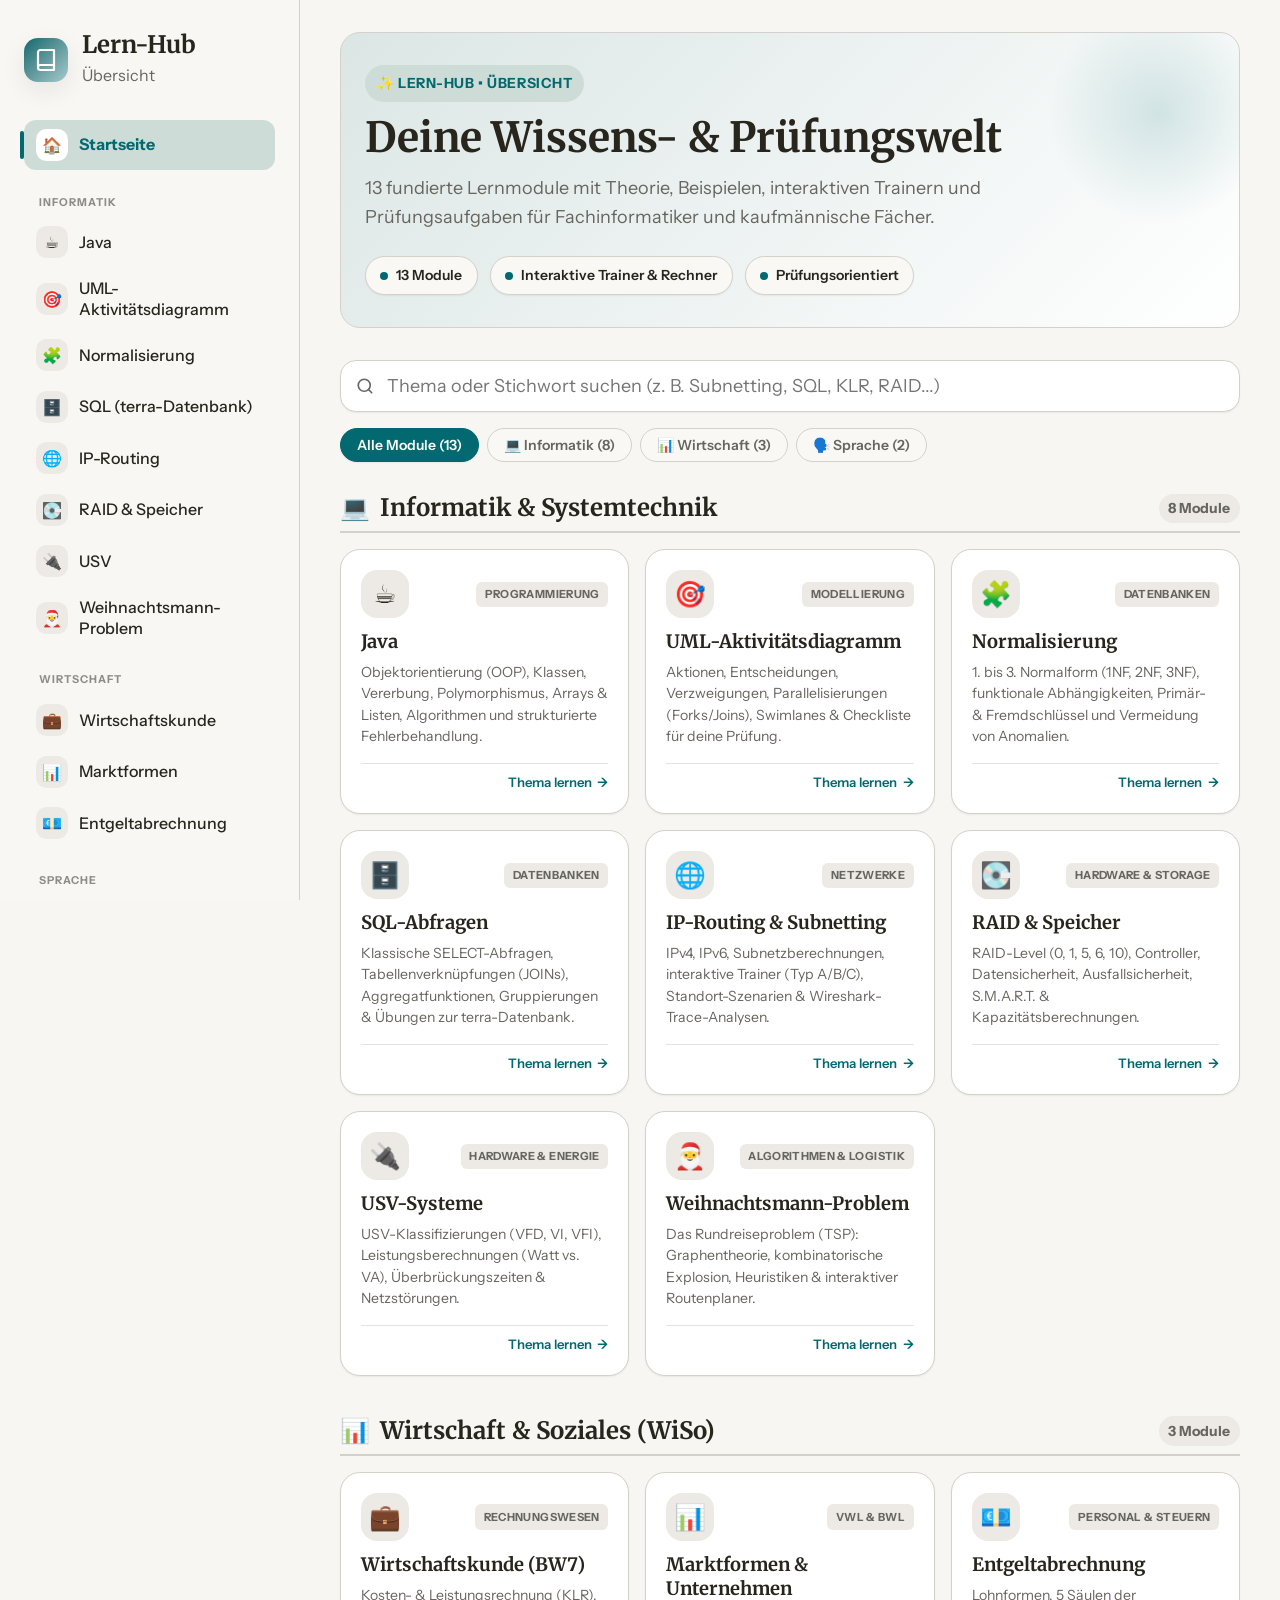
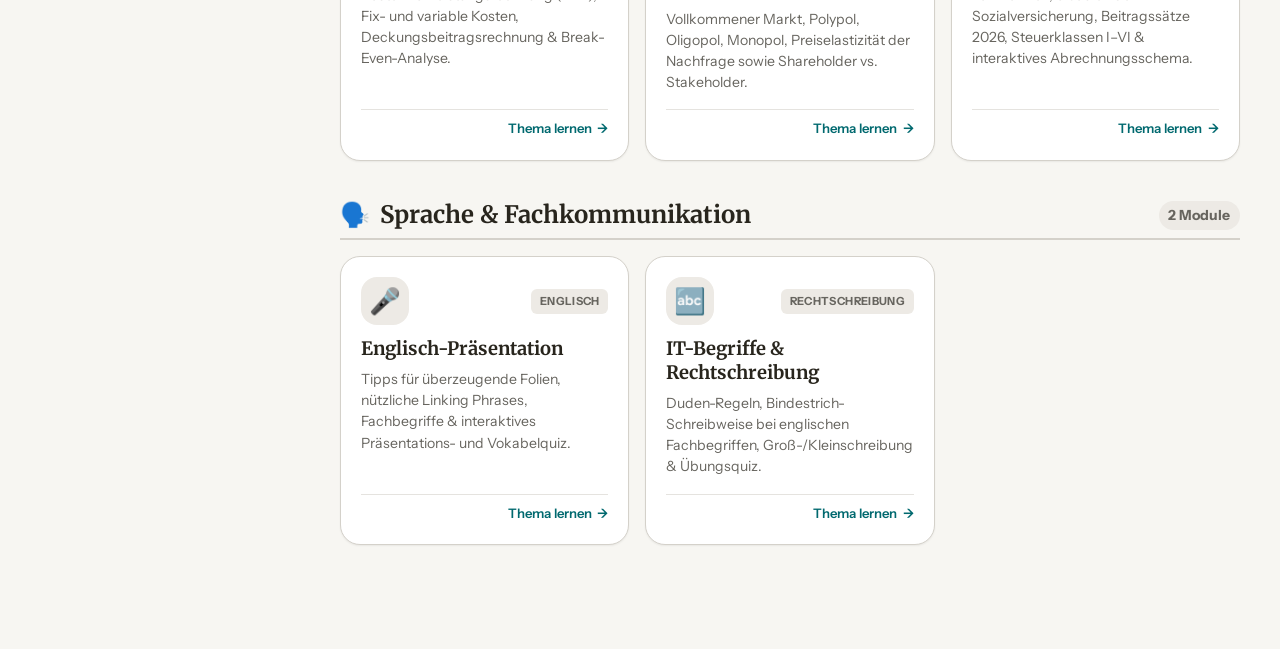
<file: index.html>
<!DOCTYPE html>
<html lang="de" data-theme="light">

<head>
    <meta charset="UTF-8">
    <meta name="viewport" content="width=device-width, initial-scale=1.0">
    <title>Lern-Hub • Übersicht aller Module</title>
    <link rel="preconnect" href="https://fonts.googleapis.com">
    <link rel="preconnect" href="https://fonts.gstatic.com" crossorigin>
    <link
        href="https://fonts.googleapis.com/css2?family=Instrument+Sans:wght@400;500;600;700&family=Merriweather:wght@700&display=swap"
        rel="stylesheet">
    <link rel="stylesheet" href="styles.css">
    <link rel="stylesheet" href="nav.css?v=2">
    <link rel="stylesheet" href="index.css">
</head>

<body>
    <div class="shell">
        <aside class="sidebar" aria-label="Seitennavigation">
            <div class="sidebar-header">
                <div class="brand">
                    <div class="logo" aria-hidden="true">
                        <svg viewBox="0 0 24 24" fill="none" stroke="currentColor" stroke-width="2.2"
                            stroke-linecap="round" stroke-linejoin="round">
                            <path d="M4 19.5v-15A2.5 2.5 0 0 1 6.5 2H20v20H6.5a2.5 2.5 0 0 1 0-5H20"></path>
                        </svg>
                    </div>
                    <div>
                        <h1>Lern-Hub</h1>
                        <p>Übersicht</p>
                    </div>
                </div>
                <button class="mobile-menu-btn" id="mobile-menu-btn" aria-label="Menü öffnen" aria-expanded="false" type="button">
                    <svg width="24" height="24" viewBox="0 0 24 24" fill="none" stroke="currentColor" stroke-width="2"
                        stroke-linecap="round" stroke-linejoin="round">
                        <line x1="3" y1="12" x2="21" y2="12"></line>
                        <line x1="3" y1="6" x2="21" y2="6"></line>
                        <line x1="3" y1="18" x2="21" y2="18"></line>
                    </svg>
                </button>
            </div>

            <!-- Wird dynamisch durch nav.js befüllt; statischer Fallback bleibt erhalten -->
            <nav class="nav" id="sidebar-nav">
                <a href="index.html" class="nav-active" aria-current="page">🏠 Startseite</a>
                <a href="java.html">☕ Java</a>
                <a href="uml.html">🎯 UML-Aktivitätsdiagramm</a>
                <a href="Normalisierung.html">🧩 Normalisierung</a>
                <a href="sql.html">🗄️ SQL</a>
                <a href="IP_Routing.html">🌐 IP-Routing</a>
                <a href="raid.html">💽 RAID &amp; Speicher</a>
                <a href="usv.html">🔌 USV</a>
                <a href="weihnachtsroute.html">🎅 Weihnachtsmann-Problem</a>
                <a href="wirtschaft.html">💼 Wirtschaftskunde</a>
                <a href="Marktformen.html">📊 Marktformen</a>
                <a href="entgeltabrechnung.html">💶 Entgeltabrechnung</a>
                <a href="englisch.html">🎤 Englisch Präsentation</a>
                <a href="it-begriffe.html">🔤 IT-Begriffe</a>
            </nav>

            <button class="theme-toggle" type="button">
                <span aria-hidden="true">◐</span><span>Hell/Dunkel</span>
            </button>
        </aside>

        <main class="content">
            <!-- Hero Header -->
            <header class="index-hero">
                <div class="eyebrow">✨ Lern-Hub • Übersicht</div>
                <h1>Deine Wissens- &amp; Prüfungswelt</h1>
                <p>13 fundierte Lernmodule mit Theorie, Beispielen, interaktiven Trainern und Prüfungsaufgaben für Fachinformatiker und kaufmännische Fächer.</p>
                <div class="hero-stats">
                    <span class="stat-pill"><span class="dot"></span> 13 Module</span>
                    <span class="stat-pill"><span class="dot"></span> Interaktive Trainer &amp; Rechner</span>
                    <span class="stat-pill"><span class="dot"></span> Prüfungsorientiert</span>
                </div>
            </header>

            <!-- Such- und Filterleiste -->
            <section class="filter-toolbar" aria-label="Module filtern">
                <div class="search-box">
                    <span class="search-icon" aria-hidden="true">
                        <svg width="18" height="18" viewBox="0 0 24 24" fill="none" stroke="currentColor" stroke-width="2.2" stroke-linecap="round" stroke-linejoin="round">
                            <circle cx="11" cy="11" r="8"></circle>
                            <line x1="21" y1="21" x2="16.65" y2="16.65"></line>
                        </svg>
                    </span>
                    <input type="search" id="module-search" class="search-input" placeholder="Thema oder Stichwort suchen (z. B. Subnetting, SQL, KLR, RAID...)" aria-label="Module durchsuchen">
                </div>

                <div class="filter-chips" role="group" aria-label="Nach Fachbereich filtern">
                    <button type="button" class="filter-chip active" data-filter="all">Alle Module (13)</button>
                    <button type="button" class="filter-chip" data-filter="informatik">💻 Informatik (8)</button>
                    <button type="button" class="filter-chip" data-filter="wirtschaft">📊 Wirtschaft (3)</button>
                    <button type="button" class="filter-chip" data-filter="sprache">🗣️ Sprache (2)</button>
                </div>
            </section>

            <!-- Kategorie 1: Informatik -->
            <section class="category-section" data-category="informatik" aria-labelledby="cat-informatik">
                <div class="category-header">
                    <h2 class="category-title" id="cat-informatik">
                        <span>💻</span> Informatik &amp; Systemtechnik
                    </h2>
                    <span class="category-count">8 Module</span>
                </div>

                <div class="module-grid">
                    <a href="java.html" class="module-card" data-category="informatik" data-tags="java oop programmierung objektorientierung algorithmen methoden">
                        <div class="module-card-header">
                            <div class="module-icon-wrap" aria-hidden="true">☕</div>
                            <span class="module-tag">Programmierung</span>
                        </div>
                        <h3>Java</h3>
                        <p>Objektorientierung (OOP), Klassen, Vererbung, Polymorphismus, Arrays &amp; Listen, Algorithmen und strukturierte Fehlerbehandlung.</p>
                        <div class="module-card-footer">
                            <span>Thema lernen</span>
                            <span class="arrow" aria-hidden="true">→</span>
                        </div>
                    </a>

                    <a href="uml.html" class="module-card" data-category="informatik" data-tags="uml aktivitätsdiagramm aktivitaetsdiagramm diagramm modellierung schule pruefung">
                        <div class="module-card-header">
                            <div class="module-icon-wrap" aria-hidden="true">🎯</div>
                            <span class="module-tag">Modellierung</span>
                        </div>
                        <h3>UML-Aktivitätsdiagramm</h3>
                        <p>Aktionen, Entscheidungen, Verzweigungen, Parallelisierungen (Forks/Joins), Swimlanes &amp; Checkliste für deine Prüfung.</p>
                        <div class="module-card-footer">
                            <span>Thema lernen</span>
                            <span class="arrow" aria-hidden="true">→</span>
                        </div>
                    </a>

                    <a href="Normalisierung.html" class="module-card" data-category="informatik" data-tags="normalisierung datenbanken 1nf 2nf 3nf schluessel sql redundanz anomalien">
                        <div class="module-card-header">
                            <div class="module-icon-wrap" aria-hidden="true">🧩</div>
                            <span class="module-tag">Datenbanken</span>
                        </div>
                        <h3>Normalisierung</h3>
                        <p>1. bis 3. Normalform (1NF, 2NF, 3NF), funktionale Abhängigkeiten, Primär- &amp; Fremdschlüssel und Vermeidung von Anomalien.</p>
                        <div class="module-card-footer">
                            <span>Thema lernen</span>
                            <span class="arrow" aria-hidden="true">→</span>
                        </div>
                    </a>

                    <a href="sql.html" class="module-card" data-category="informatik" data-tags="sql abfragen select join where group by order by terra datenbank">
                        <div class="module-card-header">
                            <div class="module-icon-wrap" aria-hidden="true">🗄️</div>
                            <span class="module-tag">Datenbanken</span>
                        </div>
                        <h3>SQL-Abfragen</h3>
                        <p>Klassische SELECT-Abfragen, Tabellenverknüpfungen (JOINs), Aggregatfunktionen, Gruppierungen &amp; Übungen zur terra-Datenbank.</p>
                        <div class="module-card-footer">
                            <span>Thema lernen</span>
                            <span class="arrow" aria-hidden="true">→</span>
                        </div>
                    </a>

                    <a href="IP_Routing.html" class="module-card" data-category="informatik" data-tags="ip routing ipv4 ipv6 subnetting maske prefix wireshark netzwerk trace">
                        <div class="module-card-header">
                            <div class="module-icon-wrap" aria-hidden="true">🌐</div>
                            <span class="module-tag">Netzwerke</span>
                        </div>
                        <h3>IP-Routing &amp; Subnetting</h3>
                        <p>IPv4, IPv6, Subnetzberechnungen, interaktive Trainer (Typ A/B/C), Standort-Szenarien &amp; Wireshark-Trace-Analysen.</p>
                        <div class="module-card-footer">
                            <span>Thema lernen</span>
                            <span class="arrow" aria-hidden="true">→</span>
                        </div>
                    </a>

                    <a href="raid.html" class="module-card" data-category="informatik" data-tags="raid speicher festplatten parity spiegelung striping smart controller">
                        <div class="module-card-header">
                            <div class="module-icon-wrap" aria-hidden="true">💽</div>
                            <span class="module-tag">Hardware &amp; Storage</span>
                        </div>
                        <h3>RAID &amp; Speicher</h3>
                        <p>RAID-Level (0, 1, 5, 6, 10), Controller, Datensicherheit, Ausfallsicherheit, S.M.A.R.T. &amp; Kapazitätsberechnungen.</p>
                        <div class="module-card-footer">
                            <span>Thema lernen</span>
                            <span class="arrow" aria-hidden="true">→</span>
                        </div>
                    </a>

                    <a href="usv.html" class="module-card" data-category="informatik" data-tags="usv strom va watt scheinleistung wirkleistung vfd vi vfi netzstoerung akku">
                        <div class="module-card-header">
                            <div class="module-icon-wrap" aria-hidden="true">🔌</div>
                            <span class="module-tag">Hardware &amp; Energie</span>
                        </div>
                        <h3>USV-Systeme</h3>
                        <p>USV-Klassifizierungen (VFD, VI, VFI), Leistungsberechnungen (Watt vs. VA), Überbrückungszeiten &amp; Netzstörungen.</p>
                        <div class="module-card-footer">
                            <span>Thema lernen</span>
                            <span class="arrow" aria-hidden="true">→</span>
                        </div>
                    </a>

                    <a href="weihnachtsroute.html" class="module-card" data-category="informatik" data-tags="weihnachtsmann tsp travelling salesperson problem optimierung graphen logistik">
                        <div class="module-card-header">
                            <div class="module-icon-wrap" aria-hidden="true">🎅</div>
                            <span class="module-tag">Algorithmen &amp; Logistik</span>
                        </div>
                        <h3>Weihnachtsmann-Problem</h3>
                        <p>Das Rundreiseproblem (TSP): Graphentheorie, kombinatorische Explosion, Heuristiken &amp; interaktiver Routenplaner.</p>
                        <div class="module-card-footer">
                            <span>Thema lernen</span>
                            <span class="arrow" aria-hidden="true">→</span>
                        </div>
                    </a>
                </div>
            </section>

            <!-- Kategorie 2: Wirtschaft -->
            <section class="category-section" data-category="wirtschaft" aria-labelledby="cat-wirtschaft">
                <div class="category-header">
                    <h2 class="category-title" id="cat-wirtschaft">
                        <span>📊</span> Wirtschaft &amp; Soziales (WiSo)
                    </h2>
                    <span class="category-count">3 Module</span>
                </div>

                <div class="module-grid">
                    <a href="wirtschaft.html" class="module-card" data-category="wirtschaft" data-tags="wirtschaft klr kosten leistungsrechnung fixkosten variable break even deckungsbeitrag bw7">
                        <div class="module-card-header">
                            <div class="module-icon-wrap" aria-hidden="true">💼</div>
                            <span class="module-tag">Rechnungswesen</span>
                        </div>
                        <h3>Wirtschaftskunde (BW7)</h3>
                        <p>Kosten- &amp; Leistungsrechnung (KLR), Fix- und variable Kosten, Deckungsbeitragsrechnung &amp; Break-Even-Analyse.</p>
                        <div class="module-card-footer">
                            <span>Thema lernen</span>
                            <span class="arrow" aria-hidden="true">→</span>
                        </div>
                    </a>

                    <a href="Marktformen.html" class="module-card" data-category="wirtschaft" data-tags="marktformen polypol monopol oligopol preisbildung elastizitaet stakeholder shareholder">
                        <div class="module-card-header">
                            <div class="module-icon-wrap" aria-hidden="true">📊</div>
                            <span class="module-tag">VWL &amp; BWL</span>
                        </div>
                        <h3>Marktformen &amp; Unternehmen</h3>
                        <p>Vollkommener Markt, Polypol, Oligopol, Monopol, Preiselastizität der Nachfrage sowie Shareholder vs. Stakeholder.</p>
                        <div class="module-card-footer">
                            <span>Thema lernen</span>
                            <span class="arrow" aria-hidden="true">→</span>
                        </div>
                    </a>

                    <a href="entgeltabrechnung.html" class="module-card" data-category="wirtschaft" data-tags="entgelt entgeltabrechnung lohn gehalt lohnformen sozialversicherung steuerklassen bbmg">
                        <div class="module-card-header">
                            <div class="module-icon-wrap" aria-hidden="true">💶</div>
                            <span class="module-tag">Personal &amp; Steuern</span>
                        </div>
                        <h3>Entgeltabrechnung</h3>
                        <p>Lohnformen, 5 Säulen der Sozialversicherung, Beitragssätze 2026, Steuerklassen I–VI &amp; interaktives Abrechnungsschema.</p>
                        <div class="module-card-footer">
                            <span>Thema lernen</span>
                            <span class="arrow" aria-hidden="true">→</span>
                        </div>
                    </a>
                </div>
            </section>

            <!-- Kategorie 3: Sprache -->
            <section class="category-section" data-category="sprache" aria-labelledby="cat-sprache">
                <div class="category-header">
                    <h2 class="category-title" id="cat-sprache">
                        <span>🗣️</span> Sprache &amp; Fachkommunikation
                    </h2>
                    <span class="category-count">2 Module</span>
                </div>

                <div class="module-grid">
                    <a href="englisch.html" class="module-card" data-category="sprache" data-tags="englisch praesentation presentation linking phrases vokabeln tipps fachvokabular">
                        <div class="module-card-header">
                            <div class="module-icon-wrap" aria-hidden="true">🎤</div>
                            <span class="module-tag">Englisch</span>
                        </div>
                        <h3>Englisch-Präsentation</h3>
                        <p>Tipps für überzeugende Folien, nützliche Linking Phrases, Fachbegriffe &amp; interaktives Präsentations- und Vokabelquiz.</p>
                        <div class="module-card-footer">
                            <span>Thema lernen</span>
                            <span class="arrow" aria-hidden="true">→</span>
                        </div>
                    </a>

                    <a href="it-begriffe.html" class="module-card" data-category="sprache" data-tags="it begriffe rechtschreibung duden bindestrich anglizismen zusammensetzungen">
                        <div class="module-card-header">
                            <div class="module-icon-wrap" aria-hidden="true">🔤</div>
                            <span class="module-tag">Rechtschreibung</span>
                        </div>
                        <h3>IT-Begriffe &amp; Rechtschreibung</h3>
                        <p>Duden-Regeln, Bindestrich-Schreibweise bei englischen Fachbegriffen, Groß-/Kleinschreibung &amp; Übungsquiz.</p>
                        <div class="module-card-footer">
                            <span>Thema lernen</span>
                            <span class="arrow" aria-hidden="true">→</span>
                        </div>
                    </a>
                </div>
            </section>

            <!-- Zustand wenn keine Suche trefft -->
            <div id="no-results" class="no-results" aria-live="polite">
                <div class="emoji" aria-hidden="true">🔍</div>
                <h3>Keine passenden Lernmodule gefunden</h3>
                <p>Versuche es mit einem anderen Begriff wie „Subnetting“, „SQL“, „KLR“ oder wähle einen anderen Fachbereich.</p>
            </div>
        </main>
    </div>

    <!-- Client-seitiger interaktiver Filter & Suche -->
    <script>
        (function() {
            var searchInput = document.getElementById('module-search');
            var filterChips = document.querySelectorAll('.filter-chip');
            var sections = document.querySelectorAll('.category-section');
            var cards = document.querySelectorAll('.module-card');
            var noResults = document.getElementById('no-results');
            var currentFilter = 'all';

            function filterModules() {
                var query = (searchInput.value || '').trim().toLowerCase();
                var visibleTotal = 0;

                sections.forEach(function(section) {
                    var sectionCategory = section.getAttribute('data-category');
                    var categoryMatchesFilter = (currentFilter === 'all' || currentFilter === sectionCategory);
                    var visibleInSection = 0;

                    var sectionCards = section.querySelectorAll('.module-card');
                    sectionCards.forEach(function(card) {
                        var title = (card.querySelector('h3').textContent || '').toLowerCase();
                        var text = (card.querySelector('p').textContent || '').toLowerCase();
                        var tags = (card.getAttribute('data-tags') || '').toLowerCase();

                        var matchesQuery = !query || 
                            title.indexOf(query) !== -1 || 
                            text.indexOf(query) !== -1 || 
                            tags.indexOf(query) !== -1;

                        if (categoryMatchesFilter && matchesQuery) {
                            card.style.display = '';
                            visibleInSection++;
                            visibleTotal++;
                        } else {
                            card.style.display = 'none';
                        }
                    });

                    // Aktualisiere Sektions-Zähler
                    var countBadge = section.querySelector('.category-count');
                    if (countBadge) {
                        countBadge.textContent = visibleInSection + (visibleInSection === 1 ? ' Modul' : ' Module');
                    }

                    // Blende Sektion aus, falls keine Karten sichtbar
                    if (visibleInSection > 0) {
                        section.classList.remove('hidden');
                    } else {
                        section.classList.add('hidden');
                    }
                });

                if (noResults) {
                    if (visibleTotal === 0) {
                        noResults.classList.add('visible');
                    } else {
                        noResults.classList.remove('visible');
                    }
                }
            }

            if (searchInput) {
                searchInput.addEventListener('input', filterModules);
            }

            filterChips.forEach(function(chip) {
                chip.addEventListener('click', function() {
                    filterChips.forEach(function(c) { c.classList.remove('active'); });
                    chip.classList.add('active');
                    currentFilter = chip.getAttribute('data-filter') || 'all';
                    filterModules();
                });
            });
        })();
    </script>

    <script src="nav.js"></script>
    <script src="script.js"></script>
</body>

</html>
</file>
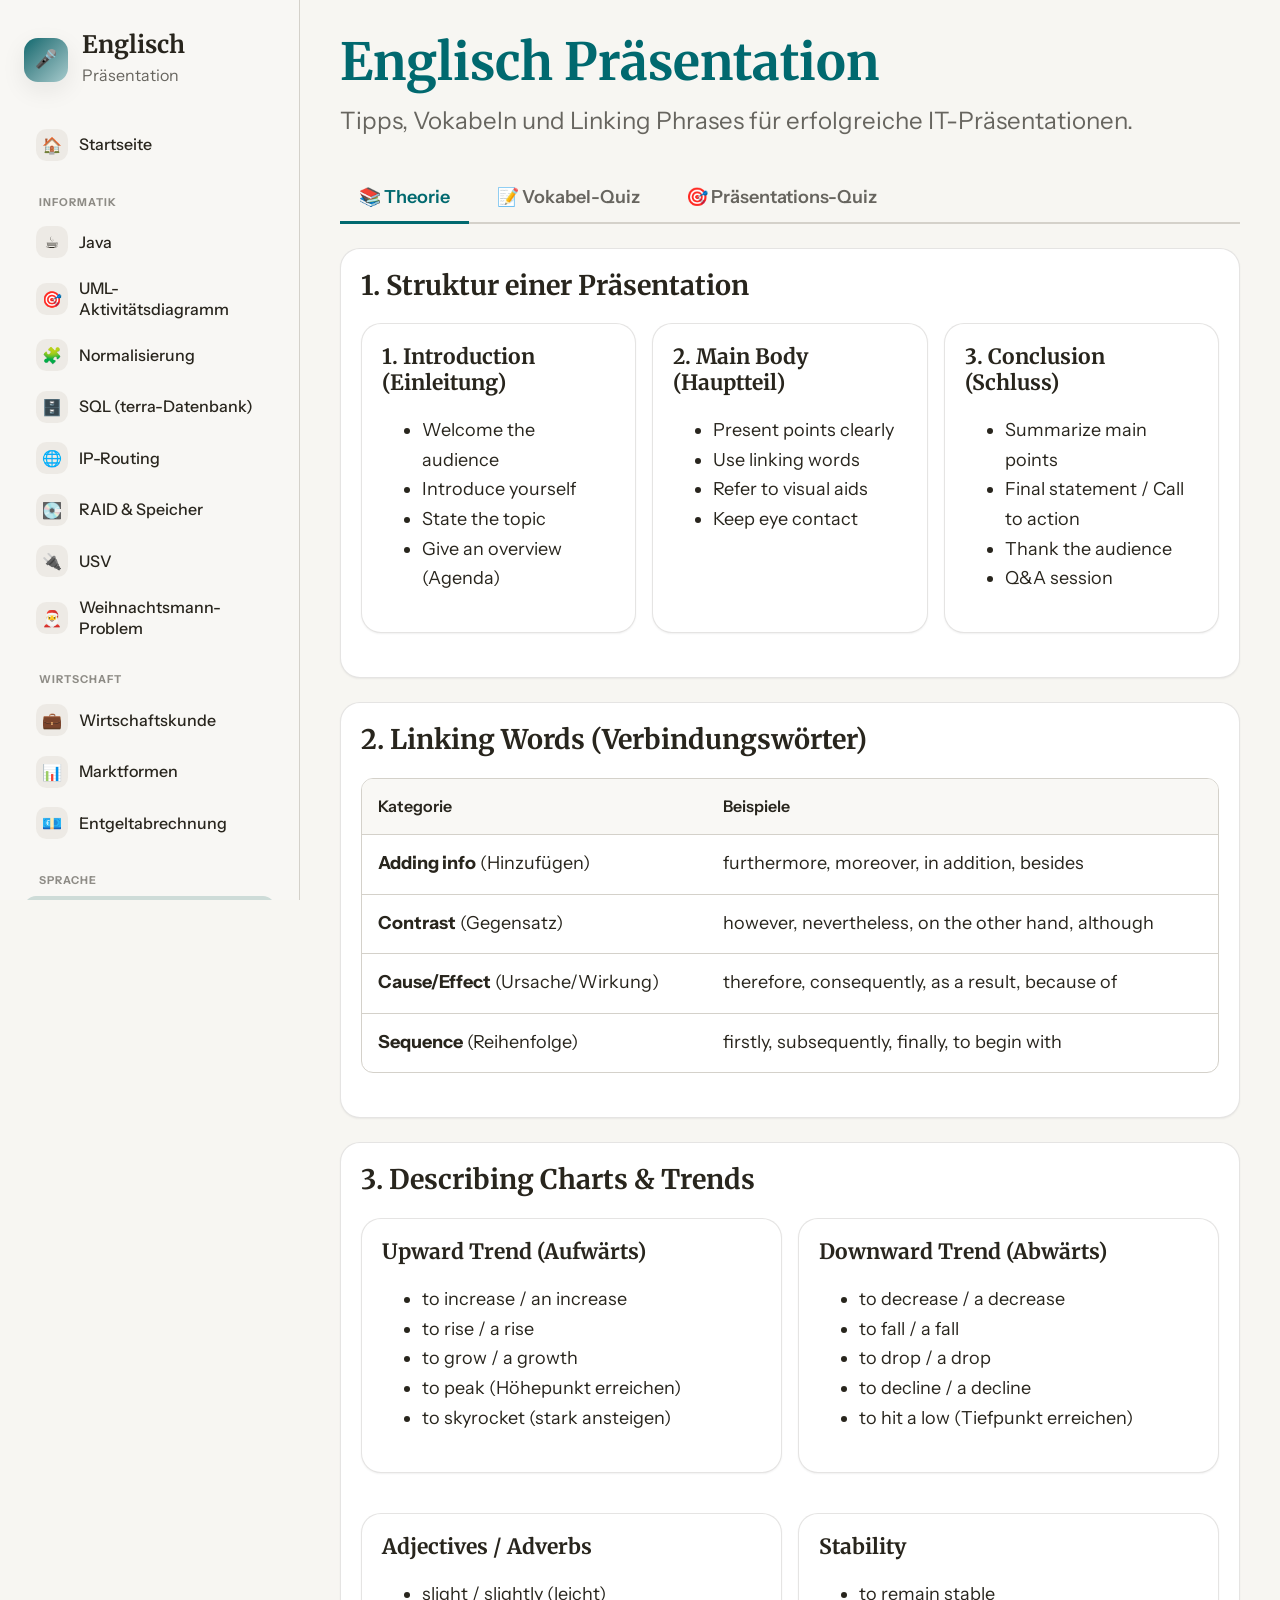
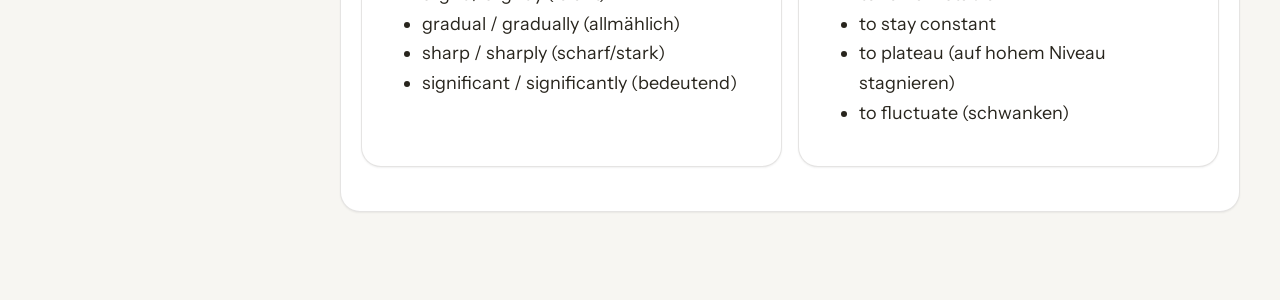
<file: englisch.html>
<!DOCTYPE html>
<html lang="de" data-theme="light">
<head>
    <meta charset="UTF-8">
    <meta name="viewport" content="width=device-width, initial-scale=1.0">
    <title>Englisch Präsentation & Vokabeln</title>
    <link rel="preconnect" href="https://fonts.googleapis.com">
    <link rel="preconnect" href="https://fonts.gstatic.com" crossorigin>
    <link href="https://fonts.googleapis.com/css2?family=Instrument+Sans:wght@400;500;600;700&family=Merriweather:wght@700&display=swap" rel="stylesheet">
    <link rel="stylesheet" href="styles.css">
    <link rel="stylesheet" href="nav.css?v=2">
</head>
<body>
    <div class="shell">
        <aside class="sidebar" aria-label="Seitennavigation">
            <div class="sidebar-header">
                <div class="brand">
                    <a href="index.html" style="text-decoration: none; color: inherit; display: flex; align-items: center; gap: .9rem;">
                        <div class="logo" aria-hidden="true">🎤</div>
                        <div>
                            <h1>Englisch</h1>
                            <p>Präsentation</p>
                        </div>
                    </a>
                </div>
                <button class="mobile-menu-btn" id="mobile-menu-btn" aria-label="Menü öffnen" aria-expanded="false">
                    <svg width="24" height="24" viewBox="0 0 24 24" fill="none" stroke="currentColor" stroke-width="2" stroke-linecap="round" stroke-linejoin="round"><line x1="3" y1="12" x2="21" y2="12"></line><line x1="3" y1="6" x2="21" y2="6"></line><line x1="3" y1="18" x2="21" y2="18"></line></svg>
                </button>
            </div>
            
            <nav class="nav" id="sidebar-nav">
                <a href="index.html" style="margin-bottom: 10px; border-bottom: 1px solid var(--color-border); padding-bottom: 10px;">← Zurück zur Übersicht</a>
                <a href="#theorie" onclick="document.querySelector('[data-tab=\'theorie\']').click();">📚 Theorie & Tipps</a>
                <a href="#vokabeln" onclick="document.querySelector('[data-tab=\'vokabeln\']').click();">📝 Vokabel-Quiz</a>
                <a href="#pres-quiz" onclick="document.querySelector('[data-tab=\'pres-quiz\']').click();">🎯 Präsentations-Quiz</a>
            </nav>
            
            <button class="theme-toggle">
                <span aria-hidden="true">◐</span><span>Hell/Dunkel</span>
            </button>
        </aside>

        <main class="content tabs-container">
            <h1 class="page-title">Englisch Präsentation</h1>
            <p class="page-subtitle">Tipps, Vokabeln und Linking Phrases für erfolgreiche IT-Präsentationen.</p>
            
            <!-- Tabs Navigation -->
            <div class="tabs-nav">
                <button class="tab-btn active" data-tab="theorie">📚 Theorie</button>
                <button class="tab-btn" data-tab="vokabeln">📝 Vokabel-Quiz</button>
                <button class="tab-btn" data-tab="pres-quiz">🎯 Präsentations-Quiz</button>
            </div>

            <!-- Tab 1: Theorie -->
            <div id="theorie" class="tab-pane active">
                <section class="card">
                    <h2>1. Struktur einer Präsentation</h2>
                    <div class="grid-3">
                        <div class="panel">
                            <h3>1. Introduction (Einleitung)</h3>
                            <ul>
                                <li>Welcome the audience</li>
                                <li>Introduce yourself</li>
                                <li>State the topic</li>
                                <li>Give an overview (Agenda)</li>
                            </ul>
                        </div>
                        <div class="panel">
                            <h3>2. Main Body (Hauptteil)</h3>
                            <ul>
                                <li>Present points clearly</li>
                                <li>Use linking words</li>
                                <li>Refer to visual aids</li>
                                <li>Keep eye contact</li>
                            </ul>
                        </div>
                        <div class="panel">
                            <h3>3. Conclusion (Schluss)</h3>
                            <ul>
                                <li>Summarize main points</li>
                                <li>Final statement / Call to action</li>
                                <li>Thank the audience</li>
                                <li>Q&A session</li>
                            </ul>
                        </div>
                    </div>
                </section>

                <section class="card">
                    <h2>2. Linking Words (Verbindungswörter)</h2>
                    <div class="table-wrap">
                        <table>
                            <tr>
                                <th>Kategorie</th>
                                <th>Beispiele</th>
                            </tr>
                            <tr>
                                <td><strong>Adding info</strong> (Hinzufügen)</td>
                                <td>furthermore, moreover, in addition, besides</td>
                            </tr>
                            <tr>
                                <td><strong>Contrast</strong> (Gegensatz)</td>
                                <td>however, nevertheless, on the other hand, although</td>
                            </tr>
                            <tr>
                                <td><strong>Cause/Effect</strong> (Ursache/Wirkung)</td>
                                <td>therefore, consequently, as a result, because of</td>
                            </tr>
                            <tr>
                                <td><strong>Sequence</strong> (Reihenfolge)</td>
                                <td>firstly, subsequently, finally, to begin with</td>
                            </tr>
                        </table>
                    </div>
                </section>

                <section class="card">
                    <h2>3. Describing Charts & Trends</h2>
                    <div class="grid-2">
                        <div class="panel">
                            <h3>Upward Trend (Aufwärts)</h3>
                            <ul>
                                <li>to increase / an increase</li>
                                <li>to rise / a rise</li>
                                <li>to grow / a growth</li>
                                <li>to peak (Höhepunkt erreichen)</li>
                                <li>to skyrocket (stark ansteigen)</li>
                            </ul>
                        </div>
                        <div class="panel">
                            <h3>Downward Trend (Abwärts)</h3>
                            <ul>
                                <li>to decrease / a decrease</li>
                                <li>to fall / a fall</li>
                                <li>to drop / a drop</li>
                                <li>to decline / a decline</li>
                                <li>to hit a low (Tiefpunkt erreichen)</li>
                            </ul>
                        </div>
                        <div class="panel">
                            <h3>Adjectives / Adverbs</h3>
                            <ul>
                                <li>slight / slightly (leicht)</li>
                                <li>gradual / gradually (allmählich)</li>
                                <li>sharp / sharply (scharf/stark)</li>
                                <li>significant / significantly (bedeutend)</li>
                            </ul>
                        </div>
                        <div class="panel">
                            <h3>Stability</h3>
                            <ul>
                                <li>to remain stable</li>
                                <li>to stay constant</li>
                                <li>to plateau (auf hohem Niveau stagnieren)</li>
                                <li>to fluctuate (schwanken)</li>
                            </ul>
                        </div>
                    </div>
                </section>
            </div>

            <!-- Tab 2: Vokabel-Quiz -->
            <div id="vokabeln" class="tab-pane">
                <div class="card" id="modeSelector">
                    <h2>Wähle deinen Quiz-Modus</h2>
                    <div style="display: flex; gap: 1rem; margin-top: 1rem;">
                        <button class="btn-primary" onclick="startQuiz('multiple-choice')">Multiple Choice (Leicht)</button>
                        <button class="btn-secondary" onclick="startQuiz('translate')">Freie Eingabe (Schwer)</button>
                    </div>
                </div>

                <div class="card" id="quizContent" style="display: none;">
                    <div style="display: flex; justify-content: space-between; align-items: center; margin-bottom: 1rem;">
                        <span class="eyebrow" id="questionCounter">Frage 1/20</span>
                        <div style="width: 200px; height: 8px; background: var(--color-surface); border-radius: 4px; overflow: hidden;">
                            <div id="progressBar" style="width: 0%; height: 100%; background: var(--color-primary); transition: width 0.3s;"></div>
                        </div>
                    </div>

                    <h3 id="questionText" style="margin-bottom: 1.5rem;"></h3>
                    
                    <div id="optionsContainer" style="display: flex; flex-direction: column; gap: 0.5rem;"></div>
                    
                    <input type="text" id="answerInput" style="display: none; width: 100%; padding: 0.8rem; border-radius: var(--radius-md); border: 1px solid var(--color-border); font-size: 1rem; font-family: var(--font-body); margin-bottom: 1rem;">
                    
                    <div id="resultMessage" class="callout" style="display: none; margin: 1rem 0;"></div>
                    
                    <button class="btn-primary" id="nextBtn" style="margin-top: 1rem; display: none;" onclick="nextQuestion()">Nächste Frage</button>
                </div>

                <div class="card" id="quizSummary" style="display: none; text-align: center;">
                    <h2>Quiz Beendet!</h2>
                    <div style="font-size: 3rem; color: var(--color-primary); margin: 1rem 0;" id="scorePercentage">100%</div>
                    <p id="scoreDisplay" style="font-size: 1.2rem; color: var(--color-text-muted);">20/20 richtig</p>
                    <button class="btn-primary" onclick="resetQuiz()" style="margin-top: 1rem;">Nochmal spielen</button>
                </div>
            </div>

            <!-- Tab 3: Präsentations-Quiz -->
            <div id="pres-quiz" class="tab-pane">
                <div class="card" id="presQuizContent">
                    <div style="display: flex; justify-content: space-between; align-items: center; margin-bottom: 1rem;">
                        <span class="eyebrow" id="presQuestionNumber">Frage 1/15</span>
                        <div style="width: 200px; height: 8px; background: var(--color-surface); border-radius: 4px; overflow: hidden;">
                            <div id="presProgressFill" style="width: 0%; height: 100%; background: var(--color-primary); transition: width 0.3s;"></div>
                        </div>
                    </div>

                    <h3 id="presQuestionText" style="margin-bottom: 1.5rem;"></h3>
                    
                    <div id="presOptionsContainer" style="display: flex; flex-direction: column; gap: 0.5rem;"></div>
                    
                    <div id="presFeedback" class="callout" style="display: none; margin: 1rem 0;"></div>
                    
                    <button class="btn-primary" id="presSubmitBtn" style="margin-top: 1rem;" onclick="submitPresAnswer()">Antwort überprüfen</button>
                </div>

                <div class="card" id="presSummary" style="display: none; text-align: center;">
                    <h2>Quiz Beendet!</h2>
                    <div style="font-size: 3rem; color: var(--color-primary); margin: 1rem 0;" id="presScoreCircle">100%</div>
                    <p id="presScoreMessage" style="font-size: 1.2rem; color: var(--color-text-muted);"></p>
                    <button class="btn-primary" onclick="resetPresQuiz()" style="margin-top: 1rem;">Nochmal spielen</button>
                </div>
            </div>

        </main>
    </div>

    <script src="nav.js"></script>
    <script src="script.js"></script>
    <script>
        // Vocabulary Quiz Logic
        const allVocab = [
            { en: "to increase", de: "steigen / zunehmen" },
            { en: "to decrease", de: "sinken / abnehmen" },
            { en: "to remain stable", de: "stabil bleiben" },
            { en: "to fluctuate", de: "schwanken" },
            { en: "to peak", de: "den Höhepunkt erreichen" },
            { en: "to hit a low", de: "den Tiefpunkt erreichen" },
            { en: "significant", de: "bedeutend / signifikant" },
            { en: "slight", de: "leicht / geringfügig" },
            { en: "sharp", de: "scharf / steil" },
            { en: "gradual", de: "allmählich" },
            { en: "furthermore", de: "außerdem / des Weiteren" },
            { en: "however", de: "jedoch" },
            { en: "therefore", de: "deshalb / daher" },
            { en: "consequently", de: "infolgedessen / folglich" },
            { en: "to summarize", de: "zusammenfassen" },
            { en: "agenda", de: "Tagesordnung / Programm" },
            { en: "chart", de: "Diagramm" },
            { en: "bar chart", de: "Säulendiagramm" },
            { en: "pie chart", de: "Kreisdiagramm" },
            { en: "line graph", de: "Liniendiagramm" }
        ];

        let currentMode = '';
        let quizQuestions = [];
        let currentQuestionIndex = 0;
        let score = 0;
        let answered = false;

        function startQuiz(mode) {
            currentMode = mode;
            document.getElementById('modeSelector').style.display = 'none';
            document.getElementById('quizContent').style.display = 'block';
            
            // Randomize questions
            quizQuestions = [...allVocab].sort(() => Math.random() - 0.5).slice(0, 10); // Take 10 questions
            currentQuestionIndex = 0;
            score = 0;
            
            loadQuestion();
        }

        function loadQuestion() {
            if (currentQuestionIndex >= quizQuestions.length) {
                endQuiz();
                return;
            }

            answered = false;
            const question = quizQuestions[currentQuestionIndex];
            
            document.getElementById('questionCounter').textContent = `Frage ${currentQuestionIndex + 1} / ${quizQuestions.length}`;
            document.getElementById('progressBar').style.width = `${(currentQuestionIndex / quizQuestions.length) * 100}%`;
            
            document.getElementById('resultMessage').style.display = 'none';
            document.getElementById('nextBtn').style.display = 'none';
            
            if (currentMode === 'multiple-choice') {
                loadMultipleChoice(question);
            } else {
                loadTranslateMode(question);
            }
        }

        function loadMultipleChoice(question) {
            document.getElementById('questionText').textContent = `Was bedeutet "${question.en}"?`;
            document.getElementById('answerInput').style.display = 'none';
            
            const optionsContainer = document.getElementById('optionsContainer');
            optionsContainer.innerHTML = '';
            
            // Generate options
            let options = [question.de];
            let otherOptions = allVocab.filter(v => v.en !== question.en).map(v => v.de);
            otherOptions.sort(() => Math.random() - 0.5);
            options.push(otherOptions[0], otherOptions[1], otherOptions[2]);
            options.sort(() => Math.random() - 0.5);
            
            options.forEach(opt => {
                const btn = document.createElement('div');
                btn.className = 'quiz-option';
                btn.textContent = opt;
                btn.onclick = () => checkAnswer(opt, question.de, btn);
                optionsContainer.appendChild(btn);
            });
        }

        function loadTranslateMode(question) {
            document.getElementById('questionText').textContent = `Übersetze ins Englische: "${question.de}"`;
            document.getElementById('optionsContainer').innerHTML = '';
            
            const input = document.getElementById('answerInput');
            input.style.display = 'block';
            input.value = '';
            input.placeholder = 'Tippe die englische Übersetzung ein...';
            input.onkeypress = (e) => {
                if (e.key === 'Enter') {
                    checkAnswer(input.value, question.en, null);
                }
            };
            input.focus();
        }

        function checkAnswer(selected, correct, element) {
            if (answered) return;
            answered = true;
            
            const isCorrect = selected.toLowerCase().trim() === correct.toLowerCase().trim();
            const resultMsg = document.getElementById('resultMessage');
            resultMsg.style.display = 'block';
            
            if (isCorrect) {
                score++;
                resultMsg.className = 'callout success';
                resultMsg.innerHTML = '<strong>✓ Richtig!</strong> Gut gemacht!';
                if(element) element.classList.add('correct');
            } else {
                resultMsg.className = 'callout warning';
                resultMsg.innerHTML = `<strong>✗ Falsch!</strong> Die richtige Antwort ist: ${correct}`;
                if(element) element.classList.add('incorrect');
            }
            
            document.getElementById('nextBtn').style.display = 'inline-flex';
        }

        function nextQuestion() {
            currentQuestionIndex++;
            loadQuestion();
        }

        function endQuiz() {
            document.getElementById('quizContent').style.display = 'none';
            document.getElementById('quizSummary').style.display = 'block';
            
            const percentage = Math.round((score / quizQuestions.length) * 100);
            document.getElementById('scorePercentage').textContent = `${percentage}%`;
            document.getElementById('scoreDisplay').textContent = `${score}/${quizQuestions.length} richtig`;
        }

        function resetQuiz() {
            document.getElementById('quizSummary').style.display = 'none';
            document.getElementById('modeSelector').style.display = 'block';
        }

        // Presentations Quiz Logic
        const presentationsQuestions = [
            {
                question: "What is the MINIMUM font size for normal text on a PowerPoint slide?",
                options: ["20pt", "30pt", "44pt", "50pt"],
                correct: 1,
                explanation: "The minimum font size for normal body text is 30pt to ensure readability for the audience."
            },
            {
                question: "How should you write a decimal number in English presentations?",
                options: ["3,25 (with comma)", "3.25 (with point)", "3-25 (with dash)", "Both A and B are correct"],
                correct: 1,
                explanation: "In English, use a POINT (3.25), not a comma. Commas are for thousands (5,000,000)."
            },
            {
                question: "Which linking phrase would you use to INTRODUCE your presentation?",
                options: ["To conclude...", "Furthermore...", "I'd like to begin by...", "On the other hand..."],
                correct: 2,
                explanation: "'I'd like to begin by...' is an introductory phrase. 'To conclude' ends a presentation."
            },
            {
                question: "Which verb describes a SHARP INCREASE in a diagram?",
                options: ["remained stable", "declined slightly", "rocketed / skyrocketed", "plateaued"],
                correct: 2,
                explanation: "'Rocketed' or 'skyrocketed' describes a sharp, sudden increase."
            },
            {
                question: "What does 'plateau' mean when describing a diagram?",
                options: ["Sharp increase", "Remains flat/stable", "Sudden drop", "Fluctuates wildly"],
                correct: 1,
                explanation: "'Plateau' = flat, no change. Numbers stay the same. Example: 'Sales plateaued at 50,000 units.'"
            }
        ];

        let presCurrentQuestion = 0;
        let presScore = 0;
        let presAnswered = false;
        let presSelectedAnswer = null;

        function loadPresQuestion() {
            if (presCurrentQuestion >= presentationsQuestions.length) {
                showPresSummary();
                return;
            }

            const question = presentationsQuestions[presCurrentQuestion];
            presAnswered = false;
            presSelectedAnswer = null;

            document.getElementById('presQuestionNumber').textContent = `Frage ${presCurrentQuestion + 1}/${presentationsQuestions.length}`;
            document.getElementById('presQuestionText').textContent = question.question;
            document.getElementById('presFeedback').style.display = 'none';
            document.getElementById('presSubmitBtn').textContent = 'Antwort überprüfen';

            const optionsContainer = document.getElementById('presOptionsContainer');
            optionsContainer.innerHTML = '';

            question.options.forEach((option, index) => {
                const optionDiv = document.createElement('div');
                optionDiv.className = 'quiz-option';
                optionDiv.textContent = option;
                optionDiv.onclick = () => {
                    if(presAnswered) return;
                    presSelectedAnswer = index;
                    document.querySelectorAll('#presOptionsContainer .quiz-option').forEach(opt => opt.classList.remove('selected'));
                    optionDiv.classList.add('selected');
                };
                optionsContainer.appendChild(optionDiv);
            });

            const progress = ((presCurrentQuestion) / presentationsQuestions.length) * 100;
            document.getElementById('presProgressFill').style.width = progress + '%';
        }

        function submitPresAnswer() {
            if (presAnswered) {
                presCurrentQuestion++;
                loadPresQuestion();
                return;
            }

            if (presSelectedAnswer === null) {
                alert('Bitte wähle eine Antwort aus!');
                return;
            }

            presAnswered = true;
            const question = presentationsQuestions[presCurrentQuestion];
            const isCorrect = presSelectedAnswer === question.correct;
            const feedbackBox = document.getElementById('presFeedback');
            feedbackBox.style.display = 'block';

            // mark correct and incorrect in UI
            const options = document.querySelectorAll('#presOptionsContainer .quiz-option');
            options[presSelectedAnswer].classList.add(isCorrect ? 'correct' : 'incorrect');
            if(!isCorrect) options[question.correct].classList.add('correct');

            if (isCorrect) {
                presScore++;
                feedbackBox.className = 'callout success';
                feedbackBox.innerHTML = `<strong>✓ Richtig!</strong> ${question.explanation}`;
            } else {
                feedbackBox.className = 'callout warning';
                feedbackBox.innerHTML = `<strong>✗ Falsch!</strong> ${question.explanation}`;
            }

            document.getElementById('presSubmitBtn').textContent = presCurrentQuestion === presentationsQuestions.length - 1 ? 'Ergebnisse anzeigen' : 'Nächste Frage';
        }

        function showPresSummary() {
            document.getElementById('presQuizContent').style.display = 'none';
            document.getElementById('presSummary').style.display = 'block';

            const percentage = Math.round((presScore / presentationsQuestions.length) * 100);
            document.getElementById('presScoreCircle').textContent = percentage + '%';

            let message = '';
            if (percentage === 100) message = 'Perfekt! Du bist ein Präsentations-Experte! 🌟';
            else if (percentage >= 80) message = 'Großartig! Du weißt Bescheid! 💪';
            else message = 'Weiter lernen! Wiederhole das Material. 📖';

            document.getElementById('presScoreMessage').textContent = `Du hast ${presScore} von ${presentationsQuestions.length} Fragen richtig beantwortet. ${message}`;
        }

        function resetPresQuiz() {
            presCurrentQuestion = 0;
            presScore = 0;
            document.getElementById('presQuizContent').style.display = 'block';
            document.getElementById('presSummary').style.display = 'none';
            loadPresQuestion();
        }

        // Init Pres Quiz
        loadPresQuestion();

    </script>
</body>
</html>
</file>
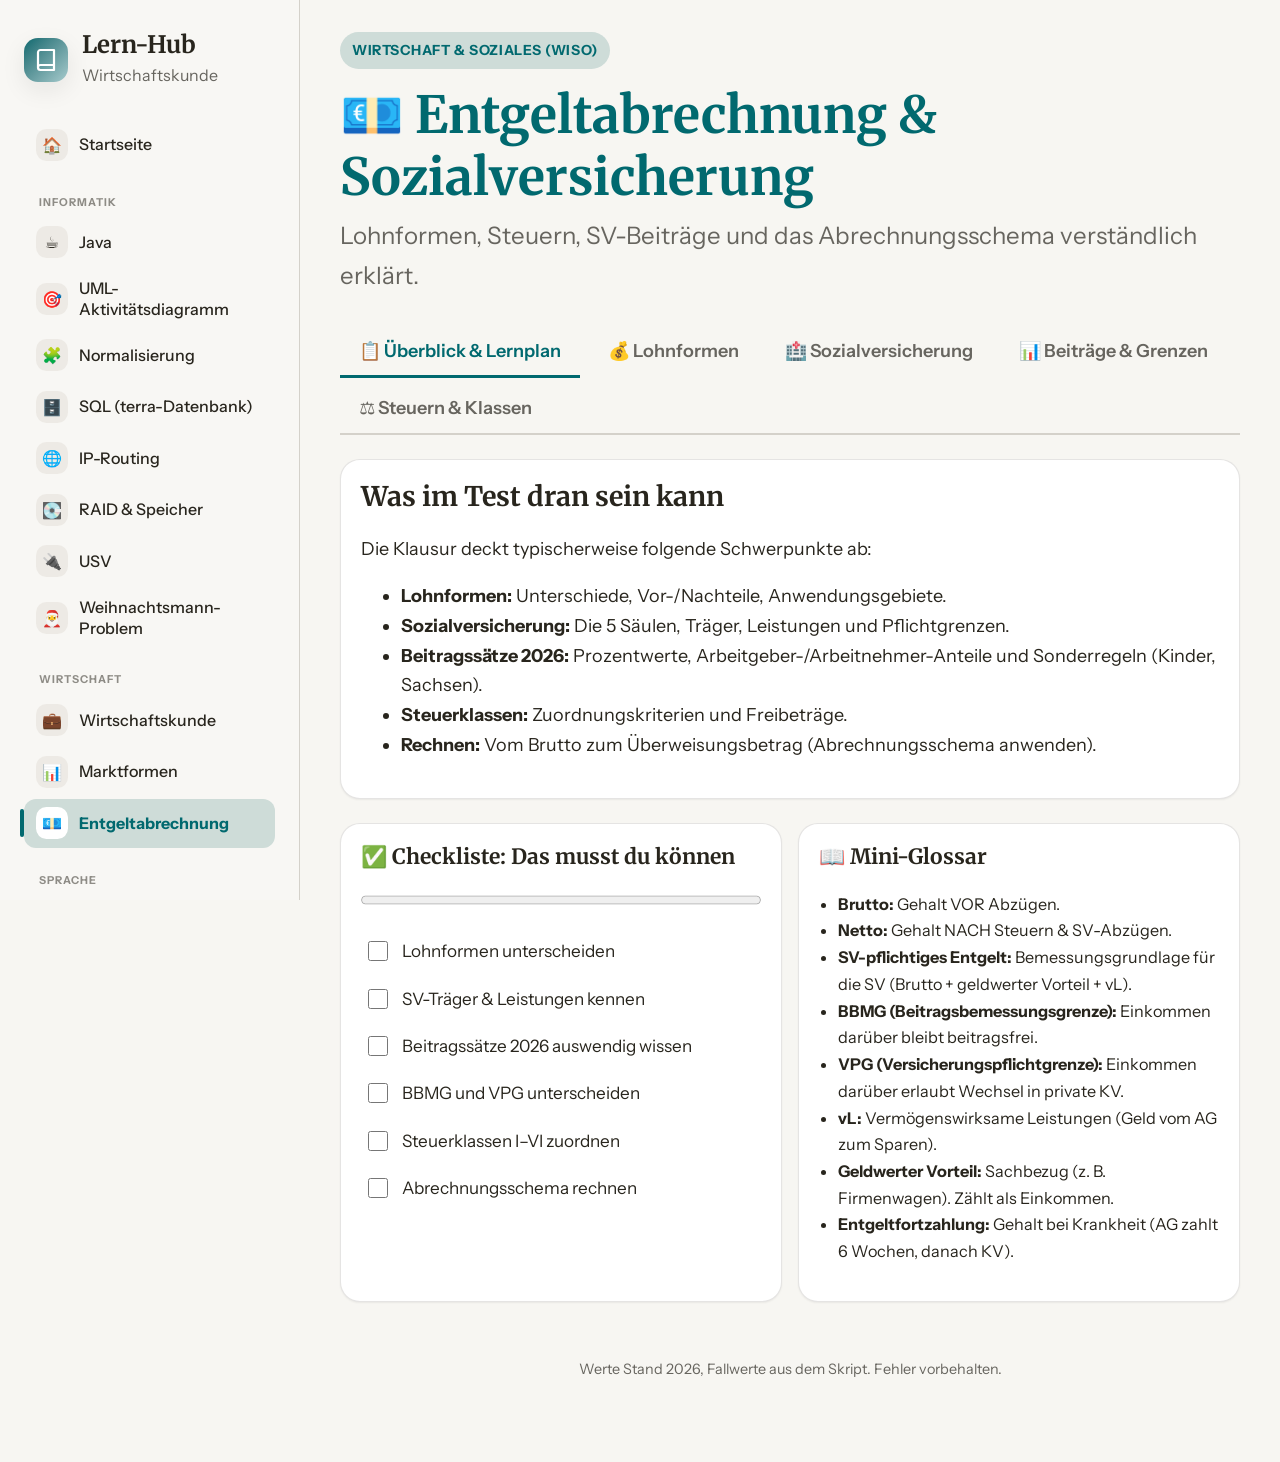
<file: entgeltabrechnung.html>
<!DOCTYPE html>
<html lang="de" data-theme="light">
<head>
    <meta charset="UTF-8">
    <meta name="viewport" content="width=device-width, initial-scale=1.0">
    <title>Entgeltabrechnung - Lern-Hub</title>
    <link rel="preconnect" href="https://fonts.googleapis.com">
    <link rel="preconnect" href="https://fonts.gstatic.com" crossorigin>
    <link href="https://fonts.googleapis.com/css2?family=Instrument+Sans:wght@400;500;600;700&family=Merriweather:wght@700&display=swap" rel="stylesheet">
    <link rel="stylesheet" href="styles.css">
    <link rel="stylesheet" href="nav.css?v=2">
    <link rel="stylesheet" href="entgelt.css">
</head>
<body>
    <div class="shell">
        <aside class="sidebar" aria-label="Seitennavigation">
            <div class="sidebar-header">
                <div class="brand">
                    <div class="logo" aria-hidden="true">
                        <svg viewBox="0 0 24 24" fill="none" stroke="currentColor" stroke-width="2.2" stroke-linecap="round" stroke-linejoin="round">
                            <path d="M4 19.5v-15A2.5 2.5 0 0 1 6.5 2H20v20H6.5a2.5 2.5 0 0 1 0-5H20"></path>
                        </svg>
                    </div>
                    <div>
                        <h1>Lern-Hub</h1>
                        <p>Wirtschaftskunde</p>
                    </div>
                </div>
                <button type="button" class="mobile-menu-btn" id="mobile-menu-btn" aria-label="Menü öffnen" aria-expanded="false">
                    <svg width="24" height="24" viewBox="0 0 24 24" fill="none" stroke="currentColor" stroke-width="2" stroke-linecap="round" stroke-linejoin="round"><line x1="3" y1="12" x2="21" y2="12"></line><line x1="3" y1="6" x2="21" y2="6"></line><line x1="3" y1="18" x2="21" y2="18"></line></svg>
                </button>
            </div>
            
            <nav class="nav" id="sidebar-nav">
                <a href="index.html">🏠 Home</a>
                <a href="wirtschaft.html">💼 Wirtschaftskunde</a>
                <a href="Marktformen.html">📊 Marktformen &amp; Unternehmen</a>
                <a href="entgeltabrechnung.html" style="background: var(--color-primary-highlight); font-weight: bold; color: var(--color-primary);" aria-current="page">💶 Entgeltabrechnung</a>
            </nav>
            
            <button type="button" class="theme-toggle">
                <span aria-hidden="true">◐</span><span>Hell/Dunkel</span>
            </button>
        </aside>

        <main class="content">
            <div class="eyebrow">Wirtschaft &amp; Soziales (WiSo)</div>
            <h1 class="page-title">💶 Entgeltabrechnung &amp; Sozialversicherung</h1>
            <p class="page-subtitle">Lohnformen, Steuern, SV-Beiträge und das Abrechnungsschema verständlich erklärt.</p>

            <div class="tabs-container">
                <div class="tabs-nav" role="tablist" aria-label="Lernthemen">
                    <button type="button" class="tab-btn active" role="tab" aria-selected="true" aria-controls="tab-ueberblick" id="btn-ueberblick" tabindex="0">📋 Überblick &amp; Lernplan</button>
                    <button type="button" class="tab-btn" role="tab" aria-selected="false" aria-controls="tab-lohnformen" id="btn-lohnformen" tabindex="-1">💰 Lohnformen</button>
                    <button type="button" class="tab-btn" role="tab" aria-selected="false" aria-controls="tab-sv" id="btn-sv" tabindex="-1">🏥 Sozialversicherung</button>
                    <button type="button" class="tab-btn" role="tab" aria-selected="false" aria-controls="tab-beitraege" id="btn-beitraege" tabindex="-1">📊 Beiträge &amp; Grenzen</button>
                    <button type="button" class="tab-btn" role="tab" aria-selected="false" aria-controls="tab-steuern" id="btn-steuern" tabindex="-1">⚖️ Steuern &amp; Klassen</button>
                </div>

                <!-- TAB 1: ÜBERBLICK & LERNPLAN -->
                <div id="tab-ueberblick" class="tab-pane active" role="tabpanel" aria-labelledby="btn-ueberblick">
                    <div class="panel">
                        <h2>Was im Test dran sein kann</h2>
                        <p>Die Klausur deckt typischerweise folgende Schwerpunkte ab:</p>
                        <ul>
                            <li><strong>Lohnformen:</strong> Unterschiede, Vor-/Nachteile, Anwendungsgebiete.</li>
                            <li><strong>Sozialversicherung:</strong> Die 5 Säulen, Träger, Leistungen und Pflichtgrenzen.</li>
                            <li><strong>Beitragssätze 2026:</strong> Prozentwerte, Arbeitgeber-/Arbeitnehmer-Anteile und Sonderregeln (Kinder, Sachsen).</li>
                            <li><strong>Steuerklassen:</strong> Zuordnungskriterien und Freibeträge.</li>
                            <li><strong>Rechnen:</strong> Vom Brutto zum Überweisungsbetrag (Abrechnungsschema anwenden).</li>
                        </ul>
                    </div>

                    <div class="grid-2">
                        <div class="card">
                            <h3>✅ Checkliste: Das musst du können</h3>
                            <progress id="learning-progress" value="0" max="100" style="width: 100%; margin-bottom: 1rem;"></progress>
                            <div class="checklist">
                                <label><input type="checkbox" class="progress-check"> Lohnformen unterscheiden</label>
                                <label><input type="checkbox" class="progress-check"> SV-Träger &amp; Leistungen kennen</label>
                                <label><input type="checkbox" class="progress-check"> Beitragssätze 2026 auswendig wissen</label>
                                <label><input type="checkbox" class="progress-check"> BBMG und VPG unterscheiden</label>
                                <label><input type="checkbox" class="progress-check"> Steuerklassen I–VI zuordnen</label>
                                <label><input type="checkbox" class="progress-check"> Abrechnungsschema rechnen</label>
                            </div>
                        </div>
                        <div class="card">
                            <h3>📖 Mini-Glossar</h3>
                            <ul style="font-size: 0.9em; padding-left: 1.2rem;">
                                <li><strong>Brutto:</strong> Gehalt VOR Abzügen.</li>
                                <li><strong>Netto:</strong> Gehalt NACH Steuern &amp; SV-Abzügen.</li>
                                <li><strong>SV-pflichtiges Entgelt:</strong> Bemessungsgrundlage für die SV (Brutto + geldwerter Vorteil + vL).</li>
                                <li><strong>BBMG (Beitragsbemessungsgrenze):</strong> Einkommen darüber bleibt beitragsfrei.</li>
                                <li><strong>VPG (Versicherungspflichtgrenze):</strong> Einkommen darüber erlaubt Wechsel in private KV.</li>
                                <li><strong>vL:</strong> Vermögenswirksame Leistungen (Geld vom AG zum Sparen).</li>
                                <li><strong>Geldwerter Vorteil:</strong> Sachbezug (z. B. Firmenwagen). Zählt als Einkommen.</li>
                                <li><strong>Entgeltfortzahlung:</strong> Gehalt bei Krankheit (AG zahlt 6 Wochen, danach KV).</li>
                            </ul>
                        </div>
                    </div>
                </div>

                <!-- TAB 2: LOHNFORMEN -->
                <div id="tab-lohnformen" class="tab-pane" role="tabpanel" aria-labelledby="btn-lohnformen" hidden>
                    <div class="panel">
                        <h2>Lohnformen im Vergleich</h2>
                        <div class="table-wrap">
                            <table class="responsive-table">
                                <thead>
                                    <tr>
                                        <th>Lohnform</th>
                                        <th>Berechnung</th>
                                        <th>Leistungsanreiz</th>
                                        <th>Kontrolle</th>
                                        <th>Geeignet für</th>
                                    </tr>
                                </thead>
                                <tbody>
                                    <tr>
                                        <td data-label="Lohnform"><strong>Zeitlohn</strong></td>
                                        <td data-label="Berechnung">Lohnsatz × Arbeitszeit</td>
                                        <td data-label="Leistungsanreiz">Gering</td>
                                        <td data-label="Kontrolle">Arbeitskontrollen nötig</td>
                                        <td data-label="Geeignet für">Kreative, gefährliche Arbeiten, hohe Qualitätsanforderungen</td>
                                    </tr>
                                    <tr>
                                        <td data-label="Lohnform"><strong>Akkordlohn</strong></td>
                                        <td data-label="Berechnung">Leistungsmenge (Geld-/Zeitakkord)</td>
                                        <td data-label="Leistungsanreiz">Sehr hoch</td>
                                        <td data-label="Kontrolle">Qualitätskontrollen nötig</td>
                                        <td data-label="Geeignet für">Gleichförmige, messbare Routinearbeiten</td>
                                    </tr>
                                    <tr>
                                        <td data-label="Lohnform"><strong>Prämienlohn</strong></td>
                                        <td data-label="Berechnung">Grundlohn + Prämie (Menge, Qualität, Ersparnis, Nutzung)</td>
                                        <td data-label="Leistungsanreiz">Hoch</td>
                                        <td data-label="Kontrolle">Teils-Teils</td>
                                        <td data-label="Geeignet für">Wenn Qualität UND Leistung gesteigert werden sollen</td>
                                    </tr>
                                    <tr>
                                        <td data-label="Lohnform"><strong>Beteiligungslohn</strong></td>
                                        <td data-label="Berechnung">Normalvergütung + Anteil am Gewinn/Erfolg</td>
                                        <td data-label="Leistungsanreiz">Mittel (langfristig)</td>
                                        <td data-label="Kontrolle">Gering</td>
                                        <td data-label="Geeignet für">Führungskräfte, starke Mitarbeiterbindung</td>
                                    </tr>
                                </tbody>
                            </table>
                        </div>
                    </div>

                    <div class="grid-2">
                        <div class="card">
                            <h3>Zeitlohn vs. Akkordlohn</h3>
                            <p><strong>Zeitlohn:</strong><br>
                            ➕ Weniger Stress/Druck<br>
                            ➕ Lohnabrechnung ist einfach<br>
                            ➕ Höhere Qualität der Arbeit<br>
                            ➖ Geringer Leistungsanreiz<br>
                            ➖ Arbeitskontrollen nötig<br>
                            ➖ Lohnkosten schwer kalkulierbar</p>
                            
                            <p><strong>Akkordlohn:</strong><br>
                            ➕ Hoher Leistungsanreiz<br>
                            ➕ Leistungsgerechte Bezahlung<br>
                            ➕ Lohnkosten exakt kalkulierbar<br>
                            ➖ Hoher Stress (Gesundheitsrisiko)<br>
                            ➖ Qualitätsverlust möglich<br>
                            ➖ Qualitätskontrollen zwingend nötig</p>
                        </div>
                        <div class="card">
                            <h3>Beteiligungslohn</h3>
                            <p><strong>Vorteile für Arbeitgeber:</strong><br>
                            - Mitarbeiter denken unternehmerisch (Kostenbewusstsein).<br>
                            - Höhere Motivation und Identifikation.<br>
                            - Geringere Fluktuation (Mitarbeiterbindung).</p>
                            
                            <p><strong>Vorteile für Arbeitnehmer:</strong><br>
                            - Mehreinkommen bei wirtschaftlichem Erfolg.<br>
                            - Einblick in die Unternehmensentwicklung.<br>
                            - Mehr Lohngerechtigkeit empfunden.</p>
                            
                            <div class="callout" style="margin-top: 1rem;">
                                <strong>💡 Merkhilfe</strong><br>
                                Zeitlohn = Bezahlung nach Anwesenheit.<br>
                                Akkordlohn = Bezahlung nach Stückzahl.<br>
                                Prämienlohn = Bezahlung nach Zielerreichung.<br>
                                Beteiligungslohn = Bezahlung nach Unternehmenserfolg.
                            </div>
                        </div>
                    </div>
                </div>

                <!-- TAB 3: SOZIALVERSICHERUNG -->
                <div id="tab-sv" class="tab-pane" role="tabpanel" aria-labelledby="btn-sv" hidden>
                    <div class="panel">
                        <div class="eyebrow">Merkregel "Wer ist zuständig?"</div>
                        <p><strong>Arbeits- und Wegeunfall</strong> ➔ Unfallversicherung.<br>
                        <strong>Freizeitunfall und Krankheit</strong> ➔ Krankenversicherung.<br>
                        <strong>Jobverlust und Insolvenz</strong> ➔ Arbeitsförderung.<br>
                        <strong>Alter, Erwerbsminderung und Tod</strong> ➔ Rentenversicherung.<br>
                        <strong>Pflegebedürftigkeit</strong> ➔ Pflegeversicherung.</p>
                    </div>

                    <div class="grid-2">
                        <div class="card sv-card">
                            <h3>Krankenversicherung (KV)</h3>
                            <ul>
                                <li><strong>(T) Träger:</strong> Krankenkassen (AOK, TK, Barmer...).</li>
                                <li><strong>(V) Pflicht für:</strong> AN bis zur Pflichtgrenze, Azubis, Rentner, ALG-I, Studierende.</li>
                                <li><strong>(L) Leistungen:</strong> Krankenbehandlung, Krankengeld (ab 7. Woche, 70% Brutto/max 90% Netto), Vorsorge (z. B. Krebsvorsorge ab best. Alter), Mutterschaft.</li>
                            </ul>
                        </div>
                        <div class="card sv-card">
                            <h3>Pflegeversicherung (PV)</h3>
                            <ul>
                                <li><strong>(T) Träger:</strong> Pflegekassen (bei den Krankenkassen).</li>
                                <li><strong>(V) Pflicht für:</strong> Alle in der GKV Versicherten (Pflege folgt Kranken).</li>
                                <li><strong>(L) Leistungen:</strong> Pflegegeld, Pflegesachleistungen, Pflegegrade 1–5, Heim-/Tagespflege.</li>
                            </ul>
                        </div>
                        <div class="card sv-card">
                            <h3>Rentenversicherung (RV)</h3>
                            <ul>
                                <li><strong>(T) Träger:</strong> Deutsche Rentenversicherung.</li>
                                <li><strong>(V) Pflicht für:</strong> Arbeitnehmer und Azubis.</li>
                                <li><strong>(L) Leistungen:</strong> Altersrente (Grenze stufenweise auf 67 Jahre bis 2029), Erwerbsminderungsrente, Hinterbliebenenrente, Rehabilitation (Reha).</li>
                            </ul>
                        </div>
                        <div class="card sv-card">
                            <h3>Arbeitslosenversicherung (AV)</h3>
                            <ul>
                                <li><strong>(T) Träger:</strong> Bundesagentur für Arbeit.</li>
                                <li><strong>(V) Pflicht für:</strong> Arbeitnehmer und Azubis.</li>
                                <li><strong>(L) Leistungen:</strong> Arbeitslosengeld I (60%, mit Kind 67% vom pauschalierten Netto), Insolvenzgeld, Kurzarbeitergeld, Vermittlung, Weiterbildung.</li>
                            </ul>
                        </div>
                        <div class="card sv-card" style="border-left: 4px solid var(--color-warning);">
                            <h3>Unfallversicherung (UV)</h3>
                            <ul>
                                <li><strong>(T) Träger:</strong> Berufsgenossenschaften und Unfallkassen.</li>
                                <li><strong>(V) Pflicht für:</strong> Beschäftigte, Azubis, Schüler, Studierende, Kita-Kinder. <em>Beitrag zahlt NUR der AG!</em></li>
                                <li><strong>(L) Leistungen:</strong> Heilbehandlung, Verletztengeld, Unfallrente (ab 20% Minderung der Erwerbsfähigkeit), Reha, Hinterbliebenenrente. <strong>Auch Wegeunfälle!</strong></li>
                            </ul>
                        </div>
                    </div>
                </div>

                <!-- TAB 4: BEITRÄGE & GRENZEN 2026 -->
                <div id="tab-beitraege" class="tab-pane" role="tabpanel" aria-labelledby="btn-beitraege" hidden>
                    <div class="panel">
                        <div style="display: flex; justify-content: space-between; flex-wrap: wrap; gap: 1rem; margin-bottom: 1rem; align-items: center;">
                            <h2>Beiträge &amp; Grenzen (Stand 2026)</h2>
                            <button type="button" id="btn-self-fill" class="btn-primary" aria-pressed="false">Tabelle selbst ausfüllen</button>
                        </div>
                        
                        <div class="table-wrap">
                            <table class="responsive-table data-table" id="sv-table">
                                <thead>
                                    <tr>
                                        <th>Abgabe / Steuer</th>
                                        <th>Arbeitnehmer trägt</th>
                                        <th>Arbeitgeber trägt</th>
                                        <th>Gesamt</th>
                                        <th>Beitragsbemessungsgrenze (BBMG)</th>
                                    </tr>
                                </thead>
                                <tbody>
                                    <!-- Steuern -->
                                    <tr>
                                        <td data-label="Abgabe"><strong>Lohnsteuer</strong></td>
                                        <td data-label="AN"><span class="val">Höhe nach Steuerklasse</span><input class="fill-input" type="text" data-answer="Höhe nach Steuerklasse"></td>
                                        <td data-label="AG"><span class="val">-</span><input class="fill-input" type="text" data-answer="-"></td>
                                        <td data-label="Gesamt"><span class="val">-</span><input class="fill-input" type="text" data-answer="-"></td>
                                        <td data-label="BBMG"><span class="val">-</span><input class="fill-input" type="text" data-answer="-"></td>
                                    </tr>
                                    <tr>
                                        <td data-label="Abgabe"><strong>Soli</strong></td>
                                        <td data-label="AN"><span class="val">5,5 % (oft 0,00 €)</span><input class="fill-input" type="text" data-answer="5,5"></td>
                                        <td data-label="AG"><span class="val">-</span><input class="fill-input" type="text" data-answer="-"></td>
                                        <td data-label="Gesamt"><span class="val">-</span><input class="fill-input" type="text" data-answer="-"></td>
                                        <td data-label="BBMG"><span class="val">Grenze: 20.350 € LSt/Jahr</span><input class="fill-input" type="text" data-answer="20350"></td>
                                    </tr>
                                    <tr>
                                        <td data-label="Abgabe"><strong>Kirchensteuer</strong></td>
                                        <td data-label="AN"><span class="val">9 % (BY/BW 8 %)</span><input class="fill-input" type="text" data-answer="9"></td>
                                        <td data-label="AG"><span class="val">-</span><input class="fill-input" type="text" data-answer="-"></td>
                                        <td data-label="Gesamt"><span class="val">-</span><input class="fill-input" type="text" data-answer="-"></td>
                                        <td data-label="BBMG"><span class="val">-</span><input class="fill-input" type="text" data-answer="-"></td>
                                    </tr>
                                    <!-- SV -->
                                    <tr>
                                        <td data-label="Abgabe"><strong>Krankenversicherung</strong></td>
                                        <td data-label="AN"><span class="val">7,3 % + halber Zusatzbeitrag</span><input class="fill-input" type="text" data-answer="7,3"></td>
                                        <td data-label="AG"><span class="val">7,3 % + halber Zusatzbeitrag</span><input class="fill-input" type="text" data-answer="7,3"></td>
                                        <td data-label="Gesamt"><span class="val">14,6 % + Zusatzbeitrag</span><input class="fill-input" type="text" data-answer="14,6"></td>
                                        <td data-label="BBMG"><span class="val">5.812,50 € / Monat</span><input class="fill-input" type="text" data-answer="5812,50"></td>
                                    </tr>
                                    <tr>
                                        <td data-label="Abgabe"><strong>Pflegeversicherung</strong> (Standard)</td>
                                        <td data-label="AN"><span class="val">1,8 %</span><input class="fill-input" type="text" data-answer="1,8"></td>
                                        <td data-label="AG"><span class="val">1,8 %</span><input class="fill-input" type="text" data-answer="1,8"></td>
                                        <td data-label="Gesamt"><span class="val">3,6 %</span><input class="fill-input" type="text" data-answer="3,6"></td>
                                        <td data-label="BBMG"><span class="val">5.812,50 € / Monat</span><input class="fill-input" type="text" data-answer="5812,50"></td>
                                    </tr>
                                    <tr>
                                        <td data-label="Abgabe"><strong>PV</strong> (Kinderlos ab 23)</td>
                                        <td data-label="AN"><span class="val">2,4 % (1,8 + 0,6)</span><input class="fill-input" type="text" data-answer="2,4"></td>
                                        <td data-label="AG"><span class="val">1,8 %</span><input class="fill-input" type="text" data-answer="1,8"></td>
                                        <td data-label="Gesamt"><span class="val">4,2 %</span><input class="fill-input" type="text" data-answer="4,2"></td>
                                        <td data-label="BBMG"><span class="val">5.812,50 € / Monat</span><input class="fill-input" type="text" data-answer="5812,50"></td>
                                    </tr>
                                    <tr>
                                        <td data-label="Abgabe"><strong>Rentenversicherung</strong></td>
                                        <td data-label="AN"><span class="val">9,3 %</span><input class="fill-input" type="text" data-answer="9,3"></td>
                                        <td data-label="AG"><span class="val">9,3 %</span><input class="fill-input" type="text" data-answer="9,3"></td>
                                        <td data-label="Gesamt"><span class="val">18,6 %</span><input class="fill-input" type="text" data-answer="18,6"></td>
                                        <td data-label="BBMG"><span class="val">8.450,00 € / Monat</span><input class="fill-input" type="text" data-answer="8450"></td>
                                    </tr>
                                    <tr>
                                        <td data-label="Abgabe"><strong>Arbeitslosenversicherung</strong></td>
                                        <td data-label="AN"><span class="val">1,3 %</span><input class="fill-input" type="text" data-answer="1,3"></td>
                                        <td data-label="AG"><span class="val">1,3 %</span><input class="fill-input" type="text" data-answer="1,3"></td>
                                        <td data-label="Gesamt"><span class="val">2,6 %</span><input class="fill-input" type="text" data-answer="2,6"></td>
                                        <td data-label="BBMG"><span class="val">8.450,00 € / Monat</span><input class="fill-input" type="text" data-answer="8450"></td>
                                    </tr>
                                    <tr>
                                        <td data-label="Abgabe"><strong>Unfallversicherung</strong></td>
                                        <td data-label="AN"><span class="val">0 %</span><input class="fill-input" type="text" data-answer="0"></td>
                                        <td data-label="AG"><span class="val">100 % (Gefahrklasse)</span><input class="fill-input" type="text" data-answer="100"></td>
                                        <td data-label="Gesamt"><span class="val">Voll vom AG</span><input class="fill-input" type="text" data-answer="-"></td>
                                        <td data-label="BBMG"><span class="val">-</span><input class="fill-input" type="text" data-answer="-"></td>
                                    </tr>
                                </tbody>
                            </table>
                            <div id="table-feedback" aria-live="polite" class="feedback-msg"></div>
                            
                            <p style="font-size: 0.85em; margin-top: 1rem; color: var(--color-text-muted);">
                                <strong>Besonderheit Abschlag PV:</strong> Ab 2 Kindern (unter 25 J.) sinkt der AN-Anteil um 0,25 % je weiteres Kind (AG bleibt bei 1,8 %).<br>
                                <strong>Besonderheit Sachsen PV:</strong> AN zahlt 2,3 %, AG zahlt 1,3 % (Kinderlos AN: 2,9 %)*<br>
                                <em>*Anmerkung: Exakte Berechnung Sachsen mit mehreren Kindern bitte prüfen, Grundverteilung ist korrekt.</em>
                            </p>
                        </div>
                    </div>

                    <div class="grid-2">
                        <div class="callout warning">
                            <strong>Typische Verwechslungen!</strong>
                            <ul>
                                <li>KV und RV haben <strong>NICHT</strong> dieselbe Grenze!</li>
                                <li>BBMG ist <strong>NICHT</strong> gleich VPG!</li>
                                <li>Zusatzbeitrag KV wird <strong>hälftig</strong> geteilt (nicht nur AN).</li>
                                <li>Unfallversicherung zahlt <strong>NUR</strong> der Arbeitgeber.</li>
                            </ul>
                        </div>
                        <div class="card">
                            <h3>BBMG vs. Pflichtgrenze</h3>
                            <p><strong>Beitragsbemessungsgrenze (BBMG):</strong> Einkommen, das über dieser Grenze liegt, bleibt beitragsfrei. Man zahlt max. für die BBMG Beiträge.</p>
                            <p><strong>Versicherungspflichtgrenze (VPG):</strong> (6.450 € im Jahr 2026). Wer darüber verdient, darf sich privat krankenversichern und verlässt die gesetzliche Pflicht.</p>
                        </div>
                    </div>

                    <div class="card" style="margin-top: 1rem;">
                        <h3>Zeitsprung: 2025 vs. 2026 (Nicht verwechseln!)</h3>
                        <p><strong>Grenzen 2025:</strong> KV/PV 5.512,50 € | RV/AV 8.050,00 € | VPG 6.150,00 €<br>
                        <strong>Grenzen 2026:</strong> KV/PV 5.812,50 € | RV/AV 8.450,00 € | VPG 6.450,00 €</p>
                    </div>
                </div>

                <!-- TAB 5: STEUERN & KLASSEN -->
                <div id="tab-steuern" class="tab-pane" role="tabpanel" aria-labelledby="btn-steuern" hidden>
                    <div class="panel">
                        <h2>Lohnsteuerklassen I bis VI</h2>
                        <div class="table-wrap">
                            <table class="responsive-table">
                                <thead>
                                    <tr>
                                        <th>Klasse</th>
                                        <th>Kriterien / Zielgruppe</th>
                                    </tr>
                                </thead>
                                <tbody>
                                    <tr><td data-label="Klasse"><strong>I</strong></td><td data-label="Kriterien">Ledig, verwitwet oder geschieden (ohne Kinder/ohne Entlastung).</td></tr>
                                    <tr><td data-label="Klasse"><strong>II</strong></td><td data-label="Kriterien">Wie I, aber <strong>mit</strong> Entlastungsbetrag für Alleinerziehende.</td></tr>
                                    <tr><td data-label="Klasse"><strong>III</strong></td><td data-label="Kriterien">Verheiratet, Ehegatte bezieht kein oder geringeres Entgelt (Partner in V).</td></tr>
                                    <tr><td data-label="Klasse"><strong>IV</strong></td><td data-label="Kriterien">Verheiratet, etwa gleiches Einkommen (Gilt "von Amts wegen" ab Heirat).</td></tr>
                                    <tr><td data-label="Klasse"><strong>V</strong></td><td data-label="Kriterien">Verheiratet, Ehegatte verdient mehr (Partner in III).</td></tr>
                                    <tr><td data-label="Klasse"><strong>VI</strong></td><td data-label="Kriterien">Arbeitnehmer mit mehreren Arbeitgebern (gilt für das zweite/weitere Arbeitsverhältnis). Hohe Abzüge.</td></tr>
                                </tbody>
                            </table>
                        </div>
                    </div>

                    <div class="grid-2">
                        <div class="callout">
                            <strong>Kinderfreibeträge</strong>
                            <p>Gibt es nur in den Klassen I bis IV. Wichtig: Im Lohnsteuerabzug mindern sie <strong>nicht</strong> die Lohnsteuer selbst, sondern dienen als Freibetrag für die Berechnung von <strong>Solidaritätszuschlag und Kirchensteuer</strong>!</p>
                        </div>
                        <div class="card">
                            <h3>Freibeträge 2026</h3>
                            <ul>
                                <li><strong>Grundfreibetrag:</strong> 12.348 €. Bis hierhin zahlt man keine Einkommensteuer.</li>
                                <li><strong>Arbeitnehmer-Pauschbetrag:</strong> 1.230 € (Werbungskostenpauschale).</li>
                                <li>In den Steuerklassen I und IV sind diese Freibeträge identisch eingearbeitet.</li>
                            </ul>
                        </div>
                    </div>

                    <div class="panel">
                        <h2>Mini-Übung: Welche Steuerklasse?</h2>
                        <div class="quiz-container">
                            <!-- JS generiert hier die Fälle und Antwortoptionen -->
                        </div>
                        <div id="quiz-feedback" aria-live="polite" style="margin-top: 1rem; font-weight: bold;"></div>
                    </div>
                </div>

            </div>
            
            <p style="text-align: center; font-size: 0.8em; color: var(--color-text-muted); margin-top: 2rem;">Werte Stand 2026, Fallwerte aus dem Skript. Fehler vorbehalten.</p>

        </main>
    </div>

    <script src="nav.js"></script>
    <script src="script.js"></script>
    <script src="entgelt.js"></script>
</body>
</html>
</file>
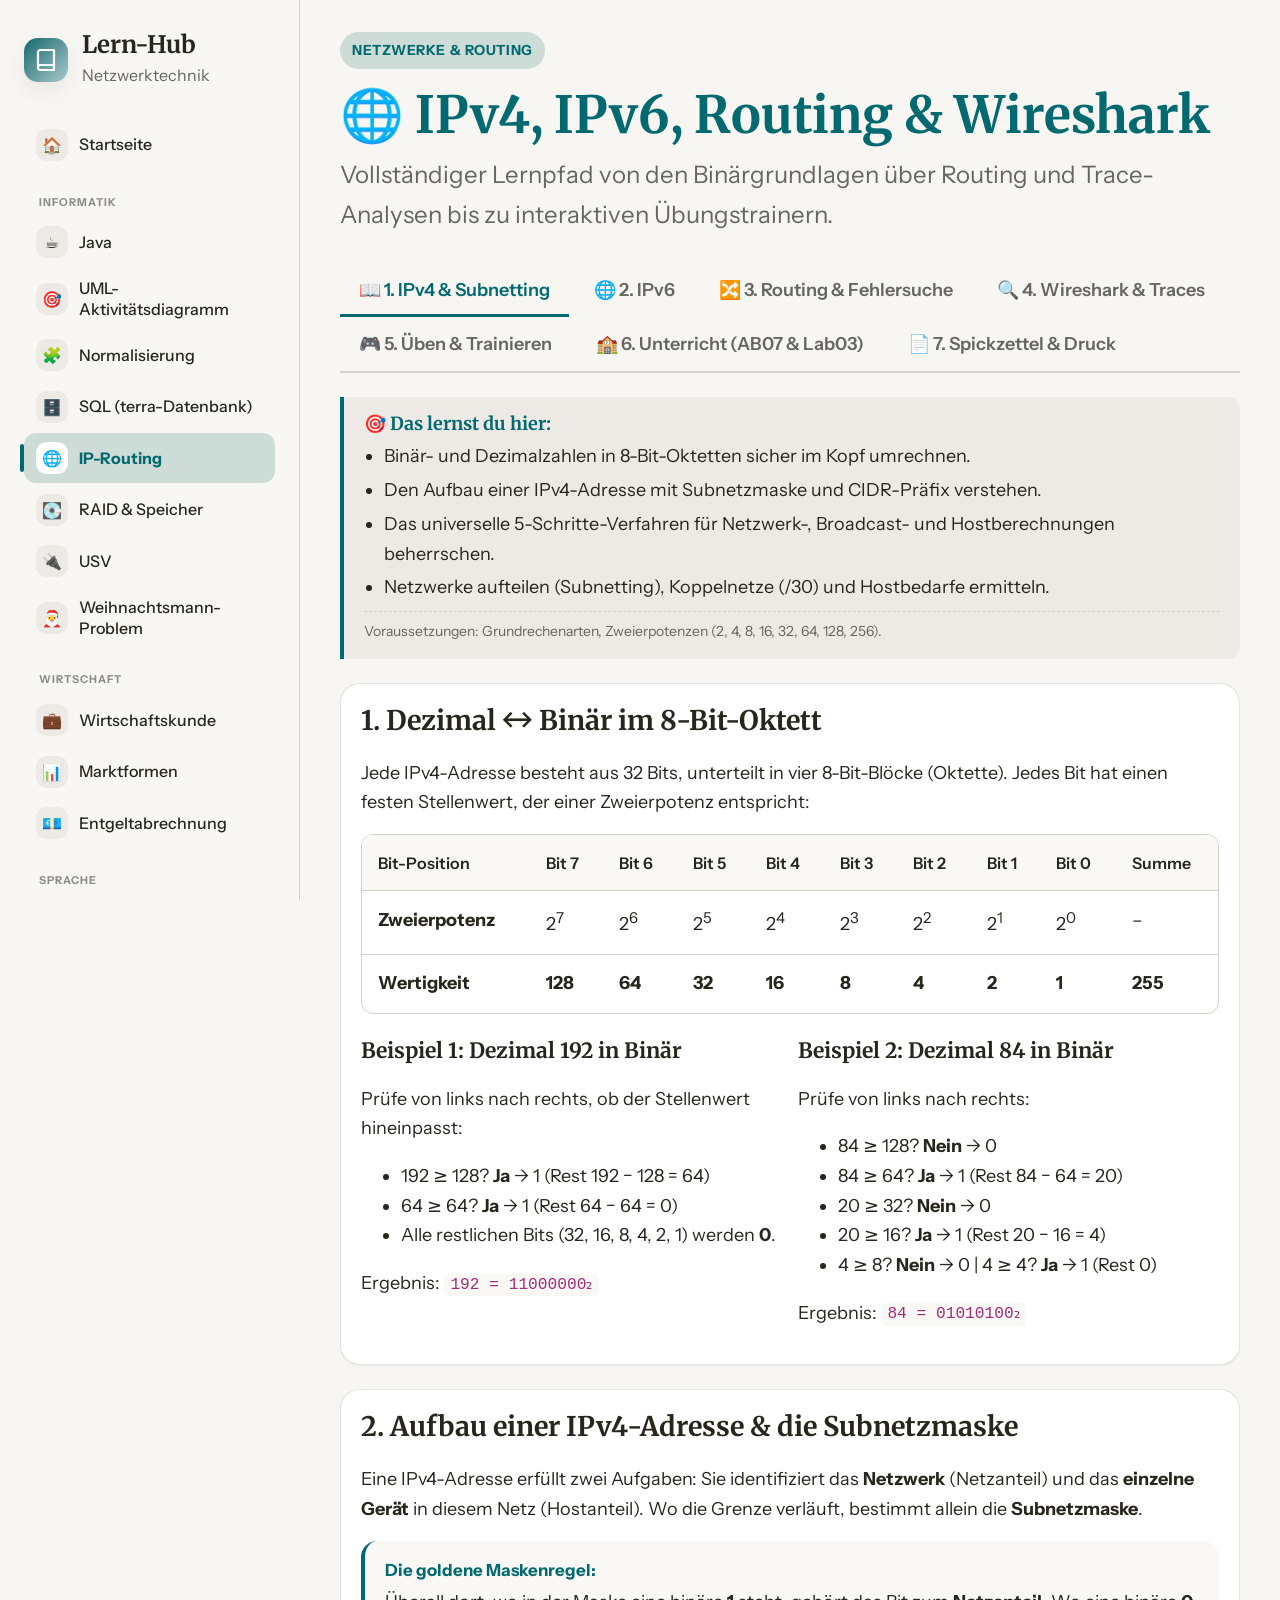
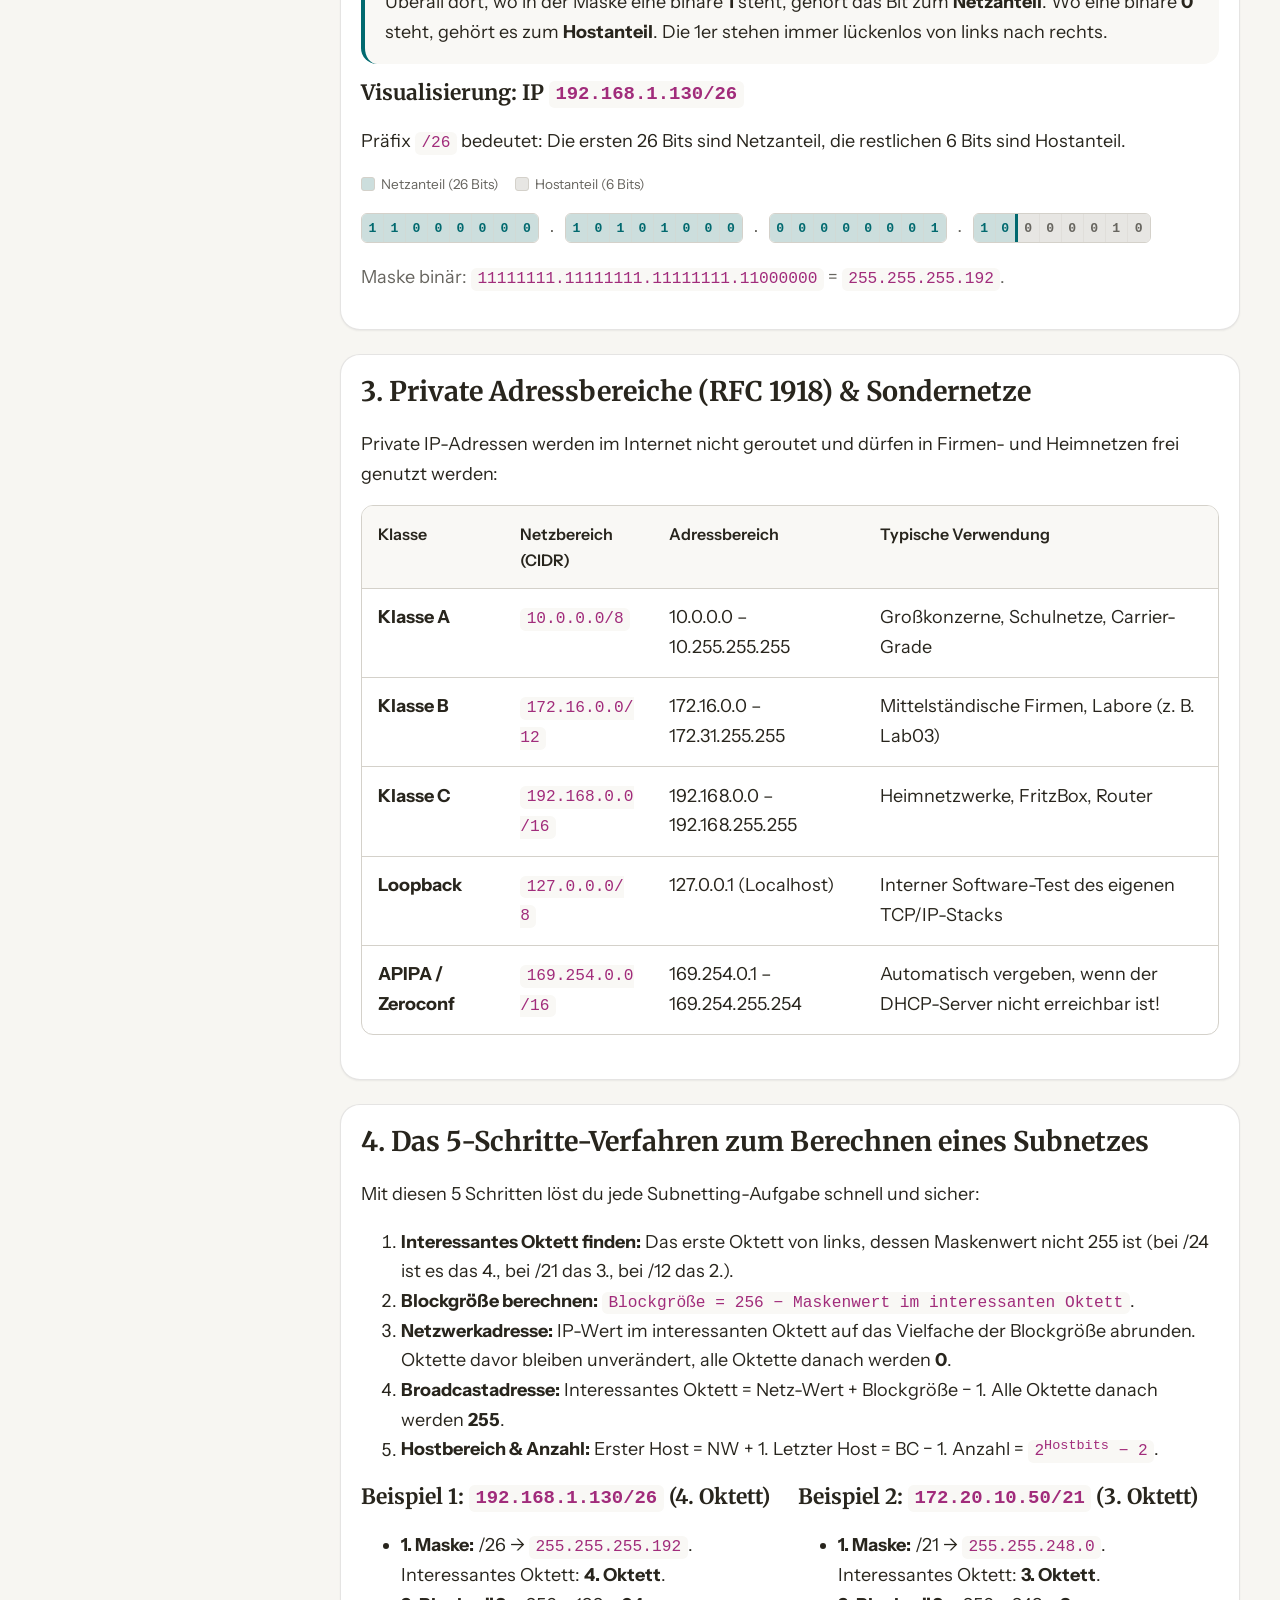
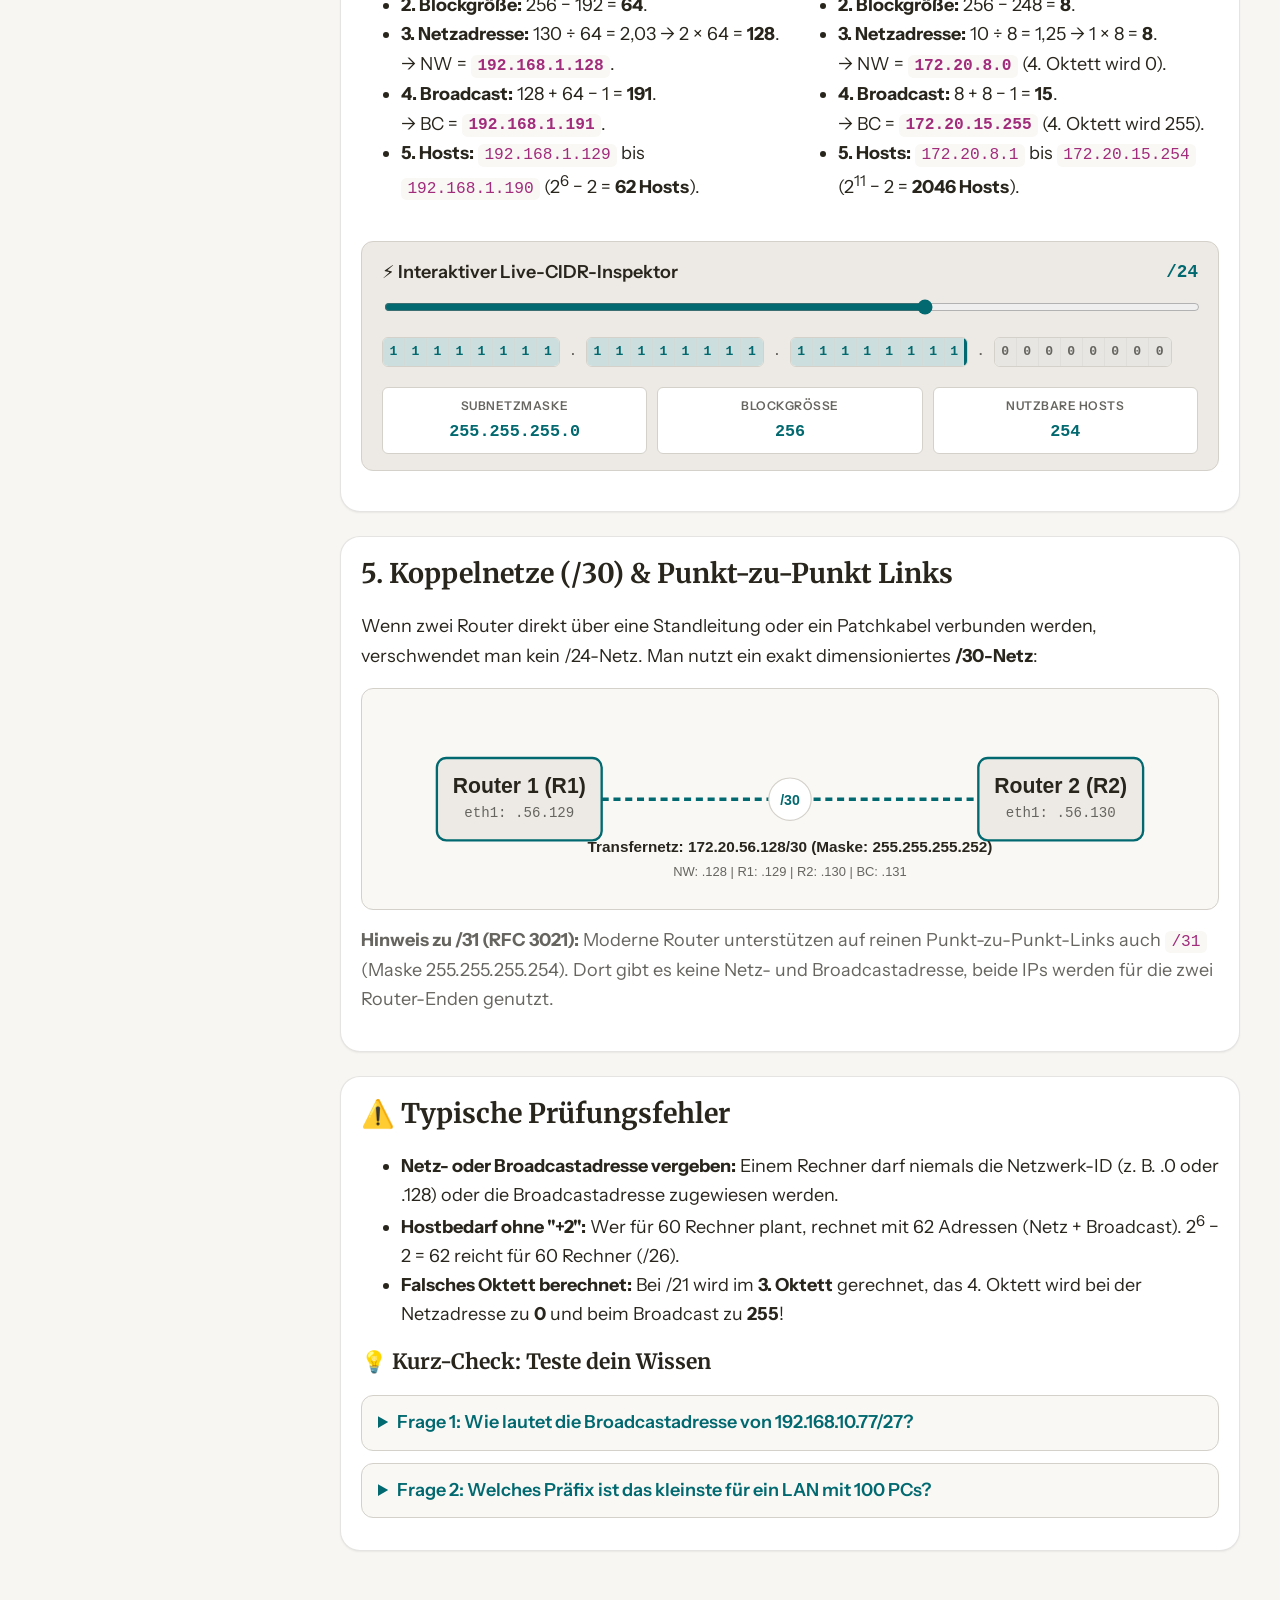
<file: IP_Routing.html>
<!DOCTYPE html>
<html lang="de" data-theme="light">
<head>
    <meta charset="UTF-8">
    <meta name="viewport" content="width=device-width, initial-scale=1.0">
    <title>Netzwerke, IPv4, IPv6, Routing & Wireshark - Lern-Hub</title>
    
    <link rel="preconnect" href="https://fonts.googleapis.com">
    <link rel="preconnect" href="https://fonts.gstatic.com" crossorigin>
    <link href="https://fonts.googleapis.com/css2?family=Instrument+Sans:wght@400;500;600;700&family=Merriweather:wght@700&display=swap" rel="stylesheet">
    <link rel="stylesheet" href="styles.css">
    <link rel="stylesheet" href="nav.css?v=2">
    <link rel="stylesheet" href="ip-routing.css">
</head>
<body>
    <div class="shell">
        <aside class="sidebar" aria-label="Seitennavigation">
            <div class="sidebar-header">
                <div class="brand">
                    <div class="logo" aria-hidden="true">
                        <svg viewBox="0 0 24 24" fill="none" stroke="currentColor" stroke-width="2.2" stroke-linecap="round" stroke-linejoin="round">
                            <path d="M4 19.5v-15A2.5 2.5 0 0 1 6.5 2H20v20H6.5a2.5 2.5 0 0 1 0-5H20"></path>
                        </svg>
                    </div>
                    <div>
                        <h1>Lern-Hub</h1>
                        <p>Netzwerktechnik</p>
                    </div>
                </div>
                <button class="mobile-menu-btn" id="mobile-menu-btn" aria-label="Menü öffnen">
                    <svg width="24" height="24" viewBox="0 0 24 24" fill="none" stroke="currentColor" stroke-width="2" stroke-linecap="round" stroke-linejoin="round"><line x1="3" y1="12" x2="21" y2="12"></line><line x1="3" y1="6" x2="21" y2="6"></line><line x1="3" y1="18" x2="21" y2="18"></line></svg>
                </button>
            </div>
            
            <nav class="nav" id="sidebar-nav">
                <a href="index.html">🏠 Zurück zum Home</a>
                <a href="IP_Routing.html" style="background: var(--color-primary-highlight); font-weight: bold; color: var(--color-primary);">🌐 IPv6 & Routing</a>
            </nav>
            
            <button class="theme-toggle">
                <span aria-hidden="true">◐</span><span>Hell/Dunkel</span>
            </button>
        </aside>

        <main class="content">
            <div class="eyebrow">Netzwerke & Routing</div>
            <h1 class="page-title">🌐 IPv4, IPv6, Routing &amp; Wireshark</h1>
            <p class="page-subtitle">Vollständiger Lernpfad von den Binärgrundlagen über Routing und Trace-Analysen bis zu interaktiven Übungstrainern.</p>

            <div class="tabs-container">
                <!-- Barrierefreie, horizontal scrollbare Tabs Navigation -->
                <div class="tabs-nav tabs-nav-scrollable" role="tablist" aria-label="Themen- und Übungsbereiche">
                    <button class="tab-btn active" data-tab="ipv4-grundlagen">📖 1. IPv4 &amp; Subnetting</button>
                    <button class="tab-btn" data-tab="ipv6">🌐 2. IPv6</button>
                    <button class="tab-btn" data-tab="routing">🔀 3. Routing &amp; Fehlersuche</button>
                    <button class="tab-btn" data-tab="wireshark">🔍 4. Wireshark &amp; Traces</button>
                    <button class="tab-btn" data-tab="ueben">🎮 5. Üben &amp; Trainieren</button>
                    <button class="tab-btn" data-tab="unterricht">🏫 6. Unterricht (AB07 &amp; Lab03)</button>
                    <button class="tab-btn" data-tab="lernzettel">📄 7. Spickzettel &amp; Druck</button>
                </div>

                <!-- =======================================================
                     TAB 1: IPv4-GRUNDLAGEN & SUBNETTING
                     ======================================================= -->
                <div id="ipv4-grundlagen" class="tab-pane active">
                    
                    <div class="learning-objectives">
                        <h3>🎯 Das lernst du hier:</h3>
                        <ul>
                            <li>Binär- und Dezimalzahlen in 8-Bit-Oktetten sicher im Kopf umrechnen.</li>
                            <li>Den Aufbau einer IPv4-Adresse mit Subnetzmaske und CIDR-Präfix verstehen.</li>
                            <li>Das universelle 5-Schritte-Verfahren für Netzwerk-, Broadcast- und Hostberechnungen beherrschen.</li>
                            <li>Netzwerke aufteilen (Subnetting), Koppelnetze (/30) und Hostbedarfe ermitteln.</li>
                        </ul>
                        <div class="prerequisites">Voraussetzungen: Grundrechenarten, Zweierpotenzen (2, 4, 8, 16, 32, 64, 128, 256).</div>
                    </div>

                    <div class="panel card">
                        <h2>1. Dezimal ↔ Binär im 8-Bit-Oktett</h2>
                        <p>Jede IPv4-Adresse besteht aus 32 Bits, unterteilt in vier 8-Bit-Blöcke (Oktette). Jedes Bit hat einen festen Stellenwert, der einer Zweierpotenz entspricht:</p>
                        
                        <div class="table-wrap">
                            <table>
                                <tr><th>Bit-Position</th><th>Bit 7</th><th>Bit 6</th><th>Bit 5</th><th>Bit 4</th><th>Bit 3</th><th>Bit 2</th><th>Bit 1</th><th>Bit 0</th><th>Summe</th></tr>
                                <tr><td><strong>Zweierpotenz</strong></td><td>2<sup>7</sup></td><td>2<sup>6</sup></td><td>2<sup>5</sup></td><td>2<sup>4</sup></td><td>2<sup>3</sup></td><td>2<sup>2</sup></td><td>2<sup>1</sup></td><td>2<sup>0</sup></td><td>–</td></tr>
                                <tr><td><strong>Wertigkeit</strong></td><td><b>128</b></td><td><b>64</b></td><td><b>32</b></td><td><b>16</b></td><td><b>8</b></td><td><b>4</b></td><td><b>2</b></td><td><b>1</b></td><td><b>255</b></td></tr>
                            </table>
                        </div>

                        <div class="grid-2" style="margin-top: var(--space-4);">
                            <div class="step-box">
                                <h3>Beispiel 1: Dezimal 192 in Binär</h3>
                                <p>Prüfe von links nach rechts, ob der Stellenwert hineinpasst:</p>
                                <ul>
                                    <li>192 ≥ 128? <b>Ja</b> → 1 (Rest 192 − 128 = 64)</li>
                                    <li>64 ≥ 64? <b>Ja</b> → 1 (Rest 64 − 64 = 0)</li>
                                    <li>Alle restlichen Bits (32, 16, 8, 4, 2, 1) werden <b>0</b>.</li>
                                </ul>
                                <p>Ergebnis: <code>192 = 11000000₂</code></p>
                            </div>
                            <div class="step-box">
                                <h3>Beispiel 2: Dezimal 84 in Binär</h3>
                                <p>Prüfe von links nach rechts:</p>
                                <ul>
                                    <li>84 ≥ 128? <b>Nein</b> → 0</li>
                                    <li>84 ≥ 64? <b>Ja</b> → 1 (Rest 84 − 64 = 20)</li>
                                    <li>20 ≥ 32? <b>Nein</b> → 0</li>
                                    <li>20 ≥ 16? <b>Ja</b> → 1 (Rest 20 − 16 = 4)</li>
                                    <li>4 ≥ 8? <b>Nein</b> → 0 | 4 ≥ 4? <b>Ja</b> → 1 (Rest 0)</li>
                                </ul>
                                <p>Ergebnis: <code>84 = 01010100₂</code></p>
                            </div>
                        </div>
                    </div>

                    <div class="panel card">
                        <h2>2. Aufbau einer IPv4-Adresse &amp; die Subnetzmaske</h2>
                        <p>Eine IPv4-Adresse erfüllt zwei Aufgaben: Sie identifiziert das <b>Netzwerk</b> (Netzanteil) und das <b>einzelne Gerät</b> in diesem Netz (Hostanteil). Wo die Grenze verläuft, bestimmt allein die <b>Subnetzmaske</b>.</p>
                        
                        <div class="callout">
                            <strong>Die goldene Maskenregel:</strong>
                            Überall dort, wo in der Maske eine binäre <b>1</b> steht, gehört das Bit zum <b>Netzanteil</b>. Wo eine binäre <b>0</b> steht, gehört es zum <b>Hostanteil</b>. Die 1er stehen immer lückenlos von links nach rechts.
                        </div>

                        <h3>Visualisierung: IP <code>192.168.1.130/26</code></h3>
                        <p>Präfix <code>/26</code> bedeutet: Die ersten 26 Bits sind Netzanteil, die restlichen 6 Bits sind Hostanteil.</p>
                        
                        <div class="bit-legend">
                            <div class="bit-legend-item"><div class="bit-legend-box net"></div><span>Netzanteil (26 Bits)</span></div>
                            <div class="bit-legend-item"><div class="bit-legend-box host"></div><span>Hostanteil (6 Bits)</span></div>
                        </div>

                        <div class="bit-bar-wrap">
                            <div class="bit-bar">
                                <div class="bit-octet">
                                    <div class="bit-cell net">1</div><div class="bit-cell net">1</div><div class="bit-cell net">0</div><div class="bit-cell net">0</div>
                                    <div class="bit-cell net">0</div><div class="bit-cell net">0</div><div class="bit-cell net">0</div><div class="bit-cell net">0</div>
                                </div>
                                <span class="bit-dot">.</span>
                                <div class="bit-octet">
                                    <div class="bit-cell net">1</div><div class="bit-cell net">0</div><div class="bit-cell net">1</div><div class="bit-cell net">0</div>
                                    <div class="bit-cell net">1</div><div class="bit-cell net">0</div><div class="bit-cell net">0</div><div class="bit-cell net">0</div>
                                </div>
                                <span class="bit-dot">.</span>
                                <div class="bit-octet">
                                    <div class="bit-cell net">0</div><div class="bit-cell net">0</div><div class="bit-cell net">0</div><div class="bit-cell net">0</div>
                                    <div class="bit-cell net">0</div><div class="bit-cell net">0</div><div class="bit-cell net">0</div><div class="bit-cell net">1</div>
                                </div>
                                <span class="bit-dot">.</span>
                                <div class="bit-octet">
                                    <div class="bit-cell net">1</div><div class="bit-cell net bit-boundary">0</div><div class="bit-cell host">0</div><div class="bit-cell host">0</div>
                                    <div class="bit-cell host">0</div><div class="bit-cell host">0</div><div class="bit-cell host">1</div><div class="bit-cell host">0</div>
                                </div>
                            </div>
                        </div>
                        <p class="note" style="color:var(--color-text-muted);">Maske binär: <code>11111111.11111111.11111111.11000000</code> = <code>255.255.255.192</code>.</p>
                    </div>

                    <div class="panel card">
                        <h2>3. Private Adressbereiche (RFC 1918) &amp; Sondernetze</h2>
                        <p>Private IP-Adressen werden im Internet nicht geroutet und dürfen in Firmen- und Heimnetzen frei genutzt werden:</p>
                        
                        <div class="table-wrap">
                            <table>
                                <tr><th>Klasse</th><th>Netzbereich (CIDR)</th><th>Adressbereich</th><th>Typische Verwendung</th></tr>
                                <tr><td><strong>Klasse A</strong></td><td><code>10.0.0.0/8</code></td><td>10.0.0.0 – 10.255.255.255</td><td>Großkonzerne, Schulnetze, Carrier-Grade</td></tr>
                                <tr><td><strong>Klasse B</strong></td><td><code>172.16.0.0/12</code></td><td>172.16.0.0 – 172.31.255.255</td><td>Mittelständische Firmen, Labore (z. B. Lab03)</td></tr>
                                <tr><td><strong>Klasse C</strong></td><td><code>192.168.0.0/16</code></td><td>192.168.0.0 – 192.168.255.255</td><td>Heimnetzwerke, FritzBox, Router</td></tr>
                                <tr><td><strong>Loopback</strong></td><td><code>127.0.0.0/8</code></td><td>127.0.0.1 (Localhost)</td><td>Interner Software-Test des eigenen TCP/IP-Stacks</td></tr>
                                <tr><td><strong>APIPA / Zeroconf</strong></td><td><code>169.254.0.0/16</code></td><td>169.254.0.1 – 169.254.255.254</td><td>Automatisch vergeben, wenn der DHCP-Server nicht erreichbar ist!</td></tr>
                            </table>
                        </div>
                    </div>

                    <div class="panel card">
                        <h2>4. Das 5-Schritte-Verfahren zum Berechnen eines Subnetzes</h2>
                        <p>Mit diesen 5 Schritten löst du jede Subnetting-Aufgabe schnell und sicher:</p>
                        
                        <ol class="steps-list">
                            <li><b>Interessantes Oktett finden:</b> Das erste Oktett von links, dessen Maskenwert nicht 255 ist (bei /24 ist es das 4., bei /21 das 3., bei /12 das 2.).</li>
                            <li><b>Blockgröße berechnen:</b> <code>Blockgröße = 256 − Maskenwert im interessanten Oktett</code>.</li>
                            <li><b>Netzwerkadresse:</b> IP-Wert im interessanten Oktett auf das Vielfache der Blockgröße abrunden. Oktette davor bleiben unverändert, alle Oktette danach werden <b>0</b>.</li>
                            <li><b>Broadcastadresse:</b> Interessantes Oktett = Netz-Wert + Blockgröße − 1. Alle Oktette danach werden <b>255</b>.</li>
                            <li><b>Hostbereich &amp; Anzahl:</b> Erster Host = NW + 1. Letzter Host = BC − 1. Anzahl = <code>2<sup>Hostbits</sup> − 2</code>.</li>
                        </ol>

                        <div class="grid-2" style="margin-top: var(--space-4);">
                            <div class="step-box">
                                <h3>Beispiel 1: <code>192.168.1.130/26</code> (4. Oktett)</h3>
                                <ul>
                                    <li><b>1. Maske:</b> /26 → <code>255.255.255.192</code>. Interessantes Oktett: <b>4. Oktett</b>.</li>
                                    <li><b>2. Blockgröße:</b> 256 − 192 = <b>64</b>.</li>
                                    <li><b>3. Netzadresse:</b> 130 ÷ 64 = 2,03 → 2 × 64 = <b>128</b>.<br>→ NW = <b><code>192.168.1.128</code></b>.</li>
                                    <li><b>4. Broadcast:</b> 128 + 64 − 1 = <b>191</b>.<br>→ BC = <b><code>192.168.1.191</code></b>.</li>
                                    <li><b>5. Hosts:</b> <code>192.168.1.129</code> bis <code>192.168.1.190</code> (2<sup>6</sup> − 2 = <b>62 Hosts</b>).</li>
                                </ul>
                            </div>
                            <div class="step-box">
                                <h3>Beispiel 2: <code>172.20.10.50/21</code> (3. Oktett)</h3>
                                <ul>
                                    <li><b>1. Maske:</b> /21 → <code>255.255.248.0</code>. Interessantes Oktett: <b>3. Oktett</b>.</li>
                                    <li><b>2. Blockgröße:</b> 256 − 248 = <b>8</b>.</li>
                                    <li><b>3. Netzadresse:</b> 10 ÷ 8 = 1,25 → 1 × 8 = <b>8</b>.<br>→ NW = <b><code>172.20.8.0</code></b> (4. Oktett wird 0).</li>
                                    <li><b>4. Broadcast:</b> 8 + 8 − 1 = <b>15</b>.<br>→ BC = <b><code>172.20.15.255</code></b> (4. Oktett wird 255).</li>
                                    <li><b>5. Hosts:</b> <code>172.20.8.1</code> bis <code>172.20.15.254</code> (2<sup>11</sup> − 2 = <b>2046 Hosts</b>).</li>
                                </ul>
                            </div>
                        </div>

                        <!-- Interaktiver Schieberegler -->
                        <div class="slider-widget">
                            <label for="cidr-range">
                                <span>⚡ Interaktiver Live-CIDR-Inspektor</span>
                                <span id="slider-val-prefix" style="color:var(--color-primary); font-family:var(--font-mono); font-size:1.1rem;">/24</span>
                            </label>
                            <input type="range" id="cidr-range" min="8" max="32" value="24" step="1" aria-label="CIDR-Präfix Schieberegler">
                            
                            <div class="bit-bar-wrap" style="margin-top:10px;">
                                <div class="bit-bar" id="slider-bit-bar"></div>
                            </div>

                            <div class="slider-stats">
                                <div class="slider-stat-card">
                                    <div class="slider-stat-label">Subnetzmaske</div>
                                    <div class="slider-stat-value" id="slider-val-mask">255.255.255.0</div>
                                </div>
                                <div class="slider-stat-card">
                                    <div class="slider-stat-label">Blockgröße</div>
                                    <div class="slider-stat-value" id="slider-val-block">256</div>
                                </div>
                                <div class="slider-stat-card">
                                    <div class="slider-stat-label">Nutzbare Hosts</div>
                                    <div class="slider-stat-value" id="slider-val-hosts">254</div>
                                </div>
                            </div>
                        </div>
                    </div>

                    <div class="panel card">
                        <h2>5. Koppelnetze (/30) &amp; Punkt-zu-Punkt Links</h2>
                        <p>Wenn zwei Router direkt über eine Standleitung oder ein Patchkabel verbunden werden, verschwendet man kein /24-Netz. Man nutzt ein exakt dimensioniertes <b>/30-Netz</b>:</p>
                        
                        <div class="diagram-container">
                            <svg viewBox="0 0 700 160" width="100%" height="160" aria-label="Netzwerkskizze Koppelnetz zwischen Router 1 und Router 2">
                                <title>Koppelnetz /30 zwischen zwei Routern</title>
                                <!-- Router 1 -->
                                <rect x="50" y="45" width="140" height="70" rx="8" fill="var(--color-surface-offset)" stroke="var(--color-primary)" stroke-width="2"/>
                                <text x="120" y="75" text-anchor="middle" font-weight="bold" fill="var(--color-text)" font-family="sans-serif">Router 1 (R1)</text>
                                <text x="120" y="95" text-anchor="middle" font-size="12" fill="var(--color-text-muted)" font-family="monospace">eth1: .56.129</text>

                                <!-- Verbindungskabel -->
                                <line x1="190" y1="80" x2="510" y2="80" stroke="var(--color-primary)" stroke-width="3" stroke-dasharray="6,4"/>
                                <circle cx="350" cy="80" r="18" fill="var(--color-surface-2)" stroke="var(--color-border)"/>
                                <text x="350" y="85" text-anchor="middle" font-size="12" font-weight="bold" fill="var(--color-primary)" font-family="sans-serif">/30</text>

                                <!-- Router 2 -->
                                <rect x="510" y="45" width="140" height="70" rx="8" fill="var(--color-surface-offset)" stroke="var(--color-primary)" stroke-width="2"/>
                                <text x="580" y="75" text-anchor="middle" font-weight="bold" fill="var(--color-text)" font-family="sans-serif">Router 2 (R2)</text>
                                <text x="580" y="95" text-anchor="middle" font-size="12" fill="var(--color-text-muted)" font-family="monospace">eth1: .56.130</text>

                                <!-- Subnetz Beschriftung -->
                                <text x="350" y="125" text-anchor="middle" font-size="13" font-weight="600" fill="var(--color-text)" font-family="sans-serif">Transfernetz: 172.20.56.128/30 (Maske: 255.255.255.252)</text>
                                <text x="350" y="145" text-anchor="middle" font-size="11" fill="var(--color-text-muted)" font-family="sans-serif">NW: .128 | R1: .129 | R2: .130 | BC: .131</text>
                            </svg>
                        </div>
                        <p class="note" style="color:var(--color-text-muted);"><b>Hinweis zu /31 (RFC 3021):</b> Moderne Router unterstützen auf reinen Punkt-zu-Punkt-Links auch <code>/31</code> (Maske 255.255.255.254). Dort gibt es keine Netz- und Broadcastadresse, beide IPs werden für die zwei Router-Enden genutzt.</p>
                    </div>

                    <div class="panel card">
                        <h2>⚠️ Typische Prüfungsfehler</h2>
                        <ul style="color:var(--color-text); line-height: 1.6;">
                            <li><b>Netz- oder Broadcastadresse vergeben:</b> Einem Rechner darf niemals die Netzwerk-ID (z. B. .0 oder .128) oder die Broadcastadresse zugewiesen werden.</li>
                            <li><b>Hostbedarf ohne "+2":</b> Wer für 60 Rechner plant, rechnet mit 62 Adressen (Netz + Broadcast). 2<sup>6</sup> − 2 = 62 reicht für 60 Rechner (/26).</li>
                            <li><b>Falsches Oktett berechnet:</b> Bei /21 wird im <b>3. Oktett</b> gerechnet, das 4. Oktett wird bei der Netzadresse zu <b>0</b> und beim Broadcast zu <b>255</b>!</li>
                        </ul>

                        <h3 style="margin-top:var(--space-5);">💡 Kurz-Check: Teste dein Wissen</h3>
                        <details class="quick-check">
                            <summary>Frage 1: Wie lautet die Broadcastadresse von 192.168.10.77/27?</summary>
                            <div class="details-content">
                                <b>Antwort:</b> Maske /27 = 255.255.255.224. Blockgröße = 256 − 224 = <b>32</b>. Vielfache von 32: 0, 32, 64, 96. Die IP 77 liegt im Block ab 64. Broadcast = 64 + 32 − 1 = <b>192.168.10.95</b>.
                            </div>
                        </details>
                        <details class="quick-check">
                            <summary>Frage 2: Welches Präfix ist das kleinste für ein LAN mit 100 PCs?</summary>
                            <div class="details-content">
                                <b>Antwort:</b> 100 PCs + 2 Adressen = 102 Adressen benötigt. 2<sup>6</sup> − 2 = 62 (zu wenig). 2<sup>7</sup> − 2 = <b>126 Hosts</b> (reicht aus!). Hostbits = 7 → Präfix = 32 − 7 = <b>/25</b>.
                            </div>
                        </details>
                    </div>

                </div>

                <!-- =======================================================
                     TAB 2: IPv6
                     ======================================================= -->
                <div id="ipv6" class="tab-pane">
                    
                    <div class="learning-objectives">
                        <h3>🎯 Das lernst du hier:</h3>
                        <ul>
                            <li>Aufbau und 128-Bit-Hexadezimalformat von IPv6-Adressen verstehen.</li>
                            <li>Die beiden offiziellen Verkürzungsregeln (Führende Nullen &amp; exakt 1x ::) anwenden.</li>
                            <li>Die vier wichtigsten IPv6-Adresstypen unterscheiden.</li>
                            <li>Subnetzbildung im 4. Hextett hexadezimal schrittgenau berechnen.</li>
                        </ul>
                    </div>

                    <div class="panel card">
                        <h2>1. Adressaufbau &amp; Hextette</h2>
                        <p>IPv6 besitzt einen gigantischen 128-Bit-Adressraum (3,4 · 10<sup>38</sup> Adressen). Eine Adresse wird in <b>8 Blöcke zu je 16 Bit (Hextette)</b> aufgeteilt, die durch Doppelpunkte getrennt und hexadezimal (Ziffern 0–9, a–f) notiert werden.</p>
                        
                        <div class="diagram-container">
                            <svg viewBox="0 0 720 140" width="100%" height="140" aria-label="Diagramm IPv6 Adressaufbau mit Global Routing Prefix, Subnet-ID und Interface-ID">
                                <title>IPv6 Adressaufbau (Global Unicast)</title>
                                <!-- Global Routing Prefix -->
                                <rect x="20" y="30" width="260" height="55" rx="6" fill="var(--color-surface-offset)" stroke="var(--color-primary)" stroke-width="2"/>
                                <text x="150" y="55" text-anchor="middle" font-weight="bold" fill="var(--color-text)" font-family="sans-serif">Global Routing Prefix</text>
                                <text x="150" y="74" text-anchor="middle" font-size="12" fill="var(--color-primary)" font-family="sans-serif">48 Bits (vom Provider zugewiesen)</text>

                                <!-- Subnet ID -->
                                <rect x="290" y="30" width="130" height="55" rx="6" fill="var(--color-surface-offset)" stroke="var(--color-warning)" stroke-width="2"/>
                                <text x="355" y="55" text-anchor="middle" font-weight="bold" fill="var(--color-text)" font-family="sans-serif">Subnet-ID</text>
                                <text x="355" y="74" text-anchor="middle" font-size="12" fill="var(--color-warning)" font-family="sans-serif">16 Bits (Kunde)</text>

                                <!-- Interface ID -->
                                <rect x="430" y="30" width="270" height="55" rx="6" fill="var(--color-surface-offset)" stroke="var(--color-success)" stroke-width="2"/>
                                <text x="565" y="55" text-anchor="middle" font-weight="bold" fill="var(--color-text)" font-family="sans-serif">Interface-ID (Host-Anteil)</text>
                                <text x="565" y="74" text-anchor="middle" font-size="12" fill="var(--color-success)" font-family="sans-serif">64 Bits (Client / EUI-64)</text>

                                <text x="360" y="115" text-anchor="middle" font-size="12" fill="var(--color-text-muted)" font-family="monospace">2001 : 0db8 : 3c4d : [ 0001 ] : 0000 : 0000 : 0000 : 000a</text>
                            </svg>
                        </div>
                    </div>

                    <div class="panel card">
                        <h2>2. Die Verkürzungsregeln (Compressed Format)</h2>
                        <p>Da 128 Bits sehr lang sind, gibt es zwei standardisierte Kürzungsregeln:</p>
                        
                        <div class="grid-2">
                            <div class="step-box">
                                <h3>Regel 1: Führende Nullen weglassen</h3>
                                <p>In jedem einzelnen 16-Bit-Hextett dürfen führende Nullen entfallen:</p>
                                <ul>
                                    <li><code>0db8</code> → <code>db8</code></li>
                                    <li><code>0001</code> → <code>1</code></li>
                                    <li><code>0000</code> → <code>0</code> (mindestens eine Null bleibt stehen!)</li>
                                </ul>
                            </div>
                            <div class="step-box">
                                <h3>Regel 2: Der Doppel-Doppelpunkt (::)</h3>
                                <p>Eine Folge aufeinanderfolgender Null-Hextette darf durch <code>::</code> ersetzt werden.</p>
                                <div class="callout warning">
                                    <strong>Achtung Prüfungsfalle:</strong>
                                    Die <code>::</code>-Kürzung darf <b>pro Adresse exakt 1x</b> vorkommen! Bei zwei <code>::</code> wäre die Adresse mathematisch nicht mehr eindeutig rekonstruierbar.
                                </div>
                            </div>
                        </div>

                        <h3>Durchgerechnetes Kürzungsbeispiel:</h3>
                        <ol class="steps-list">
                            <li>Ausgangsadresse: <code>2001:0db8:0000:0000:0008:0800:200c:417a</code></li>
                            <li>Regel 1 (führende Nullen): <code>2001:db8:0:0:8:800:200c:417a</code></li>
                            <li>Regel 2 (Nullen zusammenfassen): <b><code>2001:db8::8:800:200c:417a</code></b></li>
                        </ol>
                        <p><b>Gegenbeispiel (falsch!):</b> <code>2001::8::1</code> ist ungültig, da unklar ist, ob links 4 und rechts 2 Nullen fehlen oder umgekehrt.</p>
                    </div>

                    <div class="panel card">
                        <h2>3. Die 4 wichtigsten IPv6-Adresstypen</h2>
                        <div class="table-wrap">
                            <table>
                                <tr><th>Adresstyp</th><th>Präfix</th><th>Gültigkeit &amp; Eigenschaften</th></tr>
                                <tr>
                                    <td><strong>Global Unicast</strong></td>
                                    <td><code>2000::/3</code></td>
                                    <td>Weltweit eindeutige, öffentlich im Internet routingfähige Adresse (beginnt mit 2 oder 3).</td>
                                </tr>
                                <tr>
                                    <td><strong>Link-Local</strong></td>
                                    <td><code>FE80::/10</code></td>
                                    <td>Nur im lokalen Netzwerksegment (Layer 2) gültig. Wird <b>nie</b> geroutet. Jedes aktivierte IPv6-Interface benötigt zwingend eine Link-Local-Adresse (Autokonfiguration)!</td>
                                </tr>
                                <tr>
                                    <td><strong>Unique Local (ULA)</strong></td>
                                    <td><code>FC00::/7</code></td>
                                    <td>Private Netze (wie 192.168.x.x bei IPv4). <em>Präzisierung:</em> In der Praxis wird <code>FD00::/8</code> mit zufälliger 40-Bit Global-ID verwendet. Nicht im Internet routingfähig.</td>
                                </tr>
                                <tr>
                                    <td><strong>Loopback</strong></td>
                                    <td><code>::1/128</code></td>
                                    <td>Lokales Loopback auf das eigene Gerät (entspricht 127.0.0.1 bei IPv4).</td>
                                </tr>
                            </table>
                        </div>
                        <p class="note" style="color:var(--color-text-muted);"><b>Wichtig:</b> Bei IPv6 gibt es <b>keinen Broadcast</b> mehr! Stattdessen wird Multicast (<code>FF00::/8</code>) genutzt, was die Netzwerkbelastung drastisch senkt.</p>
                    </div>

                    <div class="panel card">
                        <h2>4. IPv6 Subnetzbildung berechnen</h2>
                        <p>Im Firmennetzwerk erhält man meist ein <code>/48</code>- oder <code>/56</code>-Präfix vom Provider. Subnetze werden durch Ändern der Bits im 4. Hextett gebildet.</p>
                        
                        <div class="step-box">
                            <h3>Beispiel 1: <code>2001:db8:acad::/48</code> für 7 Standorte aufteilen</h3>
                            <ol class="steps-list">
                                <li><b>Bits leihen:</b> Für 7 Standorte suchen wir die kleinste Zweierpotenz: 2<sup>3</sup> = 8 ≥ 7 → Wir leihen <b>3 Bits</b>.</li>
                                <li><b>Neues Präfix:</b> 48 + 3 = <b>/51</b>.</li>
                                <li><b>Hextett:</b> Bit 48 bis 64 liegen im <b>4. Hextett</b>. Vom 4. Hextett sind 3 Bits belegt (51 − 48 = 3), es bleiben 16 − 3 = <b>13 Bits frei</b>.</li>
                                <li><b>Schrittweite:</b> Dezimal: 2<sup>13</sup> = 8192. Hexadezimal: 8192 = <b>2000 hex</b>.</li>
                                <li><b>Subnetze aufstellen:</b><br>
                                    Netz 1: <code>2001:db8:acad:0000::/51</code><br>
                                    Netz 2: <code>2001:db8:acad:2000::/51</code><br>
                                    Netz 3: <code>2001:db8:acad:4000::/51</code><br>
                                    Netz 4: <code>2001:db8:acad:6000::/51</code>
                                </li>
                            </ol>
                        </div>

                        <div class="table-wrap">
                            <h4 style="margin-top:14px;">Hexadezimale Schrittweiten-Referenz</h4>
                            <table>
                                <tr><th>Freie Bits im Hextett</th><td>1</td><td>2</td><td>3</td><td>4</td><td>8</td><td>12</td></tr>
                                <tr><th>Schrittweite dezimal</th><td>2</td><td>4</td><td>8</td><td>16</td><td>256</td><td>4096</td></tr>
                                <tr><th>Schrittweite hexadezimal</th><td><code>0002</code></td><td><code>0004</code></td><td><code>0008</code></td><td><code>0010</code></td><td><code>0100</code></td><td><code>1000</code></td></tr>
                            </table>
                        </div>

                        <h3 style="margin-top:var(--space-5);">💡 Kurz-Check</h3>
                        <details class="quick-check">
                            <summary>Frage: Warum darf :: in einer IPv6-Adresse nur einmal verwendet werden?</summary>
                            <div class="details-content">
                                <b>Antwort:</b> Wenn <code>::</code> zweimal vorkäme (z. B. <code>2001::1::2</code>), wüsste der Rechner nicht, wie viele 16-Bit-Nullblöcke an welcher Stelle fehlen, um die 128 Bits aufzufüllen. Die Rekonstruktion wäre nicht eindeutig.
                            </div>
                        </details>
                    </div>

                </div>

                <!-- =======================================================
                     TAB 3: ROUTING & FEHLERSUCHE
                     ======================================================= -->
                <div id="routing" class="tab-pane">
                    
                    <div class="learning-objectives">
                        <h3>🎯 Das lernst du hier:</h3>
                        <ul>
                            <li>Die Kernaufgabe eines Standard-Gateways und die Routing-Tabelle verstehen.</li>
                            <li>Die logische Entscheidung "Paket lokal versenden oder an Router übergeben" nachvollziehen.</li>
                            <li>Die systematische 5-Schritte-Ping-Reihe zur schnellen Fehlersuche anwenden.</li>
                            <li>Klassische Netzwerkfehler aus Filius und Lab03 identifizieren und beheben.</li>
                        </ul>
                    </div>

                    <div class="panel card">
                        <h2>1. Wie entscheidet ein Host: "Lokal oder Router"?</h2>
                        <p>Bevor ein PC ein Paket absendet, vergleicht er die Ziel-IP mit seiner eigenen Subnetzmaske:</p>
                        <div class="callout">
                            <code>(Ziel-IP UND eigene Subnetzmaske) == eigene Netzwerkadresse?</code>
                            <ul>
                                <li><b>JA (Ziel ist im selben LAN):</b> Der PC sendet einen <b>ARP-Request</b> im lokalen Netz aus, um die MAC-Adresse des Empfängers zu ermitteln, und schickt den Frame direkt ab.</li>
                                <li><b>NEIN (Ziel ist in einem fremden Netz):</b> Das Paket muss über das <b>Standard-Gateway (den Router)</b> geroutet werden. Der PC sendet das Paket an die <b>MAC-Adresse des Routers</b>!</li>
                            </ul>
                        </div>

                        <div class="step-box" style="margin-top:var(--space-4);">
                            <h3>Fehleranalyse aus Lab03: Warum scheitert der Ping nach Dresden?</h3>
                            <p>In Lab03 hatten PC-L10 und PC-L11 versehentlich die Maske <code>/20</code> (255.255.240.0) statt <code>/21</code> (255.255.248.0) konfiguriert:</p>
                            <ul>
                                <li>Mit <code>/20</code> reicht das lokale Subnetz von <code>172.20.0.0</code> bis <code>172.20.15.255</code>!</li>
                                <li>Dresden liegt im Netz <code>172.20.8.0/21</code>.</li>
                                <li><b>Die Folge:</b> Der Rechner PC-L10 glaubt fälschlicherweise, dass Dresden im <b>eigenen lokalen LAN</b> liegt. Er schickt das Paket <i>nicht</i> an das Gateway, sondern sendet verzweifelt lokale ARP-Requests ins Leipziger LAN – der Ping schlägt fehl!</li>
                            </ul>
                        </div>
                    </div>

                    <div class="panel card">
                        <h2>2. Routing-Tabelle, Default-Route &amp; ARP in 3 Sätzen</h2>
                        
                        <div class="grid-2">
                            <div class="step-box">
                                <h3>Die Default-Route (0.0.0.0/0)</h3>
                                <p>Wenn für ein Ziel kein spezifischer Routing-Eintrag existiert, greift die <b>Default-Route</b> (Gateway of Last Resort):</p>
                                <code>Ziel: 0.0.0.0 | Maske: 0.0.0.0 | Gateway: [Router-IP des ISP]</code>
                                <p style="margin-top:6px;">Fehlt diese Route auf dem Router, können keine Webseiten im Internet (z. B. 8.8.8.8) erreicht werden!</p>
                            </div>
                            <div class="step-box">
                                <h3>ARP (Address Resolution Protocol)</h3>
                                <ol class="steps-list" style="margin:0;">
                                    <li><b>Aufgabe:</b> Findet zur bekannten IPv4-Adresse die zugehörige 48-Bit-MAC-Adresse des Geräts.</li>
                                    <li><b>Ablauf:</b> Sendet einen Broadcast (<code>FF:FF:FF:FF:FF:FF</code>) ins LAN: <i>"Wer hat IP X? Antworte an MAC Y"</i>.</li>
                                    <li><b>Cache:</b> Speichert das Ergebnis im lokalen ARP-Cache (sichtbar mit <code>arp -a</code>).</li>
                                </ol>
                            </div>
                        </div>
                    </div>

                    <div class="panel card">
                        <h2>3. Die systematische Ping-Diagnosematrix</h2>
                        <p>Bei Netzwerkstörungen arbeitet man sich immer von innen nach außen durch:</p>
                        
                        <div class="table-wrap">
                            <table>
                                <tr><th>Schritt</th><th>Befehl</th><th>Was wird getestet?</th><th>Mögliche Fehlerursache bei Timeout</th></tr>
                                <tr><td>1</td><td><code>ping 127.0.0.1</code></td><td>Lokaler TCP/IP-Stack (Betriebssystem-Software)</td><td>TCP/IP-Protokollstack defekt oder deaktiviert.</td></tr>
                                <tr><td>2</td><td><code>ping [eigene IP]</code></td><td>Eigene Netzwerkkarte (Treiber &amp; IP-Konfiguration)</td><td>Netzwerkadapter deaktiviert, falsche statische IP. <em>(Prüft nicht das physische Kabel!)</em></td></tr>
                                <tr><td>3</td><td><code>ping [Gateway-IP]</code></td><td>LAN-Verbindung zum lokalen Router</td><td>Patchkabel ausgesteckt, Switch defekt, falsche Gateway-IP oder Subnetzmaske.</td></tr>
                                <tr><td>4</td><td><code>ping 8.8.8.8</code></td><td>Routing ins öffentliche Internet (WAN)</td><td>Router hat keine Default-Route (0.0.0.0/0), ISP-Verbindung gestört.</td></tr>
                                <tr><td>5</td><td><code>ping www.google.de</code></td><td>DNS-Namensauflösung</td><td>DNS-Server falsch eingetragen (z. B. FileServer statt DNS-Server wie in Lab03).</td></tr>
                            </table>
                        </div>
                    </div>

                    <div class="panel card">
                        <h2>4. Fehlerbilder-Katalog (Prüfungsklassiker)</h2>
                        <div class="table-wrap">
                            <table>
                                <tr><th>Fehlersymptom</th><th>Typische Ursache</th><th>Lösungsweg</th></tr>
                                <tr>
                                    <td>PC erreicht andere Standorte nicht, lokales LAN funktioniert</td>
                                    <td>Falsche Subnetzmaske (zu groß, z. B. /20 statt /21)</td>
                                    <td>Maske auf das korrekte Präfix anpassen, damit Fremdnetze über das Gateway geroutet werden.</td>
                                </tr>
                                <tr>
                                    <td>Ping 8.8.8.8 geht, aber www.spiegel.de scheitert</td>
                                    <td>Falscher oder nicht erreichbarer DNS-Server</td>
                                    <td>In den Netzwerkeinstellungen die korrekte DNS-IP eintragen.</td>
                                </tr>
                                <tr>
                                    <td>Host bekommt IP 169.254.x.x</td>
                                    <td>DHCP-Server nicht erreichbar (APIPA greift)</td>
                                    <td>DHCP-Server, Kabel zum Switch oder VLAN-Zuweisung prüfen.</td>
                                </tr>
                                <tr>
                                    <td>Router verwirft Pakete ins Internet mit "Network unreachable"</td>
                                    <td>Fehlende Default-Route 0.0.0.0/0</td>
                                    <td>Default-Route zum Provider-Next-Hop eintragen.</td>
                                </tr>
                            </table>
                        </div>
                    </div>

                </div>

                <!-- =======================================================
                     TAB 4: WIRESHARK & TRACE-ANALYSE
                     ======================================================= -->
                <div id="wireshark" class="tab-pane">
                    
                    <div class="learning-objectives">
                        <h3>🎯 Das lernst du hier:</h3>
                        <ul>
                            <li>Wireshark Hex-Dumps Byte für Byte sicher ohne Software entschlüsseln.</li>
                            <li>Die genauen Header-Grenzen (Ethernet, IPv4, TCP/UDP/ICMP, Nutzdaten) bestimmen.</li>
                            <li>TCP-Flags (SYN, ACK, PSH, FIN, RST) im Byte 0x2F auslesen.</li>
                            <li>Den TCP-3-Way-Handshake und das Echo-Protokoll (Port 7) analysieren.</li>
                        </ul>
                    </div>

                    <div class="panel card">
                        <h2>1. Frame-Aufbau &amp; Offsets (Das Schichtenmodell im Trace)</h2>
                        <p>Ein aufgezeichneter Frame enthält die Schichten 2 (Ethernet), 3 (IPv4), 4 (Transport) und 7 (Payload) nahtlos hintereinander:</p>
                        
                        <div class="diagram-container">
                            <svg viewBox="0 0 740 130" width="100%" height="130" aria-label="Aufbau-Diagramm der Header-Offsets im Frame">
                                <title>Frame-Offsets im Wireshark Hex-Dump</title>
                                <!-- Ethernet -->
                                <rect x="20" y="25" width="160" height="60" rx="4" fill="var(--eth)" stroke="var(--eth-b)" stroke-width="2"/>
                                <text x="100" y="52" text-anchor="middle" font-weight="bold" fill="var(--color-text)" font-family="sans-serif">Ethernet-Header</text>
                                <text x="100" y="72" text-anchor="middle" font-size="12" fill="var(--color-text-muted)" font-family="monospace">0x00 – 0x0D (14 B)</text>

                                <!-- IPv4 -->
                                <rect x="180" y="25" width="200" height="60" rx="4" fill="var(--ip)" stroke="var(--ip-b)" stroke-width="2"/>
                                <text x="280" y="52" text-anchor="middle" font-weight="bold" fill="var(--color-text)" font-family="sans-serif">IPv4-Header</text>
                                <text x="280" y="72" text-anchor="middle" font-size="12" fill="var(--color-text-muted)" font-family="monospace">0x0E – 0x21 (20 B)</text>

                                <!-- TCP / UDP -->
                                <rect x="380" y="25" width="180" height="60" rx="4" fill="var(--l4)" stroke="var(--l4-b)" stroke-width="2"/>
                                <text x="470" y="52" text-anchor="middle" font-weight="bold" fill="var(--color-text)" font-family="sans-serif">TCP / UDP / ICMP</text>
                                <text x="470" y="72" text-anchor="middle" font-size="12" fill="var(--color-text-muted)" font-family="monospace">ab 0x22 (20–32 B / 8 B)</text>

                                <!-- Nutzdaten -->
                                <rect x="560" y="25" width="160" height="60" rx="4" fill="var(--data)" stroke="var(--data-b)" stroke-width="2"/>
                                <text x="640" y="52" text-anchor="middle" font-weight="bold" fill="var(--color-text)" font-family="sans-serif">Nutzdaten</text>
                                <text x="640" y="72" text-anchor="middle" font-size="12" fill="var(--color-text-muted)" font-family="monospace">Payload (ASCII)</text>
                            </svg>
                        </div>
                    </div>

                    <div class="panel card">
                        <h2>2. Schritt-für-Schritt-Methode zum Lesen eines Hex-Dumps</h2>
                        
                        <div class="dump-legend">
                            <span class="le">Ethernet-Header (14 Byte)</span>
                            <span class="li">IPv4-Header (20 Byte)</span>
                            <span class="lt">Transport-Header (TCP/UDP/ICMP)</span>
                            <span class="ld">Nutzdaten</span>
                        </div>

                        <div class="dump-box colored"><span class="off">0000</span><b class="e">9c 4e 36 de 2c 3c</b> <b class="e">8c 73 6e ff 2c 67</b> <b class="e">08 00</b><b class="i">45</b> <b class="i">10</b> <span class="asc">.N6.,&lt;.sn.,g..E.</span>
<span class="off">0010</span><b class="i">00 40</b> <b class="i">f3 bd</b> <b class="i">40 00</b> <b class="i">40</b> <b class="i">06</b> <b class="i">1e 35</b> <b class="i">0a 02 0a 5c</b> <b class="i">0a 02</b> <span class="asc">.@..@.@..5...\..</span>
<span class="off">0020</span><b class="i">0a 56</b> <b class="t">9b ac</b> <b class="t">00 07</b> <b class="t">65 42 5c ca</b> <b class="t">68 e7 09 60</b> <b class="t">80</b> <b class="t">18</b> <span class="asc">.V....eB\.h..`..</span>
<span class="off">0030</span><b class="t">01 f6</b> <b class="t">28 e8</b> <b class="t">00 00</b> <b class="t">01 01 08 0a e8 e6 9f 34 de d1</b> <span class="asc">..(............4..</span>
<span class="off">0040</span><b class="t">9e 61</b> <b class="d">48 61 6c 6c 6f 20 57 65 6c 74 0d 0a</b>          <span class="asc">.aHallo Welt..</span></div>

                        <ol class="steps-list">
                            <li><b>Offset 0x00–0x05 (Ziel-MAC):</b> <code>9c:4e:36:de:2c:3c</code> (Empfänger steht immer vorne!).</li>
                            <li><b>Offset 0x06–0x0B (Quell-MAC):</b> <code>8c:73:6e:ff:2c:67</code> (Absender).</li>
                            <li><b>Offset 0x0C–0x0D (EtherType):</b> <code>08 00</code> bedeutet <b>IPv4</b>.</li>
                            <li><b>Offset 0x0E (IP Version &amp; IHL):</b> <code>45</code> → 4 = IPv4, 5 = IHL (Headerlänge 5 × 4 = 20 Bytes). Der IPv4-Header reicht somit bis 0x21!</li>
                            <li><b>Offset 0x10–0x11 (Gesamtlänge):</b> <code>00 40</code> hex = <b>64 Bytes</b> Gesamtpaketgröße.</li>
                            <li><b>Offset 0x16 (TTL):</b> <code>40</code> hex = <b>64</b>.</li>
                            <li><b>Offset 0x17 (Protokoll):</b> <code>06</code> = <b>TCP</b> (01 = ICMP, 11 hex = 17 dec = UDP).</li>
                            <li><b>Offset 0x1A–0x1D (Quell-IP):</b> <code>0a 02 0a 5c</code> = <b>10.2.10.92</b>.</li>
                            <li><b>Offset 0x1E–0x21 (Ziel-IP):</b> <code>0a 02 0a 56</code> = <b>10.2.10.86</b>.</li>
                            <li><b>Offset 0x22–0x25 (Ports):</b> Quell-Port <code>9b ac</code> hex = <b>39852</b> (Client) → Ziel-Port <code>00 07</code> hex = <b>7</b> (Serverdienst: Echo).</li>
                            <li><b>Offset 0x2E (TCP Header-Länge):</b> <code>80</code> → obere Ziffer 8 × 4 = <b>32 Bytes</b> (20 B Header + 12 B Timestamp-Optionen).</li>
                            <li><b>Offset 0x2F (TCP-Flags):</b> <code>18</code> = <b>PSH, ACK</b> (Datenübertragung).</li>
                            <li><b>Nutzdaten ab 0x42:</b> <code>48 61 6c 6c 6f 20 57 65 6c 74 0d 0a</code> = <b>„Hallo Welt\r\n“</b> (12 Bytes).</li>
                        </ol>
                    </div>

                    <div class="panel card">
                        <h2>3. TCP-3-Way-Handshake &amp; Flags-Referenz</h2>
                        
                        <div class="diagram-container">
                            <svg viewBox="0 0 680 180" width="100%" height="180" aria-label="Sequenzdiagramm des TCP-3-Way-Handshake">
                                <title>TCP 3-Way Handshake Sequenzdiagramm</title>
                                <!-- Client & Server Linien -->
                                <line x1="120" y1="30" x2="120" y2="160" stroke="var(--color-border)" stroke-width="2"/>
                                <line x1="560" y1="30" x2="560" y2="160" stroke="var(--color-border)" stroke-width="2"/>
                                <rect x="60" y="10" width="120" height="28" rx="4" fill="var(--color-surface-offset)" stroke="var(--color-primary)"/>
                                <text x="120" y="28" text-anchor="middle" font-weight="bold" fill="var(--color-text)">Client</text>
                                <rect x="500" y="10" width="120" height="28" rx="4" fill="var(--color-surface-offset)" stroke="var(--color-primary)"/>
                                <text x="560" y="28" text-anchor="middle" font-weight="bold" fill="var(--color-text)">Server</text>

                                <!-- Schritt 1: SYN -->
                                <line x1="120" y1="60" x2="550" y2="75" stroke="var(--color-primary)" stroke-width="2" marker-end="url(#arrow)"/>
                                <text x="340" y="62" text-anchor="middle" font-size="12" font-weight="bold" fill="var(--color-primary)">1. SYN (Flag: 0x02, Seq = X)</text>

                                <!-- Schritt 2: SYN, ACK -->
                                <line x1="560" y1="95" x2="130" y2="110" stroke="var(--color-success)" stroke-width="2"/>
                                <text x="340" y="98" text-anchor="middle" font-size="12" font-weight="bold" fill="var(--color-success)">2. SYN, ACK (Flag: 0x12, Ack = X+1, Seq = Y)</text>

                                <!-- Schritt 3: ACK -->
                                <line x1="120" y1="130" x2="550" y2="145" stroke="var(--color-primary)" stroke-width="2"/>
                                <text x="340" y="133" text-anchor="middle" font-size="12" font-weight="bold" fill="var(--color-primary)">3. ACK (Flag: 0x10, Ack = Y+1)</text>
                            </svg>
                        </div>

                        <div class="grid-2" style="margin-top:var(--space-4);">
                            <div class="step-box">
                                <h3>TCP-Flags in Byte 0x2F</h3>
                                <div class="table-wrap">
                                    <table>
                                        <tr><th class="mono">Hex</th><th>Flags</th><th>Bedeutung</th></tr>
                                        <tr><td class="mono">02</td><td>SYN</td><td>Verbindungsaufbau (Schritt 1)</td></tr>
                                        <tr><td class="mono">12</td><td>SYN, ACK</td><td>Antwort Server (Schritt 2)</td></tr>
                                        <tr><td class="mono">10</td><td>ACK</td><td>Bestätigung (Schritt 3)</td></tr>
                                        <tr><td class="mono">18</td><td>PSH, ACK</td><td>Datenübertragung (Push)</td></tr>
                                        <tr><td class="mono">11</td><td>FIN, ACK</td><td>Verbindungsabbau</td></tr>
                                        <tr><td class="mono">04 / 14</td><td>RST / RST,ACK</td><td>Abbruch / Reset</td></tr>
                                    </table>
                                </div>
                            </div>
                            <div class="step-box">
                                <h3>Wichtige Standard-Ports</h3>
                                <div class="table-wrap">
                                    <table>
                                        <tr><th class="mono">Port</th><th>Dienst</th><th class="mono">Port</th><th>Dienst</th></tr>
                                        <tr><td class="mono">7</td><td>Echo</td><td class="mono">53</td><td>DNS</td></tr>
                                        <tr><td class="mono">21</td><td>FTP</td><td class="mono">67/68</td><td>DHCP</td></tr>
                                        <tr><td class="mono">22</td><td>SSH</td><td class="mono">80</td><td>HTTP</td></tr>
                                        <tr><td class="mono">23</td><td>Telnet</td><td class="mono">110</td><td>POP3</td></tr>
                                        <tr><td class="mono">25</td><td>SMTP</td><td class="mono">443</td><td>HTTPS</td></tr>
                                    </table>
                                </div>
                            </div>
                        </div>
                    </div>

                </div>

                <!-- =======================================================
                     TAB 5: ÜBEN & TRAINIEREN (INTERAKTIVE TRAINER)
                     ======================================================= -->
                <div id="ueben" class="tab-pane">
                    
                    <!-- Segmented Control Unter-Navigation -->
                    <div class="segmented-nav" role="tablist" aria-label="Übungsbereiche">
                        <button class="segmented-btn active" id="btn-seg-sub" role="tab" aria-selected="true" onclick="showPracticeSub('sub-tr-sub', 'btn-seg-sub')">🧮 1. Subnetting-Trainer</button>
                        <button class="segmented-btn" id="btn-seg-szenario" role="tab" aria-selected="false" onclick="showPracticeSub('sub-tr-szenario', 'btn-seg-szenario')">🏢 2. Standort-Szenario</button>
                        <button class="segmented-btn" id="btn-seg-trace" role="tab" aria-selected="false" onclick="showPracticeSub('sub-tr-trace', 'btn-seg-trace')">🔍 3. Trace-Trainer</button>
                        <button class="segmented-btn" id="btn-seg-fixed" role="tab" aria-selected="false" onclick="showPracticeSub('sub-fixed', 'btn-seg-fixed')">✍️ 4. Feste Prüfungsaufgaben</button>
                    </div>

                    <!-- 1. SUB-TRAINER: SUBNETTING -->
                    <div id="sub-tr-sub" class="sub-pane active">
                        <div class="panel card">
                            <h2 style="margin-top:0;">Subnetting-Zufallstrainer</h2>
                            <p>Wähle einen Aufgabentyp, berechne die Felder und überprüfe deine Lösung. Der <b>Lösungsweg</b> erklärt dir Schritt für Schritt das Zustandekommen jedes Werts.</p>
                            
                            <div class="btn-row" style="margin-top: 1rem;">
                                <label class="f-field" style="min-width: 250px;">
                                    <select id="stype" aria-label="Aufgabentyp">
                                        <option value="calc">Typ A · Netz zu einer IP berechnen</option>
                                        <option value="split">Typ B · Netz in Subnetze aufteilen</option>
                                        <option value="hosts">Typ C · Präfix aus Host-Bedarf</option>
                                    </select>
                                </label>
                                <button type="button" class="btn-primary" id="snew">🎲 Neue Aufgabe</button>
                                <span class="score-display" id="sscore">0 / 0 Felder richtig</span>
                            </div>

                            <div class="task-box" id="stask"></div>
                            <form id="sform" class="trainer-grid"></form>

                            <div class="btn-row">
                                <button type="button" class="btn-primary" id="scheck">✓ Prüfen</button>
                                <button type="button" class="btn-secondary" id="ssol" aria-expanded="false" aria-controls="ssolbox">📖 Lösungsweg</button>
                                <span id="sfb" class="status-feedback" aria-live="polite"></span>
                            </div>
                            <div class="trainer-sol" id="ssolbox" role="region" aria-label="Ausführlicher Lösungsweg"></div>
                        </div>
                    </div>

                    <!-- 2. SUB-TRAINER: SZENARIO -->
                    <div id="sub-tr-szenario" class="sub-pane">
                        <div class="panel card">
                            <h2 style="margin-top:0;">Standort-Szenario Trainer (Lab03 „Big IoT GmbH“)</h2>
                            <p>Eine Firma erhält einen großen IP-Block. Alle Standorte erhalten gleich große Netze. Die Router werden über <b>/30-Transfernetze</b> verbunden, die <b>vom Ende des Adressbereichs rückwärts</b> vergeben werden.</p>
                            
                            <div class="btn-row" style="margin-top: 1rem;">
                                <button type="button" class="btn-primary" id="znew">🎲 Neues Szenario</button>
                                <span class="score-display" id="zscore">0 / 0 Felder richtig</span>
                            </div>

                            <div class="task-box" id="ztask"></div>
                            <form id="zform" class="trainer-grid"></form>

                            <div class="btn-row">
                                <button type="button" class="btn-primary" id="zcheck">✓ Prüfen</button>
                                <button type="button" class="btn-secondary" id="zsol" aria-expanded="false" aria-controls="zsolbox">📖 Lösungsweg</button>
                                <span id="zfb" class="status-feedback" aria-live="polite"></span>
                            </div>
                            <div class="trainer-sol" id="zsolbox" role="region" aria-label="Ausführlicher Lösungsweg zum Szenario"></div>
                        </div>
                    </div>

                    <!-- 3. SUB-TRAINER: TRACE -->
                    <div id="sub-tr-trace" class="sub-pane">
                        <div class="panel card">
                            <h2 style="margin-top:0;">Wireshark Trace-Trainer</h2>
                            <p>Analysiere einen zufällig generierten Hex-Frame. Lies die Header-Felder heraus und kontrolliere mit <b>„Bereiche zeigen“</b> die Layer-Zuordnung.</p>
                            
                            <div class="btn-row" style="margin-top: 1rem;">
                                <label class="f-field" style="min-width: 220px;">
                                    <select id="tkind" aria-label="Frame-Art">
                                        <option value="mix">Gemischt (Zufall)</option>
                                        <option value="tcpdata">TCP mit Text (PSH, ACK)</option>
                                        <option value="tcpsyn">TCP-Verbindungsaufbau (SYN)</option>
                                        <option value="udp">UDP mit Text</option>
                                        <option value="icmp">ICMP Ping</option>
                                    </select>
                                </label>
                                <button type="button" class="btn-primary" id="tnew">🎲 Neuer Frame</button>
                                <button type="button" class="btn-secondary" id="tcolor">🎨 Bereiche zeigen</button>
                                <span class="score-display" id="tscore">0 / 0 Felder richtig</span>
                            </div>

                            <div class="dump-legend">
                                <span class="le">Ethernet-Header (14 Byte)</span>
                                <span class="li">IPv4-Header</span>
                                <span class="lt">TCP/UDP/ICMP-Header</span>
                                <span class="ld">Nutzdaten</span>
                            </div>

                            <div class="dump-box" id="tdump"></div>
                            <form id="tform" class="trainer-grid"></form>

                            <div class="btn-row">
                                <button type="button" class="btn-primary" id="tcheck">✓ Prüfen</button>
                                <button type="button" class="btn-secondary" id="tsol" aria-expanded="false" aria-controls="tsolbox">📖 Lösungsweg</button>
                                <span id="tfb" class="status-feedback" aria-live="polite"></span>
                            </div>
                            <div class="trainer-sol" id="tsolbox" role="region" aria-label="Ausführlicher Lösungsweg zum Trace"></div>
                        </div>
                    </div>

                    <!-- 4. SUB-PANE: FESTE PRÜFUNGSAUFGABEN (MIT TOLERANTER LIVE-PRÜFUNG) -->
                    <div id="sub-fixed" class="sub-pane">
                        <div class="practice-progress">
                            <span>Fortschritt feste Prüfungsaufgaben:</span>
                            <div class="practice-progress-bar">
                                <div class="practice-progress-fill" id="fixed-prog-fill"></div>
                            </div>
                            <span id="fixed-prog-text">0 von 4 Aufgaben gelöst</span>
                        </div>

                        <!-- Aufgabe 1: IPv6 Präfixzuweisung (KORRIGIERT: 0010::/60) -->
                        <div class="fixed-exercise">
                            <h3>Aufgabe 1: IPv6 Präfixzuweisung (Standorte)</h3>
                            <p>Sie haben das IPv6-Präfix <code>2001:0db8:3c4d:0010::/60</code> erhalten und sollen es auf <strong>4 verschiedene Standorte</strong> aufteilen. An allen Standorten sollen am Ende /64-Netze für die Clients vergeben werden.</p>
                            
                            <div class="trainer-grid">
                                <div class="f-field">
                                    <label for="fixed1-p1">1. Neues Präfix für die 4 Standorte (z. B. /62):</label>
                                    <input type="text" id="fixed1-p1" placeholder="z. B. /62">
                                </div>
                                <div class="f-field">
                                    <label for="fixed1-p2">2. Anzahl /64-Netze je Standort:</label>
                                    <input type="text" id="fixed1-p2" placeholder="z. B. 4">
                                </div>
                            </div>

                            <div class="btn-row">
                                <button type="button" class="btn-primary" onclick="checkFixed1()">✓ Eingabe prüfen</button>
                                <button type="button" class="btn-secondary" onclick="toggleSolution(this)">📖 Lösung anzeigen</button>
                            </div>
                            <div id="fixed1-fb" class="fixed-feedback" aria-live="polite"></div>

                            <div class="solution">
                                <p><strong>1. Neues Präfix:</strong> Um 4 Standorte zu adressieren, benötigen wir 2 Bits (2<sup>2</sup> = 4). Das neue Präfix lautet 60 + 2 = <strong>/62</strong>.</p>
                                <p><strong>2. Anzahl der /64-Netze:</strong> Bis /64 bleiben 2 Bits (64 − 62 = 2). Jeder Standort kann 2<sup>2</sup> = <strong>4 Subnetze</strong> (mit /64) vergeben.</p>
                                <h4>Zuordnungstabelle (Schrittweite im 4. Hextett):</h4>
                                <p><em>Das 4. Hextett startet bei <code>0010</code>. Von Präfix /62 bis /64 sind 2 Bits frei. Im 4. Hextett (Bits 48 bis 64) sind 62 − 48 = 14 Bits belegt. Es verbleiben 16 − 14 = <b>2 freie Bits</b>. Schrittweite: 2<sup>2</sup> = 4 (hexadezimal: <code>0004</code>).</em></p>
                                <div class="table-wrap">
                                    <table>
                                        <tr><th>Standort</th><th>Netz-ID (/62)</th><th>Mögliche /64-Subnetze</th></tr>
                                        <tr><td>Standort 1</td><td><code>2001:0db8:3c4d:0010::/62</code></td><td>.0010::/64 bis .0013::/64</td></tr>
                                        <tr><td>Standort 2</td><td><code>2001:0db8:3c4d:0014::/62</code></td><td>.0014::/64 bis .0017::/64</td></tr>
                                        <tr><td>Standort 3</td><td><code>2001:0db8:3c4d:0018::/62</code></td><td>.0018::/64 bis .001b::/64</td></tr>
                                        <tr><td>Standort 4</td><td><code>2001:0db8:3c4d:001c::/62</code></td><td>.001c::/64 bis .001f::/64</td></tr>
                                    </table>
                                </div>
                            </div>
                        </div>

                        <!-- Aufgabe 2: Subnetzbildung für Abteilungen -->
                        <div class="fixed-exercise">
                            <h3>Aufgabe 2: Subnetzbildung für Abteilungen</h3>
                            <p>Das Unternehmen erhält das Präfix <code>2a00:1450:4001::/49</code>. Für verschiedene Netzsegmente benötigen Sie mindestens <strong>10 verschiedene Subnetze</strong>.</p>
                            
                            <div class="trainer-grid">
                                <div class="f-field">
                                    <label for="fixed2-p">Neues Präfix (z. B. /53):</label>
                                    <input type="text" id="fixed2-p" placeholder="/53">
                                </div>
                                <div class="f-field">
                                    <label for="fixed2-n1">Netzadresse 1. Subnetz:</label>
                                    <input type="text" id="fixed2-n1" placeholder="2a00:1450:4001:0000::/53">
                                </div>
                                <div class="f-field">
                                    <label for="fixed2-n2">Netzadresse 2. Subnetz:</label>
                                    <input type="text" id="fixed2-n2" placeholder="2a00:1450:4001:0800::/53">
                                </div>
                            </div>

                            <div class="btn-row">
                                <button type="button" class="btn-primary" onclick="checkFixed2()">✓ Eingabe prüfen</button>
                                <button type="button" class="btn-secondary" onclick="toggleSolution(this)">📖 Lösung anzeigen</button>
                            </div>
                            <div id="fixed2-fb" class="fixed-feedback" aria-live="polite"></div>

                            <div class="solution">
                                <p><strong>Präfixlänge:</strong> Für mindestens 10 Netze benötigen wir 4 Bits (2<sup>4</sup> = 16 mögliche Netze). Neues Präfix: 49 + 4 = <strong>/53</strong>.</p>
                                <p><strong>Schrittweite:</strong> Im 4. Hextett (Bit 48 bis 64) sind 53 − 48 = 5 Bits belegt. Freie Bits: 16 − 5 = 11 Bits. Dezimale Schrittweite: 2<sup>11</sup> = 2048. Hexadezimal: <b>0800</b>.</p>
                                <ul>
                                    <li>Netz 1: <code>2a00:1450:4001:0000::/53</code> (oder kurz: <code>2a00:1450:4001::/53</code>)</li>
                                    <li>Netz 2: <code>2a00:1450:4001:0800::/53</code></li>
                                    <li>Netz 3: <code>2a00:1450:4001:1000::/53</code></li>
                                </ul>
                            </div>
                        </div>

                        <!-- Aufgabe 3: IPv4 Gebäudenetze & Koppelnetze -->
                        <div class="fixed-exercise">
                            <h3>Aufgabe 3: IPv4 Subnetting &amp; Koppelnetze</h3>
                            <p>Das Basisnetzwerk <code>10.50.0.0/16</code> soll in <strong>/20-Subnetze</strong> für Gebäude aufgeteilt werden. Direkt an das vierte Gebäudenetz anschließend sollen <strong>/30-Koppelnetze</strong> geplant werden.</p>
                            
                            <div class="trainer-grid">
                                <div class="f-field">
                                    <label for="fixed3-v1">1. Netz-IDs der ersten drei /20-Netze (Kommagetrennt):</label>
                                    <input type="text" id="fixed3-v1" placeholder="10.50.0.0, 10.50.16.0, 10.50.32.0">
                                </div>
                                <div class="f-field">
                                    <label for="fixed3-v2">2. Erstes /30-Koppelnetz nach Gebäude 4:</label>
                                    <input type="text" id="fixed3-v2" placeholder="10.50.64.0/30">
                                </div>
                            </div>

                            <div class="btn-row">
                                <button type="button" class="btn-primary" onclick="checkFixed3()">✓ Eingabe prüfen</button>
                                <button type="button" class="btn-secondary" onclick="toggleSolution(this)">📖 Lösung anzeigen</button>
                            </div>
                            <div id="fixed3-fb" class="fixed-feedback" aria-live="polite"></div>

                            <div class="solution">
                                <p><strong>Zu 1 (Gebäudenetze):</strong> Maske für /20 = 255.255.240.0. Blockgröße im 3. Oktett: 256 − 240 = <b>16</b>.</p>
                                <ul>
                                    <li>Gebäude 1: <code>10.50.0.0/20</code></li>
                                    <li>Gebäude 2: <code>10.50.16.0/20</code></li>
                                    <li>Gebäude 3: <code>10.50.32.0/20</code></li>
                                    <li>Gebäude 4: <code>10.50.48.0/20</code> (Broadcast: 10.50.63.255)</li>
                                </ul>
                                <p><strong>Zu 2 (Koppelnetze):</strong> Direkt nach 10.50.63.255 beginnt der Adressbereich 10.50.64.0. Das erste /30-Koppelnetz lautet <b><code>10.50.64.0/30</code></b> (Nutzbare Router-IPs: 10.50.64.1 und 10.50.64.2).</p>
                            </div>
                        </div>

                        <!-- Aufgabe 4: Wireshark Trace (KORRIGIERT: Offset 0x0E IPv4) -->
                        <div class="fixed-exercise">
                            <h3>Aufgabe 4: Wireshark Hex-Trace Analyse</h3>
                            <p>Analysiere den folgenden Dump-Ausschnitt eines UDP-Pakets:</p>
                            <pre class="dump-box" style="margin:8px 0;">0000   bc 5f f4 8a 12 34 00 1a 2b 3c 4d 5e 08 00 45 00
0010   00 3c 1a 2b 40 00 40 11 3a 4b c0 a8 01 0a 08 08
0020   08 08 13 88 00 35 ...</pre>
                            
                            <div class="trainer-grid">
                                <div class="f-field">
                                    <label for="fixed4-mac">Ziel-MAC-Adresse:</label>
                                    <input type="text" id="fixed4-mac" placeholder="bc:5f:f4:8a:12:34">
                                </div>
                                <div class="f-field">
                                    <label for="fixed4-ip">Kommunizierende IP-Adressen (Quell- und Ziel-IP):</label>
                                    <input type="text" id="fixed4-ip" placeholder="192.168.1.10 und 8.8.8.8">
                                </div>
                            </div>

                            <div class="btn-row">
                                <button type="button" class="btn-primary" onclick="checkFixed4()">✓ Eingabe prüfen</button>
                                <button type="button" class="btn-secondary" onclick="toggleSolution(this)">📖 Lösung anzeigen</button>
                            </div>
                            <div id="fixed4-fb" class="fixed-feedback" aria-live="polite"></div>

                            <div class="solution">
                                <p><strong>Ziel-MAC-Adresse:</strong> Die ersten 6 Bytes des Frames: <b><code>bc:5f:f4:8a:12:34</code></b>.</p>
                                <p><strong>Header-Grenzen:</strong> Byte 12/13 (<code>08 00</code>) ist der <b>EtherType</b> (definiert IPv4). Der eigentliche IPv4-Header beginnt bei <b>Offset 0x0E</b> mit dem Byte <code>45</code>!</p>
                                <p><strong>IP-Adressen:</strong> Nach 12 Bytes im IP-Header (Offset 0x1A) beginnt die Quell-IP:</p>
                                <ul>
                                    <li>Quell-IP: <code>c0 a8 01 0a</code> = <b>192.168.1.10</b></li>
                                    <li>Ziel-IP (Offset 0x1E): <code>08 08 08 08</code> = <b>8.8.8.8</b> (Google DNS)</li>
                                </ul>
                            </div>
                        </div>

                    </div>
                </div>

                <!-- =======================================================
                     TAB 6: UNTERRICHTSBLÄTTER & FILIUS (AB07 & LAB03)
                     ======================================================= -->
                <div id="unterricht" class="tab-pane">
                    
                    <div class="learning-objectives">
                        <h3>🎯 Unterrichtsdokumentation &amp; Musterlösungen</h3>
                        <p style="margin:0;">Vollständige Lösungen zu Arbeitsblatt 07 (Wireshark Echo-Trace) und Lab03 (Big IoT GmbH Multi-Site Ring-Netzwerk mit Filius-Fehleranalyse).</p>
                    </div>

                    <!-- AB07 -->
                    <details class="deep-dive" open>
                        <summary>📄 Arbeitsblatt 07 · Wireshark Trace &amp; Echo-Protokoll</summary>
                        <div class="details-content">
                            <p>Analyse der 5 Original-Frames der Echo-Kommunikation (Port 7):</p>
                            
                            <div class="dump-legend">
                                <span class="le">Ethernet-Header</span>
                                <span class="li">IPv4-Header</span>
                                <span class="lt">TCP/UDP-Header</span>
                                <span class="ld">Nutzdaten</span>
                            </div>

                            <div id="ab07"></div>

                            <h3 style="margin-top:1.5rem;">Detaillierte Antworten zu den Fragen auf dem Blatt</h3>
                            <ol class="steps-list">
                                <li><b>Umrahmen der Header:</b> Siehe die Farben oben. Ethernet belegt stets Byte 0x00–0x0D (14 Bytes). IPv4 beginnt bei 0x0E (45 → 20 Bytes Header). Transport-Header beginnt bei 0x22. TCP-Header-Länge aus Byte 0x2E: <code>80</code> hex = 8 × 4 = <b>32 Bytes</b> (20 B Header + 12 B Optionen).</li>
                                <li><b>Echo-Kommunikation:</b> Läuft in Frame 2 bis 5 zwischen:<br>
                                    • Client: <code>10.2.10.92</code> (MAC: <code>8c:73:6e:ff:2c:67</code>)<br>
                                    • Echo-Server: <code>10.2.10.86</code> (MAC: <code>9c:4e:36:de:2c:3c</code>)</li>
                                <li><b>Gesendeter Text:</b> <code>48 61 6c 6c 6f 20 57 65 6c 74 0d 0a</code> = <b>„Hallo Welt\r\n“</b>. In Frame 4 schickt der Server exakt denselben Text als Echo zurück.</li>
                                <li><b>Ports:</b> Client: <code>0x9bac</code> = <b>39852</b> (dynamisch), Server: <code>0x0007</code> = <b>7</b> (Echo).</li>
                            </ol>

                            <h3 style="margin-top:1.5rem;">Was in den 5 Frames passiert (Übersicht)</h3>
                            <div class="table-wrap">
                                <table>
                                    <tr><th>Frame</th><th>Von → Nach</th><th>Protokoll</th><th>Ports</th><th>Flags</th><th>Inhalt &amp; Funktion</th></tr>
                                    <tr><td>1</td><td class="mono">10.2.10.81 → 239.255.255.250</td><td>UDP, TTL 1</td><td class="mono">47010 → 51200</td><td>–</td><td>Multicast (UPnP/SSDP), gehört nicht zum Echo</td></tr>
                                    <tr><td>2</td><td class="mono">.92 → .86</td><td>TCP</td><td class="mono">39852 → 7</td><td class="mono">18 (PSH, ACK)</td><td>Client sendet „Hallo Welt\r\n“ (12 Bytes)</td></tr>
                                    <tr><td>3</td><td class="mono">.86 → .92</td><td>TCP</td><td class="mono">7 → 39852</td><td class="mono">10 (ACK)</td><td>Server bestätigt Empfang (Ack = 65425cd6)</td></tr>
                                    <tr><td>4</td><td class="mono">.86 → .92</td><td>TCP</td><td class="mono">7 → 39852</td><td class="mono">18 (PSH, ACK)</td><td>Server sendet „Hallo Welt\r\n“ zurück (Echo)</td></tr>
                                    <tr><td>5</td><td class="mono">.92 → .86</td><td>TCP</td><td class="mono">39852 → 7</td><td class="mono">10 (ACK)</td><td>Client bestätigt das Echo (Ack = 68e7096c)</td></tr>
                                </table>
                            </div>
                        </div>
                    </details>

                    <!-- LAB03 -->
                    <details class="deep-dive" open style="margin-top:var(--space-4);">
                        <summary>🏢 Lab03 · Big IoT GmbH (172.20.0.0/18 Ring-Netzwerk)</summary>
                        <div class="details-content">
                            <p><b>Gesamtnetz:</b> <code>172.20.0.0/18</code> (Adressbereich <code>172.20.0.0</code> bis <code>172.20.63.255</code>). Standorte erhalten jeweils ein <code>/21</code> (Maske 255.255.248.0, 2046 Hosts).</p>

                            <!-- Inline-SVG Netzdiagramm Ring -->
                            <div class="diagram-container">
                                <svg viewBox="0 0 700 240" width="100%" height="240" aria-label="Netzwerktopologie Lab03 mit 4 Standorten im Ring und ISP">
                                    <title>Topologie Lab03 Ring-Netzwerk</title>
                                    <!-- Ring-Leitungen -->
                                    <polygon points="180,70 520,70 520,180 180,180" fill="none" stroke="var(--color-primary)" stroke-width="2" stroke-dasharray="6,4"/>
                                    
                                    <!-- Standorte / Router -->
                                    <circle cx="180" cy="70" r="32" fill="var(--color-surface-offset)" stroke="var(--color-primary)" stroke-width="2"/>
                                    <text x="180" y="66" text-anchor="middle" font-size="11" font-weight="bold" fill="var(--color-text)">Leipzig (R1)</text>
                                    <text x="180" y="80" text-anchor="middle" font-size="9" fill="var(--color-text-muted)">.0.0/21</text>

                                    <circle cx="520" cy="70" r="32" fill="var(--color-surface-offset)" stroke="var(--color-primary)" stroke-width="2"/>
                                    <text x="520" y="66" text-anchor="middle" font-size="11" font-weight="bold" fill="var(--color-text)">Dresden (R2)</text>
                                    <text x="520" y="80" text-anchor="middle" font-size="9" fill="var(--color-text-muted)">.8.0/21</text>

                                    <circle cx="520" cy="180" r="32" fill="var(--color-surface-offset)" stroke="var(--color-primary)" stroke-width="2"/>
                                    <text x="520" y="176" text-anchor="middle" font-size="11" font-weight="bold" fill="var(--color-text)">Chemnitz (R3)</text>
                                    <text x="520" y="190" text-anchor="middle" font-size="9" fill="var(--color-text-muted)">.16.0/21</text>

                                    <circle cx="180" cy="180" r="32" fill="var(--color-surface-offset)" stroke="var(--color-primary)" stroke-width="2"/>
                                    <text x="180" y="176" text-anchor="middle" font-size="11" font-weight="bold" fill="var(--color-text)">Görlitz (R4)</text>
                                    <text x="180" y="190" text-anchor="middle" font-size="9" fill="var(--color-text-muted)">.24.0/21</text>

                                    <!-- Transfernetze Labels -->
                                    <rect x="300" y="58" width="100" height="24" rx="4" fill="var(--color-surface-2)" stroke="var(--color-border)"/>
                                    <text x="350" y="74" text-anchor="middle" font-size="10" font-family="monospace" fill="var(--color-primary)">.56.128/30</text>

                                    <rect x="470" y="113" width="100" height="24" rx="4" fill="var(--color-surface-2)" stroke="var(--color-border)"/>
                                    <text x="520" y="129" text-anchor="middle" font-size="10" font-family="monospace" fill="var(--color-primary)">.56.132/30</text>

                                    <rect x="300" y="168" width="100" height="24" rx="4" fill="var(--color-surface-2)" stroke="var(--color-border)"/>
                                    <text x="350" y="184" text-anchor="middle" font-size="10" font-family="monospace" fill="var(--color-primary)">.56.136/30</text>

                                    <rect x="130" y="113" width="100" height="24" rx="4" fill="var(--color-surface-2)" stroke="var(--color-border)"/>
                                    <text x="180" y="129" text-anchor="middle" font-size="10" font-family="monospace" fill="var(--color-primary)">.56.140/30</text>

                                    <!-- ISP Anbindung -->
                                    <line x1="180" y1="38" x2="180" y2="10" stroke="var(--color-text-muted)" stroke-width="2"/>
                                    <rect x="130" y="2" width="100" height="20" rx="3" fill="var(--color-surface-2)" stroke="var(--color-border)"/>
                                    <text x="180" y="15" text-anchor="middle" font-size="10" font-weight="bold" fill="var(--color-text)">ISP (200.10.10.2)</text>
                                </svg>
                            </div>

                            <div class="table-wrap">
                                <table>
                                    <tr><th>Netz</th><th>NW-Adresse</th><th>Hostbereich</th><th>Router-IP (letzte)</th><th>Broadcast</th></tr>
                                    <tr><td>Leipzig</td><td class="mono">172.20.0.0/21</td><td class="mono">172.20.0.1 – 172.20.7.253</td><td class="mono">172.20.7.254</td><td class="mono">172.20.7.255</td></tr>
                                    <tr><td>Dresden</td><td class="mono">172.20.8.0/21</td><td class="mono">172.20.8.1 – 172.20.15.253</td><td class="mono">172.20.15.254</td><td class="mono">172.20.15.255</td></tr>
                                    <tr><td>Chemnitz</td><td class="mono">172.20.16.0/21</td><td class="mono">172.20.16.1 – 172.20.23.253</td><td class="mono">172.20.23.254</td><td class="mono">172.20.23.255</td></tr>
                                    <tr><td>Görlitz</td><td class="mono">172.20.24.0/21</td><td class="mono">172.20.24.1 – 172.20.31.253</td><td class="mono">172.20.31.254</td><td class="mono">172.20.31.255</td></tr>
                                    <tr><td>Reserve</td><td class="mono">.32.0 / .40.0 / .48.0</td><td colspan="3">3 freie /21-Blöcke für künftige Standorte</td></tr>
                                    <tr><td>Transfer</td><td class="mono">172.20.56.0/21</td><td colspan="3">Letzter /21-Block reserviert für alle /30-Koppelnetze</td></tr>
                                </table>
                            </div>

                            <h3 style="margin-top:1.5rem;">Die 4 Fragen vom Aufgabenblatt</h3>
                            <ol class="steps-list">
                                <li><b>Transfernetze am Ende sinnvoll?</b> Ja. Da sie alle in den letzten Block (172.20.56.0/21) gelegt werden, bleiben die Blöcke davor (.32, .40, .48) zusammenhängend frei. Neue Standorte bekommen ohne Adresskonflikte ein volles /21.</li>
                                <li><b>Subnetzmaske der Transfernetze:</b> <code>255.255.255.252</code> (/30). Bietet 4 IPs, genau 2 nutzbar für die beiden Router-Enden.</li>
                                <li><b>Letztes genutztes Netz:</b> Im Ring: Leipzig–Görlitz mit <code>172.20.56.140/30</code>. Bei den Standorten: Görlitz mit <code>172.20.24.0/21</code>.</li>
                                <li><b>Maximale Standortanzahl:</b> 8 Blöcke /21 minus 1 Block für Transfernetze = <b>7 Standorte</b>.</li>
                            </ol>

                            <h3 style="margin-top:1.5rem;">Die 4 Fehler in der Filius-Datei</h3>
                            <ol class="steps-list">
                                <li><b>PC-L10 &amp; PC-L11 (Maskenfehler):</b> Eingetragen war <code>255.255.240.0</code> (/20) statt /21. Dadurch hält der PC Dresden für lokal und schickt ARP statt an den Router.</li>
                                <li><b>DNS-Server falsch:</b> PC-L10 hatte <code>172.20.7.240</code> (FileServer) als DNS eingetragen. Richtig ist der DNS-Server <code>172.20.7.200</code>.</li>
                                <li><b>ping 8.8.8.8 scheitert:</b> Auf Router R1 fehlte die Default-Route <code>0.0.0.0 / 0.0.0.0 → 200.10.10.2</code> (ISP). Zudem war auf dem ISP-Rechner die 8.8.8.8 nicht konfiguriert.</li>
                                <li><b>Altes Adressschema &amp; Gateway-Tippfehler:</b> Dresden, Chemnitz und Görlitz liefen noch mit alten 192.168-Adressen. PC30 hatte den Tippfehler <code>192.169.2.62</code> als Gateway.</li>
                            </ol>
                        </div>
                    </details>
                </div>

                <!-- =======================================================
                     TAB 7: SPICKZETTEL & DRUCKVERSION
                     ======================================================= -->
                <div id="lernzettel" class="tab-pane">
                    <div class="panel card">
                        <div style="display:flex; justify-content:space-between; align-items:center; margin-bottom:1.5rem; flex-wrap:wrap; gap:10px;">
                            <h2 style="margin:0;">📄 Netzwerk-Cheat-Sheet &amp; Spickzettel</h2>
                            <button type="button" class="btn-primary" onclick="window.print()">🖨️ Drucken / PDF Export</button>
                        </div>

                        <div class="grid-2">
                            <div class="step-box">
                                <h3>1. Subnetting in 5 Schritten</h3>
                                <ol class="steps-list" style="margin:0;">
                                    <li><b>Interessantes Oktett:</b> Erstes Oktett von links, dessen Maskenwert nicht 255 ist. <em>(Endet das Präfix bei /8, /16 oder /24 auf einer Grenze, ist es das nachfolgende Oktett mit Maskenwert 0.)</em></li>
                                    <li><b>Blockgröße:</b> <code>256 − Maskenwert im interessanten Oktett</code>.</li>
                                    <li><b>Netzadresse:</b> IP-Wert auf Vielfaches der Blockgröße abrunden, danach alles <b>0</b>.</li>
                                    <li><b>Broadcast:</b> Netz-Wert + Blockgröße − 1, danach alles <b>255</b>.</li>
                                    <li><b>Nutzbare Hosts:</b> <code>2<sup>(32 − Präfix)</sup> − 2</code> (NW + 1 bis BC − 1).</li>
                                </ol>
                            </div>
                            <div class="step-box">
                                <h3>2. IPv6 Adresstypen &amp; Regeln</h3>
                                <ul>
                                    <li><b>2000::/3</b> = Global Unicast (Öffentliches Internet)</li>
                                    <li><b>FE80::/10</b> = Link-Local (LAN-intern, Pflicht, kein Routing)</li>
                                    <li><b>FC00::/7</b> (Praxis: <b>FD00::/8</b>) = Unique Local (Private Netze)</li>
                                    <li><b>::1/128</b> = Loopback (Localhost)</li>
                                    <li><b>FF00::/8</b> = Multicast (Kein Broadcast bei IPv6!)</li>
                                    <li><b>Regeln:</b> Führende Nullen weglassen, <code>::</code> exakt 1x pro Adresse!</li>
                                </ul>
                            </div>
                        </div>

                        <div class="step-box" style="margin-top:var(--space-4);">
                            <h3>3. Vollständige Präfixtabelle (/8 bis /32)</h3>
                            <div class="table-wrap">
                                <table id="ptab-lernzettel">
                                    <tr><th>Präfix</th><th>Subnetzmaske</th><th>Blockgröße</th><th>Nutzbare Hosts</th></tr>
                                </table>
                            </div>
                        </div>

                        <div class="step-box" style="margin-top:var(--space-4);">
                            <h3>4. Byte-Positionen im Frame (Wireshark-Offsets)</h3>
                            <div class="table-wrap">
                                <table>
                                    <tr><th class="mono">Offset</th><th>Länge</th><th>Feld</th><th>Merkhilfe / Bedeutung</th></tr>
                                    <tr><td class="mono">0x00</td><td>6 B</td><td>Ziel-MAC</td><td>Ziel steht <b>vor</b> der Quelle! <span class="mono">ff:ff:ff:ff:ff:ff</span> = Broadcast</td></tr>
                                    <tr><td class="mono">0x06</td><td>6 B</td><td>Quell-MAC</td><td>Absender-Hardwareadresse</td></tr>
                                    <tr><td class="mono">0x0C</td><td>2 B</td><td>EtherType</td><td><span class="mono">08 00</span> = IPv4 · <span class="mono">08 06</span> = ARP · <span class="mono">86 dd</span> = IPv6</td></tr>
                                    <tr><td class="mono">0x0E</td><td>1 B</td><td>Version + IHL</td><td><span class="mono">45</span> → IPv4, 5 × 4 = 20 Bytes Standard-IP-Header</td></tr>
                                    <tr><td class="mono">0x10</td><td>2 B</td><td>Gesamtlänge</td><td>IP-Header + Transport + Daten (ohne Ethernet) in Bytes</td></tr>
                                    <tr><td class="mono">0x16</td><td>1 B</td><td>TTL</td><td>64 = Linux/Mac · 128 = Windows · 255 = Router</td></tr>
                                    <tr><td class="mono">0x17</td><td>1 B</td><td>Protokoll</td><td><span class="mono">01</span> = ICMP (Ping) · <span class="mono">06</span> = TCP · <span class="mono">11 hex (17)</span> = UDP</td></tr>
                                    <tr><td class="mono">0x1A</td><td>4 B</td><td>Quell-IP</td><td>Absender-IPv4</td></tr>
                                    <tr><td class="mono">0x1E</td><td>4 B</td><td>Ziel-IP</td><td>Empfänger-IPv4 (reicht über die Zeile: 0x1E, 0x1F | 0x20, 0x21)</td></tr>
                                    <tr><td class="mono">0x22</td><td>2+2 B</td><td>Ports</td><td>Quell-Port (0x22) und Ziel-Port (0x24)</td></tr>
                                    <tr><td class="mono">0x2E</td><td>1 B</td><td>TCP-Headerlänge</td><td>Obere 4 Bits × 4 = Headerlänge (50 → 20 B, 80 → 32 B)</td></tr>
                                    <tr><td class="mono">0x2F</td><td>1 B</td><td>TCP-Flags</td><td>02 SYN · 12 SYN,ACK · 10 ACK · 18 PSH,ACK · 11 FIN,ACK</td></tr>
                                </table>
                            </div>
                        </div>

                        <div class="grid-2" style="margin-top:var(--space-4);">
                            <div class="step-box">
                                <h3>5. TCP-Flags (Byte 0x2F)</h3>
                                <div class="table-wrap">
                                    <table>
                                        <tr><th class="mono">Hex</th><th>Bedeutung</th></tr>
                                        <tr><td class="mono">02</td><td>SYN (Verbindungsaufbau)</td></tr>
                                        <tr><td class="mono">12</td><td>SYN, ACK (Handshake Bestätigung)</td></tr>
                                        <tr><td class="mono">10</td><td>ACK (Reine Bestätigung)</td></tr>
                                        <tr><td class="mono">18</td><td>PSH, ACK (Daten senden)</td></tr>
                                        <tr><td class="mono">11</td><td>FIN, ACK (Verbindungsabbau)</td></tr>
                                        <tr><td class="mono">04 / 14</td><td>RST / RST, ACK (Reset)</td></tr>
                                    </table>
                                </div>
                            </div>
                            <div class="step-box">
                                <h3>6. Wichtige Ports &amp; Hex-Hilfen</h3>
                                <div class="table-wrap">
                                    <table>
                                        <tr><th class="mono">Port</th><th>Dienst</th><th class="mono">Port</th><th>Dienst</th></tr>
                                        <tr><td class="mono">7</td><td>Echo</td><td class="mono">53</td><td>DNS</td></tr>
                                        <tr><td class="mono">20/21</td><td>FTP</td><td class="mono">67/68</td><td>DHCP</td></tr>
                                        <tr><td class="mono">22</td><td>SSH</td><td class="mono">80</td><td>HTTP</td></tr>
                                        <tr><td class="mono">23</td><td>Telnet</td><td class="mono">110</td><td>POP3</td></tr>
                                        <tr><td class="mono">25</td><td>SMTP</td><td class="mono">443</td><td>HTTPS</td></tr>
                                    </table>
                                </div>
                                <p style="font-size:0.85rem; color:var(--color-text-muted); margin-top:6px;">
                                    <b>Häufige Bytes:</b> <span class="mono">0a</span>=10 · <span class="mono">14</span>=20 · <span class="mono">40</span>=64 · <span class="mono">80</span>=128 · <span class="mono">ac</span>=172 · <span class="mono">a8</span>=168 · <span class="mono">c0</span>=192 · <span class="mono">ff</span>=255
                                </p>
                            </div>
                        </div>

                    </div>
                </div>

            </div>
        </main>
    </div>

    <!-- Globale Skripte & Seiten-Logik -->
    <script src="nav.js"></script>
    <script src="script.js"></script>
    <script src="ip-routing.js"></script>
</body>
</html>
</file>
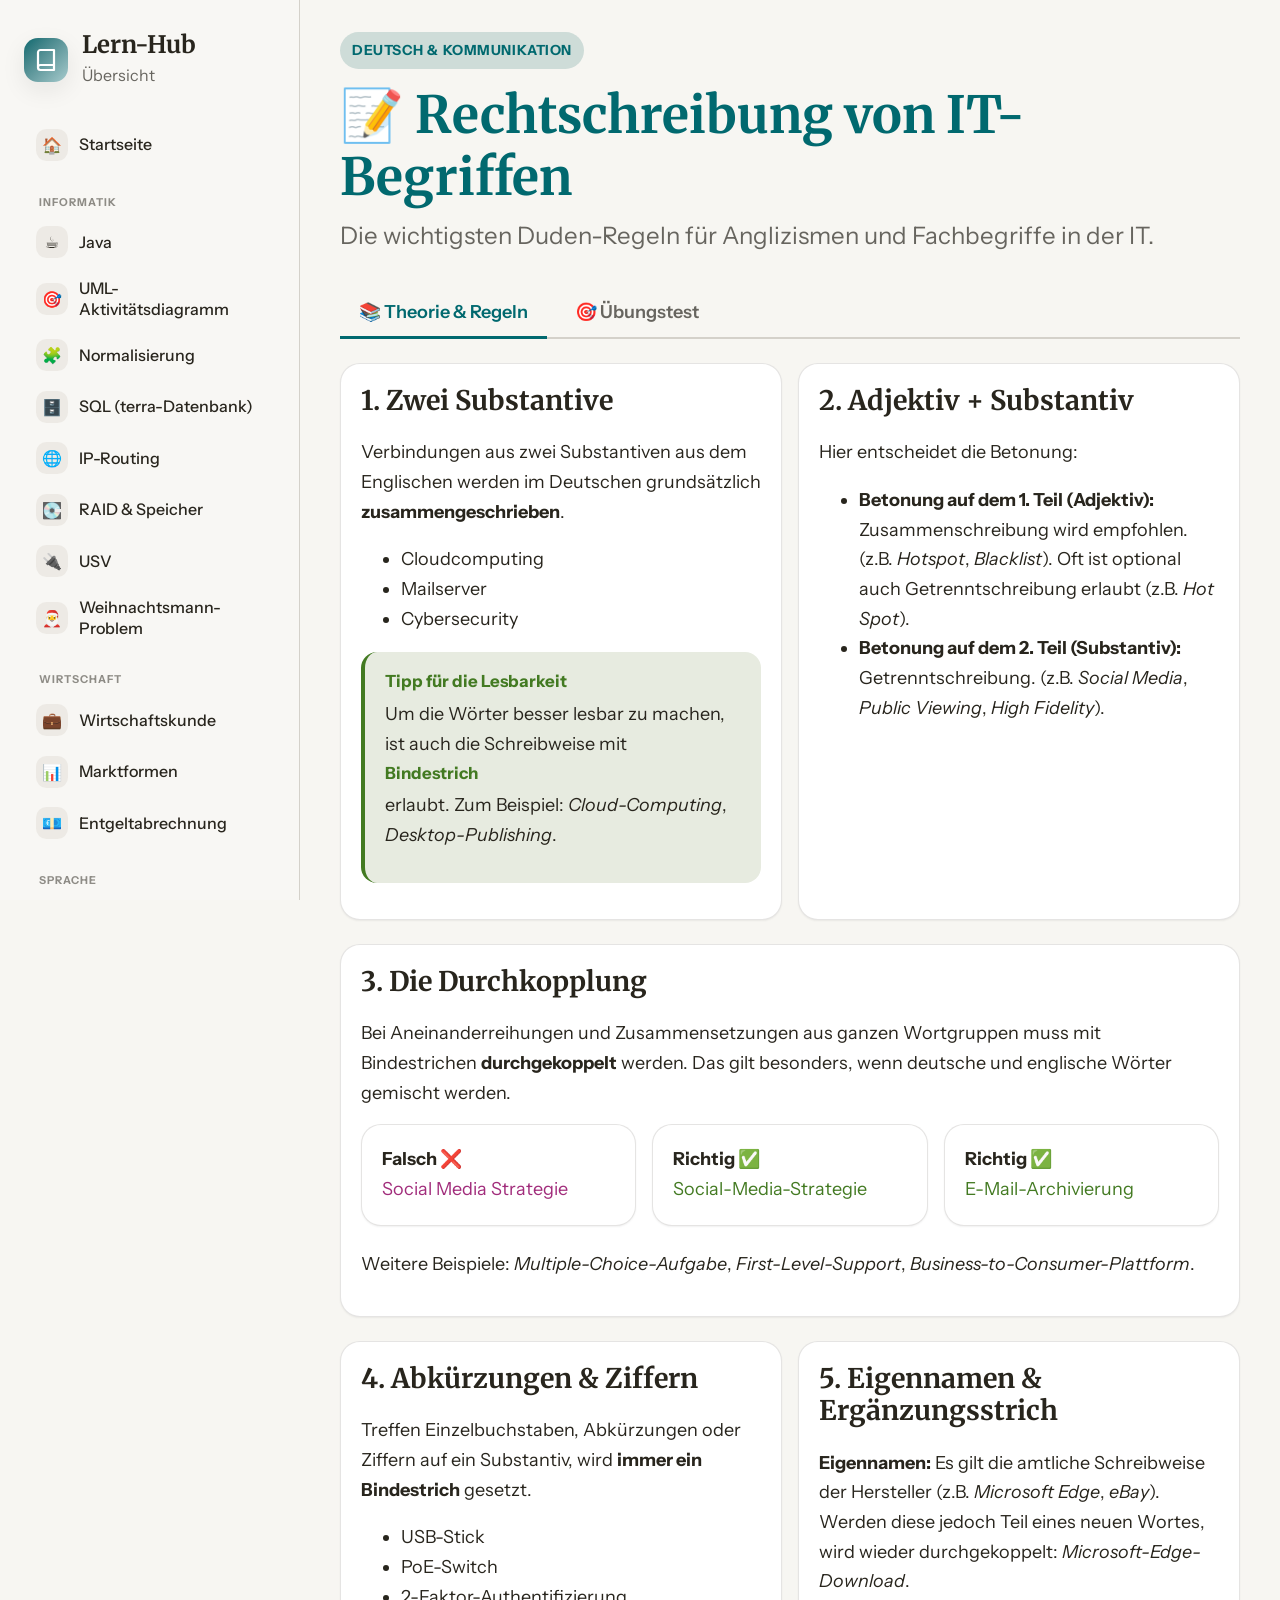
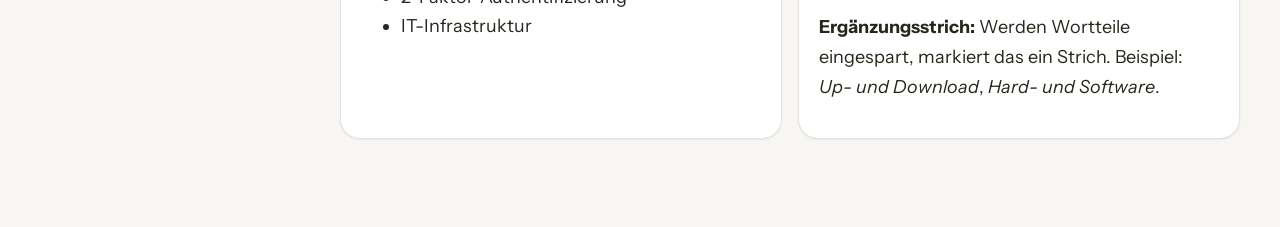
<file: it-begriffe.html>
<!DOCTYPE html>
<html lang="de" data-theme="light">
<head>
    <meta charset="UTF-8">
    <meta name="viewport" content="width=device-width, initial-scale=1.0">
    <title>IT-Begriffe & Rechtschreibung - Lern-Hub</title>
    <link rel="preconnect" href="https://fonts.googleapis.com">
    <link rel="preconnect" href="https://fonts.gstatic.com" crossorigin>
    <link href="https://fonts.googleapis.com/css2?family=Instrument+Sans:wght@400;500;600;700&family=Merriweather:wght@700&display=swap" rel="stylesheet">
    <link rel="stylesheet" href="styles.css">
    <link rel="stylesheet" href="nav.css?v=2">
    <style>
        /* Zusätzliches CSS für die Lösungs-Toggles im Test */
        .solution {
            display: none;
            margin-top: 1rem;
            padding: 1rem;
            background: color-mix(in srgb, var(--color-success) 10%, var(--color-surface));
            border-left: 4px solid var(--color-success);
            border-radius: 0 var(--radius-md) var(--radius-md) 0;
            animation: fadeIn 0.3s ease;
        }
        .solution.show {
            display: block;
        }
        .exercise-card {
            margin-bottom: var(--space-6);
            padding-bottom: var(--space-4);
            border-bottom: 1px solid var(--color-border);
        }
        .exercise-card:last-child {
            border-bottom: none;
            margin-bottom: 0;
            padding-bottom: 0;
        }
    </style>
</head>
<body>
    <div class="shell">
        <aside class="sidebar" aria-label="Seitennavigation">
            <div class="sidebar-header">
                <div class="brand">
                    <div class="logo" aria-hidden="true">
                        <svg viewBox="0 0 24 24" fill="none" stroke="currentColor" stroke-width="2.2" stroke-linecap="round" stroke-linejoin="round">
                            <path d="M4 19.5v-15A2.5 2.5 0 0 1 6.5 2H20v20H6.5a2.5 2.5 0 0 1 0-5H20"></path>
                        </svg>
                    </div>
                    <div>
                        <h1>Lern-Hub</h1>
                        <p>Übersicht</p>
                    </div>
                </div>
                <button class="mobile-menu-btn" id="mobile-menu-btn" aria-label="Menü öffnen" aria-expanded="false">
                    <svg width="24" height="24" viewBox="0 0 24 24" fill="none" stroke="currentColor" stroke-width="2" stroke-linecap="round" stroke-linejoin="round"><line x1="3" y1="12" x2="21" y2="12"></line><line x1="3" y1="6" x2="21" y2="6"></line><line x1="3" y1="18" x2="21" y2="18"></line></svg>
                </button>
            </div>
            
            <nav class="nav" id="sidebar-nav">
                <a href="index.html">🏠 Home</a>
                <a href="uml.html">🎯 UML-Aktivitätsdiagramm</a>
                <a href="englisch.html">🎤 Englisch Präsentation</a>
                <a href="weihnachtsroute.html">🎅 Weihnachtsmann Problem</a>
                <a href="wirtschaft.html">💼 Wirtschaftskunde</a>
                <a href="Normalisierung.html">🔡 Normalisierung</a>
                <a href="java.html">☕ Java</a>
                <a href="it-begriffe.html" class="nav-active">🔤 IT-Begriffe</a>
                <a href="Marktformen.html">📊 Marktformen</a>
            </nav>
            
            <button class="theme-toggle">
                <span aria-hidden="true">◐</span><span>Hell/Dunkel</span>
            </button>
        </aside>

        <main class="content">
            <div class="eyebrow">Deutsch & Kommunikation</div>
            <h1 class="page-title">📝 Rechtschreibung von IT-Begriffen</h1>
            <p class="page-subtitle">Die wichtigsten Duden-Regeln für Anglizismen und Fachbegriffe in der IT.</p>

            <div class="tabs-container">
                <div class="tabs-nav">
                    <button class="tab-btn active" data-tab="regeln">📚 Theorie & Regeln</button>
                    <button class="tab-btn" data-tab="test">🎯 Übungstest</button>
                </div>

                <div id="regeln" class="tab-pane active">
                    
                    <div class="grid-2">
                        <div class="panel">
                            <h2>1. Zwei Substantive</h2>
                            <p>Verbindungen aus zwei Substantiven aus dem Englischen werden im Deutschen grundsätzlich <strong>zusammengeschrieben</strong>.</p>
                            <ul>
                                <li>Cloudcomputing</li>
                                <li>Mailserver</li>
                                <li>Cybersecurity</li>
                            </ul>
                            <div class="callout success">
                                <strong>Tipp für die Lesbarkeit</strong>
                                <p>Um die Wörter besser lesbar zu machen, ist auch die Schreibweise mit <strong>Bindestrich</strong> erlaubt. Zum Beispiel: <em>Cloud-Computing</em>, <em>Desktop-Publishing</em>.</p>
                            </div>
                        </div>

                        <div class="panel">
                            <h2>2. Adjektiv + Substantiv</h2>
                            <p>Hier entscheidet die Betonung:</p>
                            <ul>
                                <li><strong>Betonung auf dem 1. Teil (Adjektiv):</strong> Zusammenschreibung wird empfohlen. (z.B. <em>Hotspot</em>, <em>Blacklist</em>). Oft ist optional auch Getrenntschreibung erlaubt (z.B. <em>Hot Spot</em>).</li>
                                <li><strong>Betonung auf dem 2. Teil (Substantiv):</strong> Getrenntschreibung. (z.B. <em>Social Media</em>, <em>Public Viewing</em>, <em>High Fidelity</em>).</li>
                            </ul>
                        </div>
                    </div>

                    <div class="panel">
                        <h2>3. Die Durchkopplung</h2>
                        <p>Bei Aneinanderreihungen und Zusammensetzungen aus ganzen Wortgruppen muss mit Bindestrichen <strong>durchgekoppelt</strong> werden. Das gilt besonders, wenn deutsche und englische Wörter gemischt werden.</p>
                        <div class="grid-3">
                            <div class="card">
                                <strong>Falsch ❌</strong><br>
                                <span style="color: var(--color-error)">Social Media Strategie</span>
                            </div>
                            <div class="card">
                                <strong>Richtig ✅</strong><br>
                                <span style="color: var(--color-success)">Social-Media-Strategie</span>
                            </div>
                            <div class="card">
                                <strong>Richtig ✅</strong><br>
                                <span style="color: var(--color-success)">E-Mail-Archivierung</span>
                            </div>
                        </div>
                        <p>Weitere Beispiele: <em>Multiple-Choice-Aufgabe</em>, <em>First-Level-Support</em>, <em>Business-to-Consumer-Plattform</em>.</p>
                    </div>

                    <div class="grid-2">
                        <div class="panel">
                            <h2>4. Abkürzungen & Ziffern</h2>
                            <p>Treffen Einzelbuchstaben, Abkürzungen oder Ziffern auf ein Substantiv, wird <strong>immer ein Bindestrich</strong> gesetzt.</p>
                            <ul>
                                <li>USB-Stick</li>
                                <li>PoE-Switch</li>
                                <li>2-Faktor-Authentifizierung</li>
                                <li>IT-Infrastruktur</li>
                            </ul>
                        </div>

                        <div class="panel">
                            <h2>5. Eigennamen & Ergänzungsstrich</h2>
                            <p><strong>Eigennamen:</strong> Es gilt die amtliche Schreibweise der Hersteller (z.B. <em>Microsoft Edge</em>, <em>eBay</em>). Werden diese jedoch Teil eines neuen Wortes, wird wieder durchgekoppelt: <em>Microsoft-Edge-Download</em>.</p>
                            <p><strong>Ergänzungsstrich:</strong> Werden Wortteile eingespart, markiert das ein Strich. Beispiel: <em>Up- und Download</em>, <em>Hard- und Software</em>.</p>
                        </div>
                    </div>

                </div>

                <div id="test" class="tab-pane">
                    <div class="panel">
                        <h2>Prüfe dein Wissen</h2>
                        <p>Wende die Rechtschreibregeln für IT-Fachbegriffe an. Klicke auf die richtige(n) Antwort(en) und prüfe dein Ergebnis.</p>

                        <div class="exercise-card quiz-card" data-correct="0,1" data-multi="true">
                            <h3>Frage 1: Zusammensetzungen</h3>
                            <p>Welche Schreibweisen für den Fachbegriff "Datenbank Management System" sind korrekt? (Wähle zwei)</p>
                            <div class="quiz-options">
                                <div class="quiz-option" onclick="toggleOption(this)">Datenbankmanagementsystem</div>
                                <div class="quiz-option" onclick="toggleOption(this)">Datenbank-Management-System</div>
                                <div class="quiz-option" onclick="toggleOption(this)">Datenbank Management System</div>
                                <div class="quiz-option" onclick="toggleOption(this)">Datenbank-managementsystem</div>
                            </div>
                            <div style="margin-top: 1rem;">
                                <button class="btn-secondary" onclick="checkQuiz(this)">Antwort prüfen</button>
                            </div>
                            <div class="solution">
                                <strong>Lösung:</strong> Datenbankmanagementsystem <em>oder</em> Datenbank-Management-System.<br>
                                <em>Erklärung:</em> Substantive werden im Deutschen zusammengeschrieben. Zur besseren Lesbarkeit darf gekoppelt werden.
                            </div>
                        </div>

                        <div class="exercise-card quiz-card" data-correct="2" data-multi="false">
                            <h3>Frage 2: Durchkopplung</h3>
                            <p>Du schreibst ein Konzept über eine Strategie für Social Media. Wie lautet das korrekte Kompositum?</p>
                            <div class="quiz-options">
                                <div class="quiz-option" onclick="toggleOption(this)">Social Media Strategie</div>
                                <div class="quiz-option" onclick="toggleOption(this)">Social Media-Strategie</div>
                                <div class="quiz-option" onclick="toggleOption(this)">Social-Media-Strategie</div>
                            </div>
                            <div style="margin-top: 1rem;">
                                <button class="btn-secondary" onclick="checkQuiz(this)">Antwort prüfen</button>
                            </div>
                            <div class="solution">
                                <strong>Lösung:</strong> Social-Media-Strategie.<br>
                                <em>Erklärung:</em> Bei Zusammensetzungen aus Wortgruppen (hier: Englisch + Deutsch) muss durchgekoppelt werden. ("Social Media" allein schreibt man getrennt).
                            </div>
                        </div>

                        <div class="exercise-card quiz-card" data-correct="1" data-multi="false">
                            <h3>Frage 3: Ergänzungsstrich</h3>
                            <p>Wie schreibt man die Verkettung der Wörter "Hard" und "Software" richtig?</p>
                            <div class="quiz-options">
                                <div class="quiz-option" onclick="toggleOption(this)">Hard und Software</div>
                                <div class="quiz-option" onclick="toggleOption(this)">Hard- und Software</div>
                                <div class="quiz-option" onclick="toggleOption(this)">Hard-und-Software</div>
                            </div>
                            <div style="margin-top: 1rem;">
                                <button class="btn-secondary" onclick="checkQuiz(this)">Antwort prüfen</button>
                            </div>
                            <div class="solution">
                                <strong>Lösung:</strong> Hard- und Software.<br>
                                <em>Erklärung:</em> Da das Wortteil "ware" bei "Hardware" eingespart wird, muss ein Ergänzungsstrich gesetzt werden. (Analog zu <em>Up- und Download</em>).
                            </div>
                        </div>

                        <div class="exercise-card quiz-card" data-correct="1" data-multi="false">
                            <h3>Frage 4: Anglizismen-Paare</h3>
                            <p>Wie schreibst du "Plug and Play" als Eigenschaft vor einem Substantiv (z.B. Gerät)?</p>
                            <div class="quiz-options">
                                <div class="quiz-option" onclick="toggleOption(this)">Plug and Play-Gerät</div>
                                <div class="quiz-option" onclick="toggleOption(this)">Plug-and-Play-Gerät</div>
                                <div class="quiz-option" onclick="toggleOption(this)">Plug and Play Gerät</div>
                            </div>
                            <div style="margin-top: 1rem;">
                                <button class="btn-secondary" onclick="checkQuiz(this)">Antwort prüfen</button>
                            </div>
                            <div class="solution">
                                <strong>Lösung:</strong> Plug-and-Play-Gerät.<br>
                                <em>Erklärung:</em> Auch hier greift die Regel der Durchkopplung bei Aneinanderreihungen.
                            </div>
                        </div>

                        <div class="exercise-card quiz-card" data-correct="2" data-multi="false">
                            <h3>Frage 5: Abkürzungen</h3>
                            <p>Welche Schreibweise ist richtig: PHP Programmierer, PHPProgrammierer oder PHP-Programmierer?</p>
                            <div class="quiz-options">
                                <div class="quiz-option" onclick="toggleOption(this)">PHP Programmierer</div>
                                <div class="quiz-option" onclick="toggleOption(this)">PHPProgrammierer</div>
                                <div class="quiz-option" onclick="toggleOption(this)">PHP-Programmierer</div>
                            </div>
                            <div style="margin-top: 1rem;">
                                <button class="btn-secondary" onclick="checkQuiz(this)">Antwort prüfen</button>
                            </div>
                            <div class="solution">
                                <strong>Lösung:</strong> PHP-Programmierer.<br>
                                <em>Erklärung:</em> Wenn Abkürzungen mit Wörtern verbunden werden, muss zwingend ein Bindestrich gesetzt werden.
                            </div>
                        </div>

                    </div>
                </div>
            </div>

        </main>
    </div>

    <script src="nav.js"></script>
    <script src="script.js"></script>
</body>
</html>
</file>
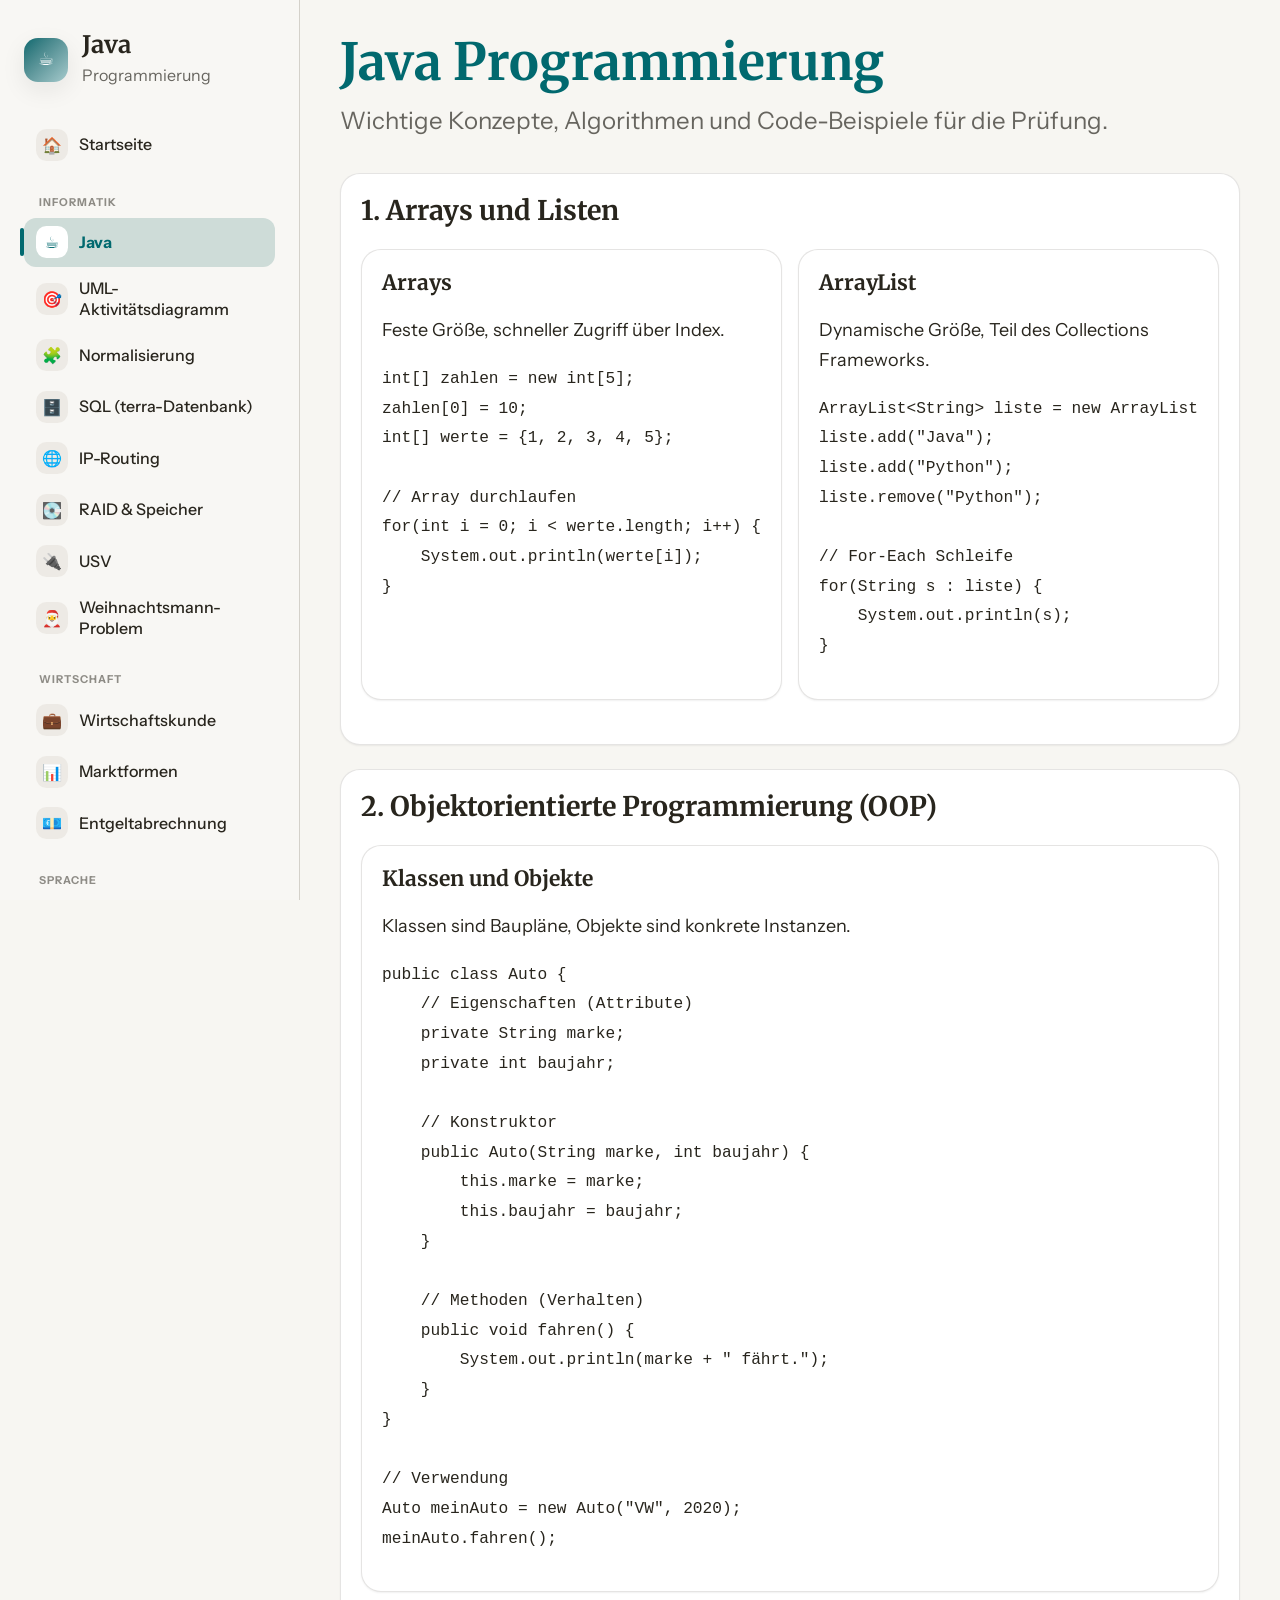
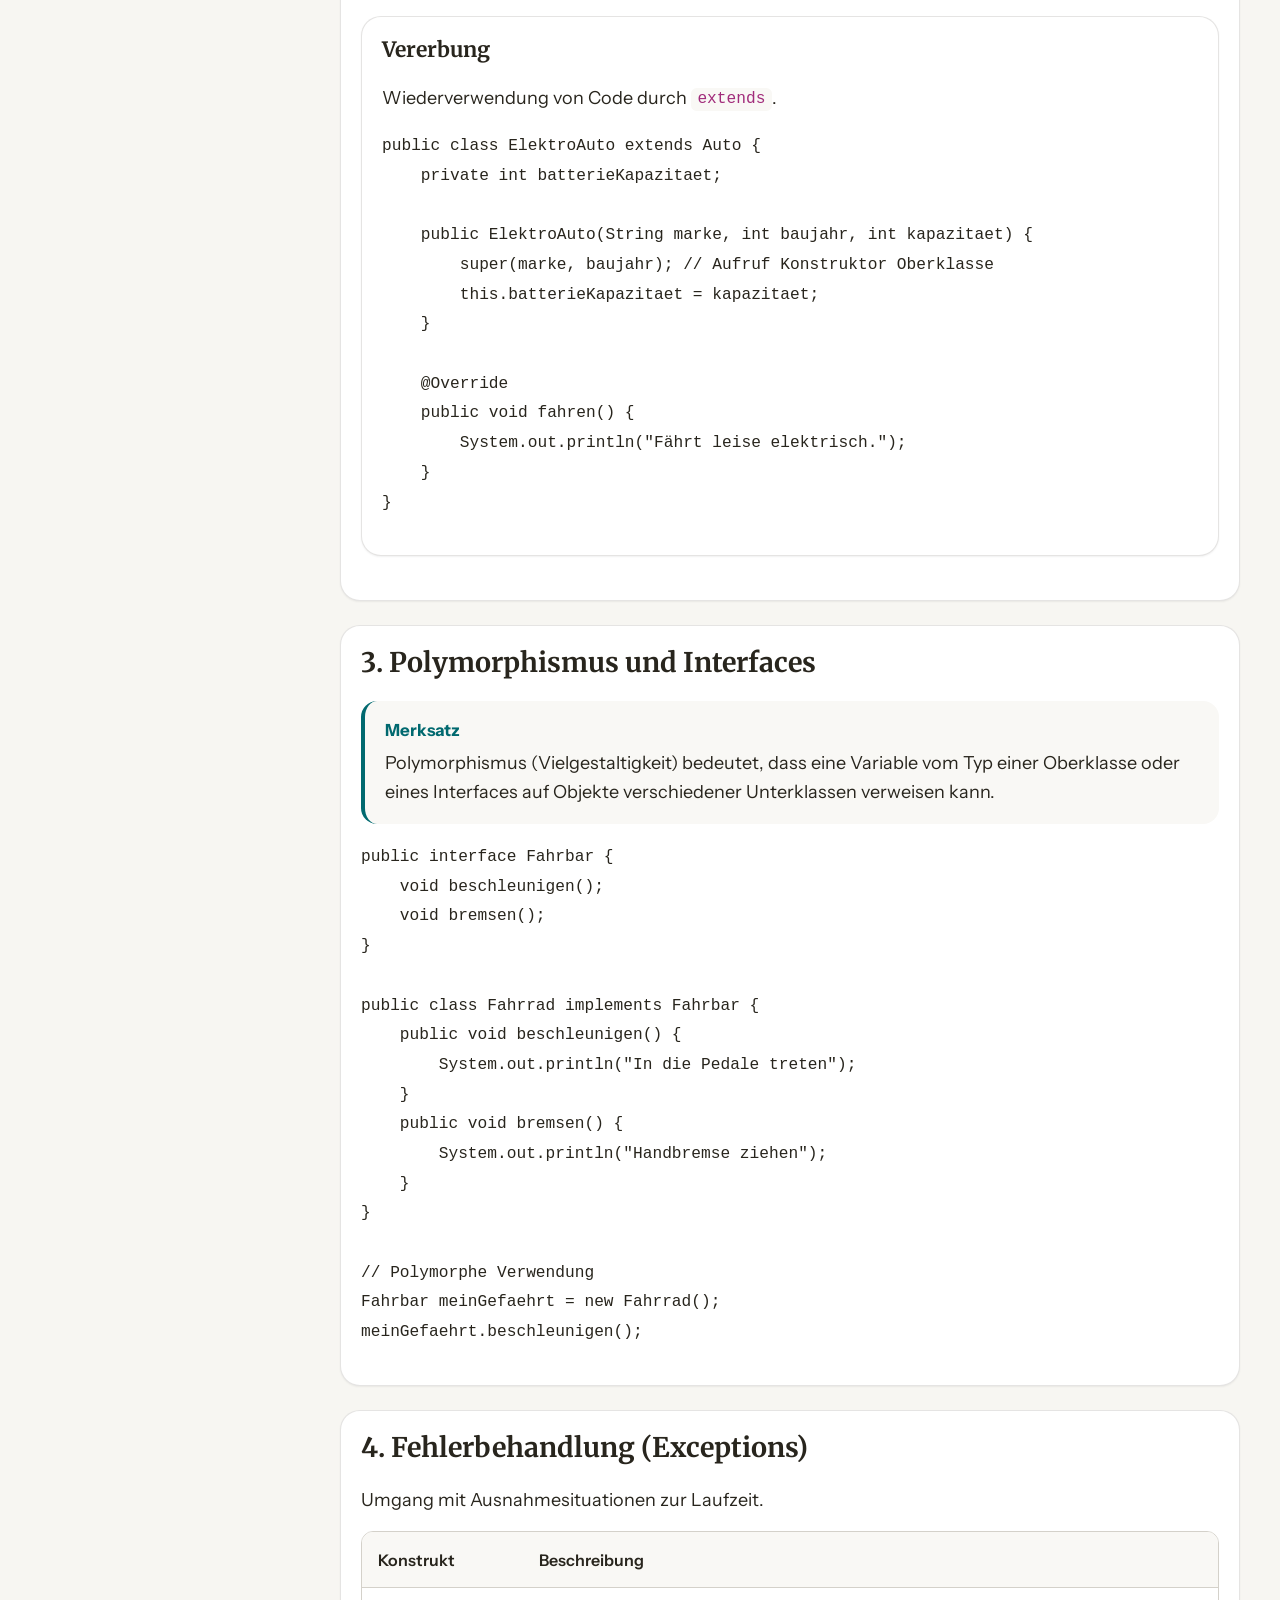
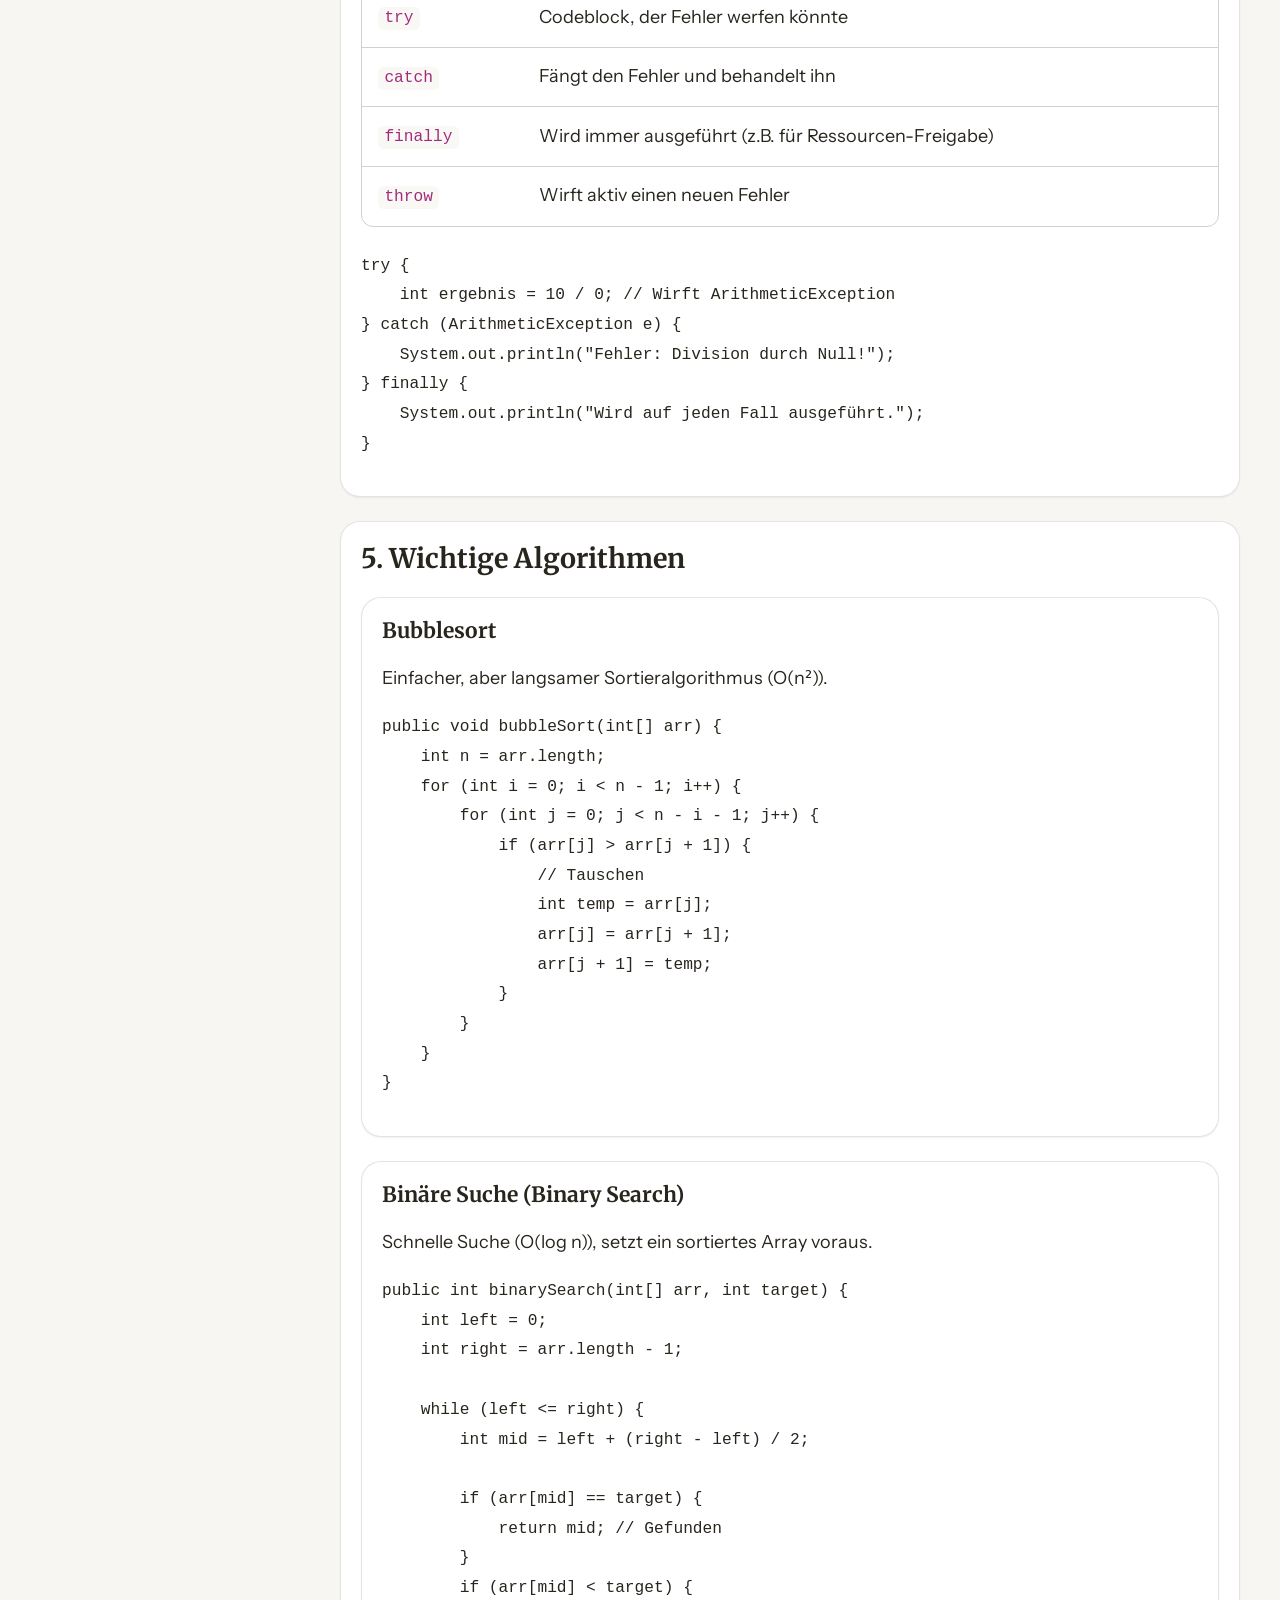
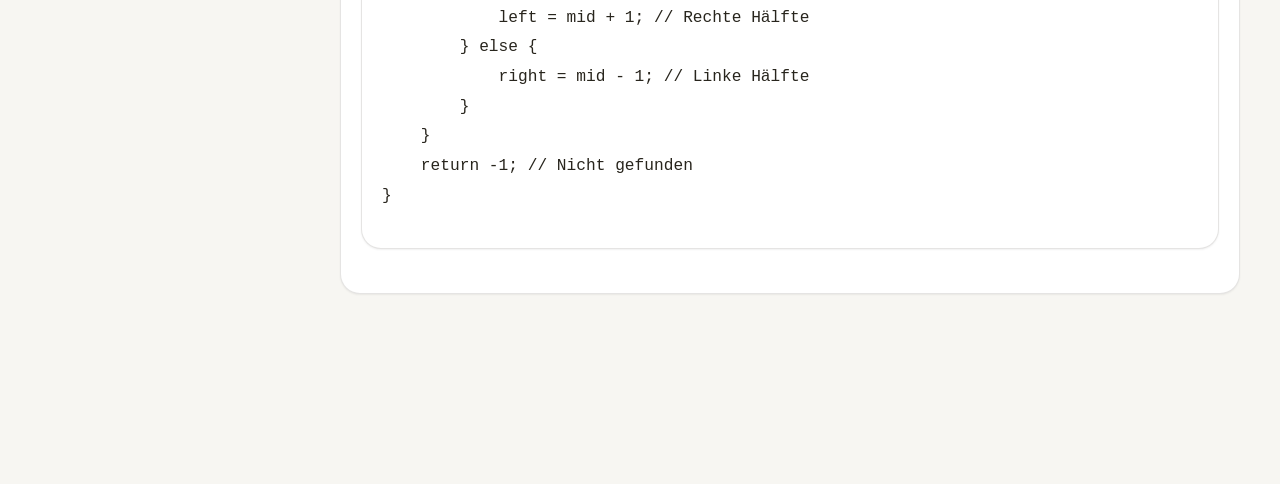
<file: java.html>
<!DOCTYPE html>
<html lang="de" data-theme="light">
<head>
    <meta charset="UTF-8">
    <meta name="viewport" content="width=device-width, initial-scale=1.0">
    <title>Java Programmierung</title>
    <link rel="preconnect" href="https://fonts.googleapis.com">
    <link rel="preconnect" href="https://fonts.gstatic.com" crossorigin>
    <link href="https://fonts.googleapis.com/css2?family=Instrument+Sans:wght@400;500;600;700&family=Merriweather:wght@700&display=swap" rel="stylesheet">
    <link rel="stylesheet" href="styles.css">
    <link rel="stylesheet" href="nav.css?v=2">
</head>
<body>
    <div class="shell">
        <aside class="sidebar" aria-label="Seitennavigation">
            <div class="sidebar-header">
                <div class="brand">
                    <a href="index.html" style="text-decoration: none; color: inherit; display: flex; align-items: center; gap: .9rem;">
                        <div class="logo" aria-hidden="true">☕</div>
                        <div>
                            <h1>Java</h1>
                            <p>Programmierung</p>
                        </div>
                    </a>
                </div>
                <button class="mobile-menu-btn" id="mobile-menu-btn" aria-label="Menü öffnen" aria-expanded="false">
                    <svg width="24" height="24" viewBox="0 0 24 24" fill="none" stroke="currentColor" stroke-width="2" stroke-linecap="round" stroke-linejoin="round"><line x1="3" y1="12" x2="21" y2="12"></line><line x1="3" y1="6" x2="21" y2="6"></line><line x1="3" y1="18" x2="21" y2="18"></line></svg>
                </button>
            </div>
            
            <nav class="nav" id="sidebar-nav">
                <a href="index.html" style="margin-bottom: 10px; border-bottom: 1px solid var(--color-border); padding-bottom: 10px;">← Zurück zur Übersicht</a>
                <a href="#arrays">1. Arrays und Listen</a>
                <a href="#oop">2. OOP</a>
                <a href="#polymorphismus">3. Polymorphismus</a>
                <a href="#fehlerbehandlung">4. Fehlerbehandlung</a>
                <a href="#algorithmen">5. Algorithmen</a>
            </nav>
            
            <button class="theme-toggle">
                <span aria-hidden="true">◐</span><span>Hell/Dunkel</span>
            </button>
        </aside>

        <main class="content">
            <h1 class="page-title">Java Programmierung</h1>
            <p class="page-subtitle">Wichtige Konzepte, Algorithmen und Code-Beispiele für die Prüfung.</p>
            
            <section id="arrays" class="card">
                <h2>1. Arrays und Listen</h2>
                <div class="grid-2">
                    <div class="panel">
                        <h3>Arrays</h3>
                        <p>Feste Größe, schneller Zugriff über Index.</p>
                        <pre><code class="language-java">int[] zahlen = new int[5];
zahlen[0] = 10;
int[] werte = {1, 2, 3, 4, 5};

// Array durchlaufen
for(int i = 0; i &lt; werte.length; i++) {
    System.out.println(werte[i]);
}</code></pre>
                    </div>
                    <div class="panel">
                        <h3>ArrayList</h3>
                        <p>Dynamische Größe, Teil des Collections Frameworks.</p>
                        <pre><code class="language-java">ArrayList&lt;String&gt; liste = new ArrayList&lt;&gt;();
liste.add("Java");
liste.add("Python");
liste.remove("Python");

// For-Each Schleife
for(String s : liste) {
    System.out.println(s);
}</code></pre>
                    </div>
                </div>
            </section>

            <section id="oop" class="card">
                <h2>2. Objektorientierte Programmierung (OOP)</h2>
                
                <div class="panel">
                    <h3>Klassen und Objekte</h3>
                    <p>Klassen sind Baupläne, Objekte sind konkrete Instanzen.</p>
                    <pre><code class="language-java">public class Auto {
    // Eigenschaften (Attribute)
    private String marke;
    private int baujahr;

    // Konstruktor
    public Auto(String marke, int baujahr) {
        this.marke = marke;
        this.baujahr = baujahr;
    }

    // Methoden (Verhalten)
    public void fahren() {
        System.out.println(marke + " fährt.");
    }
}

// Verwendung
Auto meinAuto = new Auto("VW", 2020);
meinAuto.fahren();</code></pre>
                </div>
                
                <div class="panel">
                    <h3>Vererbung</h3>
                    <p>Wiederverwendung von Code durch <code>extends</code>.</p>
                    <pre><code class="language-java">public class ElektroAuto extends Auto {
    private int batterieKapazitaet;

    public ElektroAuto(String marke, int baujahr, int kapazitaet) {
        super(marke, baujahr); // Aufruf Konstruktor Oberklasse
        this.batterieKapazitaet = kapazitaet;
    }

    @Override
    public void fahren() {
        System.out.println("Fährt leise elektrisch.");
    }
}</code></pre>
                </div>
            </section>

            <section id="polymorphismus" class="card">
                <h2>3. Polymorphismus und Interfaces</h2>
                <div class="callout">
                    <strong>Merksatz</strong>
                    Polymorphismus (Vielgestaltigkeit) bedeutet, dass eine Variable vom Typ einer Oberklasse oder eines Interfaces auf Objekte verschiedener Unterklassen verweisen kann.
                </div>
                
                <pre><code class="language-java">public interface Fahrbar {
    void beschleunigen();
    void bremsen();
}

public class Fahrrad implements Fahrbar {
    public void beschleunigen() {
        System.out.println("In die Pedale treten");
    }
    public void bremsen() {
        System.out.println("Handbremse ziehen");
    }
}

// Polymorphe Verwendung
Fahrbar meinGefaehrt = new Fahrrad();
meinGefaehrt.beschleunigen();</code></pre>
            </section>

            <section id="fehlerbehandlung" class="card">
                <h2>4. Fehlerbehandlung (Exceptions)</h2>
                <p>Umgang mit Ausnahmesituationen zur Laufzeit.</p>
                <div class="table-wrap">
                    <table>
                        <tr>
                            <th>Konstrukt</th>
                            <th>Beschreibung</th>
                        </tr>
                        <tr>
                            <td><code>try</code></td>
                            <td>Codeblock, der Fehler werfen könnte</td>
                        </tr>
                        <tr>
                            <td><code>catch</code></td>
                            <td>Fängt den Fehler und behandelt ihn</td>
                        </tr>
                        <tr>
                            <td><code>finally</code></td>
                            <td>Wird immer ausgeführt (z.B. für Ressourcen-Freigabe)</td>
                        </tr>
                        <tr>
                            <td><code>throw</code></td>
                            <td>Wirft aktiv einen neuen Fehler</td>
                        </tr>
                    </table>
                </div>

                <pre><code class="language-java">try {
    int ergebnis = 10 / 0; // Wirft ArithmeticException
} catch (ArithmeticException e) {
    System.out.println("Fehler: Division durch Null!");
} finally {
    System.out.println("Wird auf jeden Fall ausgeführt.");
}</code></pre>
            </section>

            <section id="algorithmen" class="card">
                <h2>5. Wichtige Algorithmen</h2>
                
                <div class="panel">
                    <h3>Bubblesort</h3>
                    <p>Einfacher, aber langsamer Sortieralgorithmus (O(n²)).</p>
                    <pre><code class="language-java">public void bubbleSort(int[] arr) {
    int n = arr.length;
    for (int i = 0; i &lt; n - 1; i++) {
        for (int j = 0; j &lt; n - i - 1; j++) {
            if (arr[j] &gt; arr[j + 1]) {
                // Tauschen
                int temp = arr[j];
                arr[j] = arr[j + 1];
                arr[j + 1] = temp;
            }
        }
    }
}</code></pre>
                </div>
                
                <div class="panel">
                    <h3>Binäre Suche (Binary Search)</h3>
                    <p>Schnelle Suche (O(log n)), setzt ein sortiertes Array voraus.</p>
                    <pre><code class="language-java">public int binarySearch(int[] arr, int target) {
    int left = 0;
    int right = arr.length - 1;

    while (left &lt;= right) {
        int mid = left + (right - left) / 2;

        if (arr[mid] == target) {
            return mid; // Gefunden
        }
        if (arr[mid] &lt; target) {
            left = mid + 1; // Rechte Hälfte
        } else {
            right = mid - 1; // Linke Hälfte
        }
    }
    return -1; // Nicht gefunden
}</code></pre>
                </div>
            </section>

        </main>
    </div>

    <script src="nav.js"></script>
    <script src="script.js"></script>
</body>
</html>
</file>
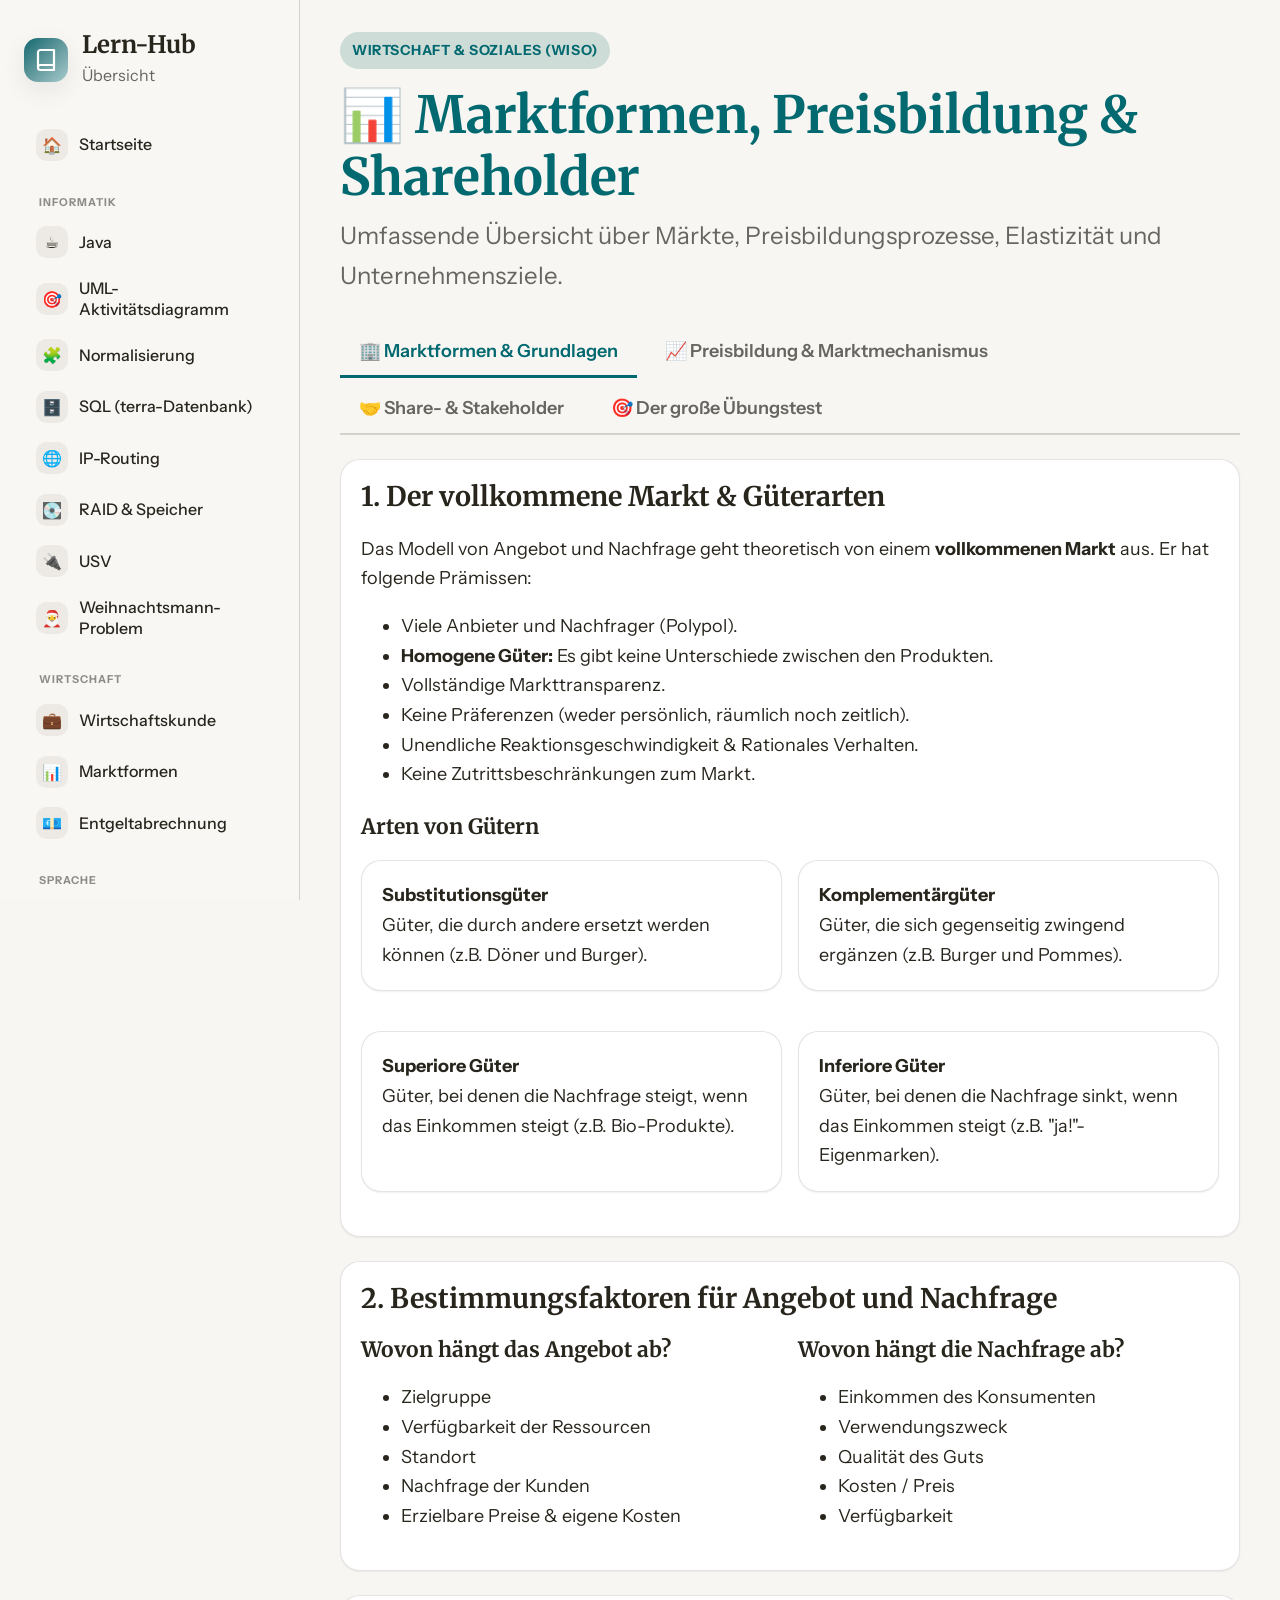
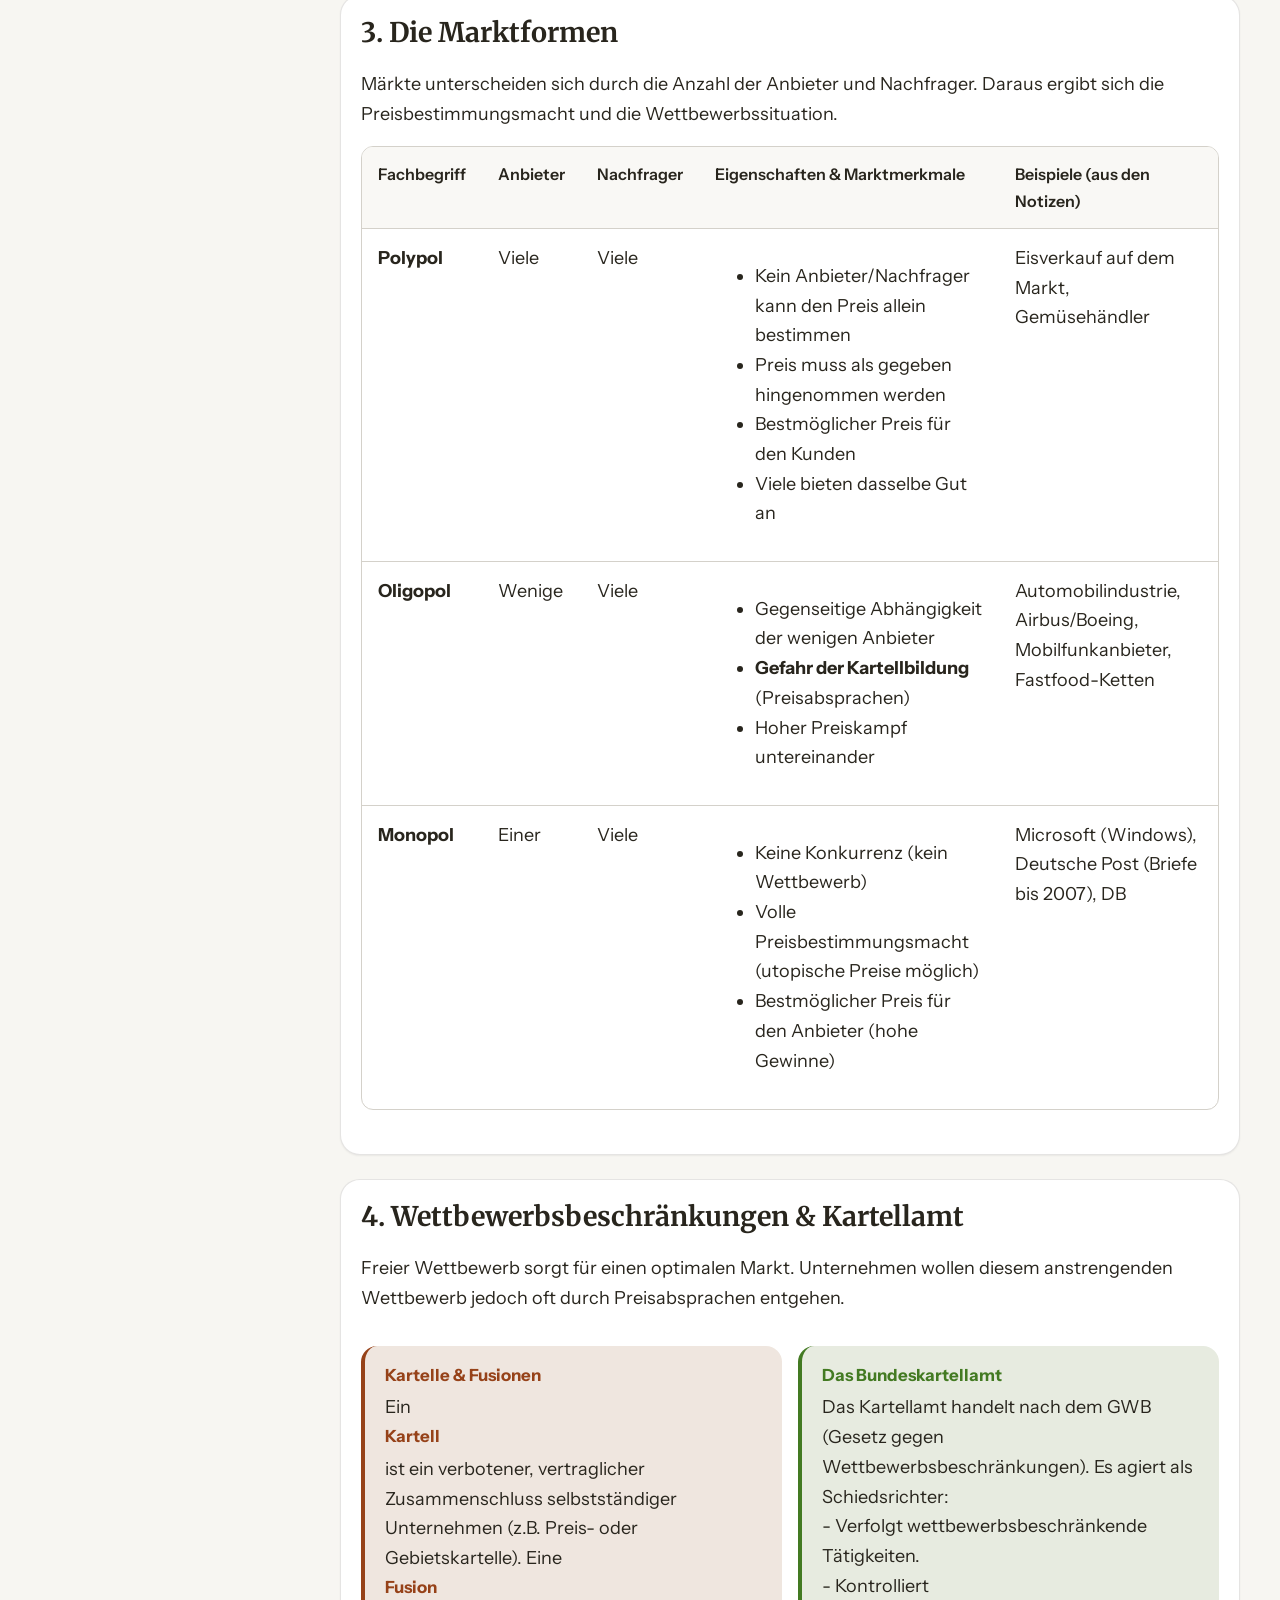
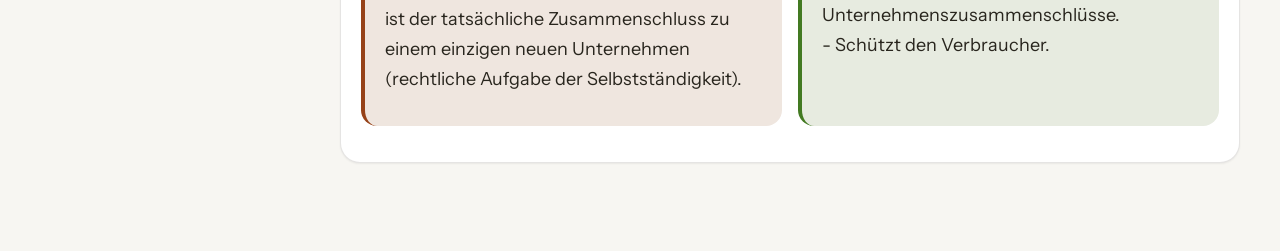
<file: Marktformen_alt.html>
<!DOCTYPE html>
<html lang="de" data-theme="light">
<head>
    <meta charset="UTF-8">
    <meta name="viewport" content="width=device-width, initial-scale=1.0">
    <title>Marktformen, Preisbildung & Shareholder - Lern-Hub</title>
    <link rel="preconnect" href="https://fonts.googleapis.com">
    <link rel="preconnect" href="https://fonts.gstatic.com" crossorigin>
    <link href="https://fonts.googleapis.com/css2?family=Instrument+Sans:wght@400;500;600;700&family=Merriweather:wght@700&display=swap" rel="stylesheet">
    <link rel="stylesheet" href="styles.css">
    <link rel="stylesheet" href="nav.css?v=2">
    <style>
        .solution {
            display: none;
            margin-top: 1rem;
            padding: 1rem;
            background: color-mix(in srgb, var(--color-success) 10%, var(--color-surface));
            border-left: 4px solid var(--color-success);
            border-radius: 0 var(--radius-md) var(--radius-md) 0;
            animation: fadeIn 0.3s ease;
        }
        .solution.show {
            display: block;
        }
        .exercise-card {
            margin-bottom: var(--space-6);
            padding-bottom: var(--space-4);
            border-bottom: 1px solid var(--color-border);
        }
        .exercise-card:last-child {
            border-bottom: none;
            margin-bottom: 0;
            padding-bottom: 0;
        }
        .matrix-table th, .matrix-table td {
            text-align: center;
        }
        .matrix-table td:first-child {
            text-align: left;
            font-weight: 500;
        }
    </style>
</head>
<body>
    <div class="shell">
        <aside class="sidebar" aria-label="Seitennavigation">
            <div class="sidebar-header">
                <div class="brand">
                    <div class="logo" aria-hidden="true">
                        <svg viewBox="0 0 24 24" fill="none" stroke="currentColor" stroke-width="2.2" stroke-linecap="round" stroke-linejoin="round">
                            <path d="M4 19.5v-15A2.5 2.5 0 0 1 6.5 2H20v20H6.5a2.5 2.5 0 0 1 0-5H20"></path>
                        </svg>
                    </div>
                    <div>
                        <h1>Lern-Hub</h1>
                        <p>Übersicht</p>
                    </div>
                </div>
                <button class="mobile-menu-btn" id="mobile-menu-btn" aria-label="Menü öffnen">
                    <svg width="24" height="24" viewBox="0 0 24 24" fill="none" stroke="currentColor" stroke-width="2" stroke-linecap="round" stroke-linejoin="round"><line x1="3" y1="12" x2="21" y2="12"></line><line x1="3" y1="6" x2="21" y2="6"></line><line x1="3" y1="18" x2="21" y2="18"></line></svg>
                </button>
            </div>
            
            <nav class="nav" id="sidebar-nav">
                <a href="index.html">🏠 Home</a>
                <a href="uml.html">🎯 UML-Aktivitätsdiagramm</a>
                <a href="englisch.html">🎤 Englisch Präsentation</a>
                <a href="weihnachtsroute.html">🎅 Weihnachtsmann Problem</a>
                <a href="wirtschaft.html">💼 Wirtschaftskunde</a>
                <a href="Normalisierung.html">🔡 Normalisierung</a>
                <a href="java.html">☕ Java</a>
                <a href="it-begriffe.html">📝 IT-Begriffe (Rechtschreibung)</a>
                <a href="marktformen.html" style="background: var(--color-primary-highlight); font-weight: bold;">📊 Marktformen & Unternehmen</a>
            </nav>
            
            <button class="theme-toggle">
                <span aria-hidden="true">◐</span><span>Hell/Dunkel</span>
            </button>
        </aside>

        <main class="content">
            <div class="eyebrow">Wirtschaft & Soziales (WiSo)</div>
            <h1 class="page-title">📊 Marktformen, Preisbildung & Shareholder</h1>
            <p class="page-subtitle">Umfassende Übersicht über Märkte, Preisbildungsprozesse, Elastizität und Unternehmensziele.</p>

            <div class="tabs-container">
                <div class="tabs-nav">
                    <button class="tab-btn active" data-tab="markt">🏢 Marktformen & Grundlagen</button>
                    <button class="tab-btn" data-tab="preis">📈 Preisbildung & Marktmechanismus</button>
                    <button class="tab-btn" data-tab="stakeholder">🤝 Share- & Stakeholder</button>
                    <button class="tab-btn" data-tab="test">🎯 Der große Übungstest</button>
                </div>

                <!-- TAB 1: MARKTFORMEN & GRUNDLAGEN -->
                <div id="markt" class="tab-pane active">
                    
                    <div class="panel">
                        <h2>1. Der vollkommene Markt & Güterarten</h2>
                        <p>Das Modell von Angebot und Nachfrage geht theoretisch von einem <strong>vollkommenen Markt</strong> aus. Er hat folgende Prämissen:</p>
                        <ul>
                            <li>Viele Anbieter und Nachfrager (Polypol).</li>
                            <li><strong>Homogene Güter:</strong> Es gibt keine Unterschiede zwischen den Produkten.</li>
                            <li>Vollständige Markttransparenz.</li>
                            <li>Keine Präferenzen (weder persönlich, räumlich noch zeitlich).</li>
                            <li>Unendliche Reaktionsgeschwindigkeit & Rationales Verhalten.</li>
                            <li>Keine Zutrittsbeschränkungen zum Markt.</li>
                        </ul>
                        
                        <h3 style="margin-top: 1.5rem;">Arten von Gütern</h3>
                        <div class="grid-2">
                            <div class="card">
                                <strong>Substitutionsgüter</strong><br>
                                Güter, die durch andere ersetzt werden können (z.B. Döner und Burger).
                            </div>
                            <div class="card">
                                <strong>Komplementärgüter</strong><br>
                                Güter, die sich gegenseitig zwingend ergänzen (z.B. Burger und Pommes).
                            </div>
                            <div class="card">
                                <strong>Superiore Güter</strong><br>
                                Güter, bei denen die Nachfrage steigt, wenn das Einkommen steigt (z.B. Bio-Produkte).
                            </div>
                            <div class="card">
                                <strong>Inferiore Güter</strong><br>
                                Güter, bei denen die Nachfrage sinkt, wenn das Einkommen steigt (z.B. "ja!"-Eigenmarken).
                            </div>
                        </div>
                    </div>

                    <div class="panel">
                        <h2>2. Bestimmungsfaktoren für Angebot und Nachfrage</h2>
                        <div class="grid-2">
                            <div>
                                <h3>Wovon hängt das Angebot ab?</h3>
                                <ul>
                                    <li>Zielgruppe</li>
                                    <li>Verfügbarkeit der Ressourcen</li>
                                    <li>Standort</li>
                                    <li>Nachfrage der Kunden</li>
                                    <li>Erzielbare Preise & eigene Kosten</li>
                                </ul>
                            </div>
                            <div>
                                <h3>Wovon hängt die Nachfrage ab?</h3>
                                <ul>
                                    <li>Einkommen des Konsumenten</li>
                                    <li>Verwendungszweck</li>
                                    <li>Qualität des Guts</li>
                                    <li>Kosten / Preis</li>
                                    <li>Verfügbarkeit</li>
                                </ul>
                            </div>
                        </div>
                    </div>

                    <div class="panel">
                        <h2>3. Die Marktformen</h2>
                        <p>Märkte unterscheiden sich durch die Anzahl der Anbieter und Nachfrager. Daraus ergibt sich die Preisbestimmungsmacht und die Wettbewerbssituation.</p>
                        
                        <div class="table-wrap">
                            <table>
                                <tr>
                                    <th>Fachbegriff</th>
                                    <th>Anbieter</th>
                                    <th>Nachfrager</th>
                                    <th>Eigenschaften & Marktmerkmale</th>
                                    <th>Beispiele (aus den Notizen)</th>
                                </tr>
                                <tr>
                                    <td><strong>Polypol</strong></td>
                                    <td>Viele</td>
                                    <td>Viele</td>
                                    <td>
                                        <ul>
                                            <li>Kein Anbieter/Nachfrager kann den Preis allein bestimmen</li>
                                            <li>Preis muss als gegeben hingenommen werden</li>
                                            <li>Bestmöglicher Preis für den Kunden</li>
                                            <li>Viele bieten dasselbe Gut an</li>
                                        </ul>
                                    </td>
                                    <td>Eisverkauf auf dem Markt, Gemüsehändler</td>
                                </tr>
                                <tr>
                                    <td><strong>Oligopol</strong></td>
                                    <td>Wenige</td>
                                    <td>Viele</td>
                                    <td>
                                        <ul>
                                            <li>Gegenseitige Abhängigkeit der wenigen Anbieter</li>
                                            <li><strong>Gefahr der Kartellbildung</strong> (Preisabsprachen)</li>
                                            <li>Hoher Preiskampf untereinander</li>
                                        </ul>
                                    </td>
                                    <td>Automobilindustrie, Airbus/Boeing, Mobilfunkanbieter, Fastfood-Ketten</td>
                                </tr>
                                <tr>
                                    <td><strong>Monopol</strong></td>
                                    <td>Einer</td>
                                    <td>Viele</td>
                                    <td>
                                        <ul>
                                            <li>Keine Konkurrenz (kein Wettbewerb)</li>
                                            <li>Volle Preisbestimmungsmacht (utopische Preise möglich)</li>
                                            <li>Bestmöglicher Preis für den Anbieter (hohe Gewinne)</li>
                                        </ul>
                                    </td>
                                    <td>Microsoft (Windows), Deutsche Post (Briefe bis 2007), DB</td>
                                </tr>
                            </table>
                        </div>
                    </div>

                    <div class="panel">
                        <h2>4. Wettbewerbsbeschränkungen & Kartellamt</h2>
                        <p>Freier Wettbewerb sorgt für einen optimalen Markt. Unternehmen wollen diesem anstrengenden Wettbewerb jedoch oft durch Preisabsprachen entgehen.</p>
                        <div class="grid-2">
                            <div class="callout warning">
                                <strong>Kartelle & Fusionen</strong>
                                <p>Ein <strong>Kartell</strong> ist ein verbotener, vertraglicher Zusammenschluss selbstständiger Unternehmen (z.B. Preis- oder Gebietskartelle). Eine <strong>Fusion</strong> ist der tatsächliche Zusammenschluss zu einem einzigen neuen Unternehmen (rechtliche Aufgabe der Selbstständigkeit).</p>
                            </div>
                            <div class="callout success">
                                <strong>Das Bundeskartellamt</strong>
                                <p>Das Kartellamt handelt nach dem GWB (Gesetz gegen Wettbewerbsbeschränkungen). Es agiert als Schiedsrichter:<br>
                                - Verfolgt wettbewerbsbeschränkende Tätigkeiten.<br>
                                - Kontrolliert Unternehmenszusammenschlüsse.<br>
                                - Schützt den Verbraucher.</p>
                            </div>
                        </div>
                    </div>
                </div>

                <!-- TAB 2: PREISBILDUNG & MECHANISMUS -->
                <div id="preis" class="tab-pane">
                    
                    <div class="grid-2">
                        <div class="panel">
                            <h2>Marktgleichgewicht & Kennzahlen</h2>
                            <p>Der Preis bildet sich im Schnittpunkt von Angebots- und Nachfragekurve (Gleichgewichtspreis $p^*$ und -menge $x^*$).</p>
                            <ul>
                                <li><strong>Prohibitivpreis:</strong> Der Preis, bei dem die nachgefragte Menge exakt $0$ ist (das Produkt ist zu teuer, niemand kauft es mehr).</li>
                                <li><strong>Sättigungsmenge:</strong> Gibt die nachgefragte Menge bei einem Preis von $p = 0$ an. Der Bedarf ist komplett gedeckt, selbst wenn es kostenlos wäre.</li>
                            </ul>
                        </div>

                        <div class="panel">
                            <h2>Marktungleichgewicht</h2>
                            <ul>
                                <li><strong>Angebotsüberhang ($A > N$):</strong> Es wird mehr angeboten als gekauft. Die Verkäufer wollen ihre Ware loswerden. Die Käufer haben die stärkere Machtposition $\rightarrow$ <strong>Käufermarkt</strong>. Folge: Der Preis muss sinken.</li>
                                <li><strong>Nachfrageüberhang ($N > A$):</strong> Es wollen mehr Leute kaufen, als Produkte da sind. Die Verkäufer haben die stärkere Machtposition $\rightarrow$ <strong>Verkäufermarkt</strong>. Folge: Der Preis muss steigen.</li>
                            </ul>
                        </div>
                    </div>

                    <div class="panel">
                        <h2>Verschiebung der Angebotskurve</h2>
                        <p>Die Angebotskurve kann sich komplett im Diagramm verschieben, was einen neuen Gleichgewichtspreis zur Folge hat:</p>
                        <div class="grid-2">
                            <div class="card">
                                <h3>1. Verschiebung nach Rechts $\rightarrow$</h3>
                                <p><strong>Ursache:</strong> Produktionserhöhung, gesunkene Kosten (z.B. Rohstoffe werden billiger).<br>
                                <strong>Folge:</strong> Es wird mehr angeboten. Die angebotene Menge steigt, wodurch der neue <strong>Gleichgewichtspreis sinkt</strong>.</p>
                            </div>
                            <div class="card">
                                <h3>2. Verschiebung nach Links $\leftarrow$</h3>
                                <p><strong>Ursache:</strong> Gestiegene Preise/Kosten, Produktionsausfälle, Embargo, Kriegssituationen.<br>
                                <strong>Folge:</strong> Es wird weniger angeboten. Die angebotene Menge sinkt, wodurch der neue <strong>Gleichgewichtspreis steigt</strong>.</p>
                            </div>
                        </div>
                    </div>

                    <div class="panel">
                        <h2>Preiselastizität der Nachfrage & Umsatz</h2>
                        <p>Die Elastizität beschreibt, wie stark sich die nachgefragte Menge ändert, wenn sich der Preis ändert.</p>
                        <div class="grid-2">
                            <div class="callout">
                                <strong>Elastische Nachfrage (flache Kurve)</strong>
                                <p>Eine <em>kleine</em> Preisänderung führt zu einer <em>sehr großen</em> Mengenänderung. Die Kunden reagieren stark auf Preise.<br>
                                - <strong>Merkmale:</strong> Güter sind nicht lebensnotwendig, haben viele Alternativen.<br>
                                - <strong>Beispiele:</strong> Streaming-Dienste, Luxus-Lebensmittel.<br>
                                - <strong>Effekt:</strong> Wenn der Preis hier steigt, <strong>sinkt der Umsatz</strong> der Firma massiv.</p>
                            </div>
                            <div class="callout warning">
                                <strong>Unelastische Nachfrage (steile Kurve)</strong>
                                <p>Eine <em>große</em> Preisänderung führt zu <em>kaum einer</em> Mengenänderung. Die Kunden müssen das Produkt trotzdem kaufen.<br>
                                - <strong>Merkmale:</strong> Notwendige Güter, kaum Alternativen.<br>
                                - <strong>Beispiele:</strong> IT-Sicherheitssoftware, Medikamente.<br>
                                - <strong>Effekt:</strong> Wenn der Preis hier steigt, <strong>steigt der Umsatz</strong> der Firma (da die Menge fast gleich bleibt, aber jeder mehr zahlt).</p>
                            </div>
                        </div>
                    </div>

                    <!-- KONSUMENTEN UND PRODUZENTENRENTE -->
                    <div class="panel">
                        <h2>Konsumenten- und Produzentenrente</h2>
                        <p>Der Marktpreis ist für alle gleich. Aber nicht jeder hätte genau diesen Preis gezahlt. Dieser Wohlfahrtsgewinn (wer spart oder profitiert) lässt sich aufteilen:</p>
                        
                        <div class="grid-2">
                            <div class="card">
                                <h3>🛍️ Konsumentenrente (Käufer)</h3>
                                <p>Viele Käufer wären bereit gewesen, <strong>mehr</strong> für das Produkt zu bezahlen als den eigentlichen Marktpreis. Sie "sparen" also Geld.</p>
                                <ul>
                                    <li><strong>Definition:</strong> Differenz zwischen maximaler Zahlungsbereitschaft und dem tatsächlichen Preis.</li>
                                    <li><strong>Im Diagramm:</strong> Die Dreiecksfläche <em>unterhalb</em> der Nachfragekurve und <em>oberhalb</em> der Preis-Linie.</li>
                                </ul>
                            </div>
                            
                            <div class="card">
                                <h3>🏭 Produzentenrente (Verkäufer)</h3>
                                <p>Viele Verkäufer (z.B. mit günstigen Produktionskosten) wären bereit gewesen, das Produkt <strong>billiger</strong> zu verkaufen als den aktuellen Marktpreis. Sie machen also einen Extra-Gewinn.</p>
                                <ul>
                                    <li><strong>Definition:</strong> Differenz zwischen dem Marktpreis und dem absoluten Mindestverkaufspreis des Anbieters.</li>
                                    <li><strong>Im Diagramm:</strong> Die Dreiecksfläche <em>oberhalb</em> der Angebotskurve und <em>unterhalb</em> der Preis-Linie.</li>
                                </ul>
                            </div>
                        </div>
                    </div>
                </div>

                <!-- TAB 3: SHAREHOLDER & STAKEHOLDER -->
                <div id="stakeholder" class="tab-pane">
                    <div class="panel">
                        <div class="eyebrow">Wichtiger Merksatz</div>
                        <h2>Shareholder geben Kapital — Stakeholder haben Interessen!</h2>
                        <p>Shareholder sind streng genommen auch Stakeholder (eine sehr spezielle Form davon), aber nicht umgekehrt.</p>
                        
                        <div class="grid-2">
                            <div class="card">
                                <h3>💼 Shareholder</h3>
                                <p>Personen oder Institutionen, die Kapital in ein Unternehmen investieren und am Gewinn beteiligt sind.</p>
                                <ul>
                                    <li><strong>Wer?</strong> Eigentümer, Kapitalgeber, Aktionäre, Gesellschafter.</li>
                                    <li><strong>Ziele:</strong> Hoher Gewinn, Rendite für ihr eingesetztes Kapital.</li>
                                </ul>
                            </div>
                            
                            <div class="card">
                                <h3>🌍 Stakeholder</h3>
                                <p>Alle Personen oder internen/externen Gruppen, die ein Interesse am Unternehmen haben oder von dessen Entscheidungen direkt betroffen sind.</p>
                                <ul>
                                    <li><strong>Wer?</strong> Mitarbeitende, Azubis, Kunden, Lieferanten, Staat, Gesellschaft.</li>
                                    <li><strong>Ziele (Beispiele):</strong> 
                                        <br>- Mitarbeitende: Sichere Arbeitsplätze, faire Bezahlung.
                                        <br>- Kunden: Preisstabilität, gute Qualität.</li>
                                </ul>
                            </div>
                        </div>

                        <div class="callout warning">
                            <strong>Zielkonflikte / Interessenkonflikte</strong>
                            <p>Oft stehen die Wünsche beider Gruppen im direkten Konflikt. Ein klassischer <strong>Zielkonflikt</strong> entsteht z.B. dann, wenn das Management beschließt, Überstunden nicht mehr auszuzahlen. <br>
                            $\rightarrow$ <strong>Shareholder</strong> profitieren, weil die Kosten sinken und der Gewinn steigt.<br>
                            $\rightarrow$ <strong>Stakeholder (Mitarbeiter)</strong> sind massiv benachteiligt.</p>
                        </div>
                    </div>
                </div>

                <!-- TAB 4: ÜBUNGSTEST (EXTREM ERWEITERT) -->
                <div id="test" class="tab-pane">
                    <div class="panel">
                        <h2>Prüfe dein Wissen (Der große Klausur-Test)</h2>
                        <p>Hier findest du alle Aufgaben aus dem Unterricht. Überlege dir die Lösung und klappe sie dann auf.</p>

                        <div class="exercise-card">
                            <h3>Aufgabe 1: Marktformen-Matrix richtig zuordnen</h3>
                            <p>Auf welche Marktform (Art + Oligopol/Monopol/Polypol) wird in den folgenden Beispielen hingewiesen?</p>
                            <ol>
                                <li>Mineralölgesellschaften (Shell, Aral etc.)</li>
                                <li>Der Aktienhandel an der Wertpapierbörse</li>
                                <li>Briefbeförderung durch die dt. Post (bis 2007)</li>
                                <li>Vielen Winzern eines Weinbaugebietes stehen wenige große Keltereien gegenüber</li>
                                <li>Kriegsschiffe werden in Deutschland nur von der Bundesmarine gekauft</li>
                                <li>Die patentierte Erfindung eines Unternehmens</li>
                                <li>Gemüsehändler auf dem Wochenmarkt</li>
                            </ol>
                            <button class="btn-secondary" onclick="toggleSolution(this)">📖 Lösung anzeigen</button>
                            <div class="solution">
                                <strong>Lösungen:</strong>
                                <ol>
                                    <li>Angebotsoligopol (Wenige Großkonzerne bieten an, viele Autofahrer fragen nach).</li>
                                    <li>Polypol (Viele Käufer, viele Verkäufer).</li>
                                    <li>Angebotsmonopol (Nur die Post durfte Briefe befördern).</li>
                                    <li>Nachfrageoligopol (Viele Winzer bieten an, aber es gibt nur <em>wenige</em> Nachfrager/Keltereien).</li>
                                    <li>Nachfragemonopol (Nur <em>ein</em> einziger Nachfrager/Staat kauft die Schiffe der Werften).</li>
                                    <li>Angebotsmonopol (Durch das Patent darf es nur einer anbieten).</li>
                                    <li>Polypol (Viele Stände, viele Käufer).</li>
                                </ol>
                            </div>
                        </div>

                        <div class="exercise-card">
                            <h3>Aufgabe 2: Angebots- und Nachfrageüberhang</h3>
                            <p><strong>Situation A:</strong> Auf dem Markt liegt das Marktgleichgewicht bei 8€ und 8 Stück. Ein Unternehmen möchte sein Bauteil nun jedoch für 12€/Stk. anbieten. Handelt es sich um einen Angebots- oder Nachfrageüberhang? Wer hat die Marktmacht und was passiert mit dem Preis?</p>
                            <p><strong>Situation B:</strong> Ein Händler verkauft Orangensaft. Das Gleichgewicht liegt bei 1,90€. Er senkt den Preis nun auf 1,70€ ab. Welcher Überhang entsteht und wer profitiert?</p>
                            <button class="btn-secondary" onclick="toggleSolution(this)">📖 Lösung anzeigen</button>
                            <div class="solution">
                                <strong>Zu Situation A:</strong><br>
                                Da der Preis (12€) über dem Gleichgewicht (8€) liegt, wird mehr produziert als gekauft. Es entsteht ein <strong>Angebotsüberhang</strong>. ($Angebot > Nachfrage$). Die Käufer haben die stärkere Marktposition (<strong>Käufermarkt</strong>). Der Preis muss wieder <strong>sinken</strong>.<br><br>
                                <strong>Zu Situation B:</strong><br>
                                Da der Preis (1,70€) unter dem Marktpreis liegt, wollen viel mehr Leute den Saft kaufen als auf Lager ist. Es entsteht ein <strong>Nachfrageüberhang</strong> ($Nachfrage > Angebot$). Die Verkäufer haben nun die stärkere Macht (<strong>Verkäufermarkt</strong>) und können die Preise wieder <strong>anheben</strong>.
                            </div>
                        </div>

                        <div class="exercise-card">
                            <h3>Aufgabe 3: Rechenaufgabe Marktgleichgewicht</h3>
                            <p>Gegeben sind folgende Funktionen für den vollkommenen Markt:<br>
                            Nachfrage: $x_N = 120 - 4p$<br>
                            Angebot: $x_A = 20 + 2p$</p>
                            <p>a) Berechne den <strong>Prohibitivpreis</strong>.<br>
                            b) Berechne die <strong>Sättigungsmenge</strong>.<br>
                            c) Berechne das <strong>Marktgleichgewicht</strong> (Menge und Preis).</p>
                            <button class="btn-secondary" onclick="toggleSolution(this)">📖 Lösung anzeigen</button>
                            <div class="solution">
                                <strong>Lösung a) Prohibitivpreis:</strong><br>
                                Die Menge $x_N$ wird auf 0 gesetzt:<br>
                                $0 = 120 - 4p \quad | +4p$<br>
                                $4p = 120 \quad | :4$<br>
                                <strong>$p = 30$</strong><br><br>

                                <strong>Lösung b) Sättigungsmenge:</strong><br>
                                Der Preis $p$ wird auf 0 gesetzt:<br>
                                $x_N = 120 - 4 \cdot 0$<br>
                                <strong>$x_N = 120$</strong><br><br>

                                <strong>Lösung c) Marktgleichgewicht:</strong><br>
                                Angebot und Nachfrage gleichsetzen ($x_N = x_A$):<br>
                                $120 - 4p = 20 + 2p \quad | +4p$<br>
                                $120 = 20 + 6p \quad | -20$<br>
                                $100 = 6p \quad | :6$<br>
                                <strong>$p = 16,67$ (Gleichgewichtspreis)</strong><br><br>
                                Einsetzen in $x_A$ (oder $x_N$):<br>
                                $x_A = 20 + 2 \cdot 16,67$<br>
                                <strong>$x_A = 53,34$ (Gleichgewichtsmenge)</strong>
                            </div>
                        </div>

                        <div class="exercise-card">
                            <h3>Aufgabe 4: Preiselastizität & Umsatz</h3>
                            <p>Ein Unternehmen, das IT-Sicherheitssoftware herstellt, erhöht seine Preise drastisch. Wie sieht die Kurve der Nachfragefunktion grob aus, wie nennt sich diese Elastizitätsform und was passiert mit dem Gesamtumsatz des Unternehmens?</p>
                            <button class="btn-secondary" onclick="toggleSolution(this)">📖 Lösung anzeigen</button>
                            <div class="solution">
                                <strong>Lösung:</strong><br>
                                Bei IT-Sicherheitssoftware handelt es sich um ein notwendiges Gut mit kaum Alternativen. Die Kurve verläuft im Diagramm <strong>sehr steil</strong>. Man spricht von einer <strong>unelastischen Nachfrage</strong>. <br>
                                Obwohl der Preis steigt, sinkt die abgenommene Menge kaum (die Kunden müssen es kaufen). Dadurch <strong>steigt der Gesamtumsatz</strong> des Unternehmens an.
                            </div>
                        </div>

                        <div class="exercise-card">
                            <h3>Aufgabe 5: Shareholder & Stakeholder (Fallbeispiel)</h3>
                            <p>Ein IT-Unternehmen möchte den Gewinn steigern. Dafür sollen künftig Überstunden der Belegschaft ohne Ausgleich eingeführt werden.<br>
                            a) Handelt es sich bei Mitarbeitenden und Auszubildenden um Shareholder oder Stakeholder?<br>
                            b) Welche Gruppe verfolgt hauptsächlich dieses Ziel der Gewinnsteigerung?<br>
                            c) Wie nennt man den Konflikt, der dadurch im Unternehmen entsteht?</p>
                            <button class="btn-secondary" onclick="toggleSolution(this)">📖 Lösung anzeigen</button>
                            <div class="solution">
                                <strong>Lösung:</strong><br>
                                a) Mitarbeitende, Kunden, Lieferanten und Azubis gehören zu den <strong>Stakeholdern</strong> (Interessensgruppen). Nur Eigentümer und Gesellschafter sind Shareholder.<br>
                                b) Dieses Ziel (Kosten senken, Profit maximieren) wird von den <strong>Shareholdern</strong> verfolgt.<br>
                                c) Dies nennt man einen <strong>Zielkonflikt</strong> oder Interessenkonflikt.
                            </div>
                        </div>

                        <div class="exercise-card">
                            <h3>Aufgabe 6: Verschiebung der Angebotskurve</h3>
                            <p>Aufgrund eines Embargos und einer internationalen Krise sinkt das Warenangebot und Kosten für den Transport explodieren. Was passiert mit der Angebotskurve im Diagramm und was ist die logische Folge für den Preis?</p>
                            <button class="btn-secondary" onclick="toggleSolution(this)">📖 Lösung anzeigen</button>
                            <div class="solution">
                                <strong>Lösung:</strong><br>
                                Die angebotene Menge sinkt. Im Diagramm verschiebt sich die Angebotskurve dadurch nach <strong>links</strong>. Durch den neuen Schnittpunkt mit der Nachfragekurve ergibt sich als Folge, dass der <strong>Gleichgewichtspreis steigt</strong>.
                            </div>
                        </div>

                    </div>
                </div>
            </div>

        </main>
    </div>

    <script src="nav.js"></script>
    <script src="script.js"></script>
</body>
</html>
</file>
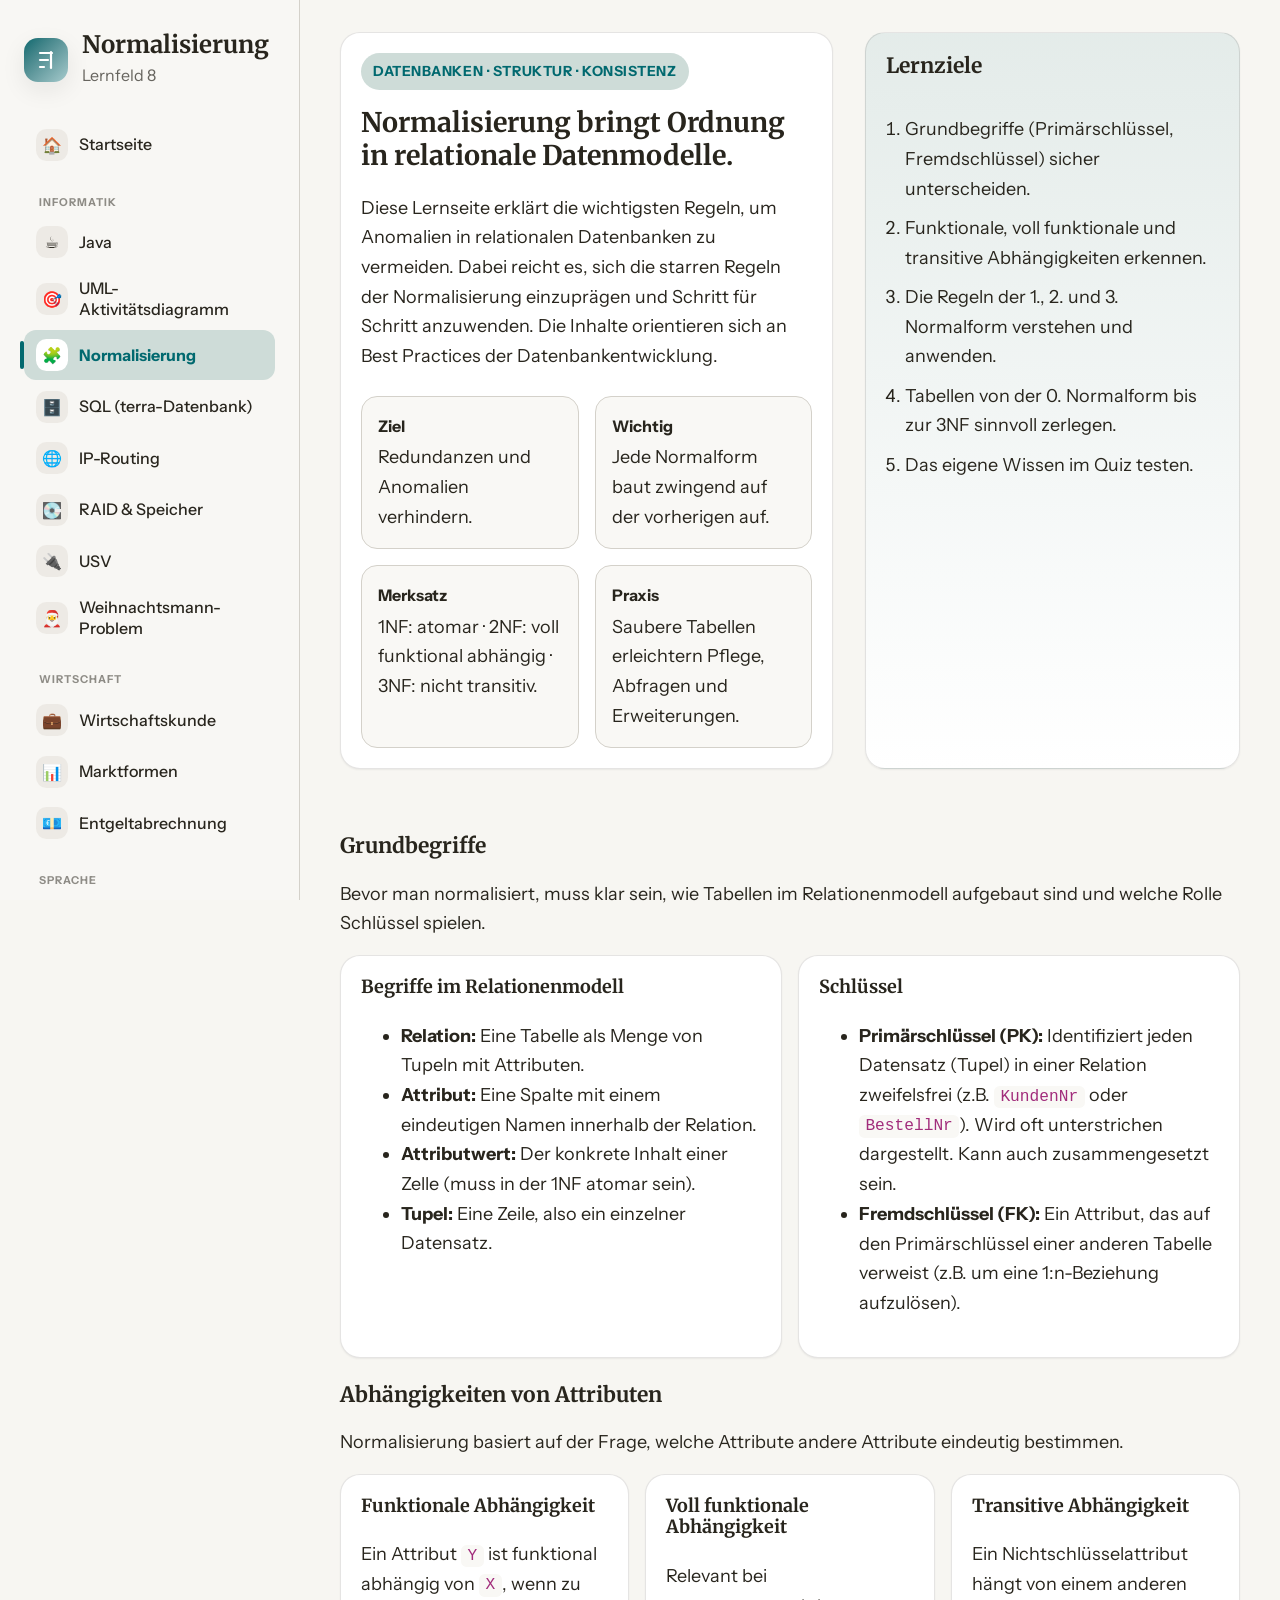
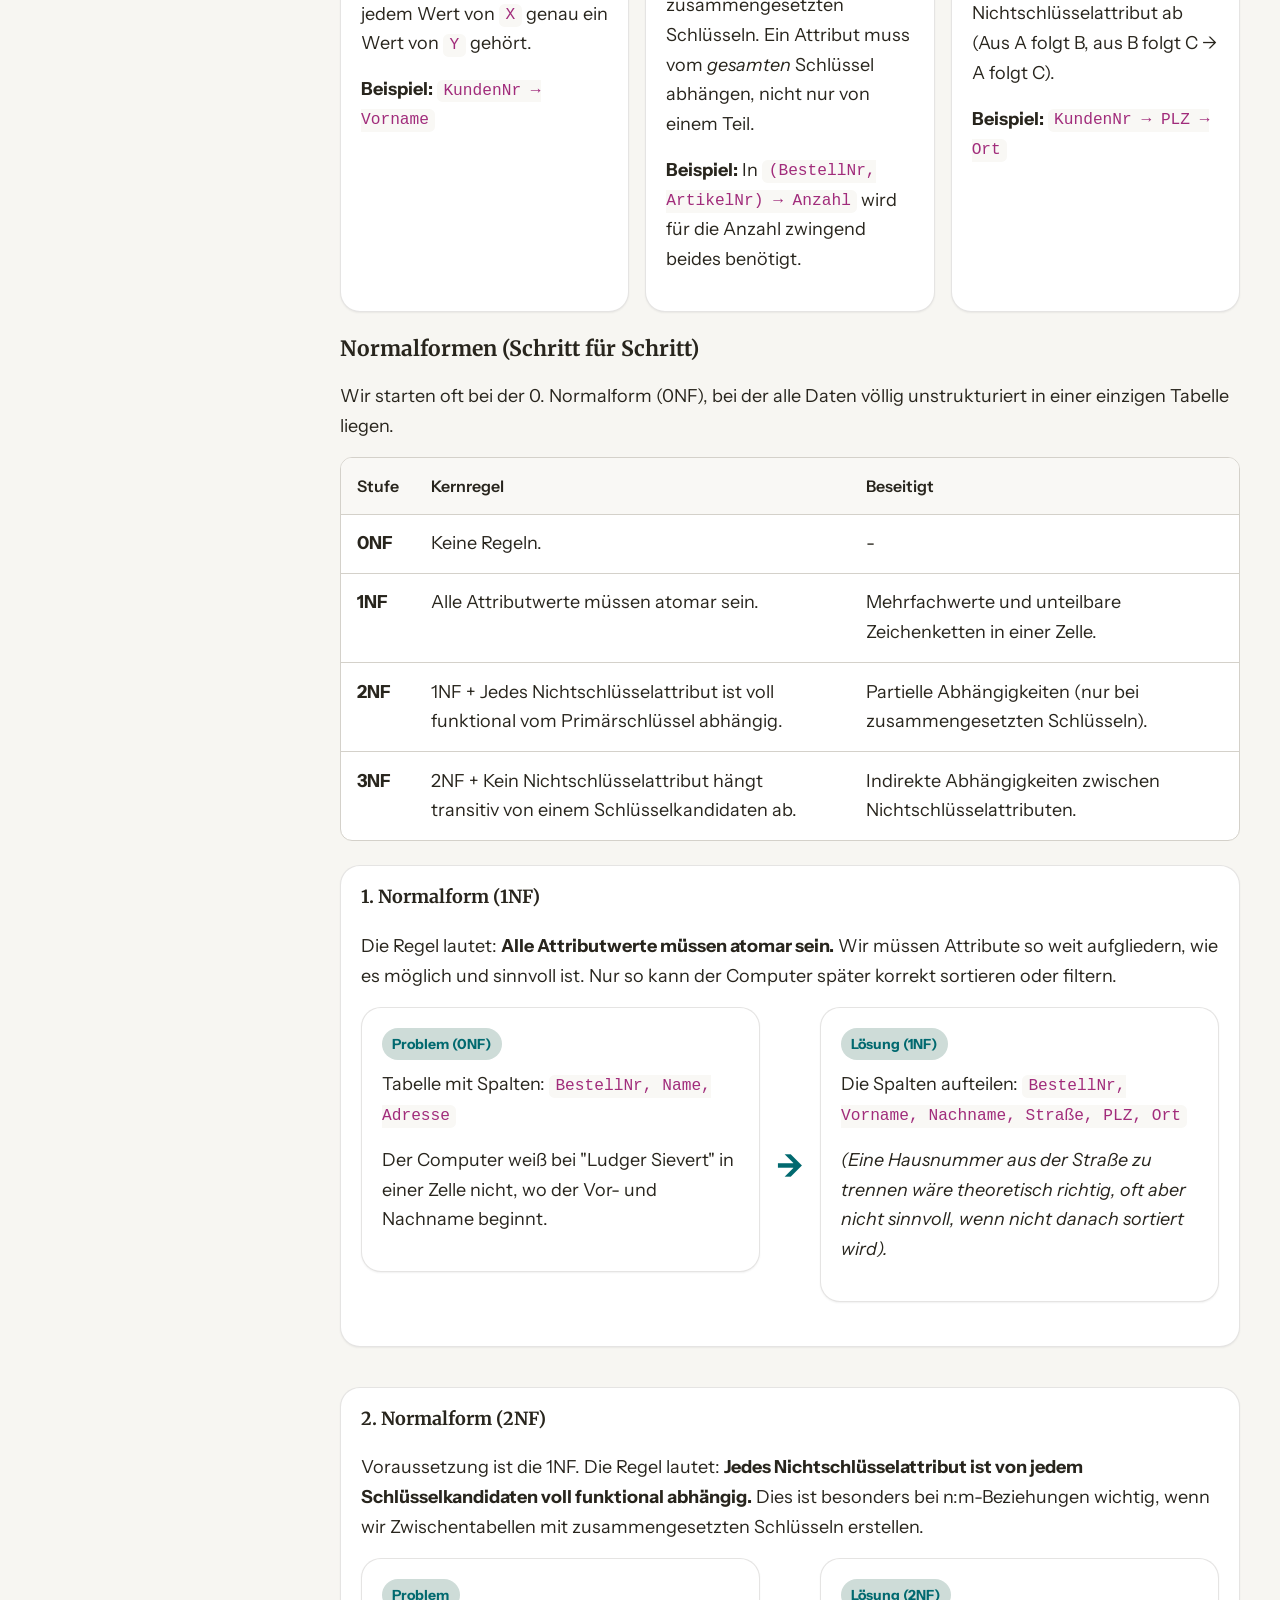
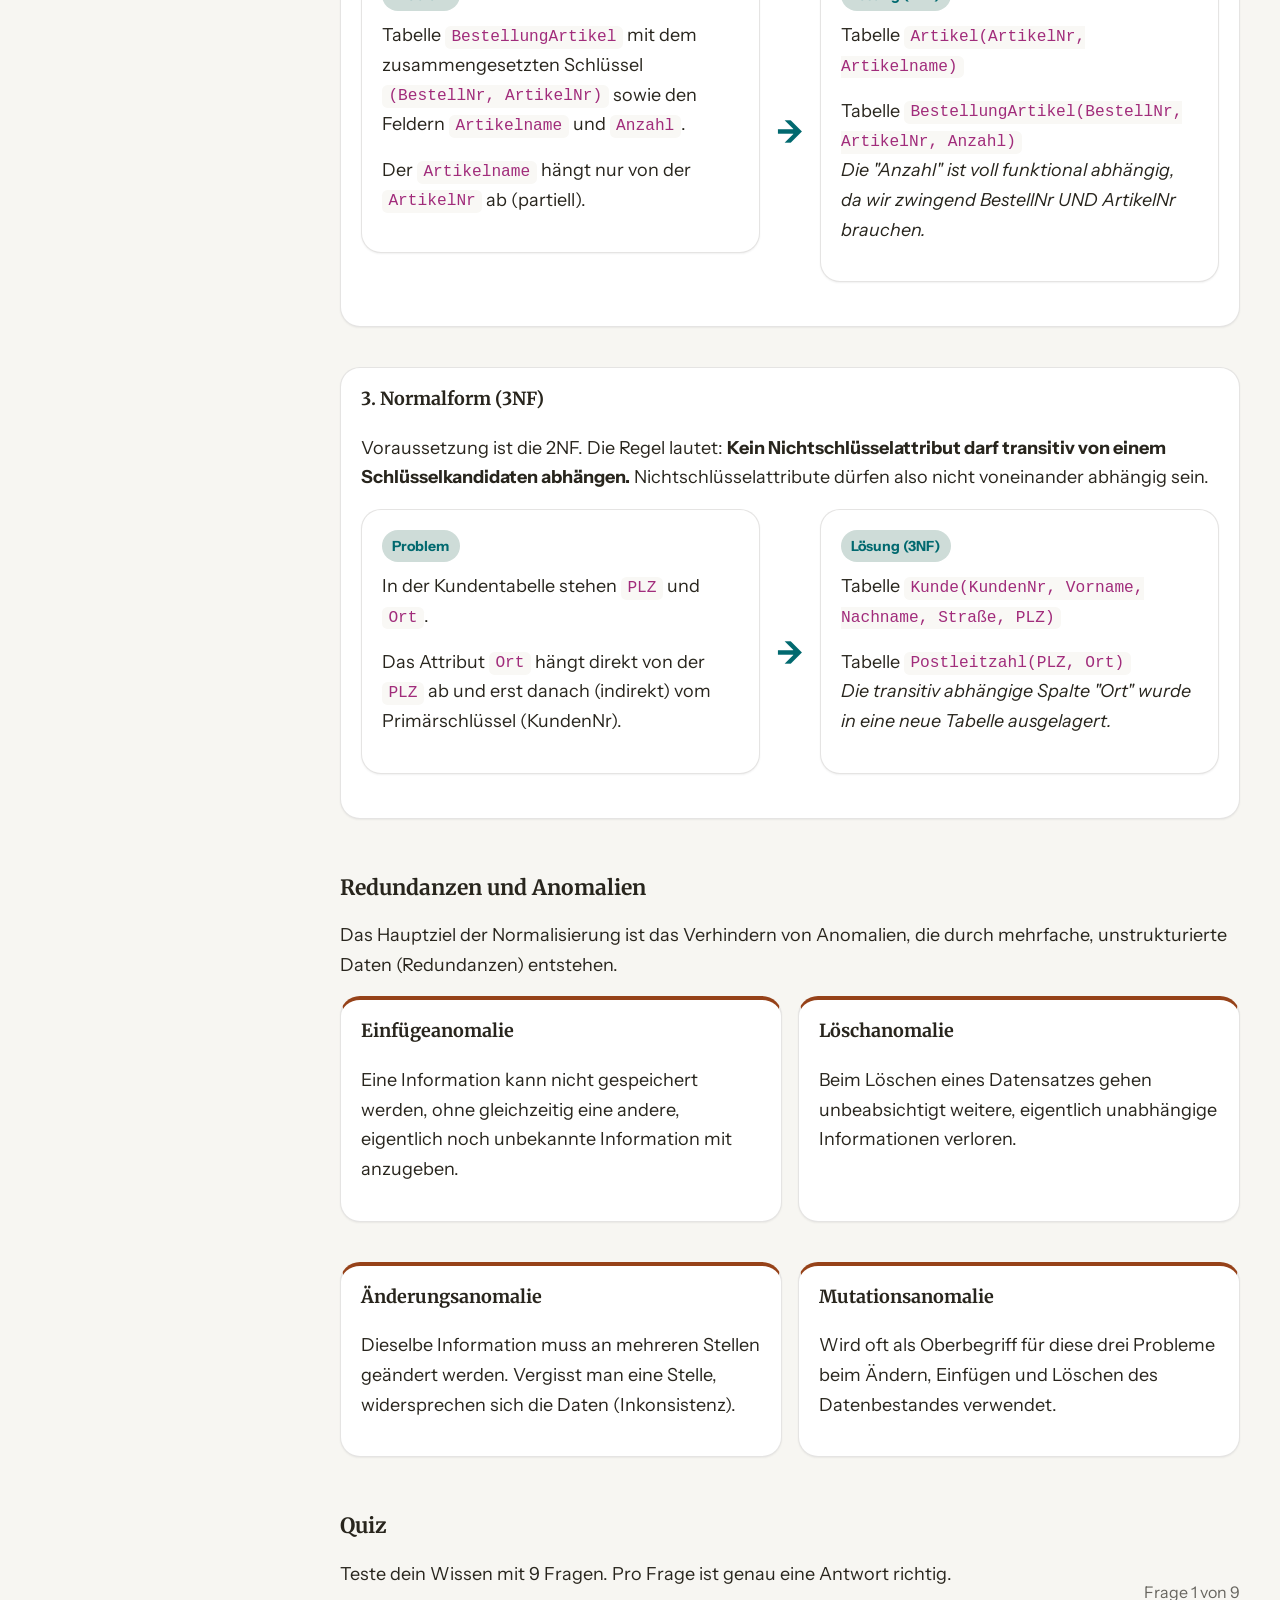
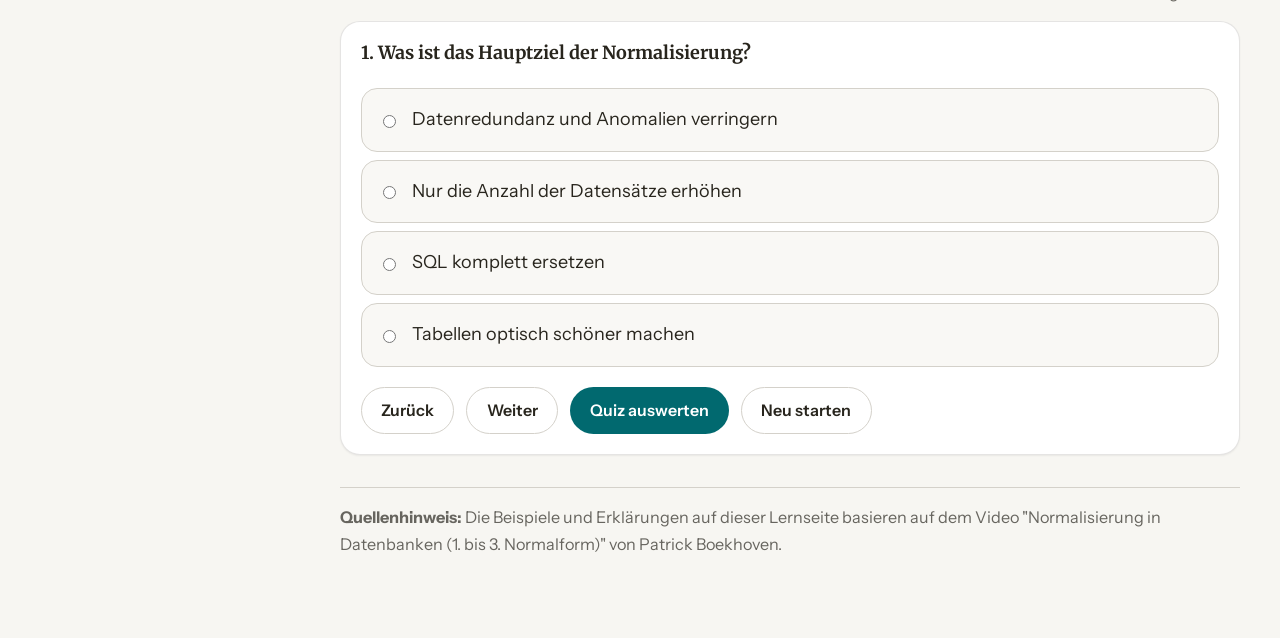
<file: Normalisierung.html>
<!DOCTYPE html>
<html lang="de" data-theme="light">
<head>
  <meta charset="UTF-8">
  <meta name="viewport" content="width=device-width, initial-scale=1.0">
  <title>Lernseite Normalisierung</title>
  <meta name="description" content="Interaktive Lernseite zur Datenbank-Normalisierung mit 1NF, 2NF, 3NF und Quiz.">
  <link rel="preconnect" href="https://fonts.googleapis.com">
  <link rel="preconnect" href="https://fonts.gstatic.com" crossorigin>
  <link href="https://fonts.googleapis.com/css2?family=Instrument+Sans:wght@400;500;600;700&family=Merriweather:wght@700&display=swap" rel="stylesheet">
  <link rel="stylesheet" href="styles.css">
  <link rel="stylesheet" href="nav.css?v=2">
  <style>
    /* Specific styles for Normalisierung page that aren't global */
    .hero {
      display: grid;
      grid-template-columns: 1.25fr .95fr;
      gap: var(--space-8);
      align-items: stretch;
      margin-bottom: var(--space-10);
    }
    .hero-grid {
      display: grid;
      grid-template-columns: repeat(2, minmax(0, 1fr));
      gap: var(--space-4);
      margin-top: var(--space-6);
    }
    .mini {
      padding: var(--space-4);
      background: var(--color-surface);
      border-radius: var(--radius-lg);
      border: 1px solid var(--color-border);
    }
    .mini strong { display: block; font-size: var(--text-sm); margin-bottom: .25rem; }
    .hero-aside {
      display: flex;
      flex-direction: column;
      gap: var(--space-4);
      background: linear-gradient(180deg, color-mix(in srgb, var(--color-primary-highlight) 55%, var(--color-surface-2)), var(--color-surface-2));
    }
    .checklist { padding-left: 1.2rem; margin: 0; display: grid; gap: .6rem; }
    
    .example-block { display: grid; gap: var(--space-4); margin-top: 1rem; }
    .split-example { display: grid; grid-template-columns: 1fr auto 1fr; gap: var(--space-4); align-items: start; }
    .arrow { align-self: center; font-size: 2rem; color: var(--color-primary); font-weight: 700; }
    
    .anomaly { border-top: 4px solid var(--color-warning); }
    
    .quiz-header { display: flex; justify-content: space-between; gap: 1rem; align-items: end; margin-bottom: var(--space-4); }
    .progress { font-size: var(--text-sm); color: var(--color-text-muted); }
    .question { display: none; }
    .question.active { display: block; }
    .quiz-actions { display: flex; gap: .75rem; flex-wrap: wrap; margin-top: var(--space-5); }
    
    @media (max-width: 1040px) {
      .hero { grid-template-columns: 1fr; }
      .split-example { grid-template-columns: 1fr; }
      .arrow { display: none; }
    }
    @media (max-width: 720px) {
      .hero-grid { grid-template-columns: 1fr; }
      .quiz-header { flex-direction: column; align-items: flex-start; }
    }
  </style>
</head>
<body>
  <div class="shell">
    <aside class="sidebar" aria-label="Seitennavigation">
      <div class="sidebar-header">
        <div class="brand">
            <a href="index.html" style="text-decoration: none; color: inherit; display: flex; align-items: center; gap: .9rem;">
                <div class="logo" aria-hidden="true">
                <svg viewBox="0 0 24 24" fill="none" stroke="currentColor" stroke-width="2.2" stroke-linecap="round" stroke-linejoin="round" aria-hidden="true">
                    <path d="M6 5h12"></path><path d="M6 12h8"></path><path d="M6 19h4"></path><path d="M17 4v16"></path>
                </svg>
                </div>
                <div>
                <h1>Normalisierung</h1>
                <p>Lernfeld 8</p>
                </div>
            </a>
        </div>
        <button class="mobile-menu-btn" id="mobile-menu-btn" aria-label="Menü öffnen" aria-expanded="false">
            <svg width="24" height="24" viewBox="0 0 24 24" fill="none" stroke="currentColor" stroke-width="2" stroke-linecap="round" stroke-linejoin="round"><line x1="3" y1="12" x2="21" y2="12"></line><line x1="3" y1="6" x2="21" y2="6"></line><line x1="3" y1="18" x2="21" y2="18"></line></svg>
        </button>
      </div>
      <nav class="nav" id="sidebar-nav">
        <a href="index.html" style="margin-bottom: 10px; border-bottom: 1px solid var(--color-border); padding-bottom: 10px;">← Zurück zur Übersicht</a>
        <a href="#einstieg">Einstieg</a>
        <a href="#grundlagen">Grundbegriffe</a>
        <a href="#abhaengigkeiten">Abhängigkeiten</a>
        <a href="#normalformen">Normalformen</a>
        <a href="#anomalien">Anomalien</a>
        <a href="#quiz">Quiz</a>
      </nav>
      <button class="theme-toggle">
        <span aria-hidden="true">◐</span><span>Hell/Dunkel</span>
      </button>
    </aside>
    
    <main class="content" id="main">
      <section class="hero" id="einstieg">
        <article class="card">
          <span class="eyebrow">Datenbanken · Struktur · Konsistenz</span>
          <h2>Normalisierung bringt Ordnung in relationale Datenmodelle.</h2>
          <p>Diese Lernseite erklärt die wichtigsten Regeln, um Anomalien in relationalen Datenbanken zu vermeiden. Dabei reicht es, sich die starren Regeln der Normalisierung einzuprägen und Schritt für Schritt anzuwenden. Die Inhalte orientieren sich an Best Practices der Datenbankentwicklung.</p>
          <div class="hero-grid">
            <div class="mini"><strong>Ziel</strong><span>Redundanzen und Anomalien verhindern.</span></div>
            <div class="mini"><strong>Wichtig</strong><span>Jede Normalform baut zwingend auf der vorherigen auf.</span></div>
            <div class="mini"><strong>Merksatz</strong><span>1NF: atomar · 2NF: voll funktional abhängig · 3NF: nicht transitiv.</span></div>
            <div class="mini"><strong>Praxis</strong><span>Saubere Tabellen erleichtern Pflege, Abfragen und Erweiterungen.</span></div>
          </div>
        </article>
        <aside class="card hero-aside">
          <h3>Lernziele</h3>
          <ol class="checklist">
            <li>Grundbegriffe (Primärschlüssel, Fremdschlüssel) sicher unterscheiden.</li>
            <li>Funktionale, voll funktionale und transitive Abhängigkeiten erkennen.</li>
            <li>Die Regeln der 1., 2. und 3. Normalform verstehen und anwenden.</li>
            <li>Tabellen von der 0. Normalform bis zur 3NF sinnvoll zerlegen.</li>
            <li>Das eigene Wissen im Quiz testen.</li>
          </ol>
        </aside>
      </section>

      <section id="grundlagen">
        <h3>Grundbegriffe</h3>
        <p>Bevor man normalisiert, muss klar sein, wie Tabellen im Relationenmodell aufgebaut sind und welche Rolle Schlüssel spielen.</p>
        <div class="grid-2">
          <article class="panel">
            <h4>Begriffe im Relationenmodell</h4>
            <ul>
              <li><strong>Relation:</strong> Eine Tabelle als Menge von Tupeln mit Attributen.</li>
              <li><strong>Attribut:</strong> Eine Spalte mit einem eindeutigen Namen innerhalb der Relation.</li>
              <li><strong>Attributwert:</strong> Der konkrete Inhalt einer Zelle (muss in der 1NF atomar sein).</li>
              <li><strong>Tupel:</strong> Eine Zeile, also ein einzelner Datensatz.</li>
            </ul>
          </article>
          <article class="panel">
            <h4>Schlüssel</h4>
            <ul>
              <li><strong>Primärschlüssel (PK):</strong> Identifiziert jeden Datensatz (Tupel) in einer Relation zweifelsfrei (z.B. <code>KundenNr</code> oder <code>BestellNr</code>). Wird oft unterstrichen dargestellt. Kann auch zusammengesetzt sein.</li>
              <li><strong>Fremdschlüssel (FK):</strong> Ein Attribut, das auf den Primärschlüssel einer anderen Tabelle verweist (z.B. um eine 1:n-Beziehung aufzulösen).</li>
            </ul>
          </article>
        </div>
      </section>

      <section id="abhaengigkeiten">
        <h3>Abhängigkeiten von Attributen</h3>
        <p>Normalisierung basiert auf der Frage, welche Attribute andere Attribute eindeutig bestimmen.</p>
        <div class="grid-3">
          <article class="panel">
            <h4>Funktionale Abhängigkeit</h4>
            <p>Ein Attribut <code>Y</code> ist funktional abhängig von <code>X</code>, wenn zu jedem Wert von <code>X</code> genau ein Wert von <code>Y</code> gehört.</p>
            <p><strong>Beispiel:</strong> <code>KundenNr → Vorname</code></p>
          </article>
          <article class="panel">
            <h4>Voll funktionale Abhängigkeit</h4>
            <p>Relevant bei zusammengesetzten Schlüsseln. Ein Attribut muss vom <em>gesamten</em> Schlüssel abhängen, nicht nur von einem Teil.</p>
            <p><strong>Beispiel:</strong> In <code>(BestellNr, ArtikelNr) → Anzahl</code> wird für die Anzahl zwingend beides benötigt.</p>
          </article>
          <article class="panel">
            <h4>Transitive Abhängigkeit</h4>
            <p>Ein Nichtschlüsselattribut hängt von einem anderen Nichtschlüsselattribut ab (Aus A folgt B, aus B folgt C → A folgt C).</p>
            <p><strong>Beispiel:</strong> <code>KundenNr → PLZ → Ort</code></p>
          </article>
        </div>
      </section>

      <section id="normalformen">
        <h3>Normalformen (Schritt für Schritt)</h3>
        <p>Wir starten oft bei der 0. Normalform (0NF), bei der alle Daten völlig unstrukturiert in einer einzigen Tabelle liegen.</p>
        <div class="table-wrap">
          <table>
            <thead>
              <tr>
                <th>Stufe</th>
                <th>Kernregel</th>
                <th>Beseitigt</th>
              </tr>
            </thead>
            <tbody>
              <tr><td><strong>0NF</strong></td><td>Keine Regeln.</td><td>-</td></tr>
              <tr><td><strong>1NF</strong></td><td>Alle Attributwerte müssen atomar sein.</td><td>Mehrfachwerte und unteilbare Zeichenketten in einer Zelle.</td></tr>
              <tr><td><strong>2NF</strong></td><td>1NF + Jedes Nichtschlüsselattribut ist voll funktional vom Primärschlüssel abhängig.</td><td>Partielle Abhängigkeiten (nur bei zusammengesetzten Schlüsseln).</td></tr>
              <tr><td><strong>3NF</strong></td><td>2NF + Kein Nichtschlüsselattribut hängt transitiv von einem Schlüsselkandidaten ab.</td><td>Indirekte Abhängigkeiten zwischen Nichtschlüsselattributen.</td></tr>
            </tbody>
          </table>
        </div>

        <div class="example-block">
          <article class="panel">
            <h4>1. Normalform (1NF)</h4>
            <p>Die Regel lautet: <strong>Alle Attributwerte müssen atomar sein.</strong> Wir müssen Attribute so weit aufgliedern, wie es möglich und sinnvoll ist. Nur so kann der Computer später korrekt sortieren oder filtern.</p>
            <div class="split-example">
              <div class="panel">
                <span class="badge" style="margin-bottom:10px">Problem (0NF)</span>
                <p>Tabelle mit Spalten: <code>BestellNr, Name, Adresse</code></p>
                <p>Der Computer weiß bei "Ludger Sievert" in einer Zelle nicht, wo der Vor- und Nachname beginnt.</p>
              </div>
              <div class="arrow">→</div>
              <div class="panel">
                <span class="badge" style="margin-bottom:10px">Lösung (1NF)</span>
                <p>Die Spalten aufteilen: <code>BestellNr, Vorname, Nachname, Straße, PLZ, Ort</code></p>
                <p><em>(Eine Hausnummer aus der Straße zu trennen wäre theoretisch richtig, oft aber nicht sinnvoll, wenn nicht danach sortiert wird).</em></p>
              </div>
            </div>
          </article>

          <article class="panel">
            <h4>2. Normalform (2NF)</h4>
            <p>Voraussetzung ist die 1NF. Die Regel lautet: <strong>Jedes Nichtschlüsselattribut ist von jedem Schlüsselkandidaten voll funktional abhängig.</strong> Dies ist besonders bei n:m-Beziehungen wichtig, wenn wir Zwischentabellen mit zusammengesetzten Schlüsseln erstellen.</p>
            <div class="split-example">
              <div class="panel">
                <span class="badge" style="margin-bottom:10px">Problem</span>
                <p>Tabelle <code>BestellungArtikel</code> mit dem zusammengesetzten Schlüssel <code>(BestellNr, ArtikelNr)</code> sowie den Feldern <code>Artikelname</code> und <code>Anzahl</code>.</p>
                <p>Der <code>Artikelname</code> hängt nur von der <code>ArtikelNr</code> ab (partiell).</p>
              </div>
              <div class="arrow">→</div>
              <div class="panel">
                <span class="badge" style="margin-bottom:10px">Lösung (2NF)</span>
                <p>Tabelle <code>Artikel(ArtikelNr, Artikelname)</code></p>
                <p>Tabelle <code>BestellungArtikel(BestellNr, ArtikelNr, Anzahl)</code><br><em>Die "Anzahl" ist voll funktional abhängig, da wir zwingend BestellNr UND ArtikelNr brauchen.</em></p>
              </div>
            </div>
          </article>

          <article class="panel">
            <h4>3. Normalform (3NF)</h4>
            <p>Voraussetzung ist die 2NF. Die Regel lautet: <strong>Kein Nichtschlüsselattribut darf transitiv von einem Schlüsselkandidaten abhängen.</strong> Nichtschlüsselattribute dürfen also nicht voneinander abhängig sein.</p>
            <div class="split-example">
              <div class="panel">
                <span class="badge" style="margin-bottom:10px">Problem</span>
                <p>In der Kundentabelle stehen <code>PLZ</code> und <code>Ort</code>.</p>
                <p>Das Attribut <code>Ort</code> hängt direkt von der <code>PLZ</code> ab und erst danach (indirekt) vom Primärschlüssel (KundenNr).</p>
              </div>
              <div class="arrow">→</div>
              <div class="panel">
                <span class="badge" style="margin-bottom:10px">Lösung (3NF)</span>
                <p>Tabelle <code>Kunde(KundenNr, Vorname, Nachname, Straße, PLZ)</code></p>
                <p>Tabelle <code>Postleitzahl(PLZ, Ort)</code><br><em>Die transitiv abhängige Spalte "Ort" wurde in eine neue Tabelle ausgelagert.</em></p>
              </div>
            </div>
          </article>
        </div>
      </section>

      <section id="anomalien" style="margin-top: var(--space-8);">
        <h3>Redundanzen und Anomalien</h3>
        <p>Das Hauptziel der Normalisierung ist das Verhindern von Anomalien, die durch mehrfache, unstrukturierte Daten (Redundanzen) entstehen.</p>
        <div class="grid-2">
          <article class="panel anomaly">
            <h4>Einfügeanomalie</h4>
            <p>Eine Information kann nicht gespeichert werden, ohne gleichzeitig eine andere, eigentlich noch unbekannte Information mit anzugeben.</p>
          </article>
          <article class="panel anomaly">
            <h4>Löschanomalie</h4>
            <p>Beim Löschen eines Datensatzes gehen unbeabsichtigt weitere, eigentlich unabhängige Informationen verloren.</p>
          </article>
          <article class="panel anomaly">
            <h4>Änderungsanomalie</h4>
            <p>Dieselbe Information muss an mehreren Stellen geändert werden. Vergisst man eine Stelle, widersprechen sich die Daten (Inkonsistenz).</p>
          </article>
          <article class="panel anomaly">
            <h4>Mutationsanomalie</h4>
            <p>Wird oft als Oberbegriff für diese drei Probleme beim Ändern, Einfügen und Löschen des Datenbestandes verwendet.</p>
          </article>
        </div>
      </section>

      <section id="quiz" style="margin-top: var(--space-8);">
        <div class="quiz-header">
          <div>
            <h3>Quiz</h3>
            <p>Teste dein Wissen mit 9 Fragen. Pro Frage ist genau eine Antwort richtig.</p>
          </div>
          <div class="progress" id="quizProgress">Frage 1 von 9</div>
        </div>
        <div class="card">
          <form id="quizForm">
            <!-- Questions... -->
            <div class="question active" data-question="0">
              <h4>1. Was ist das Hauptziel der Normalisierung?</h4>
              <div class="options">
                <label class="quiz-option"><input type="radio" name="q0" value="1"> Datenredundanz und Anomalien verringern</label>
                <label class="quiz-option"><input type="radio" name="q0" value="0"> Nur die Anzahl der Datensätze erhöhen</label>
                <label class="quiz-option"><input type="radio" name="q0" value="0"> SQL komplett ersetzen</label>
                <label class="quiz-option"><input type="radio" name="q0" value="0"> Tabellen optisch schöner machen</label>
              </div>
            </div>
            <div class="question" data-question="1">
              <h4>2. Welche Regel beschreibt die 1NF?</h4>
              <div class="options">
                <label class="quiz-option"><input type="radio" name="q1" value="1"> Alle Attributwerte müssen atomar sein</label>
                <label class="quiz-option"><input type="radio" name="q1" value="0"> Jedes Feld enthält mindestens zwei Werte</label>
                <label class="quiz-option"><input type="radio" name="q1" value="0"> Es gibt keine Fremdschlüssel</label>
                <label class="quiz-option"><input type="radio" name="q1" value="0"> Alle Tabellen müssen drei Spalten haben</label>
              </div>
            </div>
            <div class="question" data-question="2">
              <h4>3. Bei welcher Art von Schlüsseln ist die 2NF besonders relevant?</h4>
              <div class="options">
                <label class="quiz-option"><input type="radio" name="q2" value="0"> Bei einfachen, künstlichen Schlüsseln (IDs)</label>
                <label class="quiz-option"><input type="radio" name="q2" value="1"> Bei zusammengesetzten Primärschlüsseln</label>
                <label class="quiz-option"><input type="radio" name="q2" value="0"> Nur bei numerischen Attributen</label>
                <label class="quiz-option"><input type="radio" name="q2" value="0"> Nur bei NoSQL-Datenbanken</label>
              </div>
            </div>
            <div class="question" data-question="3">
              <h4>4. Welche Abhängigkeit verbietet die 3NF?</h4>
              <div class="options">
                <label class="quiz-option"><input type="radio" name="q3" value="0"> Zyklische Abhängigkeit</label>
                <label class="quiz-option"><input type="radio" name="q3" value="0"> Voll funktionale Abhängigkeit</label>
                <label class="quiz-option"><input type="radio" name="q3" value="1"> Transitive Abhängigkeit</label>
                <label class="quiz-option"><input type="radio" name="q3" value="0"> Physische Abhängigkeit</label>
              </div>
            </div>
            <div class="question" data-question="4">
              <h4>5. Wenn in einer Tabelle der "Ort" nur über die "PLZ" bestimmt wird, spricht man von...</h4>
              <div class="options">
                <label class="quiz-option"><input type="radio" name="q4" value="0"> Einer Löschanomalie</label>
                <label class="quiz-option"><input type="radio" name="q4" value="1"> Einer transitiven Abhängigkeit</label>
                <label class="quiz-option"><input type="radio" name="q4" value="0"> Einer atomaren Spalte</label>
                <label class="quiz-option"><input type="radio" name="q4" value="0"> Einem zusammengesetzten Schlüssel</label>
              </div>
            </div>
            <div class="question" data-question="5">
              <h4>6. Welche Situation beschreibt eine Änderungsanomalie?</h4>
              <div class="options">
                <label class="quiz-option"><input type="radio" name="q5" value="0"> Ein Datensatz ist zu kurz</label>
                <label class="quiz-option"><input type="radio" name="q5" value="1"> Dieselbe Information (z.B. ein Ort) muss an mehreren Stellen fehlerfrei geändert werden</label>
                <label class="quiz-option"><input type="radio" name="q5" value="0"> Eine Tabelle enthält nur Zahlen</label>
                <label class="quiz-option"><input type="radio" name="q5" value="0"> Ein Index fehlt</label>
              </div>
            </div>
            <div class="question" data-question="6">
              <h4>7. Was ist ein Fremdschlüssel?</h4>
              <div class="options">
                <label class="quiz-option"><input type="radio" name="q6" value="1"> Ein Attribut, das auf den Primärschlüssel einer anderen Tabelle verweist</label>
                <label class="quiz-option"><input type="radio" name="q6" value="0"> Der längste Text in einer Tabelle</label>
                <label class="quiz-option"><input type="radio" name="q6" value="0"> Eine Tabelle ohne Daten</label>
                <label class="quiz-option"><input type="radio" name="q6" value="0"> Eine Alternative zu SQL</label>
              </div>
            </div>
            <div class="question" data-question="7">
              <h4>8. Welche Bedingung muss erfüllt sein, bevor eine Tabelle in die 3. Normalform überführt werden kann?</h4>
              <div class="options">
                <label class="quiz-option"><input type="radio" name="q7" value="0"> Es dürfen keine Daten mehr eingetragen werden</label>
                <label class="quiz-option"><input type="radio" name="q7" value="1"> Die Tabelle muss sich bereits in der 2. Normalform befinden</label>
                <label class="quiz-option"><input type="radio" name="q7" value="0"> Die Tabelle darf nur einen Fremdschlüssel haben</label>
                <label class="quiz-option"><input type="radio" name="q7" value="0"> Alle Attribute müssen alphabetisch sortiert sein</label>
              </div>
            </div>
            <div class="question" data-question="8">
              <h4>9. Ist die Hausnummer zwingend immer in eine eigene Spalte zu trennen (1NF)?</h4>
              <div class="options">
                <label class="quiz-option"><input type="radio" name="q8" value="0"> Ja, in jedem Fall, sonst stürzt die Datenbank ab</label>
                <label class="quiz-option"><input type="radio" name="q8" value="0"> Nein, man darf niemals Straßen und Hausnummern trennen</label>
                <label class="quiz-option"><input type="radio" name="q8" value="1"> Theoretisch ja, aber praktisch wägt man ab, ob es sinnvoll ist</label>
                <label class="quiz-option"><input type="radio" name="q8" value="0"> Nur, wenn die Hausnummer Buchstaben enthält</label>
              </div>
            </div>
          </form>
          <div class="quiz-actions">
            <button type="button" class="btn-secondary" id="prevBtn">Zurück</button>
            <button type="button" class="btn-secondary" id="nextBtn">Weiter</button>
            <button type="button" class="btn-primary" id="submitBtn">Quiz auswerten</button>
            <button type="button" class="btn-secondary" id="resetBtn">Neu starten</button>
          </div>
          <div class="callout" id="resultBox" aria-live="polite" style="display: none; margin-top: 1rem;"></div>
        </div>
      </section>
      
      <footer style="margin-top: 2rem; border-top: 1px solid var(--color-border); padding-top: 1rem; color: var(--color-text-muted); font-size: 0.9em;">
        <p><strong>Quellenhinweis:</strong> Die Beispiele und Erklärungen auf dieser Lernseite basieren auf dem Video "Normalisierung in Datenbanken (1. bis 3. Normalform)" von Patrick Boekhoven.</p>
      </footer>
    </main>
  </div>

  <script src="nav.js"></script>
  <script src="script.js"></script>
  <script>
    (() => {
      // Quiz Logic for Normalisierung
      const questions = [...document.querySelectorAll('.question')];
      const progress = document.getElementById('quizProgress');
      const resultBox = document.getElementById('resultBox');
      const nextBtn = document.getElementById('nextBtn');
      const prevBtn = document.getElementById('prevBtn');
      const submitBtn = document.getElementById('submitBtn');
      const resetBtn = document.getElementById('resetBtn');
      let current = 0;

      function renderQuestion() {
        questions.forEach((q, i) => q.classList.toggle('active', i === current));
        progress.textContent = `Frage ${current + 1} von ${questions.length}`;
        prevBtn.disabled = current === 0;
        nextBtn.disabled = current === questions.length - 1;
      }

      nextBtn.addEventListener('click', () => {
        if (current < questions.length - 1) { current++; renderQuestion(); }
      });
      prevBtn.addEventListener('click', () => {
        if (current > 0) { current--; renderQuestion(); }
      });
      submitBtn.addEventListener('click', () => {
        let score = 0;
        questions.forEach((_, i) => {
          const checked = document.querySelector(`input[name="q${i}"]:checked`);
          if (checked) score += Number(checked.value);
        });
        const percent = Math.round((score / questions.length) * 100);
        let text = '';
        if (percent >= 90) text = 'Sehr stark! Du beherrschst die Normalisierung bereits sehr sicher.';
        else if (percent >= 70) text = 'Gute Leistung. Wiederhole vor allem die Unterscheidung von 2NF und 3NF.';
        else if (percent >= 50) text = 'Solide Basis. Schau dir die Beispiele zu Abhängigkeiten und Anomalien noch einmal an.';
        else text = 'Noch ausbaufähig. Gehe die Lernseite Abschnitt für Abschnitt durch und starte das Quiz erneut.';
        
        resultBox.className = 'callout ' + (percent >= 50 ? 'success' : 'warning');
        resultBox.style.display = 'block';
        resultBox.innerHTML = `<strong>Ergebnis: ${score} von ${questions.length} Punkten (${percent}%)</strong>${text}`;
      });
      resetBtn.addEventListener('click', () => {
        document.getElementById('quizForm').reset();
        current = 0;
        renderQuestion();
        resultBox.style.display = 'none';
        resultBox.textContent = '';
      });
      renderQuestion();
    })();
  </script>
</body>
</html>
</file>
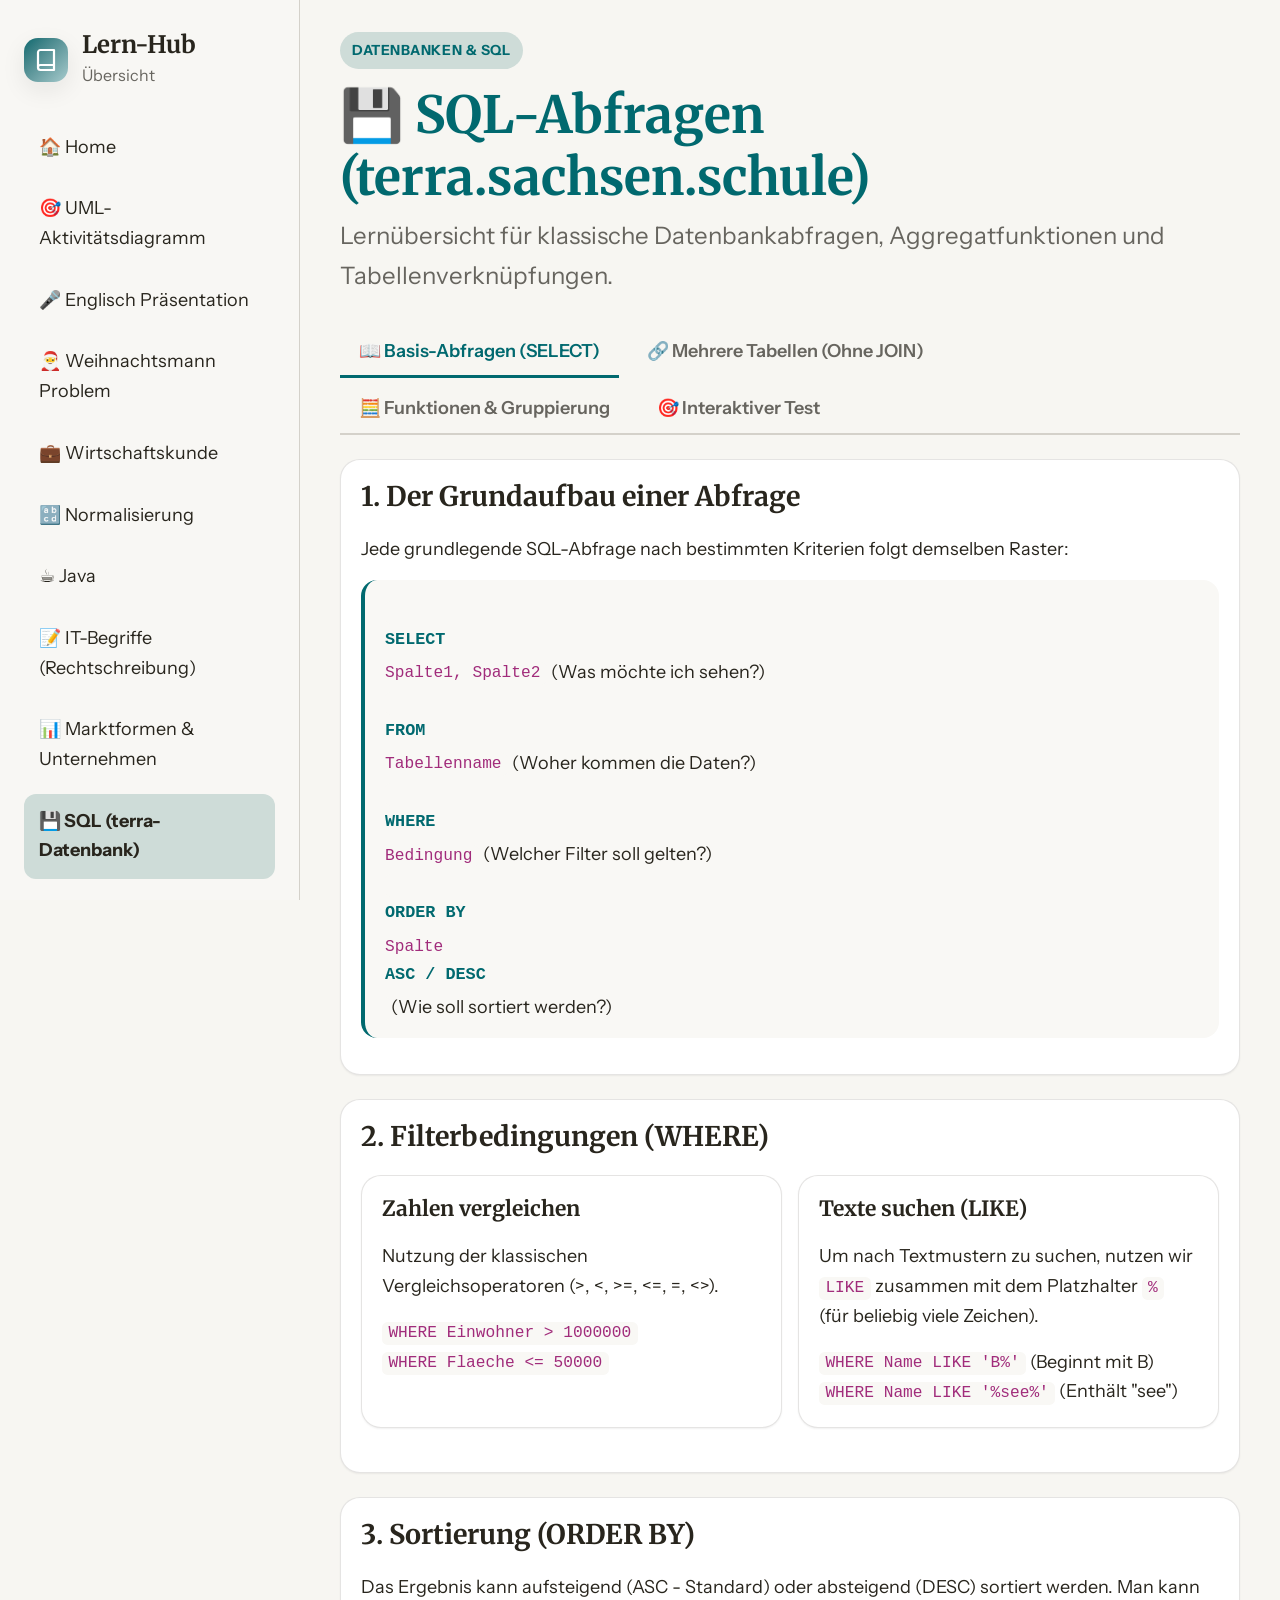
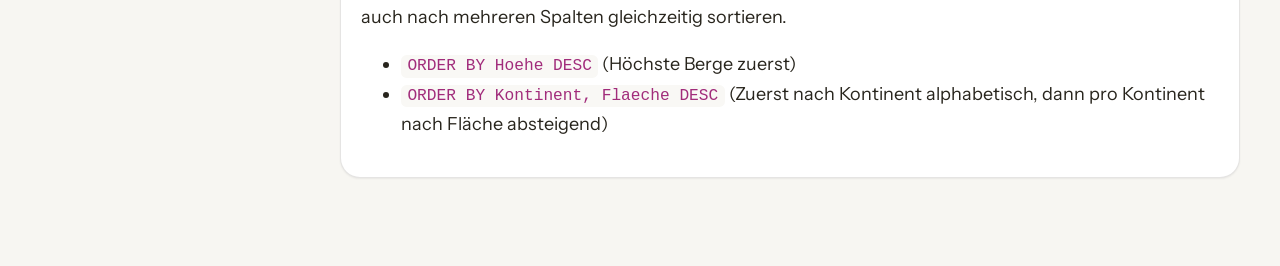
<file: Sql.html>
<!DOCTYPE html>
<html lang="de" data-theme="light">
<head>
    <meta charset="UTF-8">
    <meta name="viewport" content="width=device-width, initial-scale=1.0">
    <title>SQL & Datenbanken - Lern-Hub</title>
    <link rel="preconnect" href="https://fonts.googleapis.com">
    <link rel="preconnect" href="https://fonts.gstatic.com" crossorigin>
    <link href="https://fonts.googleapis.com/css2?family=Instrument+Sans:wght@400;500;600;700&family=Merriweather:wght@700&display=swap" rel="stylesheet">
    <link rel="stylesheet" href="styles.css">
    <style>
        .solution {
            display: none;
            margin-top: 1rem;
            padding: 1rem;
            background: color-mix(in srgb, var(--color-success) 10%, var(--color-surface));
            border-left: 4px solid var(--color-success);
            border-radius: 0 var(--radius-md) var(--radius-md) 0;
            animation: fadeIn 0.3s ease;
        }
        .solution.show {
            display: block;
        }
        .exercise-card, .quiz-card {
            margin-bottom: var(--space-6);
            padding-bottom: var(--space-4);
            border-bottom: 1px solid var(--color-border);
        }
        .exercise-card:last-child, .quiz-card:last-child {
            border-bottom: none;
            margin-bottom: 0;
            padding-bottom: 0;
        }
    </style>
</head>
<body>
    <div class="shell">
        <aside class="sidebar" aria-label="Seitennavigation">
            <div class="sidebar-header">
                <div class="brand">
                    <div class="logo" aria-hidden="true">
                        <svg viewBox="0 0 24 24" fill="none" stroke="currentColor" stroke-width="2.2" stroke-linecap="round" stroke-linejoin="round">
                            <path d="M4 19.5v-15A2.5 2.5 0 0 1 6.5 2H20v20H6.5a2.5 2.5 0 0 1 0-5H20"></path>
                        </svg>
                    </div>
                    <div>
                        <h1>Lern-Hub</h1>
                        <p>Übersicht</p>
                    </div>
                </div>
                <button class="mobile-menu-btn" id="mobile-menu-btn" aria-label="Menü öffnen">
                    <svg width="24" height="24" viewBox="0 0 24 24" fill="none" stroke="currentColor" stroke-width="2" stroke-linecap="round" stroke-linejoin="round"><line x1="3" y1="12" x2="21" y2="12"></line><line x1="3" y1="6" x2="21" y2="6"></line><line x1="3" y1="18" x2="21" y2="18"></line></svg>
                </button>
            </div>
            
            <nav class="nav" id="sidebar-nav">
                <a href="index.html">🏠 Home</a>
                <a href="uml.html">🎯 UML-Aktivitätsdiagramm</a>
                <a href="englisch.html">🎤 Englisch Präsentation</a>
                <a href="weihnachtsroute.html">🎅 Weihnachtsmann Problem</a>
                <a href="wirtschaft.html">💼 Wirtschaftskunde</a>
                <a href="Normalisierung.html">🔡 Normalisierung</a>
                <a href="java.html">☕ Java</a>
                <a href="it-begriffe.html">📝 IT-Begriffe (Rechtschreibung)</a>
                <a href="marktformen.html">📊 Marktformen & Unternehmen</a>
                <a href="sql-terra.html" style="background: var(--color-primary-highlight); font-weight: bold;">💾 SQL (terra-Datenbank)</a>
            </nav>
            
            <button class="theme-toggle">
                <span aria-hidden="true">◐</span><span>Hell/Dunkel</span>
            </button>
        </aside>

        <main class="content">
            <div class="eyebrow">Datenbanken & SQL</div>
            <h1 class="page-title">💾 SQL-Abfragen (terra.sachsen.schule)</h1>
            <p class="page-subtitle">Lernübersicht für klassische Datenbankabfragen, Aggregatfunktionen und Tabellenverknüpfungen.</p>

            <div class="tabs-container">
                <div class="tabs-nav">
                    <button class="tab-btn active" data-tab="basis">📖 Basis-Abfragen (SELECT)</button>
                    <button class="tab-btn" data-tab="join">🔗 Mehrere Tabellen (Ohne JOIN)</button>
                    <button class="tab-btn" data-tab="funktionen">🧮 Funktionen & Gruppierung</button>
                    <button class="tab-btn" data-tab="test">🎯 Interaktiver Test</button>
                </div>

                <!-- TAB 1: BASIS & SELECT -->
                <div id="basis" class="tab-pane active">
                    <div class="panel">
                        <h2>1. Der Grundaufbau einer Abfrage</h2>
                        <p>Jede grundlegende SQL-Abfrage nach bestimmten Kriterien folgt demselben Raster:</p>
                        <div class="callout">
                            <code><strong>SELECT</strong> Spalte1, Spalte2</code> (Was möchte ich sehen?)<br>
                            <code><strong>FROM</strong> Tabellenname</code> (Woher kommen die Daten?)<br>
                            <code><strong>WHERE</strong> Bedingung</code> (Welcher Filter soll gelten?)<br>
                            <code><strong>ORDER BY</strong> Spalte <strong>ASC / DESC</strong></code> (Wie soll sortiert werden?)
                        </div>
                    </div>

                    <div class="panel">
                        <h2>2. Filterbedingungen (WHERE)</h2>
                        <div class="grid-2">
                            <div class="card">
                                <h3>Zahlen vergleichen</h3>
                                <p>Nutzung der klassischen Vergleichsoperatoren (>, <, >=, <=, =, <>).</p>
                                <code>WHERE Einwohner > 1000000</code><br>
                                <code>WHERE Flaeche <= 50000</code>
                            </div>
                            <div class="card">
                                <h3>Texte suchen (LIKE)</h3>
                                <p>Um nach Textmustern zu suchen, nutzen wir <code>LIKE</code> zusammen mit dem Platzhalter <code>%</code> (für beliebig viele Zeichen).</p>
                                <code>WHERE Name LIKE 'B%'</code> (Beginnt mit B)<br>
                                <code>WHERE Name LIKE '%see%'</code> (Enthält "see")
                            </div>
                        </div>
                    </div>

                    <div class="panel">
                        <h2>3. Sortierung (ORDER BY)</h2>
                        <p>Das Ergebnis kann aufsteigend (ASC - Standard) oder absteigend (DESC) sortiert werden. Man kann auch nach mehreren Spalten gleichzeitig sortieren.</p>
                        <ul>
                            <li><code>ORDER BY Hoehe DESC</code> (Höchste Berge zuerst)</li>
                            <li><code>ORDER BY Kontinent, Flaeche DESC</code> (Zuerst nach Kontinent alphabetisch, dann pro Kontinent nach Fläche absteigend)</li>
                        </ul>
                    </div>
                </div>

                <!-- TAB 2: MEHRERE TABELLEN VERKNÜPFEN (OHNE JOIN) -->
                <div id="join" class="tab-pane">
                    <div class="panel">
                        <div class="eyebrow">Wichtiger Hinweis aus dem Arbeitsblatt</div>
                        <h2>Daten über die FROM/WHERE-Syntax verbinden</h2>
                        <p>In den Arbeitsblättern 2 und 4 wird ausdrücklich gefordert, <strong>keine JOIN-Schreibweise</strong> zu verwenden. Stattdessen verknüpfen wir die Tabellen über die <code>WHERE</code>-Klausel. Dies nennt man impliziten Join (oder Theta-Join).</p>
                        
                        <div class="callout warning">
                            <strong>Das Prinzip: Primärschlüssel = Fremdschlüssel</strong>
                            <p>Wenn du Daten aus <code>STADT</code> und <code>LAND</code> brauchst, nennst du beide in der <code>FROM</code>-Klausel und verbindest sie in der <code>WHERE</code>-Klausel.</p>
                            <code>SELECT STADT.Name, LAND.Name</code><br>
                            <code>FROM STADT, LAND</code><br>
                            <code>WHERE STADT.Land = LAND.LandKuerzel;</code> (Je nach Spaltennamen in der terra-DB)
                        </div>
                    </div>

                    <div class="grid-2">
                        <div class="card">
                            <h3>Beispiel: Seen und Länder</h3>
                            <p>Du willst alle Seen mit einer Tiefe > 500m und das dazugehörige Land anzeigen:</p>
                            <code>SELECT SEE.Name, LAND.Name, SEE.Tiefe</code><br>
                            <code>FROM SEE, LAND</code><br>
                            <code>WHERE SEE.Land = LAND.ID </code><br>
                            <code>AND SEE.Tiefe > 500</code><br>
                            <code>ORDER BY SEE.Tiefe;</code>
                        </div>
                        
                        <div class="card">
                            <h3>Beispiel: Benachbarte Länder (Self-Join)</h3>
                            <p>Du willst zwei Länder finden, die benachbart sind. Dafür nutzt du oft eine Zwischentabelle wie <code>BENACHBART</code>, oder greifst zweimal auf <code>LAND</code> zu (mit Aliasnamen):</p>
                            <code>SELECT L1.Name, L2.Name</code><br>
                            <code>FROM LAND L1, LAND L2, BENACHBART B</code><br>
                            <code>WHERE L1.ID = B.Land1 </code><br>
                            <code>AND L2.ID = B.Land2;</code>
                        </div>
                    </div>
                </div>

                <!-- TAB 3: AGGREGATFUNKTIONEN -->
                <div id="funktionen" class="tab-pane">
                    <div class="panel">
                        <h2>1. Die 5 wichtigen Aggregatfunktionen</h2>
                        <p>Mit diesen Funktionen werden Spaltenwerte zusammengefasst oder berechnet (Arbeitsblatt 3).</p>
                        <div class="table-wrap">
                            <table>
                                <tr>
                                    <th>Funktion</th>
                                    <th>Zweck</th>
                                    <th>Beispiel</th>
                                </tr>
                                <tr>
                                    <td><strong>COUNT()</strong></td>
                                    <td>Anzahl der Datensätze zählen</td>
                                    <td><code>COUNT(*)</code> (Wie viele Länder gibt es?)</td>
                                </tr>
                                <tr>
                                    <td><strong>SUM()</strong></td>
                                    <td>Werte addieren</td>
                                    <td><code>SUM(Flaeche)</code> (Gesamtfläche aller Länder)</td>
                                </tr>
                                <tr>
                                    <td><strong>AVG()</strong></td>
                                    <td>Durchschnitt berechnen</td>
                                    <td><code>AVG(Hoehe)</code> (Durchschnittliche Berghöhe)</td>
                                </tr>
                                <tr>
                                    <td><strong>MAX()</strong></td>
                                    <td>Größter Wert</td>
                                    <td><code>MAX(Einwohner)</code> (Höchste Einwohnerzahl)</td>
                                </tr>
                                <tr>
                                    <td><strong>MIN()</strong></td>
                                    <td>Kleinster Wert</td>
                                    <td><code>MIN(Flaeche)</code> (Kleinste Fläche)</td>
                                </tr>
                            </table>
                        </div>
                    </div>

                    <div class="panel">
                        <h2>2. Daten gruppieren (GROUP BY)</h2>
                        <p>Sobald du eine Aggregatfunktion mit einer normalen Text-Spalte mischst (z. B. "Anzahl der Städte <strong>pro</strong> Land"), musst du nach der Text-Spalte gruppieren.</p>
                        
                        <div class="callout success">
                            <strong>Beispiel: Wie viele Städte sind in jedem Land erfasst?</strong><br>
                            <code>SELECT Land, COUNT(Name)</code><br>
                            <code>FROM STADT</code><br>
                            <code>GROUP BY Land;</code>
                        </div>
                    </div>

                    <div class="panel">
                        <h2>3. Gruppierungen filtern (HAVING)</h2>
                        <p>Das normale <code>WHERE</code> funktioniert nur vor dem Gruppieren. Willst du nach einer Aggregatfunktion filtern (z.B. "Nur Gebirge zeigen, die <strong>mehr als 5</strong> Berge haben"), benutzt du <code>HAVING</code>.</p>
                        
                        <code>SELECT Gebirge, COUNT(Name)</code><br>
                        <code>FROM BERG</code><br>
                        <code>GROUP BY Gebirge</code><br>
                        <code><strong>HAVING</strong> COUNT(Name) > 5;</code>
                    </div>
                </div>

                <!-- TAB 4: TESTBEREICH -->
                <div id="test" class="tab-pane">
                    <div class="panel">
                        <h2>Dein SQL-Übungstest</h2>
                        <p>Wende dein Wissen aus den Arbeitsblättern 1 bis 4 direkt an. Beantworte zunächst die Multiple-Choice-Fragen (werden direkt vom System geprüft) und überprüfe danach deine selbst geschriebenen Abfragen über die "Lösung anzeigen"-Buttons.</p>

                        <!-- MULTIPLE CHOICE SECTION (GEPRÜFT) -->
                        <h3 style="margin-top: 2rem; margin-bottom: 1rem; color: var(--color-primary);">Teil 1: Multiple Choice</h3>

                        <div class="quiz-card card" data-correct="1">
                            <h3>Frage 1: Aggregatfunktionen (aus Arbeitsblatt 3)</h3>
                            <p>Wie ermittelst du die <strong>durchschnittliche Einwohnerzahl</strong> aller Länder?</p>
                            <div class="quiz-option" onclick="toggleOption(this)"><code>SELECT SUM(Einwohner) FROM LAND;</code></div>
                            <div class="quiz-option" onclick="toggleOption(this)"><code>SELECT AVG(Einwohner) FROM LAND;</code></div>
                            <div class="quiz-option" onclick="toggleOption(this)"><code>SELECT COUNT(Einwohner) FROM LAND;</code></div>
                            <div class="quiz-option" onclick="toggleOption(this)"><code>SELECT MAX(Einwohner) FROM LAND;</code></div>
                            <button class="btn-primary" style="margin-top: 1rem;" onclick="checkQuiz(this)">Auswerten</button>
                            <div class="solution">
                                <strong>Richtig!</strong> <code>AVG()</code> berechnet den Mittelwert (Average). <code>SUM()</code> würde alle Einwohner addieren, <code>COUNT()</code> würde nur zählen, wie viele Zeilen es gibt.
                            </div>
                        </div>

                        <div class="quiz-card card" data-correct="2">
                            <h3>Frage 2: Filter und Wildcards (aus Arbeitsblatt 1)</h3>
                            <p>Wie lautet die korrekte Bedingung für: "Alle Wüsten, deren Name mit 'E' beginnt"?</p>
                            <div class="quiz-option" onclick="toggleOption(this)"><code>WHERE Name = 'E*'</code></div>
                            <div class="quiz-option" onclick="toggleOption(this)"><code>WHERE Name LIKE '%E'</code></div>
                            <div class="quiz-option" onclick="toggleOption(this)"><code>WHERE Name LIKE 'E%'</code></div>
                            <button class="btn-primary" style="margin-top: 1rem;" onclick="checkQuiz(this)">Auswerten</button>
                            <div class="solution">
                                <strong>Richtig!</strong> Das Prozentzeichen <code>%</code> steht für beliebig viele folgende Buchstaben. Bei <code>'E%'</code> muss das E am Anfang stehen.
                            </div>
                        </div>

                        <div class="quiz-card card" data-correct="0">
                            <h3>Frage 3: Tabellenverknüpfung (aus Arbeitsblatt 2 & 4)</h3>
                            <p>Die Aufgabe fordert ausdrücklich: "Nutzen Sie <strong>keine</strong> JOIN-Schreibweise". Du möchtest Stadt- und Ländernamen ausgeben. Wie sieht die richtige <code>WHERE</code>-Verknüpfung aus? (Angenommen die Fremdschlüsselspalte heißt 'Land_ID')</p>
                            <div class="quiz-option" onclick="toggleOption(this)"><code>WHERE STADT.Land_ID = LAND.ID</code></div>
                            <div class="quiz-option" onclick="toggleOption(this)"><code>ON STADT.Land_ID = LAND.ID</code></div>
                            <div class="quiz-option" onclick="toggleOption(this)"><code>WHERE STADT.Name = LAND.Name</code></div>
                            <button class="btn-primary" style="margin-top: 1rem;" onclick="checkQuiz(this)">Auswerten</button>
                            <div class="solution">
                                <strong>Richtig!</strong> Um auf den expliziten <code>INNER JOIN</code> zu verzichten, setzt du Primär- und Fremdschlüssel in der <code>WHERE</code>-Klausel gleich.
                            </div>
                        </div>

                        <!-- OPEN EXERCISES SECTION -->
                        <h3 style="margin-top: 3rem; margin-bottom: 1rem; color: var(--color-primary);">Teil 2: Eigene SQL-Abfragen schreiben</h3>
                        <p>Notiere dir die Abfragen auf einem Zettel und vergleiche sie anschließend.</p>

                        <div class="exercise-card card">
                            <h3>Aufgabe 4 (aus Arbeitsblatt 1)</h3>
                            <p>Geben Sie alle Flüsse (Tabelle FLUSS) mit einer Länge größer als 2000 km an, sortiert nach der Länge.</p>
                            <button class="btn-secondary" onclick="toggleSolution(this)">📖 Lösung anzeigen</button>
                            <div class="solution">
                                <code><strong>SELECT</strong> *</code><br>
                                <code><strong>FROM</strong> FLUSS</code><br>
                                <code><strong>WHERE</strong> Laenge > 2000</code><br>
                                <code><strong>ORDER BY</strong> Laenge;</code><br>
                                <em>(Hinweis: Ohne ASC/DESC wird automatisch aufsteigend sortiert.)</em>
                            </div>
                        </div>

                        <div class="exercise-card card">
                            <h3>Aufgabe 5 (aus Arbeitsblatt 3)</h3>
                            <p>Ermittle für jedes Gebirge, wie viele Berge in der Tabelle BERG eingetragen sind.</p>
                            <button class="btn-secondary" onclick="toggleSolution(this)">📖 Lösung anzeigen</button>
                            <div class="solution">
                                <code><strong>SELECT</strong> Gebirge, <strong>COUNT</strong>(Name)</code><br>
                                <code><strong>FROM</strong> BERG</code><br>
                                <code><strong>GROUP BY</strong> Gebirge;</code>
                            </div>
                        </div>

                        <div class="exercise-card card">
                            <h3>Aufgabe 6 (aus Arbeitsblatt 2)</h3>
                            <p>Geben Sie nur jene Länder an, die mindestens eine Stadt mit mehr als 1.000.000 Einwohnern haben. Geben Sie dabei die Stadt und das Land aus. (Nutze klassische FROM/WHERE-Syntax, keine JOINS).</p>
                            <button class="btn-secondary" onclick="toggleSolution(this)">📖 Lösung anzeigen</button>
                            <div class="solution">
                                <code><strong>SELECT</strong> STADT.Name, LAND.Name</code><br>
                                <code><strong>FROM</strong> STADT, LAND</code><br>
                                <code><strong>WHERE</strong> STADT.Land = LAND.ID</code> (Die exakte Spaltenbezeichnung kann in der terra-DB abweichen)<br>
                                <code><strong>AND</strong> STADT.Einwohner > 1000000;</code>
                            </div>
                        </div>

                        <div class="exercise-card card">
                            <h3>Aufgabe 7 (aus Arbeitsblatt 4)</h3>
                            <p>Ermittle, wie viele Städte in jedem Land erfasst sind. Sortiere nach der Anzahl absteigend.</p>
                            <button class="btn-secondary" onclick="toggleSolution(this)">📖 Lösung anzeigen</button>
                            <div class="solution">
                                <code><strong>SELECT</strong> Land, <strong>COUNT</strong>(Name)</code><br>
                                <code><strong>FROM</strong> STADT</code><br>
                                <code><strong>GROUP BY</strong> Land</code><br>
                                <code><strong>ORDER BY COUNT</strong>(Name) <strong>DESC</strong>;</code><br>
                                <em>(Alternativ kann auch ein Alias für COUNT(Name) genutzt und im ORDER BY angesprochen werden).</em>
                            </div>
                        </div>
                        
                    </div>
                </div>
            </div>
        </main>
    </div>

    <script src="script.js"></script>
</body>
</html>
</file>
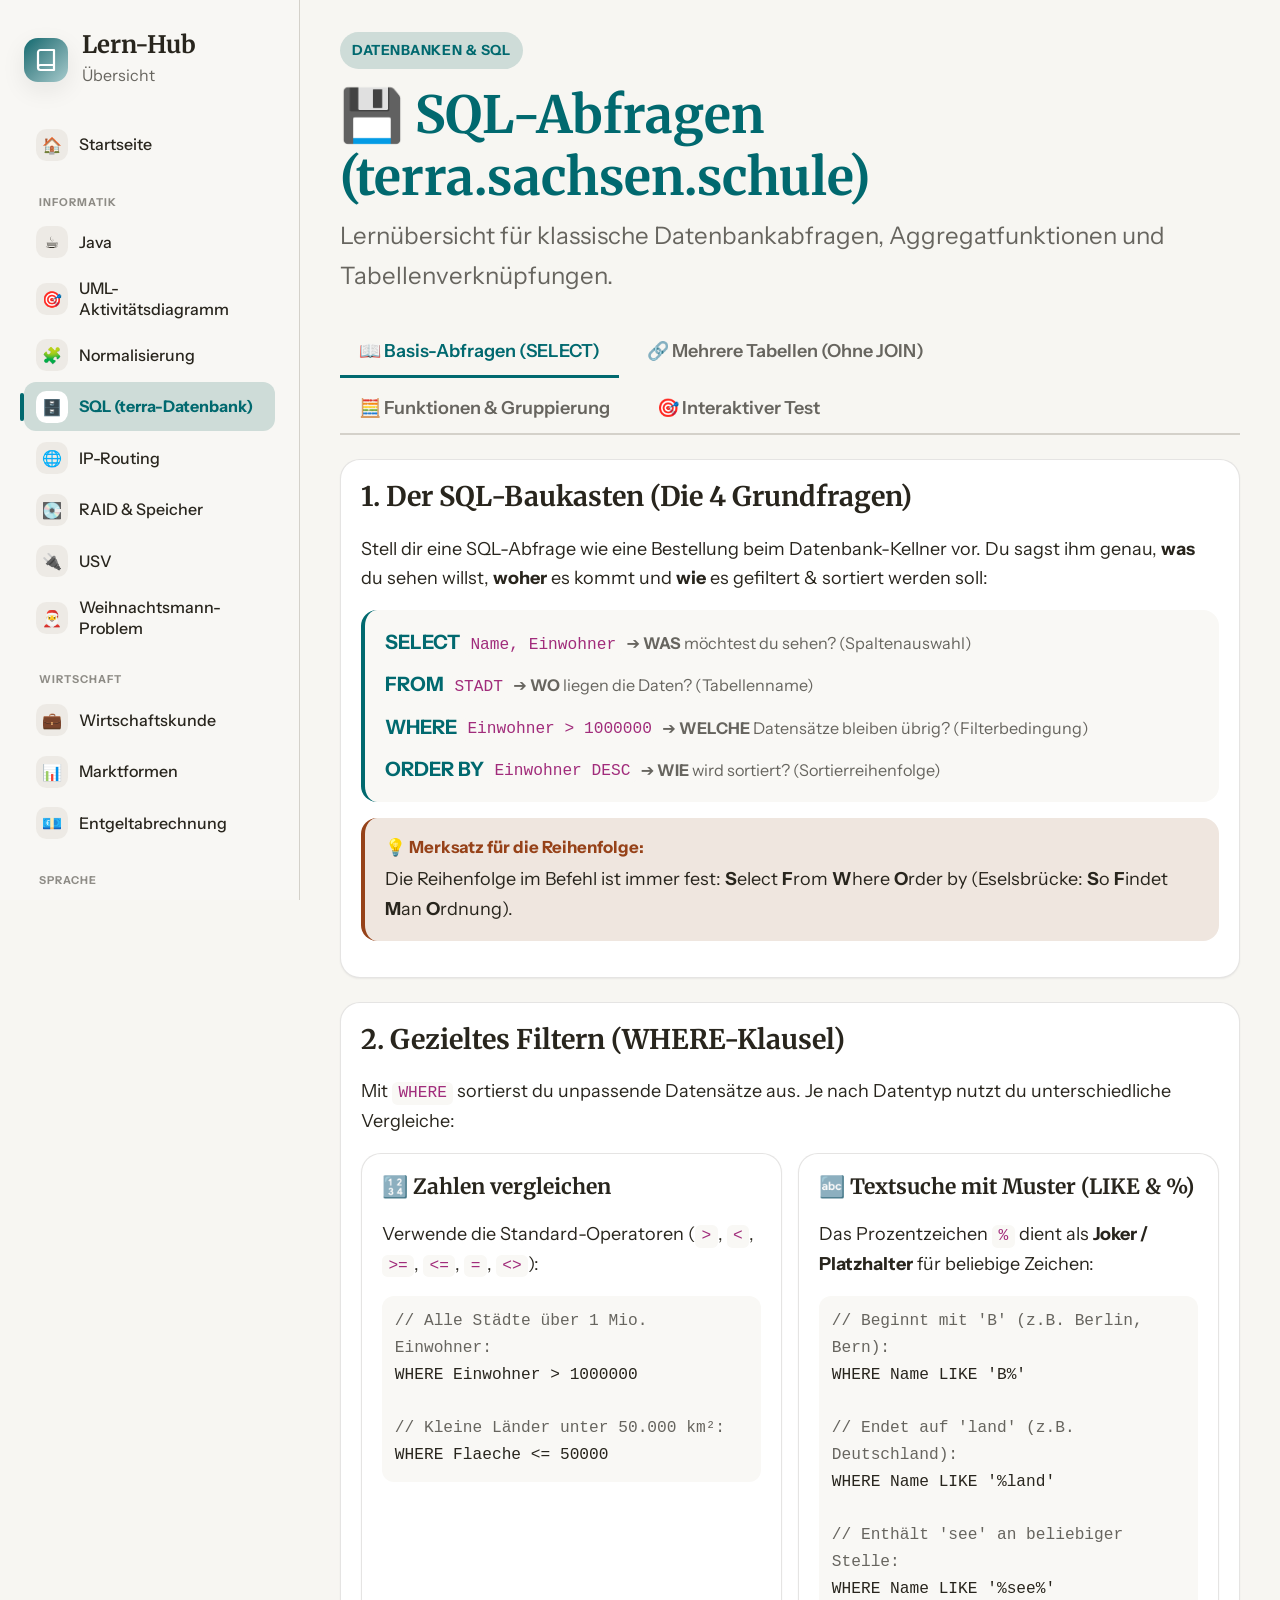
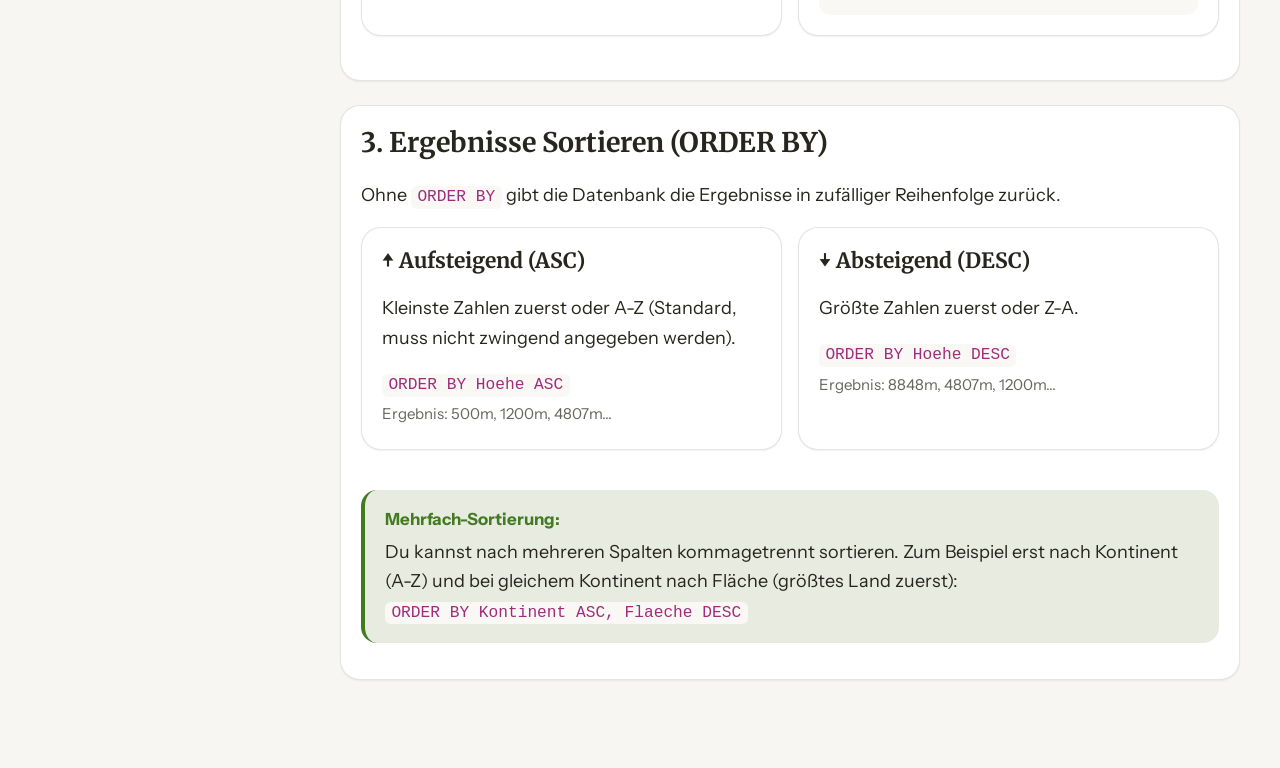
<file: sql.html>
<!DOCTYPE html>
<html lang="de" data-theme="light">

<head>
    <meta charset="UTF-8">
    <meta name="viewport" content="width=device-width, initial-scale=1.0">
    <title>SQL & Datenbanken - Lern-Hub</title>
    <link rel="preconnect" href="https://fonts.googleapis.com">
    <link rel="preconnect" href="https://fonts.gstatic.com" crossorigin>
    <link
        href="https://fonts.googleapis.com/css2?family=Instrument+Sans:wght@400;500;600;700&family=Merriweather:wght@700&display=swap"
        rel="stylesheet">
    <link rel="stylesheet" href="styles.css">
    <link rel="stylesheet" href="nav.css?v=2">
    <style>
        .solution {
            display: none;
            margin-top: 1rem;
            padding: 1rem;
            background: color-mix(in srgb, var(--color-success) 10%, var(--color-surface));
            border-left: 4px solid var(--color-success);
            border-radius: 0 var(--radius-md) var(--radius-md) 0;
            animation: fadeIn 0.3s ease;
        }

        .solution.show {
            display: block;
        }

        .exercise-card,
        .quiz-card {
            margin-bottom: var(--space-6);
            padding-bottom: var(--space-4);
            border-bottom: 1px solid var(--color-border);
        }

        .exercise-card:last-child,
        .quiz-card:last-child {
            border-bottom: none;
            margin-bottom: 0;
            padding-bottom: 0;
        }
    </style>
</head>

<body>
    <div class="shell">
        <aside class="sidebar" aria-label="Seitennavigation">
            <div class="sidebar-header">
                <div class="brand">
                    <div class="logo" aria-hidden="true">
                        <svg viewBox="0 0 24 24" fill="none" stroke="currentColor" stroke-width="2.2"
                            stroke-linecap="round" stroke-linejoin="round">
                            <path d="M4 19.5v-15A2.5 2.5 0 0 1 6.5 2H20v20H6.5a2.5 2.5 0 0 1 0-5H20"></path>
                        </svg>
                    </div>
                    <div>
                        <h1>Lern-Hub</h1>
                        <p>Übersicht</p>
                    </div>
                </div>
                <button class="mobile-menu-btn" id="mobile-menu-btn" aria-label="Menü öffnen">
                    <svg width="24" height="24" viewBox="0 0 24 24" fill="none" stroke="currentColor" stroke-width="2"
                        stroke-linecap="round" stroke-linejoin="round">
                        <line x1="3" y1="12" x2="21" y2="12"></line>
                        <line x1="3" y1="6" x2="21" y2="6"></line>
                        <line x1="3" y1="18" x2="21" y2="18"></line>
                    </svg>
                </button>
            </div>

            <nav class="nav" id="sidebar-nav">
                <a href="index.html">🏠 Home</a>
                <a href="uml.html">🎯 UML-Aktivitätsdiagramm</a>
                <a href="englisch.html">🎤 Englisch Präsentation</a>
                <a href="weihnachtsroute.html">🎅 Weihnachtsmann Problem</a>
                <a href="wirtschaft.html">💼 Wirtschaftskunde</a>
                <a href="Normalisierung.html">🔡 Normalisierung</a>
                <a href="java.html">☕ Java</a>
                <a href="it-begriffe.html">📝 IT-Begriffe (Rechtschreibung)</a>
                <a href="marktformen.html">📊 Marktformen & Unternehmen</a>
                <a href="sql-terra.html" style="background: var(--color-primary-highlight); font-weight: bold;">💾 SQL
                    (terra-Datenbank)</a>
            </nav>

            <button class="theme-toggle">
                <span aria-hidden="true">◐</span><span>Hell/Dunkel</span>
            </button>
        </aside>

        <main class="content">
            <div class="eyebrow">Datenbanken & SQL</div>
            <h1 class="page-title">💾 SQL-Abfragen (terra.sachsen.schule)</h1>
            <p class="page-subtitle">Lernübersicht für klassische Datenbankabfragen, Aggregatfunktionen und
                Tabellenverknüpfungen.</p>

            <div class="tabs-container">
                <div class="tabs-nav">
                    <button class="tab-btn active" data-tab="basis">📖 Basis-Abfragen (SELECT)</button>
                    <button class="tab-btn" data-tab="join">🔗 Mehrere Tabellen (Ohne JOIN)</button>
                    <button class="tab-btn" data-tab="funktionen">🧮 Funktionen & Gruppierung</button>
                    <button class="tab-btn" data-tab="test">🎯 Interaktiver Test</button>
                </div>

                <!-- TAB 1: BASIS & SELECT (ANSCHAULICH & PRAXISNAH) -->
                <div id="basis" class="tab-pane active">

                    <!-- 1. DER SQL-BAUKASTEN -->
                    <div class="panel">
                        <h2>1. Der SQL-Baukasten (Die 4 Grundfragen)</h2>
                        <p>Stell dir eine SQL-Abfrage wie eine Bestellung beim Datenbank-Kellner vor. Du sagst ihm
                            genau, <strong>was</strong> du sehen willst, <strong>woher</strong> es kommt und
                            <strong>wie</strong> es gefiltert & sortiert werden soll:
                        </p>

                        <div class="callout"
                            style="background: var(--color-surface); border-left: 4px solid var(--color-primary);">
                            <p style="margin-bottom: 0.6rem;">
                                <b style="color: var(--color-primary); font-size: 1.1em;">SELECT</b>
                                <code>Name, Einwohner</code>
                                <span style="color: var(--color-text-muted); font-size: 0.9em;">➔ <b>WAS</b> möchtest du
                                    sehen? (Spaltenauswahl)</span>
                            </p>
                            <p style="margin-bottom: 0.6rem;">
                                <b style="color: var(--color-primary); font-size: 1.1em;">FROM</b>
                                <code>STADT</code>
                                <span style="color: var(--color-text-muted); font-size: 0.9em;">➔ <b>WO</b> liegen die
                                    Daten? (Tabellenname)</span>
                            </p>
                            <p style="margin-bottom: 0.6rem;">
                                <b style="color: var(--color-primary); font-size: 1.1em;">WHERE</b>
                                <code>Einwohner > 1000000</code>
                                <span style="color: var(--color-text-muted); font-size: 0.9em;">➔ <b>WELCHE</b>
                                    Datensätze bleiben übrig? (Filterbedingung)</span>
                            </p>
                            <p style="margin-bottom: 0;">
                                <b style="color: var(--color-primary); font-size: 1.1em;">ORDER BY</b>
                                <code>Einwohner DESC</code>
                                <span style="color: var(--color-text-muted); font-size: 0.9em;">➔ <b>WIE</b> wird
                                    sortiert? (Sortierreihenfolge)</span>
                            </p>
                        </div>

                        <div class="callout warning" style="margin-top: 1rem;">
                            <strong>💡 Merksatz für die Reihenfolge:</strong>
                            <p style="margin-bottom: 0;">Die Reihenfolge im Befehl ist immer fest: <b>S</b>elect
                                <b>F</b>rom <b>W</b>here <b>O</b>rder by (Eselsbrücke: <b>S</b>o <b>F</b>indet
                                <b>M</b>an <b>O</b>rdnung).
                            </p>
                        </div>
                    </div>

                    <!-- 2. FILTERN MIT WHERE -->
                    <div class="panel">
                        <h2>2. Gezieltes Filtern (WHERE-Klausel)</h2>
                        <p>Mit <code>WHERE</code> sortierst du unpassende Datensätze aus. Je nach Datentyp nutzt du
                            unterschiedliche Vergleiche:</p>

                        <div class="grid-2">
                            <!-- ZAHLEVERGLEICHE -->
                            <div class="card">
                                <h3>🔢 Zahlen vergleichen</h3>
                                <p>Verwende die Standard-Operatoren (<code>&gt;</code>, <code>&lt;</code>,
                                    <code>&gt;=</code>, <code>&lt;=</code>, <code>=</code>, <code>&lt;&gt;</code>):
                                </p>
                                <div
                                    style="background: var(--color-surface); padding: 0.8rem; border-radius: var(--radius-md); font-family: var(--font-mono); font-size: 0.9em;">
                                    <span style="color: var(--color-text-muted);">// Alle Städte über 1 Mio.
                                        Einwohner:</span><br>
                                    WHERE Einwohner &gt; 1000000<br><br>
                                    <span style="color: var(--color-text-muted);">// Kleine Länder unter 50.000
                                        km²:</span><br>
                                    WHERE Flaeche &lt;= 50000
                                </div>
                            </div>

                            <!-- TEXTSUCHE UND WILDCARDS -->
                            <div class="card">
                                <h3>🔤 Textsuche mit Muster (LIKE &amp; %)</h3>
                                <p>Das Prozentzeichen <code>%</code> dient als <b>Joker / Platzhalter</b> für beliebige
                                    Zeichen:</p>
                                <div
                                    style="background: var(--color-surface); padding: 0.8rem; border-radius: var(--radius-md); font-family: var(--font-mono); font-size: 0.9em;">
                                    <span style="color: var(--color-text-muted);">// Beginnt mit 'B' (z.B. Berlin,
                                        Bern):</span><br>
                                    WHERE Name LIKE 'B%'<br><br>
                                    <span style="color: var(--color-text-muted);">// Endet auf 'land' (z.B.
                                        Deutschland):</span><br>
                                    WHERE Name LIKE '%land'<br><br>
                                    <span style="color: var(--color-text-muted);">// Enthält 'see' an beliebiger
                                        Stelle:</span><br>
                                    WHERE Name LIKE '%see%'
                                </div>
                            </div>
                        </div>
                    </div>

                    <!-- 3. SORTIEREN DER ERGEBNISSE -->
                    <div class="panel">
                        <h2>3. Ergebnisse Sortieren (ORDER BY)</h2>
                        <p>Ohne <code>ORDER BY</code> gibt die Datenbank die Ergebnisse in zufälliger Reihenfolge
                            zurück.</p>

                        <div class="grid-2">
                            <div class="card">
                                <h3>⬆️ Aufsteigend (ASC)</h3>
                                <p>Kleinste Zahlen zuerst oder A-Z (Standard, muss nicht zwingend angegeben werden).</p>
                                <code>ORDER BY Hoehe ASC</code><br>
                                <small style="color: var(--color-text-muted);">Ergebnis: 500m, 1200m, 4807m...</small>
                            </div>

                            <div class="card">
                                <h3>⬇️ Absteigend (DESC)</h3>
                                <p>Größte Zahlen zuerst oder Z-A.</p>
                                <code>ORDER BY Hoehe DESC</code><br>
                                <small style="color: var(--color-text-muted);">Ergebnis: 8848m, 4807m, 1200m...</small>
                            </div>
                        </div>

                        <div class="callout success" style="margin-top: 1rem;">
                            <strong>Mehrfach-Sortierung:</strong>
                            <p style="margin-bottom: 0;">Du kannst nach mehreren Spalten kommagetrennt sortieren. Zum
                                Beispiel erst nach Kontinent (A-Z) und bei gleichem Kontinent nach Fläche (größtes Land
                                zuerst):<br>
                                <code>ORDER BY Kontinent ASC, Flaeche DESC</code>
                            </p>
                        </div>
                    </div>

                </div>

                <!-- TAB 2: MEHRERE TABELLEN VERKNÜPFEN (OHNE JOIN) -->
                <div id="join" class="tab-pane">
                    <div class="panel">
                        <div class="eyebrow">Wichtiger Hinweis aus dem Arbeitsblatt</div>
                        <h2>Daten über die FROM/WHERE-Syntax verbinden</h2>
                        <p>In den Arbeitsblättern 2 und 4 wird ausdrücklich gefordert, <strong>keine
                                JOIN-Schreibweise</strong> zu verwenden. Stattdessen verknüpfen wir die Tabellen über
                            die <code>WHERE</code>-Klausel. Dies nennt man impliziten Join (oder Theta-Join).</p>

                        <div class="callout warning">
                            <strong>Das Prinzip: Primärschlüssel = Fremdschlüssel</strong>
                            <p>Wenn du Daten aus <code>STADT</code> und <code>LAND</code> brauchst, nennst du beide in
                                der <code>FROM</code>-Klausel und verbindest sie in der <code>WHERE</code>-Klausel.</p>
                            <code>SELECT STADT.Name, LAND.Name</code><br>
                            <code>FROM STADT, LAND</code><br>
                            <code>WHERE STADT.Land = LAND.LandKuerzel;</code> (Je nach Spaltennamen in der terra-DB)
                        </div>
                    </div>

                    <div class="grid-2">
                        <div class="card">
                            <h3>Beispiel: Seen und Länder</h3>
                            <p>Du willst alle Seen mit einer Tiefe > 500m und das dazugehörige Land anzeigen:</p>
                            <code>SELECT SEE.Name, LAND.Name, SEE.Tiefe</code><br>
                            <code>FROM SEE, LAND</code><br>
                            <code>WHERE SEE.Land = LAND.ID </code><br>
                            <code>AND SEE.Tiefe > 500</code><br>
                            <code>ORDER BY SEE.Tiefe;</code>
                        </div>

                        <div class="card">
                            <h3>Beispiel: Benachbarte Länder (Self-Join)</h3>
                            <p>Du willst zwei Länder finden, die benachbart sind. Dafür nutzt du oft eine
                                Zwischentabelle wie <code>BENACHBART</code>, oder greifst zweimal auf <code>LAND</code>
                                zu (mit Aliasnamen):</p>
                            <code>SELECT L1.Name, L2.Name</code><br>
                            <code>FROM LAND L1, LAND L2, BENACHBART B</code><br>
                            <code>WHERE L1.ID = B.Land1 </code><br>
                            <code>AND L2.ID = B.Land2;</code>
                        </div>
                    </div>
                </div>

                <!-- TAB 3: AGGREGATFUNKTIONEN -->
                <div id="funktionen" class="tab-pane">
                    <div class="panel">
                        <h2>1. Die 5 wichtigen Aggregatfunktionen</h2>
                        <p>Mit diesen Funktionen werden Spaltenwerte zusammengefasst oder berechnet (Arbeitsblatt 3).
                        </p>
                        <div class="table-wrap">
                            <table>
                                <tr>
                                    <th>Funktion</th>
                                    <th>Zweck</th>
                                    <th>Beispiel</th>
                                </tr>
                                <tr>
                                    <td><strong>COUNT()</strong></td>
                                    <td>Anzahl der Datensätze zählen</td>
                                    <td><code>COUNT(*)</code> (Wie viele Länder gibt es?)</td>
                                </tr>
                                <tr>
                                    <td><strong>SUM()</strong></td>
                                    <td>Werte addieren</td>
                                    <td><code>SUM(Flaeche)</code> (Gesamtfläche aller Länder)</td>
                                </tr>
                                <tr>
                                    <td><strong>AVG()</strong></td>
                                    <td>Durchschnitt berechnen</td>
                                    <td><code>AVG(Hoehe)</code> (Durchschnittliche Berghöhe)</td>
                                </tr>
                                <tr>
                                    <td><strong>MAX()</strong></td>
                                    <td>Größter Wert</td>
                                    <td><code>MAX(Einwohner)</code> (Höchste Einwohnerzahl)</td>
                                </tr>
                                <tr>
                                    <td><strong>MIN()</strong></td>
                                    <td>Kleinster Wert</td>
                                    <td><code>MIN(Flaeche)</code> (Kleinste Fläche)</td>
                                </tr>
                            </table>
                        </div>
                    </div>

                    <div class="panel">
                        <h2>2. Daten gruppieren (GROUP BY)</h2>
                        <p>Sobald du eine Aggregatfunktion mit einer normalen Text-Spalte mischst (z. B. "Anzahl der
                            Städte <strong>pro</strong> Land"), musst du nach der Text-Spalte gruppieren.</p>

                        <div class="callout success">
                            <strong>Beispiel: Wie viele Städte sind in jedem Land erfasst?</strong><br>
                            <code>SELECT Land, COUNT(Name)</code><br>
                            <code>FROM STADT</code><br>
                            <code>GROUP BY Land;</code>
                        </div>
                    </div>

                    <div class="panel">
                        <h2>3. Gruppierungen filtern (HAVING)</h2>
                        <p>Das normale <code>WHERE</code> funktioniert nur vor dem Gruppieren. Willst du nach einer
                            Aggregatfunktion filtern (z.B. "Nur Gebirge zeigen, die <strong>mehr als 5</strong> Berge
                            haben"), benutzt du <code>HAVING</code>.</p>

                        <code>SELECT Gebirge, COUNT(Name)</code><br>
                        <code>FROM BERG</code><br>
                        <code>GROUP BY Gebirge</code><br>
                        <code><strong>HAVING</strong> COUNT(Name) > 5;</code>
                    </div>
                </div>

                <!-- TAB 4: TESTBEREICH -->
                <div id="test" class="tab-pane">
                    <div class="panel">
                        <h2>Dein SQL-Übungstest</h2>
                        <p>Wende dein Wissen aus den Arbeitsblättern 1 bis 4 direkt an. Beantworte zunächst die
                            Multiple-Choice-Fragen (werden direkt vom System geprüft) und überprüfe danach deine selbst
                            geschriebenen Abfragen über die "Lösung anzeigen"-Buttons.</p>

                        <!-- MULTIPLE CHOICE SECTION (GEPRÜFT) -->
                        <h3 style="margin-top: 2rem; margin-bottom: 1rem; color: var(--color-primary);">Teil 1: Multiple
                            Choice</h3>

                        <div class="quiz-card card" data-correct="1">
                            <h3>Frage 1: Aggregatfunktionen (aus Arbeitsblatt 3)</h3>
                            <p>Wie ermittelst du die <strong>durchschnittliche Einwohnerzahl</strong> aller Länder?</p>
                            <div class="quiz-option" onclick="toggleOption(this)">
                                <code>SELECT SUM(Einwohner) FROM LAND;</code>
                            </div>
                            <div class="quiz-option" onclick="toggleOption(this)">
                                <code>SELECT AVG(Einwohner) FROM LAND;</code>
                            </div>
                            <div class="quiz-option" onclick="toggleOption(this)">
                                <code>SELECT COUNT(Einwohner) FROM LAND;</code>
                            </div>
                            <div class="quiz-option" onclick="toggleOption(this)">
                                <code>SELECT MAX(Einwohner) FROM LAND;</code>
                            </div>
                            <button class="btn-primary" style="margin-top: 1rem;"
                                onclick="checkQuiz(this)">Auswerten</button>
                            <div class="solution">
                                <strong>Richtig!</strong> <code>AVG()</code> berechnet den Mittelwert (Average).
                                <code>SUM()</code> würde alle Einwohner addieren, <code>COUNT()</code> würde nur zählen,
                                wie viele Zeilen es gibt.
                            </div>
                        </div>

                        <div class="quiz-card card" data-correct="2">
                            <h3>Frage 2: Filter und Wildcards (aus Arbeitsblatt 1)</h3>
                            <p>Wie lautet die korrekte Bedingung für: "Alle Wüsten, deren Name mit 'E' beginnt"?</p>
                            <div class="quiz-option" onclick="toggleOption(this)"><code>WHERE Name = 'E*'</code></div>
                            <div class="quiz-option" onclick="toggleOption(this)"><code>WHERE Name LIKE '%E'</code>
                            </div>
                            <div class="quiz-option" onclick="toggleOption(this)"><code>WHERE Name LIKE 'E%'</code>
                            </div>
                            <button class="btn-primary" style="margin-top: 1rem;"
                                onclick="checkQuiz(this)">Auswerten</button>
                            <div class="solution">
                                <strong>Richtig!</strong> Das Prozentzeichen <code>%</code> steht für beliebig viele
                                folgende Buchstaben. Bei <code>'E%'</code> muss das E am Anfang stehen.
                            </div>
                        </div>

                        <div class="quiz-card card" data-correct="0">
                            <h3>Frage 3: Tabellenverknüpfung (aus Arbeitsblatt 2 & 4)</h3>
                            <p>Die Aufgabe fordert ausdrücklich: "Nutzen Sie <strong>keine</strong> JOIN-Schreibweise".
                                Du möchtest Stadt- und Ländernamen ausgeben. Wie sieht die richtige
                                <code>WHERE</code>-Verknüpfung aus? (Angenommen die Fremdschlüsselspalte heißt
                                'Land_ID')
                            </p>
                            <div class="quiz-option" onclick="toggleOption(this)">
                                <code>WHERE STADT.Land_ID = LAND.ID</code>
                            </div>
                            <div class="quiz-option" onclick="toggleOption(this)">
                                <code>ON STADT.Land_ID = LAND.ID</code>
                            </div>
                            <div class="quiz-option" onclick="toggleOption(this)">
                                <code>WHERE STADT.Name = LAND.Name</code>
                            </div>
                            <button class="btn-primary" style="margin-top: 1rem;"
                                onclick="checkQuiz(this)">Auswerten</button>
                            <div class="solution">
                                <strong>Richtig!</strong> Um auf den expliziten <code>INNER JOIN</code> zu verzichten,
                                setzt du Primär- und Fremdschlüssel in der <code>WHERE</code>-Klausel gleich.
                            </div>
                        </div>

                        <!-- OPEN EXERCISES SECTION -->
                        <h3 style="margin-top: 3rem; margin-bottom: 1rem; color: var(--color-primary);">Teil 2: Eigene
                            SQL-Abfragen schreiben</h3>
                        <p>Notiere dir die Abfragen auf einem Zettel und vergleiche sie anschließend.</p>

                        <div class="exercise-card card">
                            <h3>Aufgabe 4 (aus Arbeitsblatt 1)</h3>
                            <p>Geben Sie alle Flüsse (Tabelle FLUSS) mit einer Länge größer als 2000 km an, sortiert
                                nach der Länge.</p>
                            <button class="btn-secondary" onclick="toggleSolution(this)">📖 Lösung anzeigen</button>
                            <div class="solution">
                                <code><strong>SELECT</strong> *</code><br>
                                <code><strong>FROM</strong> FLUSS</code><br>
                                <code><strong>WHERE</strong> Laenge > 2000</code><br>
                                <code><strong>ORDER BY</strong> Laenge;</code><br>
                                <em>(Hinweis: Ohne ASC/DESC wird automatisch aufsteigend sortiert.)</em>
                            </div>
                        </div>

                        <div class="exercise-card card">
                            <h3>Aufgabe 5 (aus Arbeitsblatt 3)</h3>
                            <p>Ermittle für jedes Gebirge, wie viele Berge in der Tabelle BERG eingetragen sind.</p>
                            <button class="btn-secondary" onclick="toggleSolution(this)">📖 Lösung anzeigen</button>
                            <div class="solution">
                                <code><strong>SELECT</strong> Gebirge, <strong>COUNT</strong>(Name)</code><br>
                                <code><strong>FROM</strong> BERG</code><br>
                                <code><strong>GROUP BY</strong> Gebirge;</code>
                            </div>
                        </div>

                        <div class="exercise-card card">
                            <h3>Aufgabe 6 (aus Arbeitsblatt 2)</h3>
                            <p>Geben Sie nur jene Länder an, die mindestens eine Stadt mit mehr als 1.000.000 Einwohnern
                                haben. Geben Sie dabei die Stadt und das Land aus. (Nutze klassische FROM/WHERE-Syntax,
                                keine JOINS).</p>
                            <button class="btn-secondary" onclick="toggleSolution(this)">📖 Lösung anzeigen</button>
                            <div class="solution">
                                <code><strong>SELECT</strong> STADT.Name, LAND.Name</code><br>
                                <code><strong>FROM</strong> STADT, LAND</code><br>
                                <code><strong>WHERE</strong> STADT.Land = LAND.ID</code> (Die exakte Spaltenbezeichnung
                                kann in der terra-DB abweichen)<br>
                                <code><strong>AND</strong> STADT.Einwohner > 1000000;</code>
                            </div>
                        </div>

                        <div class="exercise-card card">
                            <h3>Aufgabe 7 (aus Arbeitsblatt 4)</h3>
                            <p>Ermittle, wie viele Städte in jedem Land erfasst sind. Sortiere nach der Anzahl
                                absteigend.</p>
                            <button class="btn-secondary" onclick="toggleSolution(this)">📖 Lösung anzeigen</button>
                            <div class="solution">
                                <code><strong>SELECT</strong> Land, <strong>COUNT</strong>(Name)</code><br>
                                <code><strong>FROM</strong> STADT</code><br>
                                <code><strong>GROUP BY</strong> Land</code><br>
                                <code><strong>ORDER BY COUNT</strong>(Name) <strong>DESC</strong>;</code><br>
                                <em>(Alternativ kann auch ein Alias für COUNT(Name) genutzt und im ORDER BY angesprochen
                                    werden).</em>
                            </div>
                        </div>
                        <div class="exercise-card card">
                            <h3>Zusatzaufgabe 1: Filter &amp; Sortierung</h3>
                            <p>Geben Sie alle Städte aus Deutschland (<code>Land = 'D'</code>) an, deren Einwohnerzahl
                                größer als 200.000 ist, sortiert nach Einwohnerzahl absteigend.</p>

                            <textarea id="sql-input-extra-1" class="sql-textarea"
                                placeholder="SELECT ... FROM ..."></textarea>

                            <div style="display: flex; gap: 0.5rem; flex-wrap: wrap;">
                                <button class="btn-primary" onclick="checkSqlAnswer('sql-input-extra-1', 'fb-extra-1', [
                'SELECT * FROM STADT WHERE LAND = \'D\' AND EINWOHNER > 200000 ORDER BY EINWOHNER DESC',
                'SELECT NAME, EINWOHNER FROM STADT WHERE LAND = \'D\' AND EINWOHNER > 200000 ORDER BY EINWOHNER DESC'
            ])">⚡ Abfrage prüfen</button>
                                <button class="btn-secondary" onclick="toggleSolution(this)">📖 Musterlösung
                                    anzeigen</button>
                            </div>

                            <div id="fb-extra-1" style="display: none; margin-top: 0.8rem;"></div>
                            <div class="solution">
                                <code>SELECT * FROM STADT WHERE Land = 'D' AND Einwohner &gt; 200000 ORDER BY Einwohner DESC;</code>
                            </div>
                        </div>

                        <!-- ZUSATZAUFGABE 2 -->
                        <div class="exercise-card card">
                            <h3>Zusatzaufgabe 2: Aggregatfunktionen (MAX &amp; MIN)</h3>
                            <p>Ermitteln Sie die maximale und die minimale Höhe aller Berge in der Tabelle
                                <code>BERG</code>.
                            </p>

                            <textarea id="sql-input-extra-2" class="sql-textarea"
                                placeholder="SELECT ... FROM ..."></textarea>

                            <div style="display: flex; gap: 0.5rem; flex-wrap: wrap;">
                                <button class="btn-primary" onclick="checkSqlAnswer('sql-input-extra-2', 'fb-extra-2', [
                'SELECT MAX(HOEHE), MIN(HOEHE) FROM BERG',
                'SELECT MAX(HOEHE), MIN(HOEHE) FROM BERG'
            ])">⚡ Abfrage prüfen</button>
                                <button class="btn-secondary" onclick="toggleSolution(this)">📖 Musterlösung
                                    anzeigen</button>
                            </div>

                            <div id="fb-extra-2" style="display: none; margin-top: 0.8rem;"></div>
                            <div class="solution">
                                <code>SELECT MAX(Hoehe), MIN(Hoehe) FROM BERG;</code>
                            </div>
                        </div>

                        <!-- ZUSATZAUFGABE 3 -->
                        <div class="exercise-card card">
                            <h3>Zusatzaufgabe 3: Tabellenverknüpfung &amp; LIKE</h3>
                            <p>Geben Sie die Namen aller Flüsse und das Land an, in dem sie fließen, für alle Flüsse,
                                deren Name mit „R“ beginnt (keine JOIN-Schreibweise!).</p>

                            <textarea id="sql-input-extra-3" class="sql-textarea"
                                placeholder="SELECT ... FROM ..."></textarea>

                            <div style="display: flex; gap: 0.5rem; flex-wrap: wrap;">
                                <button class="btn-primary" onclick="checkSqlAnswer('sql-input-extra-3', 'fb-extra-3', [
                'SELECT FLUSS.NAME, LAND.NAME FROM FLUSS, LAND WHERE FLUSS.LAND = LAND.ID AND FLUSS.NAME LIKE \'R%\''
            ], { noJoin: true })">⚡ Abfrage prüfen</button>
                                <button class="btn-secondary" onclick="toggleSolution(this)">📖 Musterlösung
                                    anzeigen</button>
                            </div>

                            <div id="fb-extra-3" style="display: none; margin-top: 0.8rem;"></div>
                            <div class="solution">
                                <code>SELECT FLUSS.Name, LAND.Name FROM FLUSS, LAND WHERE FLUSS.Land = LAND.ID AND FLUSS.Name LIKE 'R%';</code>
                            </div>
                        </div>

                        <!-- ZUSATZAUFGABE 4 -->
                        <div class="exercise-card card">
                            <h3>Zusatzaufgabe 4: Gruppierung mit HAVING</h3>
                            <p>Ermitteln Sie alle Länder (Länderkürzel), in denen mehr als 3 Städte in der Tabelle
                                <code>STADT</code> erfasst sind.
                            </p>

                            <textarea id="sql-input-extra-4" class="sql-textarea"
                                placeholder="SELECT ... FROM ..."></textarea>

                            <div style="display: flex; gap: 0.5rem; flex-wrap: wrap;">
                                <button class="btn-primary" onclick="checkSqlAnswer('sql-input-extra-4', 'fb-extra-4', [
                'SELECT LAND, COUNT(NAME) FROM STADT GROUP BY LAND HAVING COUNT(NAME) > 3',
                'SELECT LAND, COUNT(*) FROM STADT GROUP BY LAND HAVING COUNT(*) > 3',
                'SELECT LAND FROM STADT GROUP BY LAND HAVING COUNT(*) > 3'
            ])">⚡ Abfrage prüfen</button>
                                <button class="btn-secondary" onclick="toggleSolution(this)">📖 Musterlösung
                                    anzeigen</button>
                            </div>

                            <div id="fb-extra-4" style="display: none; margin-top: 0.8rem;"></div>
                            <div class="solution">
                                <code>SELECT Land, COUNT(Name) FROM STADT GROUP BY Land HAVING COUNT(Name) &gt; 3;</code>
                            </div>
                        </div>
                    </div>
                </div>
            </div>
        </main>
    </div>

    <script src="nav.js"></script>
    <script src="script.js"></script>
</body>

</html>
</file>
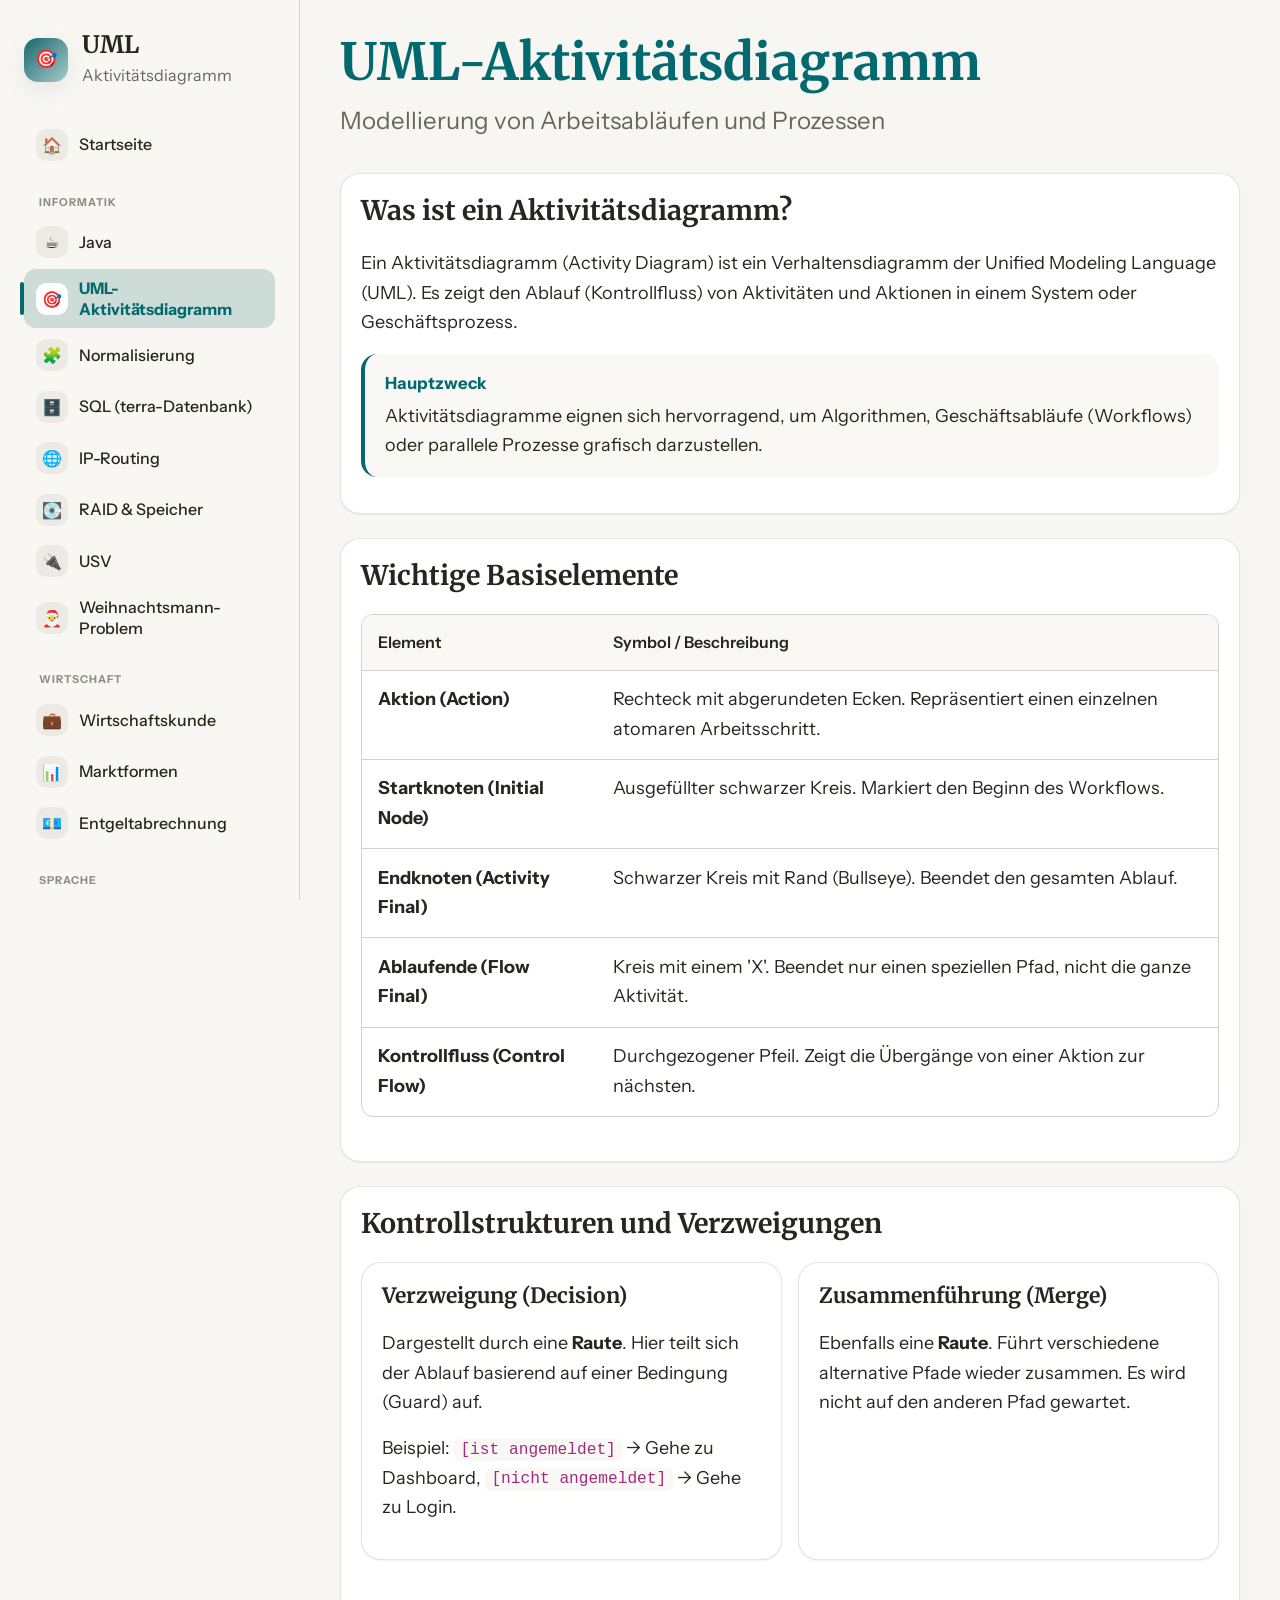
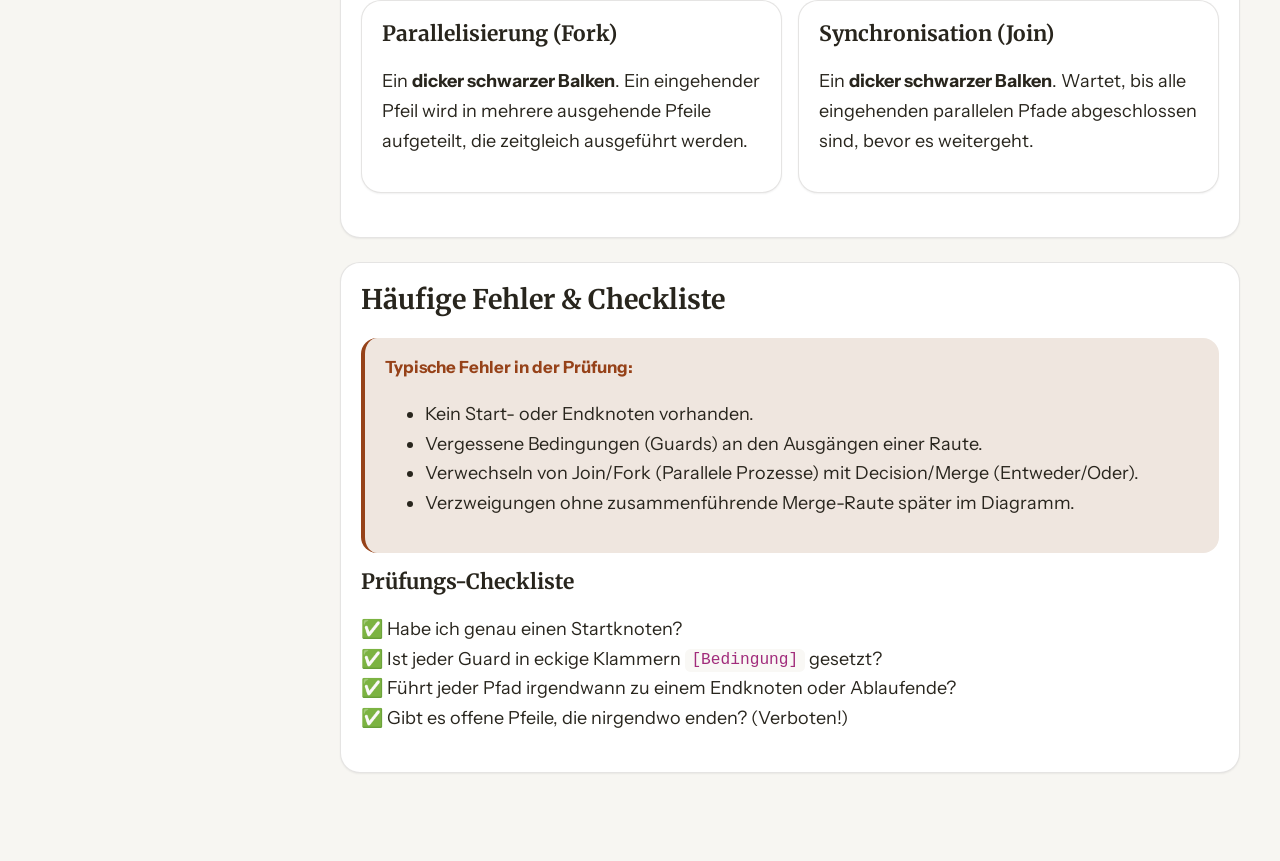
<file: uml.html>
<!DOCTYPE html>
<html lang="de" data-theme="light">
<head>
    <meta charset="UTF-8">
    <meta name="viewport" content="width=device-width, initial-scale=1.0">
    <title>UML - Aktivitätsdiagramm</title>
    <link rel="preconnect" href="https://fonts.googleapis.com">
    <link rel="preconnect" href="https://fonts.gstatic.com" crossorigin>
    <link href="https://fonts.googleapis.com/css2?family=Instrument+Sans:wght@400;500;600;700&family=Merriweather:wght@700&display=swap" rel="stylesheet">
    <link rel="stylesheet" href="styles.css">
    <link rel="stylesheet" href="nav.css?v=2">
</head>
<body>
    <div class="shell">
        <aside class="sidebar" aria-label="Seitennavigation">
            <div class="sidebar-header">
                <div class="brand">
                    <a href="index.html" style="text-decoration: none; color: inherit; display: flex; align-items: center; gap: .9rem;">
                        <div class="logo" aria-hidden="true">🎯</div>
                        <div>
                            <h1>UML</h1>
                            <p>Aktivitätsdiagramm</p>
                        </div>
                    </a>
                </div>
                <button class="mobile-menu-btn" id="mobile-menu-btn" aria-label="Menü öffnen" aria-expanded="false">
                    <svg width="24" height="24" viewBox="0 0 24 24" fill="none" stroke="currentColor" stroke-width="2" stroke-linecap="round" stroke-linejoin="round"><line x1="3" y1="12" x2="21" y2="12"></line><line x1="3" y1="6" x2="21" y2="6"></line><line x1="3" y1="18" x2="21" y2="18"></line></svg>
                </button>
            </div>
            
            <nav class="nav" id="sidebar-nav">
                <a href="index.html" style="margin-bottom: 10px; border-bottom: 1px solid var(--color-border); padding-bottom: 10px;">← Zurück zur Übersicht</a>
                <a href="#was-ist">Was ist das?</a>
                <a href="#elemente">Basiselemente</a>
                <a href="#kontrollstrukturen">Kontrollstrukturen</a>
                <a href="#beispiele">Beispiele</a>
            </nav>
            
            <button class="theme-toggle">
                <span aria-hidden="true">◐</span><span>Hell/Dunkel</span>
            </button>
        </aside>

        <main class="content">
            <h1 class="page-title">UML-Aktivitätsdiagramm</h1>
            <p class="page-subtitle">Modellierung von Arbeitsabläufen und Prozessen</p>

            <section id="was-ist" class="card">
                <h2>Was ist ein Aktivitätsdiagramm?</h2>
                <p>Ein Aktivitätsdiagramm (Activity Diagram) ist ein Verhaltensdiagramm der Unified Modeling Language (UML). Es zeigt den Ablauf (Kontrollfluss) von Aktivitäten und Aktionen in einem System oder Geschäftsprozess.</p>
                <div class="callout">
                    <strong>Hauptzweck</strong>
                    Aktivitätsdiagramme eignen sich hervorragend, um Algorithmen, Geschäftsabläufe (Workflows) oder parallele Prozesse grafisch darzustellen.
                </div>
            </section>

            <section id="elemente" class="card">
                <h2>Wichtige Basiselemente</h2>
                <div class="table-wrap">
                    <table>
                        <tr>
                            <th>Element</th>
                            <th>Symbol / Beschreibung</th>
                        </tr>
                        <tr>
                            <td><strong>Aktion (Action)</strong></td>
                            <td>Rechteck mit abgerundeten Ecken. Repräsentiert einen einzelnen atomaren Arbeitsschritt.</td>
                        </tr>
                        <tr>
                            <td><strong>Startknoten (Initial Node)</strong></td>
                            <td>Ausgefüllter schwarzer Kreis. Markiert den Beginn des Workflows.</td>
                        </tr>
                        <tr>
                            <td><strong>Endknoten (Activity Final)</strong></td>
                            <td>Schwarzer Kreis mit Rand (Bullseye). Beendet den gesamten Ablauf.</td>
                        </tr>
                        <tr>
                            <td><strong>Ablaufende (Flow Final)</strong></td>
                            <td>Kreis mit einem 'X'. Beendet nur einen speziellen Pfad, nicht die ganze Aktivität.</td>
                        </tr>
                        <tr>
                            <td><strong>Kontrollfluss (Control Flow)</strong></td>
                            <td>Durchgezogener Pfeil. Zeigt die Übergänge von einer Aktion zur nächsten.</td>
                        </tr>
                    </table>
                </div>
            </section>

            <section id="kontrollstrukturen" class="card">
                <h2>Kontrollstrukturen und Verzweigungen</h2>
                <div class="grid-2">
                    <div class="panel">
                        <h3>Verzweigung (Decision)</h3>
                        <p>Dargestellt durch eine <strong>Raute</strong>. Hier teilt sich der Ablauf basierend auf einer Bedingung (Guard) auf.</p>
                        <p>Beispiel: <code>[ist angemeldet]</code> → Gehe zu Dashboard, <code>[nicht angemeldet]</code> → Gehe zu Login.</p>
                    </div>
                    <div class="panel">
                        <h3>Zusammenführung (Merge)</h3>
                        <p>Ebenfalls eine <strong>Raute</strong>. Führt verschiedene alternative Pfade wieder zusammen. Es wird nicht auf den anderen Pfad gewartet.</p>
                    </div>
                    <div class="panel">
                        <h3>Parallelisierung (Fork)</h3>
                        <p>Ein <strong>dicker schwarzer Balken</strong>. Ein eingehender Pfeil wird in mehrere ausgehende Pfeile aufgeteilt, die zeitgleich ausgeführt werden.</p>
                    </div>
                    <div class="panel">
                        <h3>Synchronisation (Join)</h3>
                        <p>Ein <strong>dicker schwarzer Balken</strong>. Wartet, bis alle eingehenden parallelen Pfade abgeschlossen sind, bevor es weitergeht.</p>
                    </div>
                </div>
            </section>

            <section id="beispiele" class="card">
                <h2>Häufige Fehler & Checkliste</h2>
                <div class="callout warning">
                    <strong>Typische Fehler in der Prüfung:</strong>
                    <ul>
                        <li>Kein Start- oder Endknoten vorhanden.</li>
                        <li>Vergessene Bedingungen (Guards) an den Ausgängen einer Raute.</li>
                        <li>Verwechseln von Join/Fork (Parallele Prozesse) mit Decision/Merge (Entweder/Oder).</li>
                        <li>Verzweigungen ohne zusammenführende Merge-Raute später im Diagramm.</li>
                    </ul>
                </div>
                
                <h3>Prüfungs-Checkliste</h3>
                <ul style="list-style: none; padding-left: 0;">
                    <li>✅ Habe ich genau einen Startknoten?</li>
                    <li>✅ Ist jeder Guard in eckige Klammern <code>[Bedingung]</code> gesetzt?</li>
                    <li>✅ Führt jeder Pfad irgendwann zu einem Endknoten oder Ablaufende?</li>
                    <li>✅ Gibt es offene Pfeile, die nirgendwo enden? (Verboten!)</li>
                </ul>
            </section>

        </main>
    </div>

    <script src="nav.js"></script>
    <script src="script.js"></script>
</body>
</html>
</file>
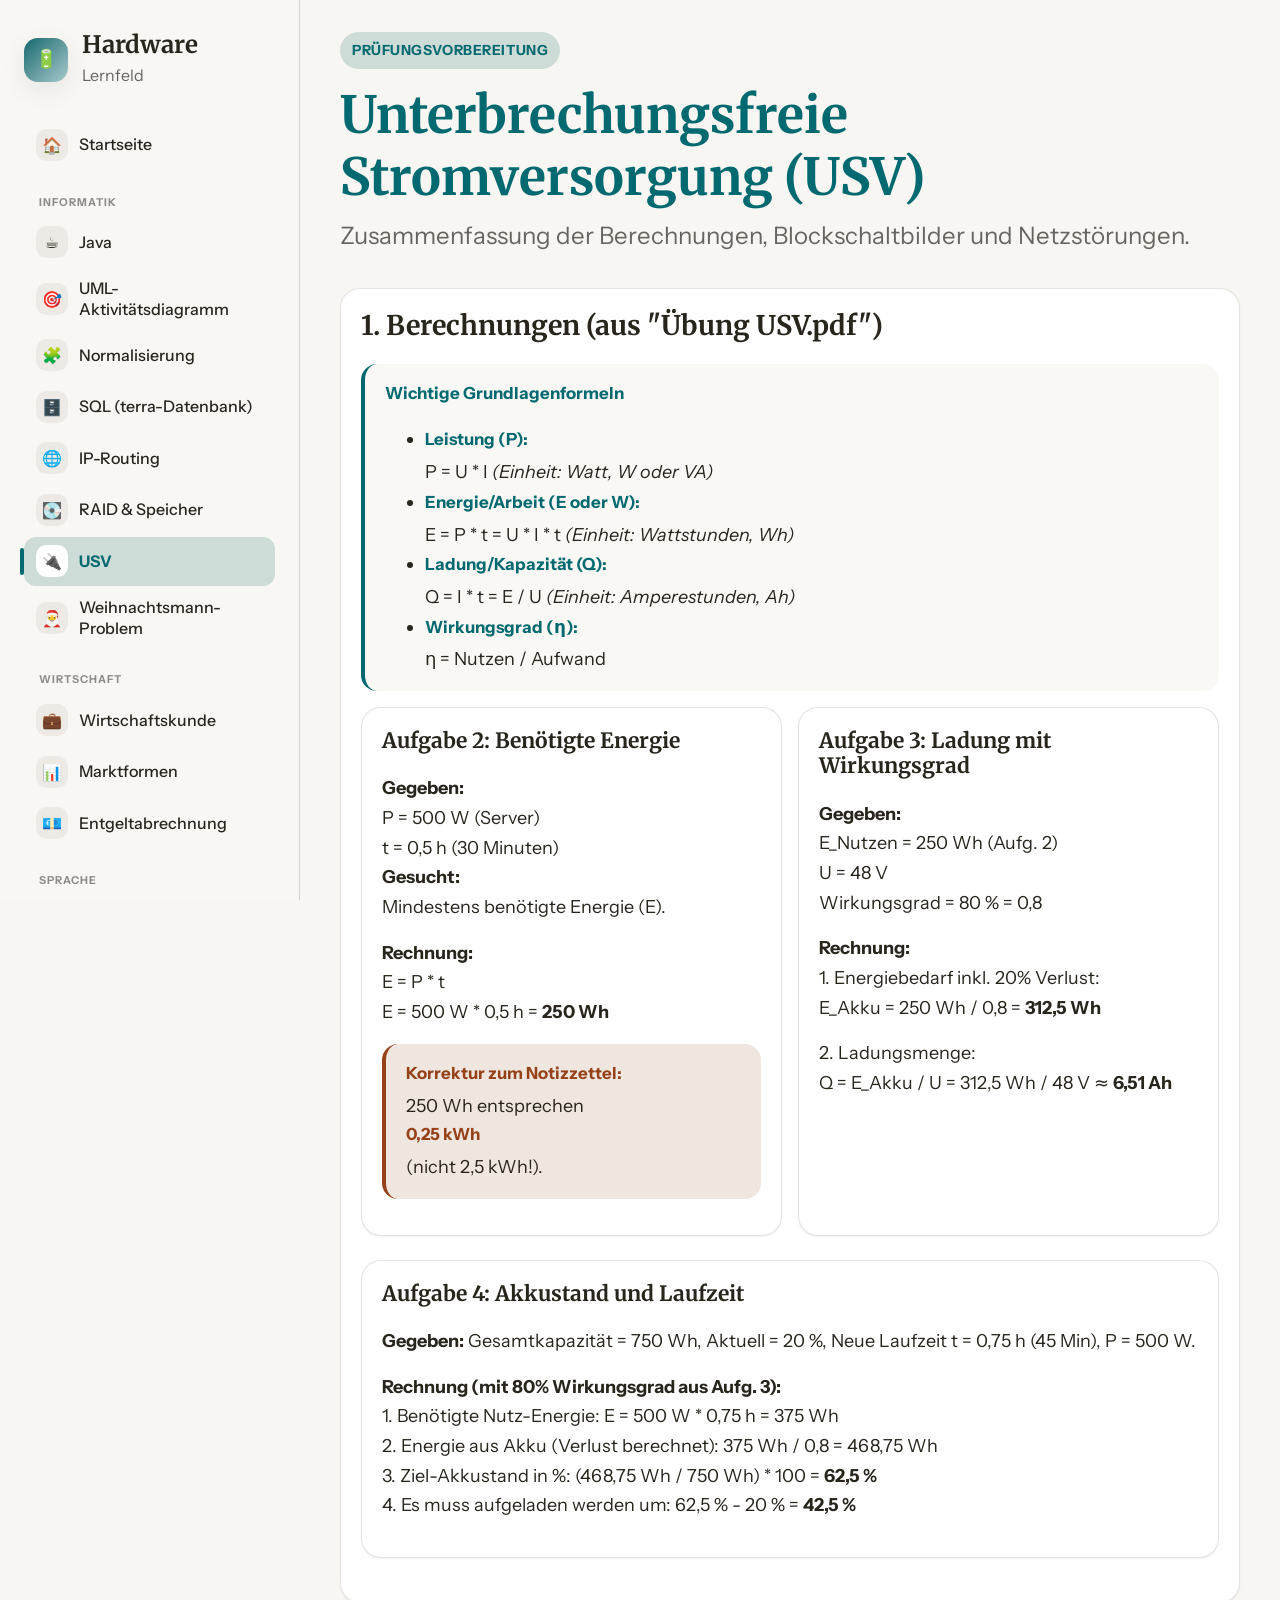
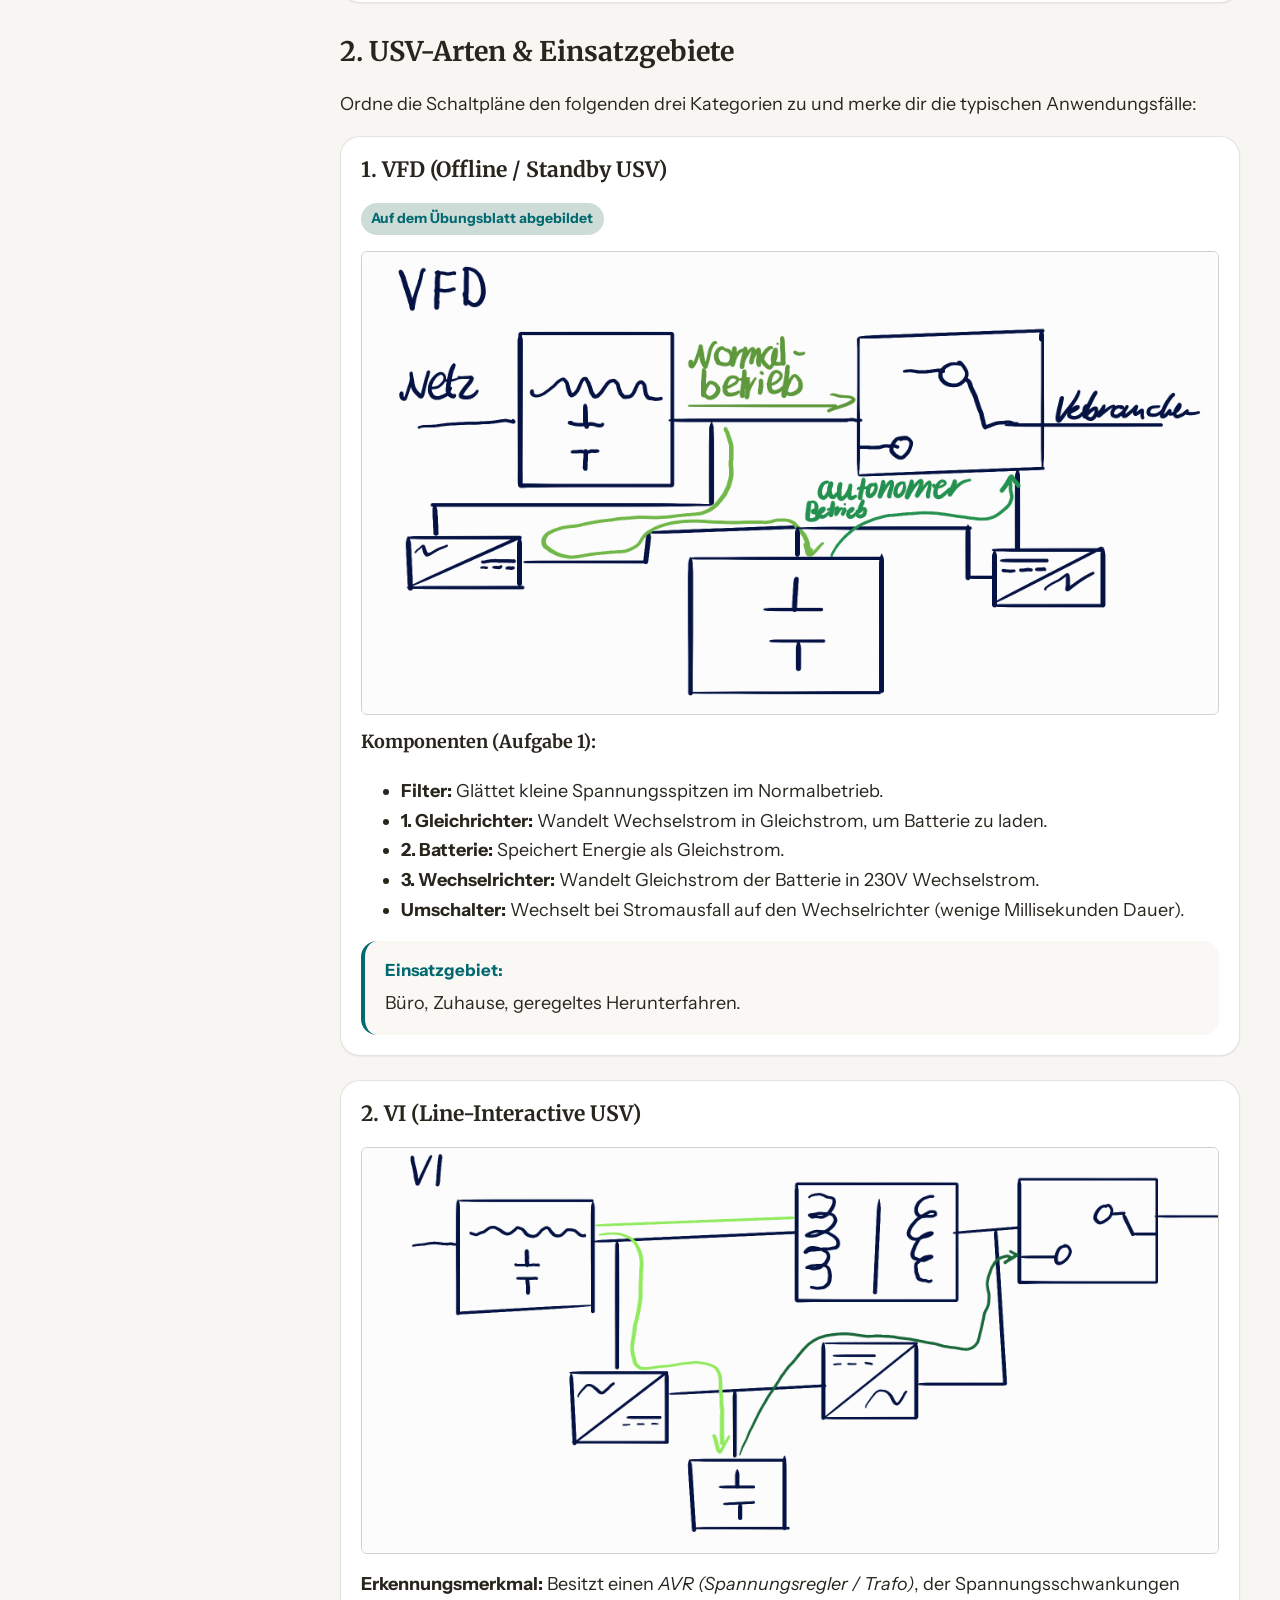
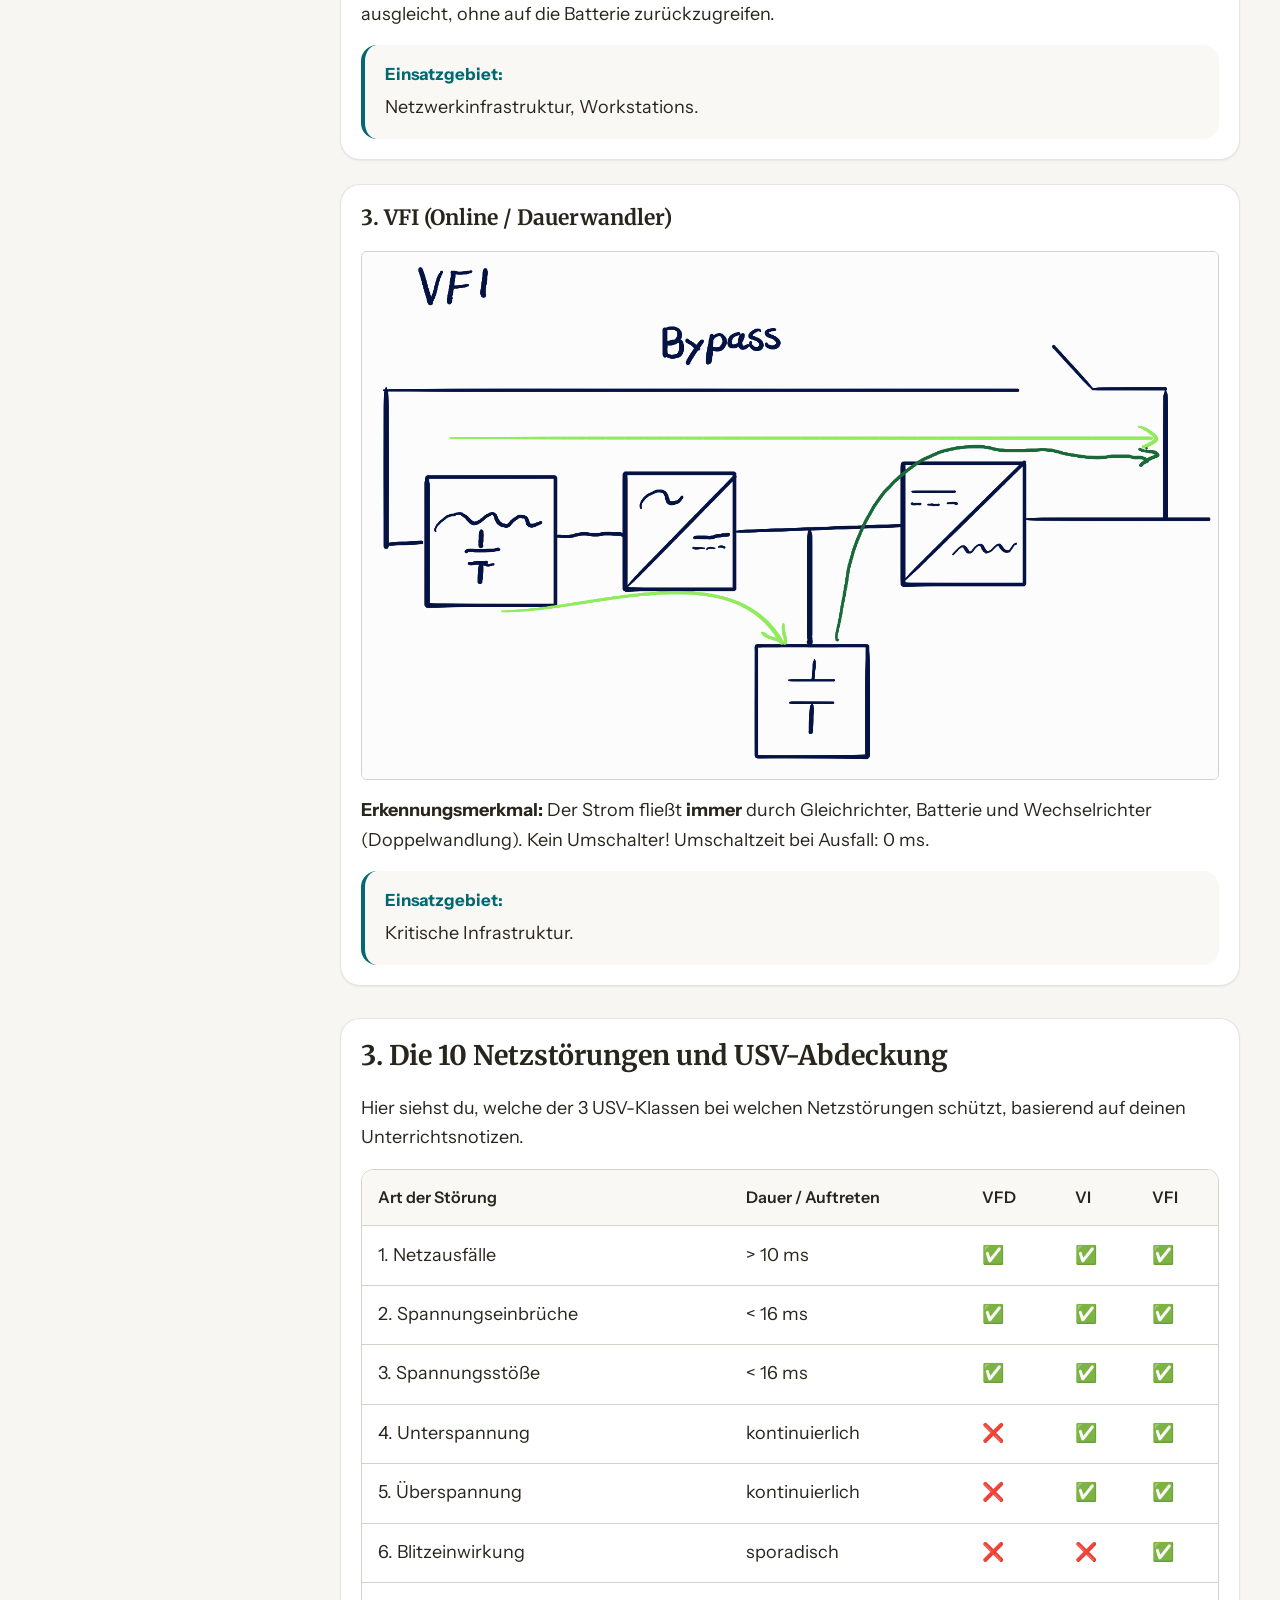
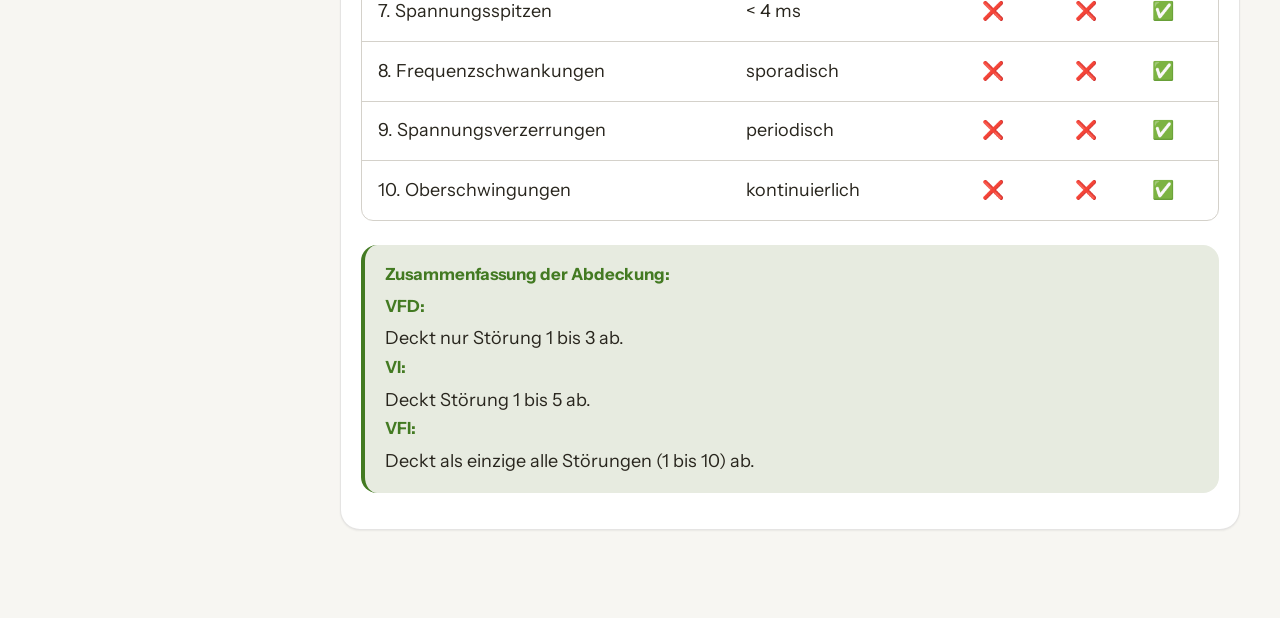
<file: usv.html>
<!DOCTYPE html>
<html lang="de" data-theme="light">
<head>
    <meta charset="UTF-8">
    <meta name="viewport" content="width=device-width, initial-scale=1.0">
    <title>USV & Berechnungen - Lern-Hub</title>
    <!-- Google Fonts aus deinem Projekt -->
    <link rel="preconnect" href="https://fonts.googleapis.com">
    <link rel="preconnect" href="https://fonts.gstatic.com" crossorigin>
    <link href="https://fonts.googleapis.com/css2?family=Instrument+Sans:wght@400;500;600;700&family=Merriweather:wght@700&display=swap" rel="stylesheet">
    <!-- Verknüpfung zu deiner CSS-Datei -->
    <link rel="stylesheet" href="styles.css">
    <link rel="stylesheet" href="nav.css?v=2">
</head>
<body>
    <div class="shell">
        <!-- SEITENLEISTE (Navigation) -->
        <aside class="sidebar" aria-label="Seitennavigation">
            <div class="sidebar-header">
                <div class="brand">
                    <a href="index.html" style="text-decoration: none; color: inherit; display: flex; align-items: center; gap: .9rem;">
                        <div class="logo" aria-hidden="true">🔋</div>
                        <div>
                            <h1>Hardware</h1>
                            <p>Lernfeld</p>
                        </div>
                    </a>
                </div>
                <button class="mobile-menu-btn" id="mobile-menu-btn" aria-label="Menü öffnen" aria-expanded="false">
                    <svg width="24" height="24" viewBox="0 0 24 24" fill="none" stroke="currentColor" stroke-width="2" stroke-linecap="round" stroke-linejoin="round"><line x1="3" y1="12" x2="21" y2="12"></line><line x1="3" y1="6" x2="21" y2="6"></line><line x1="3" y1="18" x2="21" y2="18"></line></svg>
                </button>
            </div>
            
            <nav class="nav" id="sidebar-nav">
                <a href="index.html" style="margin-bottom: 10px; border-bottom: 1px solid var(--color-border); padding-bottom: 10px;">← Zurück zur Übersicht</a>
                <a href="#berechnungen">📐 1. Berechnungen</a>
                <a href="#usv-arten">⚡ 2. USV-Arten</a>
                <a href="#stoerungen">🔌 3. Netzstörungen</a>
            </nav>
            
            <button class="theme-toggle">
                <span aria-hidden="true">◐</span><span>Hell/Dunkel</span>
            </button>
        </aside>

        <!-- HAUPTINHALT -->
        <main class="content">
            <div class="eyebrow">Prüfungsvorbereitung</div>
            <h1 class="page-title">Unterbrechungsfreie Stromversorgung (USV)</h1>
            <p class="page-subtitle">Zusammenfassung der Berechnungen, Blockschaltbilder und Netzstörungen.</p>

            <!-- 1. BERECHNUNGEN -->
            <section id="berechnungen">
                <div class="card">
                    <h2>1. Berechnungen (aus "Übung USV.pdf")</h2>
                    
                    <div class="callout">
                        <strong>Wichtige Grundlagenformeln</strong>
                        <ul style="margin-bottom: 0;">
                            <li><strong>Leistung (P):</strong> P = U * I <em>(Einheit: Watt, W oder VA)</em></li>
                            <li><strong>Energie/Arbeit (E oder W):</strong> E = P * t = U * I * t <em>(Einheit: Wattstunden, Wh)</em></li>
                            <li><strong>Ladung/Kapazität (Q):</strong> Q = I * t = E / U <em>(Einheit: Amperestunden, Ah)</em></li>
                            <li><strong>Wirkungsgrad (η):</strong> η = Nutzen / Aufwand</li>
                        </ul>
                    </div>

                    <div class="grid-2" style="margin-top: var(--space-4);">
                        <div class="panel">
                            <h3>Aufgabe 2: Benötigte Energie</h3>
                            <p><strong>Gegeben:</strong><br>P = 500 W (Server)<br>t = 0,5 h (30 Minuten)<br>
                            <strong>Gesucht:</strong><br>Mindestens benötigte Energie (E).</p>
                            <p><strong>Rechnung:</strong><br>
                            E = P * t<br>
                            E = 500 W * 0,5 h = <strong>250 Wh</strong></p>
                            <div class="callout warning">
                                <strong>Korrektur zum Notizzettel:</strong>
                                250 Wh entsprechen <strong>0,25 kWh</strong> (nicht 2,5 kWh!).
                            </div>
                        </div>

                        <div class="panel">
                            <h3>Aufgabe 3: Ladung mit Wirkungsgrad</h3>
                            <p><strong>Gegeben:</strong><br>E_Nutzen = 250 Wh (Aufg. 2)<br>U = 48 V<br>Wirkungsgrad = 80 % = 0,8</p>
                            <p><strong>Rechnung:</strong><br>
                            1. Energiebedarf inkl. 20% Verlust:<br>
                            E_Akku = 250 Wh / 0,8 = <strong>312,5 Wh</strong></p>
                            <p>2. Ladungsmenge:<br>
                            Q = E_Akku / U = 312,5 Wh / 48 V &approx; <strong>6,51 Ah</strong></p>
                        </div>
                    </div>

                    <div class="panel">
                        <h3>Aufgabe 4: Akkustand und Laufzeit</h3>
                        <p><strong>Gegeben:</strong> Gesamtkapazität = 750 Wh, Aktuell = 20 %, Neue Laufzeit t = 0,75 h (45 Min), P = 500 W.</p>
                        <p><strong>Rechnung (mit 80% Wirkungsgrad aus Aufg. 3):</strong><br>
                        1. Benötigte Nutz-Energie: E = 500 W * 0,75 h = 375 Wh<br>
                        2. Energie aus Akku (Verlust berechnet): 375 Wh / 0,8 = 468,75 Wh<br>
                        3. Ziel-Akkustand in %: (468,75 Wh / 750 Wh) * 100 = <strong>62,5 %</strong><br>
                        4. Es muss aufgeladen werden um: 62,5 % - 20 % = <strong>42,5 %</strong></p>
                    </div>
                </div>
            </section>

            <!-- 2. USV-ARTEN -->
            <section id="usv-arten">
                <h2 style="margin-top: var(--space-8);">2. USV-Arten & Einsatzgebiete</h2>
                <p>Ordne die Schaltpläne den folgenden drei Kategorien zu und merke dir die typischen Anwendungsfälle:</p>

                <div class="card">
                    <h3>1. VFD (Offline / Standby USV)</h3>
                    <span class="badge" style="margin-bottom: var(--space-4);">Auf dem Übungsblatt abgebildet</span>
                    
                    <img src="vfd.png" alt="Hier das Blockschaltbild der VFD USV einfügen" style="margin-bottom: var(--space-4); border: 1px solid var(--color-border); border-radius: var(--radius-sm);">
                    
                    <h4>Komponenten (Aufgabe 1):</h4>
                    <ul style="margin-bottom: var(--space-4);">
                        <li><strong>Filter:</strong> Glättet kleine Spannungsspitzen im Normalbetrieb.</li>
                        <li><strong>1. Gleichrichter:</strong> Wandelt Wechselstrom in Gleichstrom, um Batterie zu laden.</li>
                        <li><strong>2. Batterie:</strong> Speichert Energie als Gleichstrom.</li>
                        <li><strong>3. Wechselrichter:</strong> Wandelt Gleichstrom der Batterie in 230V Wechselstrom.</li>
                        <li><strong>Umschalter:</strong> Wechselt bei Stromausfall auf den Wechselrichter (wenige Millisekunden Dauer).</li>
                    </ul>
                    <div class="callout" style="margin-bottom: 0;">
                        <strong>Einsatzgebiet:</strong> Büro, Zuhause, geregeltes Herunterfahren.
                    </div>
                </div>

                <div class="card">
                    <h3>2. VI (Line-Interactive USV)</h3>
                    <img src="vi.png" alt="Hier das Blockschaltbild der VI USV einfügen" style="margin-bottom: var(--space-4); border: 1px solid var(--color-border); border-radius: var(--radius-sm);">
                    <p><strong>Erkennungsmerkmal:</strong> Besitzt einen <em>AVR (Spannungsregler / Trafo)</em>, der Spannungsschwankungen ausgleicht, ohne auf die Batterie zurückzugreifen.</p>
                    <div class="callout" style="margin-bottom: 0;">
                        <strong>Einsatzgebiet:</strong> Netzwerkinfrastruktur, Workstations.
                    </div>
                </div>

                <div class="card">
                    <h3>3. VFI (Online / Dauerwandler)</h3>
                    <img src="vfi.png" alt="Hier das Blockschaltbild der VFI USV einfügen" style="margin-bottom: var(--space-4); border: 1px solid var(--color-border); border-radius: var(--radius-sm);">
                    <p><strong>Erkennungsmerkmal:</strong> Der Strom fließt <strong>immer</strong> durch Gleichrichter, Batterie und Wechselrichter (Doppelwandlung). Kein Umschalter! Umschaltzeit bei Ausfall: 0 ms.</p>
                    <div class="callout" style="margin-bottom: 0;">
                        <strong>Einsatzgebiet:</strong> Kritische Infrastruktur.
                    </div>
                </div>
            </section>

            <!-- 3. STÖRUNGEN -->
            <section id="stoerungen">
                <div class="card" style="margin-top: var(--space-8);">
                    <h2>3. Die 10 Netzstörungen und USV-Abdeckung</h2>
                    <p>Hier siehst du, welche der 3 USV-Klassen bei welchen Netzstörungen schützt, basierend auf deinen Unterrichtsnotizen.</p>

                    <div class="table-wrap">
                        <table>
                            <thead>
                                <tr>
                                    <th>Art der Störung</th>
                                    <th>Dauer / Auftreten</th>
                                    <th>VFD</th>
                                    <th>VI</th>
                                    <th>VFI</th>
                                </tr>
                            </thead>
                            <tbody>
                                <tr>
                                    <td>1. Netzausfälle</td>
                                    <td>&gt; 10 ms</td>
                                    <td>✅</td>
                                    <td>✅</td>
                                    <td>✅</td>
                                </tr>
                                <tr>
                                    <td>2. Spannungseinbrüche</td>
                                    <td>&lt; 16 ms</td>
                                    <td>✅</td>
                                    <td>✅</td>
                                    <td>✅</td>
                                </tr>
                                <tr>
                                    <td>3. Spannungsstöße</td>
                                    <td>&lt; 16 ms</td>
                                    <td>✅</td>
                                    <td>✅</td>
                                    <td>✅</td>
                                </tr>
                                <tr>
                                    <td>4. Unterspannung</td>
                                    <td>kontinuierlich</td>
                                    <td>❌</td>
                                    <td>✅</td>
                                    <td>✅</td>
                                </tr>
                                <tr>
                                    <td>5. Überspannung</td>
                                    <td>kontinuierlich</td>
                                    <td>❌</td>
                                    <td>✅</td>
                                    <td>✅</td>
                                </tr>
                                <tr>
                                    <td>6. Blitzeinwirkung</td>
                                    <td>sporadisch</td>
                                    <td>❌</td>
                                    <td>❌</td>
                                    <td>✅</td>
                                </tr>
                                <tr>
                                    <td>7. Spannungsspitzen</td>
                                    <td>&lt; 4 ms</td>
                                    <td>❌</td>
                                    <td>❌</td>
                                    <td>✅</td>
                                </tr>
                                <tr>
                                    <td>8. Frequenzschwankungen</td>
                                    <td>sporadisch</td>
                                    <td>❌</td>
                                    <td>❌</td>
                                    <td>✅</td>
                                </tr>
                                <tr>
                                    <td>9. Spannungsverzerrungen</td>
                                    <td>periodisch</td>
                                    <td>❌</td>
                                    <td>❌</td>
                                    <td>✅</td>
                                </tr>
                                <tr>
                                    <td>10. Oberschwingungen</td>
                                    <td>kontinuierlich</td>
                                    <td>❌</td>
                                    <td>❌</td>
                                    <td>✅</td>
                                </tr>
                            </tbody>
                        </table>
                    </div>
                    
                    <div class="callout success">
                        <strong>Zusammenfassung der Abdeckung:</strong>
                        <p style="margin-bottom: 0;"><strong>VFD:</strong> Deckt nur Störung 1 bis 3 ab.<br><strong>VI:</strong> Deckt Störung 1 bis 5 ab.<br><strong>VFI:</strong> Deckt als einzige alle Störungen (1 bis 10) ab.</p>
                    </div>
                </div>
            </section>

        </main>
    </div>

    <!-- Dein Script für Darkmode und Sidebar -->
    <script src="nav.js"></script>
    <script src="script.js"></script>
</body>
</html>
</file>
<file: styles.css>
/* ==========================================================================
   Global Theme Variables & Base Styles
   ========================================================================== */
:root, [data-theme="light"] {
    /* Typography Scaling */
    --text-xs: clamp(0.75rem, 0.7rem + 0.25vw, 0.875rem);
    --text-sm: clamp(0.875rem, 0.8rem + 0.35vw, 1rem);
    --text-base: clamp(1rem, 0.95rem + 0.25vw, 1.125rem);
    --text-lg: clamp(1.125rem, 1rem + 0.75vw, 1.5rem);
    --text-xl: clamp(1.5rem, 1.2rem + 1.25vw, 2.25rem);
    --text-2xl: clamp(2rem, 1.2rem + 2.5vw, 3.5rem);

    /* Spacing System */
    --space-1: .25rem; --space-2: .5rem; --space-3: .75rem; 
    --space-4: 1rem; --space-5: 1.25rem; --space-6: 1.5rem; 
    --space-8: 2rem; --space-10: 2.5rem; --space-12: 3rem; 
    --space-16: 4rem; --space-20: 5rem;

    /* Light Theme Colors */
    --color-bg: #f7f6f2; 
    --color-surface: #f9f8f5; 
    --color-surface-2: #ffffff; 
    --color-surface-offset: #edeae5; 
    --color-border: #d4d1ca; 
    --color-text: #28251d; 
    --color-text-muted: #67655f; 
    --color-text-faint: #8e8c86; 
    --color-primary: #01696f; 
    --color-primary-hover: #0c4e54; 
    --color-primary-highlight: #cedcd8; 
    --color-success: #437a22; 
    --color-warning: #964219; 
    --color-error: #a12c7b; 

    /* Shadows & Radii */
    --shadow-sm: 0 1px 2px rgba(20,20,20,.06); 
    --shadow-md: 0 8px 24px rgba(20,20,20,.08); 
    --radius-sm: .375rem; 
    --radius-md: .75rem; 
    --radius-lg: 1rem; 
    --radius-xl: 1.25rem;

    /* Fonts */
    --font-body: 'Instrument Sans', system-ui, sans-serif; 
    --font-display: 'Merriweather', Georgia, serif;
    --font-mono: ui-monospace, SFMono-Regular, Menlo, Monaco, Consolas, "Liberation Mono", "Courier New", monospace;
}

[data-theme="dark"] {
    /* Dark Theme Colors */
    --color-bg: #171614; 
    --color-surface: #1c1b19; 
    --color-surface-2: #201f1d; 
    --color-surface-offset: #22211f; 
    --color-border: #393836; 
    --color-text: #ece8e1; 
    --color-text-muted: #b6b0a7; 
    --color-text-faint: #8c877f; 
    --color-primary: #4f98a3; 
    --color-primary-hover: #66aeb9; 
    --color-primary-highlight: #27363a; 
    --color-success: #8cc96a; 
    --color-warning: #d99a64; 
    --color-error: #d163a7; 
    
    --shadow-sm: 0 1px 2px rgba(0,0,0,.25); 
    --shadow-md: 0 8px 24px rgba(0,0,0,.35);
}

*, *::before, *::after {
    box-sizing: border-box;
}

html {
    scroll-behavior: smooth;
    max-width: 100%;
    overflow-x: hidden;
}

body {
    margin: 0;
    font-family: var(--font-body);
    font-size: var(--text-base);
    line-height: 1.65;
    background: var(--color-bg);
    color: var(--color-text);
    transition: background-color 0.3s ease, color 0.3s ease;
    max-width: 100%;
    width: 100%;
    overflow-x: hidden;
}

img, svg {
    max-width: 100%;
    display: block;
}

a {
    color: var(--color-primary);
    text-decoration: none;
}

a:hover {
    text-decoration: underline;
}

h1, h2, h3, h4, h5, h6 {
    font-family: var(--font-display);
    line-height: 1.2;
    margin-top: 0;
}

p {
    margin-top: 0;
    margin-bottom: var(--space-4);
}

/* ==========================================================================
   Layout Shell (Sidebar + Main Content)
   ========================================================================== */
.shell {
    display: grid;
    grid-template-columns: 300px minmax(0, 1fr);
    min-height: 100vh;
    width: 100%;
    max-width: 100%;
}

.shell.no-sidebar {
    display: block;
}

/* Sidebar */
.sidebar {
    position: sticky;
    top: 0;
    height: 100vh;
    padding: var(--space-8) var(--space-6);
    border-right: 1px solid var(--color-border);
    background: color-mix(in srgb, var(--color-surface) 92%, transparent);
    overflow-y: auto;
    z-index: 40;
    display: flex;
    flex-direction: column;
}

.sidebar-header {
    display: flex;
    justify-content: space-between;
    align-items: center;
    margin-bottom: var(--space-8);
}

.brand {
    display: flex;
    gap: .9rem;
    align-items: center;
}

.logo {
    width: 44px;
    height: 44px;
    border-radius: 14px;
    background: linear-gradient(135deg, var(--color-primary), color-mix(in srgb, var(--color-primary) 35%, white));
    display: grid;
    place-items: center;
    color: white;
    box-shadow: var(--shadow-md);
    flex-shrink: 0;
}

.logo svg {
    width: 24px;
    height: 24px;
}

.brand h1 {
    margin: 0;
    font-family: var(--font-display);
    font-size: var(--text-lg);
    line-height: 1.1;
}

.brand p {
    margin: .2rem 0 0;
    color: var(--color-text-muted);
    font-size: var(--text-sm);
    font-family: var(--font-body);
}

.nav {
    display: grid;
    gap: .4rem;
    flex-grow: 1;
}

.nav a {
    padding: .8rem .95rem;
    border-radius: var(--radius-md);
    text-decoration: none;
    color: var(--color-text);
    transition: background-color 0.2s;
}

.nav a:hover, .nav a:focus-visible {
    background: var(--color-primary-highlight);
    color: var(--color-text);
    text-decoration: none;
}

.nav a.nav-active {
    background: var(--color-primary-highlight);
    color: var(--color-primary);
    font-weight: 600;
}

/* Theme Toggle */
.theme-toggle {
    margin-top: var(--space-8);
    display: inline-flex;
    align-items: center;
    gap: .6rem;
    padding: .8rem 1rem;
    border: 1px solid var(--color-border);
    border-radius: 999px;
    background: var(--color-surface-2);
    color: var(--color-text);
    cursor: pointer;
    transition: all 0.2s;
    font-family: var(--font-body);
    font-weight: 500;
}

.theme-toggle:hover {
    border-color: var(--color-primary);
}

/* Mobile Menu Toggle */
.mobile-menu-btn {
    display: none;
    background: transparent;
    border: 1px solid var(--color-border);
    border-radius: var(--radius-md);
    padding: 0.5rem;
    color: var(--color-text);
    cursor: pointer;
}

/* Main Content */
.content {
    padding: var(--space-8) min(4vw, var(--space-10)) var(--space-16);
    max-width: 100%;
    width: 100%;
    min-width: 0;
    box-sizing: border-box;
}

.content-centered {
    max-width: 1200px;
    margin: 0 auto;
    padding: var(--space-8) var(--space-4);
}

/* ==========================================================================
   UI Components
   ========================================================================== */

/* Panels and Cards */
.panel, .card, .quiz-card {
    background: var(--color-surface-2);
    border: 1px solid color-mix(in srgb, var(--color-text) 12%, transparent);
    border-radius: var(--radius-xl);
    box-shadow: var(--shadow-sm);
    padding: var(--space-5);
    margin-bottom: var(--space-6);
}

.card-hover {
    transition: transform 0.3s ease, box-shadow 0.3s ease;
}

.card-hover:hover {
    transform: translateY(-5px);
    box-shadow: var(--shadow-md);
}

/* Typography elements */
.eyebrow {
    display: inline-flex;
    gap: .5rem;
    align-items: center;
    background: var(--color-primary-highlight);
    color: var(--color-primary);
    padding: .45rem .75rem;
    border-radius: 999px;
    font-size: var(--text-xs);
    font-weight: 700;
    letter-spacing: .04em;
    text-transform: uppercase;
    margin-bottom: var(--space-4);
}

.badge {
    display: inline-block;
    padding: .28rem .65rem;
    border-radius: 999px;
    background: var(--color-primary-highlight);
    color: var(--color-primary);
    font-size: var(--text-xs);
    font-weight: 700;
}

/* Buttons */
.btn-primary, .btn-secondary {
    padding: .8rem 1.2rem;
    border-radius: 999px;
    border: 1px solid var(--color-border);
    font-weight: 600;
    cursor: pointer;
    font-family: var(--font-body);
    font-size: var(--text-sm);
    transition: all 0.2s;
    text-decoration: none;
    display: inline-flex;
    align-items: center;
    justify-content: center;
    gap: 0.5rem;
}

.btn-primary {
    background: var(--color-primary);
    color: white;
    border-color: transparent;
}

.btn-primary:hover {
    background: var(--color-primary-hover);
    text-decoration: none;
    color: white;
}

.btn-secondary {
    background: var(--color-surface-2);
    color: var(--color-text);
}

.btn-secondary:hover {
    border-color: var(--color-primary);
    text-decoration: none;
}

/* Callouts & Alerts */
.callout {
    padding: var(--space-4) var(--space-5);
    border-radius: var(--radius-lg);
    margin: var(--space-4) 0;
    border-left: 4px solid var(--color-primary);
    background: var(--color-surface);
}

.callout strong {
    display: block;
    color: var(--color-primary);
    margin-bottom: 0.25rem;
    font-size: 1.05rem;
}

.callout.warning {
    border-left-color: var(--color-warning);
    background: color-mix(in srgb, var(--color-warning) 10%, var(--color-surface));
}

.callout.warning strong {
    color: var(--color-warning);
}

.callout.success {
    border-left-color: var(--color-success);
    background: color-mix(in srgb, var(--color-success) 10%, var(--color-surface));
}

.callout.success strong {
    color: var(--color-success);
}

/* Grid Layouts */
.grid-2 {
    display: grid;
    grid-template-columns: repeat(2, minmax(0, 1fr));
    gap: var(--space-4);
}

.grid-3 {
    display: grid;
    grid-template-columns: repeat(3, minmax(0, 1fr));
    gap: var(--space-4);
}

.grid-auto {
    display: grid;
    grid-template-columns: repeat(auto-fit, minmax(280px, 1fr));
    gap: var(--space-4);
}

/* Tables (Responsive) */
.table-wrap {
    overflow-x: auto;
    -webkit-overflow-scrolling: touch;
    border-radius: var(--radius-lg);
    border: 1px solid var(--color-border);
    margin: var(--space-4) 0;
    background: var(--color-surface-2);
    max-width: 100%;
}

table {
    width: 100%;
    border-collapse: collapse;
    text-align: left;
    max-width: 100%;
}

th, td {
    padding: .9rem 1rem;
    border-bottom: 1px solid var(--color-border);
    vertical-align: top;
}

th {
    background: var(--color-surface);
    font-size: var(--text-sm);
    font-weight: 600;
}

tr:last-child td {
    border-bottom: none;
}

/* Code Blocks */
pre, .formula, pre[class*="language-"] {
    max-width: 100%;
    box-sizing: border-box;
    overflow-x: auto;
    -webkit-overflow-scrolling: touch;
}

pre[class*="language-"] {
    border-radius: var(--radius-lg);
    margin: var(--space-4) 0 !important;
    border: 1px solid var(--color-border);
    box-shadow: var(--shadow-sm);
}

code {
    font-family: var(--font-mono);
    background: var(--color-surface);
    padding: .15rem .4rem;
    border-radius: .35rem;
    font-size: 0.9em;
    color: var(--color-error);
    word-break: break-word;
}

pre code {
    background: transparent;
    padding: 0;
    color: inherit;
}

/* Tabs Navigation */
.tabs-container {
    width: 100%;
    max-width: 100%;
    min-width: 0;
}

.tabs-nav {
    display: flex;
    gap: 0.5rem;
    flex-wrap: wrap;
    margin-bottom: var(--space-6);
    border-bottom: 2px solid var(--color-border);
    width: 100%;
    max-width: 100%;
    min-width: 0;
}

.tab-btn {
    background: transparent;
    border: none;
    padding: 0.8rem 1.2rem;
    cursor: pointer;
    font-size: var(--text-base);
    font-weight: 600;
    color: var(--color-text-muted);
    border-bottom: 3px solid transparent;
    margin-bottom: -2px;
    font-family: var(--font-body);
    transition: all 0.2s;
}

.tab-btn:hover {
    color: var(--color-primary);
}

.tab-btn.active {
    color: var(--color-primary);
    border-bottom-color: var(--color-primary);
}

.tab-pane {
    display: none;
    animation: fadeIn 0.3s ease;
}

.tab-pane.active {
    display: block;
}

@keyframes fadeIn {
    from { opacity: 0; transform: translateY(5px); }
    to { opacity: 1; transform: translateY(0); }
}

/* Quiz Styles */
.quiz-option {
    display: flex;
    gap: .8rem;
    align-items: center;
    padding: 1rem;
    border: 1px solid var(--color-border);
    border-radius: var(--radius-lg);
    background: var(--color-surface);
    cursor: pointer;
    transition: all 0.2s;
    margin-bottom: 0.5rem;
}

.quiz-option:hover {
    border-color: var(--color-primary);
}

.quiz-option.selected {
    background: var(--color-primary-highlight);
    border-color: var(--color-primary);
}

.quiz-option.correct {
    background: color-mix(in srgb, var(--color-success) 20%, var(--color-surface));
    border-color: var(--color-success);
}

.quiz-option.incorrect {
    background: color-mix(in srgb, var(--color-error) 20%, var(--color-surface));
    border-color: var(--color-error);
}

/* Index Cards */
.index-card {
    display: flex;
    flex-direction: column;
    align-items: center;
    text-align: center;
    padding: var(--space-8) var(--space-5);
    text-decoration: none;
    color: var(--color-text);
}

.index-card .emoji {
    font-size: 3.5rem;
    margin-bottom: var(--space-4);
}

.index-card h2 {
    font-size: var(--text-lg);
    margin-bottom: var(--space-2);
    color: var(--color-text);
    word-wrap: break-word;
    overflow-wrap: break-word;
    hyphens: auto;
    width: 100%;
}

.index-card p {
    color: var(--color-text-muted);
    font-size: var(--text-sm);
    margin-bottom: 0;
}

/* Header Text */
.page-title {
    font-size: var(--text-2xl);
    margin-bottom: var(--space-2);
    color: var(--color-primary);
}

.page-subtitle {
    font-size: var(--text-lg);
    color: var(--color-text-muted);
    margin-bottom: var(--space-8);
}

/* ==========================================================================
   Responsive Design
   ========================================================================== */
@media (max-width: 1040px) {
    .shell {
        display: flex;
        flex-direction: column;
        width: 100%;
        min-width: 0;
        max-width: 100%;
    }
    
    .sidebar {
        position: sticky;
        top: 0;
        height: auto;
        border-right: none;
        border-bottom: 1px solid var(--color-border);
        padding: 0.65rem 1rem;
        background: var(--color-surface);
        box-shadow: var(--shadow-sm);
        z-index: 100;
        width: 100%;
        max-width: 100%;
        box-sizing: border-box;
    }

    .sidebar-header {
        display: flex;
        justify-content: space-between;
        align-items: center;
        margin-bottom: 0;
        width: 100%;
    }

    .brand {
        gap: 0.65rem;
    }

    .brand .logo {
        width: 36px;
        height: 36px;
        border-radius: 10px;
    }

    .brand .logo svg {
        width: 18px;
        height: 18px;
    }

    .brand h1 {
        font-size: 1.15rem;
    }

    .brand p {
        display: none;
    }

    .mobile-menu-btn {
        display: flex;
        align-items: center;
        justify-content: center;
        width: 40px;
        height: 40px;
        padding: 0;
    }

    .nav {
        display: none; /* Hidden by default on mobile */
        padding-top: var(--space-4);
        padding-bottom: var(--space-3);
    }
    
    .nav.active {
        display: grid;
    }

    .theme-toggle {
        display: none;
        margin-top: var(--space-2);
        width: 100%;
        justify-content: center;
    }

    .nav.active ~ .theme-toggle {
        display: inline-flex;
    }

    .grid-3 {
        grid-template-columns: 1fr 1fr;
    }
}

@media (max-width: 768px) {
    .content {
        padding: var(--space-4) var(--space-3) var(--space-12);
    }

    .page-title {
        font-size: clamp(1.4rem, 1.15rem + 1.8vw, 1.85rem);
        margin-bottom: var(--space-2);
        word-break: break-word;
    }

    .page-subtitle {
        font-size: var(--text-sm);
        margin-bottom: var(--space-4);
    }

    .eyebrow {
        font-size: 0.72rem;
        padding: 0.35rem 0.65rem;
        margin-bottom: var(--space-2);
    }

    .grid-2, .grid-3 {
        grid-template-columns: 1fr;
        gap: var(--space-3);
    }

    .grid-auto {
        grid-template-columns: 1fr;
        gap: var(--space-3);
    }

    .panel, .card, .quiz-card {
        padding: var(--space-4);
        border-radius: var(--radius-lg);
        margin-bottom: var(--space-4);
    }

    /* Horizontale Wisch-Navigation fÃ¼r Tabs auf MobilgerÃ¤ten */
    .tabs-nav {
        display: flex;
        flex-direction: row;
        flex-wrap: nowrap;
        overflow-x: auto;
        -webkit-overflow-scrolling: touch;
        scrollbar-width: none;
        -ms-overflow-style: none;
        padding-bottom: 4px;
        gap: 0.35rem;
        border-bottom: 1px solid var(--color-border);
        margin-bottom: var(--space-5);
        width: 100%;
        max-width: 100%;
        min-width: 0;
    }

    .tabs-nav::-webkit-scrollbar {
        display: none;
    }

    .tab-btn {
        flex: 0 0 auto;
        width: auto;
        white-space: nowrap;
        padding: 0.6rem 0.9rem;
        font-size: 0.88rem;
        text-align: center;
        border-left: none;
        border-bottom: 3px solid transparent;
        background: transparent;
        margin-bottom: 0;
    }

    .tab-btn.active {
        border-left: none;
        border-bottom-color: var(--color-primary);
        background: transparent;
        color: var(--color-primary);
    }

    /* Tabellen ohne Wrapper scrollbar machen */
    table:not(.table-wrap table):not(.responsive-table) {
        display: block;
        width: 100%;
        max-width: 100%;
        overflow-x: auto;
        -webkit-overflow-scrolling: touch;
    }

    .table-wrap table.responsive-table,
    table.responsive-table {
        min-width: 0 !important;
        width: 100% !important;
    }
}

@media (prefers-reduced-motion: reduce) {
    html { scroll-behavior: auto; }
    * { transition: none !important; animation: none !important; }
}

/* --- Responsive Tabellen (Scrollbar auf Mobile) --- */
.table-wrap {
    width: 100%;
    max-width: 100%;
    min-width: 0;
    overflow-x: auto;
    -webkit-overflow-scrolling: touch;
    margin-bottom: var(--space-6);
    border-radius: var(--radius-md);
    background: var(--color-surface-2);
    border: 1px solid var(--color-border);
}

.table-wrap table {
    width: 100%;
    min-width: 540px; 
    border-collapse: collapse;
}

/* ==========================================================================
   Formula Boxes & Math Typography
   ========================================================================== */
.formula-box {
    display: flex;
    align-items: center;
    justify-content: center;
    flex-wrap: wrap;
    gap: 0.5rem;
    background: color-mix(in srgb, var(--color-primary) 8%, var(--color-surface-2));
    border: 1px solid color-mix(in srgb, var(--color-primary) 30%, var(--color-border));
    border-radius: var(--radius-md);
    padding: 0.75rem 1.25rem;
    font-size: 1.05rem;
    font-weight: 600;
    color: var(--color-text);
    margin: 0.75rem 0;
    overflow-x: auto;
    -webkit-overflow-scrolling: touch;
}

.formula-box strong {
    color: var(--color-primary);
}

.math-frac {
    display: inline-flex;
    flex-direction: column;
    vertical-align: middle;
    text-align: center;
    padding: 0 0.35rem;
    line-height: 1.15;
    font-size: 0.95em;
}

.math-num {
    border-bottom: 2px solid currentColor;
    padding-bottom: 2px;
}

.math-den {
    padding-top: 2px;
}
</file>
<file: nav.css>
/* ==========================================================================
   Einheitliche Navigation (wird von nav.js erzeugt)
   ========================================================================== */
.nav {
    gap: var(--space-4);
    align-content: start;
}

.nav-group {
    display: grid;
    gap: 2px;
}

.nav-group-label {
    padding: 0 .95rem;
    margin: var(--space-2) 0 var(--space-1);
    font-size: .68rem;
    font-weight: 700;
    letter-spacing: .09em;
    text-transform: uppercase;
    color: var(--color-text-faint);
}

.nav .nav-link {
    position: relative;
    display: flex;
    align-items: center;
    gap: .7rem;
    padding: .55rem .75rem;
    border-radius: var(--radius-md);
    font-size: var(--text-sm);
    font-weight: 500;
    line-height: 1.3;
    color: var(--color-text);
    transition: background-color .2s, color .2s, transform .2s;
}

.nav .nav-link:hover,
.nav .nav-link:focus-visible {
    background: var(--color-surface-offset);
    color: var(--color-text);
    transform: translateX(2px);
}

.nav .nav-link:focus-visible {
    outline: 2px solid var(--color-primary);
    outline-offset: 1px;
}

.nav-icon {
    flex: 0 0 auto;
    display: grid;
    place-items: center;
    width: 2rem;
    height: 2rem;
    border-radius: .65rem;
    background: var(--color-surface-offset);
    font-size: 1rem;
    line-height: 1;
    transition: background-color .2s;
}

.nav .nav-link.nav-active {
    background: var(--color-primary-highlight);
    color: var(--color-primary);
    font-weight: 700;
}

.nav .nav-link.nav-active::before {
    content: "";
    position: absolute;
    left: -.25rem;
    top: 22%;
    bottom: 22%;
    width: 4px;
    border-radius: 4px;
    background: var(--color-primary);
}

.nav .nav-link.nav-active .nav-icon {
    background: var(--color-surface-2);
}

/* Seiteninterne Links (Tabs/Abschnitte) etwas dezenter */
.nav-group-local {
    padding-top: var(--space-3);
    border-top: 1px solid var(--color-border);
}

.nav .nav-link-local {
    padding: .45rem .75rem .45rem 1.1rem;
    font-size: var(--text-xs);
    color: var(--color-text-muted);
}

@media (max-width: 1040px) {
    .nav.active {
        max-height: calc(100vh - 90px);
        max-height: calc(100dvh - 90px);
        overflow-y: auto;
        -webkit-overflow-scrolling: touch;
        overscroll-behavior: contain;
    }

    .nav .nav-link {
        padding: .65rem .75rem;
        min-height: 44px;
    }
}
</file>
<file: index.css>
/* ==========================================================================
   index.css - Spezifische Styles für die Startseite (Lern-Hub Übersicht)
   ========================================================================== */

/* Hero Banner */
.index-hero {
    background: linear-gradient(135deg, color-mix(in srgb, var(--color-primary) 12%, var(--color-surface)), var(--color-surface-2));
    border: 1px solid var(--color-border);
    border-radius: var(--radius-xl);
    padding: var(--space-8) var(--space-6);
    margin-bottom: var(--space-8);
    position: relative;
    overflow: hidden;
}

.index-hero::after {
    content: "";
    position: absolute;
    right: -2rem;
    top: -2rem;
    width: 14rem;
    height: 14rem;
    background: radial-gradient(circle, color-mix(in srgb, var(--color-primary) 15%, transparent) 0%, transparent 70%);
    pointer-events: none;
}

.index-hero .eyebrow {
    margin-bottom: var(--space-3);
}

.index-hero h1 {
    font-size: clamp(1.8rem, 1.4rem + 2vw, 2.6rem);
    color: var(--color-text);
    margin-bottom: var(--space-3);
    line-height: 1.15;
}

.index-hero p {
    font-size: var(--text-base);
    color: var(--color-text-muted);
    max-width: 680px;
    margin-bottom: var(--space-6);
    line-height: 1.6;
}

/* Stat Pills */
.hero-stats {
    display: flex;
    flex-wrap: wrap;
    gap: var(--space-3);
}

.stat-pill {
    display: inline-flex;
    align-items: center;
    gap: 0.5rem;
    padding: 0.45rem 0.9rem;
    background: var(--color-surface);
    border: 1px solid var(--color-border);
    border-radius: 999px;
    font-size: var(--text-xs);
    font-weight: 600;
    color: var(--color-text);
    box-shadow: var(--shadow-sm);
}

.stat-pill .dot {
    width: 8px;
    height: 8px;
    border-radius: 50%;
    background: var(--color-primary);
}

/* Filter- & Suchleiste */
.filter-toolbar {
    display: flex;
    flex-direction: column;
    gap: var(--space-4);
    margin-bottom: var(--space-8);
}

.search-box {
    position: relative;
    width: 100%;
}

.search-input {
    width: 100%;
    padding: 0.85rem 1rem 0.85rem 2.85rem;
    border-radius: var(--radius-lg);
    border: 1px solid var(--color-border);
    background: var(--color-surface-2);
    color: var(--color-text);
    font-family: inherit;
    font-size: var(--text-base);
    transition: all 0.2s ease;
    box-sizing: border-box;
    box-shadow: var(--shadow-sm);
}

.search-input:focus {
    outline: none;
    border-color: var(--color-primary);
    box-shadow: 0 0 0 3px color-mix(in srgb, var(--color-primary) 20%, transparent);
}

.search-icon {
    position: absolute;
    left: 1rem;
    top: 50%;
    transform: translateY(-50%);
    color: var(--color-text-muted);
    pointer-events: none;
    display: grid;
    place-items: center;
}

.filter-chips {
    display: flex;
    flex-wrap: wrap;
    gap: 0.5rem;
}

.filter-chip {
    padding: 0.45rem 1rem;
    border-radius: 999px;
    border: 1px solid var(--color-border);
    background: var(--color-surface);
    color: var(--color-text-muted);
    font-family: inherit;
    font-size: var(--text-xs);
    font-weight: 600;
    cursor: pointer;
    transition: all 0.2s ease;
}

.filter-chip:hover {
    color: var(--color-text);
    border-color: var(--color-text-muted);
}

.filter-chip.active {
    background: var(--color-primary);
    border-color: var(--color-primary);
    color: #ffffff;
    box-shadow: var(--shadow-sm);
}

/* Category Sections */
.category-section {
    margin-bottom: var(--space-10);
    transition: opacity 0.2s ease;
}

.category-section.hidden {
    display: none;
}

.category-header {
    display: flex;
    align-items: center;
    justify-content: space-between;
    margin-bottom: var(--space-4);
    padding-bottom: var(--space-2);
    border-bottom: 2px solid var(--color-border);
}

.category-title {
    display: flex;
    align-items: center;
    gap: 0.6rem;
    font-size: var(--text-lg);
    color: var(--color-text);
    margin: 0;
}

.category-count {
    font-size: var(--text-xs);
    font-weight: 700;
    color: var(--color-text-muted);
    background: var(--color-surface-offset);
    padding: 0.2rem 0.6rem;
    border-radius: 999px;
}

/* Modern Module Cards */
.module-grid {
    display: grid;
    grid-template-columns: repeat(auto-fill, minmax(280px, 1fr));
    gap: var(--space-4);
}

.module-card {
    display: flex;
    flex-direction: column;
    justify-content: space-between;
    background: var(--color-surface-2);
    border: 1px solid var(--color-border);
    border-radius: var(--radius-xl);
    padding: var(--space-5);
    text-decoration: none;
    color: var(--color-text);
    transition: all 0.22s cubic-bezier(0.16, 1, 0.3, 1);
    box-shadow: var(--shadow-sm);
    position: relative;
    overflow: hidden;
}

.module-card:hover {
    transform: translateY(-4px);
    box-shadow: var(--shadow-md);
    border-color: var(--color-primary);
    text-decoration: none;
}

.module-card-header {
    display: flex;
    align-items: center;
    justify-content: space-between;
    margin-bottom: var(--space-3);
}

.module-icon-wrap {
    width: 3rem;
    height: 3rem;
    border-radius: var(--radius-lg);
    background: var(--color-surface-offset);
    display: grid;
    place-items: center;
    font-size: 1.6rem;
    transition: transform 0.2s ease, background-color 0.2s ease;
}

.module-card:hover .module-icon-wrap {
    transform: scale(1.08);
    background: var(--color-primary-highlight);
}

.module-tag {
    font-size: 0.7rem;
    font-weight: 700;
    letter-spacing: 0.03em;
    text-transform: uppercase;
    color: var(--color-text-muted);
    background: var(--color-surface-offset);
    padding: 0.22rem 0.55rem;
    border-radius: 6px;
}

.module-card h3 {
    font-size: 1.15rem;
    margin: 0 0 var(--space-2);
    color: var(--color-text);
    font-family: var(--font-display);
    line-height: 1.3;
}

.module-card p {
    font-size: 0.88rem;
    color: var(--color-text-muted);
    line-height: 1.5;
    margin: 0 0 var(--space-4);
    flex-grow: 1;
}

.module-card-footer {
    display: flex;
    align-items: center;
    justify-content: flex-end;
    font-size: 0.82rem;
    font-weight: 600;
    color: var(--color-primary);
    padding-top: var(--space-2);
    border-top: 1px solid color-mix(in srgb, var(--color-border) 60%, transparent);
}

.module-card-footer .arrow {
    display: inline-block;
    transition: transform 0.2s ease;
    margin-left: 0.35rem;
}

.module-card:hover .module-card-footer .arrow {
    transform: translateX(4px);
}

/* No results state */
.no-results {
    display: none;
    text-align: center;
    padding: var(--space-12) var(--space-4);
    background: var(--color-surface-2);
    border: 1px dashed var(--color-border);
    border-radius: var(--radius-xl);
    margin-top: var(--space-6);
}

.no-results.visible {
    display: block;
}

.no-results .emoji {
    font-size: 3rem;
    margin-bottom: var(--space-2);
}

.no-results h3 {
    margin-bottom: var(--space-2);
    color: var(--color-text);
}

.no-results p {
    color: var(--color-text-muted);
    margin: 0;
}

/* Mobile Adjustments */
@media (max-width: 768px) {
    .index-hero {
        padding: var(--space-6) var(--space-4);
        margin-bottom: var(--space-6);
    }
    
    .hero-stats {
        gap: 0.4rem;
    }

    .stat-pill {
        font-size: 0.72rem;
        padding: 0.35rem 0.7rem;
    }

    .module-grid {
        grid-template-columns: 1fr;
        gap: var(--space-3);
    }

    .module-card {
        padding: var(--space-4);
    }
}
</file>
<file: entgelt.css>
/* entgelt.css - Spezifische Styles für Entgeltabrechnung */

/* Responsive Tabellen (Card-Layout auf Mobile) */
@media (max-width: 768px) {

    .table-wrap table.responsive-table,
    table.responsive-table {
        min-width: 0 !important;
        width: 100% !important;
    }

    .responsive-table,
    .responsive-table tbody,
    .responsive-table tr,
    .responsive-table td {
        display: block;
        width: 100%;
        box-sizing: border-box;
    }

    .responsive-table thead {
        display: none;
    }

    .responsive-table tr {
        margin-bottom: 0.85rem;
        border: 1px solid var(--color-border);
        border-radius: var(--radius-md);
        padding: 0.6rem 0.85rem;
        background: var(--color-surface);
    }

    .responsive-table td {
        display: flex;
        justify-content: space-between;
        align-items: center;
        text-align: right;
        border-bottom: 1px solid var(--color-border);
        padding: 0.5rem 0;
        font-size: 0.9em;
    }

    .responsive-table td:last-child {
        border-bottom: none;
    }

    .responsive-table td::before {
        content: attr(data-label);
        font-weight: 600;
        text-align: left;
        padding-right: 0.75rem;
        color: var(--color-text-muted);
        flex: 1 1 auto;
    }
}

/* Inputs & Buttons Touch-Targets */
input.fill-input {
    min-height: 24px;
    padding: 0.45rem 0.6rem;
    border-radius: var(--radius-sm);
    border: 1px solid var(--color-border);
    width: 110px;
    max-width: 45vw;
    text-align: center;
    background: var(--color-surface);
    color: var(--color-text);
    font-family: inherit;
    font-size: 0.9em;
    box-sizing: border-box;
}

.quiz-btn {
    min-height: 44px;
}

/* Tabellen Ausfüll-Modus */
.fill-input {
    display: none;
}

.fill-mode .val {
    display: none;
}

.fill-mode .fill-input {
    display: inline-block;
}

.fill-correct {
    border-color: var(--color-success) !important;
    background-color: color-mix(in srgb, var(--color-success) 12%, transparent) !important;
}

.fill-error {
    border-color: var(--color-error) !important;
    background-color: color-mix(in srgb, var(--color-error) 12%, transparent) !important;
}

.feedback-msg {
    margin-top: 1rem;
    font-weight: bold;
}

/* Checkliste */
.checklist {
    display: flex;
    flex-direction: column;
    gap: 0.4rem;
}

.checklist label {
    display: flex;
    align-items: center;
    gap: 0.65rem;
    padding: 0.4rem 0.2rem;
    cursor: pointer;
    min-height: 40px;
    font-size: 0.95em;
    border-radius: var(--radius-sm);
    transition: background 0.15s;
}

.checklist label:hover {
    background: var(--color-surface-offset);
}

.checklist input[type="checkbox"] {
    width: 1.25rem;
    height: 1.25rem;
    flex-shrink: 0;
    accent-color: var(--color-primary);
}

/* Quiz spezifisch */
.quiz-options {
    display: flex;
    flex-wrap: wrap;
    gap: 0.5rem;
    margin-top: 0.5rem;
}

.quiz-btn {
    padding: 0.5rem 1rem;
    border: 1px solid var(--color-border);
    border-radius: var(--radius-sm);
    background: var(--color-surface-2);
    color: var(--color-text);
    cursor: pointer;
    font-family: inherit;
    font-size: 0.9em;
    transition: background 0.2s, border-color 0.2s;
}

.quiz-btn:hover {
    background: var(--color-primary-highlight);
    border-color: var(--color-primary);
}

.quiz-btn[aria-pressed="true"].correct {
    background: color-mix(in srgb, var(--color-success) 20%, transparent);
    border-color: var(--color-success);
    color: var(--color-text);
    font-weight: 600;
}

.quiz-btn[aria-pressed="true"].incorrect {
    background: color-mix(in srgb, var(--color-error) 20%, transparent);
    border-color: var(--color-error);
    color: var(--color-text);
}

.quiz-explanation {
    margin-top: 1rem;
    padding: 0.8rem;
    border-left: 4px solid var(--color-primary);
    background: color-mix(in srgb, var(--color-primary) 10%, transparent);
    border-radius: 0 var(--radius-sm) var(--radius-sm) 0;
    display: none;
}

.quiz-explanation.show {
    display: block;
}

/* SV-Karten Sonderakzent */
.sv-card {
    border-left: 4px solid var(--color-primary);
}
</file>
<file: ip-routing.css>
/* ==========================================================================
   IP_Routing.css - Dedizierte Styles für Netzwerke & IP-Routing
   Nutzt ausschließlich bestehende CSS-Variablen aus styles.css für Theme-Treue.
   ========================================================================== */

:root {
    --eth: #f6dcc0; --eth-b: #c0712a;
    --ip: #cfe9d7; --ip-b: #2c8a52;
    --l4: #e1d6f3; --l4-b: #6f45b5;
    --data: #f1f1ee; --data-b: #8a8a80;
    --ok: #1f7a45; --ok-bg: #dff3e6;
    --bad: #b3261e; --bad-bg: #fbe3e1;
    --net-bit-bg: color-mix(in srgb, var(--color-primary) 18%, var(--color-surface));
    --net-bit-color: var(--color-primary);
    --host-bit-bg: color-mix(in srgb, var(--color-text-muted) 12%, var(--color-surface));
    --host-bit-color: var(--color-text-muted);
}

[data-theme="dark"] {
    --eth: #4a3220; --eth-b: #e0995a;
    --ip: #1f3d2b; --ip-b: #5cc184;
    --l4: #33284a; --l4-b: #a98be0;
    --data: #262b31; --data-b: #9a9a90;
    --ok: #6fd39a; --ok-bg: #183424;
    --bad: #ff8a80; --bad-bg: #3d1c1a;
    --net-bit-bg: color-mix(in srgb, var(--color-primary) 30%, var(--color-surface));
    --net-bit-color: #9fe2ec;
    --host-bit-bg: color-mix(in srgb, var(--color-text-muted) 20%, var(--color-surface));
    --host-bit-color: #c5bfb6;
}

/* Horizontal scrollbare Tabs Navigation */
.tabs-nav-scrollable {
    display: flex;
    gap: 0.35rem;
    overflow-x: auto;
    -webkit-overflow-scrolling: touch;
    width: 100%;
    max-width: 100%;
    min-width: 0;
    padding-bottom: 2px;
    border-bottom: 2px solid var(--color-border);
    margin-bottom: var(--space-6);
}
.tabs-nav-scrollable::-webkit-scrollbar {
    height: 4px;
}
.tabs-nav-scrollable::-webkit-scrollbar-thumb {
    background: var(--color-border);
    border-radius: 4px;
}
.tabs-nav-scrollable .tab-btn {
    white-space: nowrap;
    flex-shrink: 0;
}

/* Didaktischer Lernziel-Kasten */
.learning-objectives {
    background: var(--color-surface-offset);
    border-left: 4px solid var(--color-primary);
    border-radius: 0 var(--radius-md) var(--radius-md) 0;
    padding: var(--space-4) var(--space-5);
    margin-bottom: var(--space-6);
}
.learning-objectives h3 {
    margin: 0 0 var(--space-2) 0;
    font-size: var(--text-base);
    color: var(--color-primary);
    display: flex;
    align-items: center;
    gap: 0.5rem;
}
.learning-objectives ul {
    margin: 0;
    padding-left: 1.25rem;
}
.learning-objectives li {
    margin-bottom: 0.25rem;
}
.prerequisites {
    font-size: var(--text-xs);
    color: var(--color-text-muted);
    margin-top: var(--space-2);
    border-top: 1px dashed var(--color-border);
    padding-top: var(--space-2);
}

/* Segmented Control / Unter-Navigation */
.segmented-nav {
    display: flex;
    background: var(--color-surface-offset);
    padding: 4px;
    border-radius: var(--radius-md);
    gap: 4px;
    margin-bottom: var(--space-5);
    border: 1px solid var(--color-border);
    overflow-x: auto;
}
.segmented-btn {
    flex: 1;
    min-width: 140px;
    background: transparent;
    border: none;
    padding: 8px 14px;
    border-radius: var(--radius-sm);
    font-family: var(--font-body);
    font-size: var(--text-sm);
    font-weight: 600;
    color: var(--color-text-muted);
    cursor: pointer;
    transition: all 0.2s ease;
    text-align: center;
    white-space: nowrap;
}
.segmented-btn:hover {
    color: var(--color-text);
}
.segmented-btn.active {
    background: var(--color-surface-2);
    color: var(--color-primary);
    box-shadow: var(--shadow-sm);
}

/* Sub-Pane Umschaltung */
.sub-pane {
    display: none;
}
.sub-pane.active {
    display: block;
    animation: fadeIn 0.25s ease;
}

/* Bit-Leiste Visualisierung */
.bit-bar-wrap {
    margin: var(--space-4) 0;
    overflow-x: auto;
    padding-bottom: 4px;
}
.bit-bar {
    display: inline-flex;
    gap: 8px;
    align-items: center;
    font-family: var(--font-mono);
    font-size: 0.82rem;
}
.bit-octet {
    display: flex;
    border: 1px solid var(--color-border);
    border-radius: var(--radius-sm);
    overflow: hidden;
    background: var(--color-surface);
}
.bit-cell {
    width: 22px;
    height: 28px;
    display: flex;
    align-items: center;
    justify-content: center;
    font-weight: 700;
    border-right: 1px solid color-mix(in srgb, var(--color-border) 40%, transparent);
}
.bit-cell:last-child {
    border-right: none;
}
.bit-cell.net {
    background: var(--net-bit-bg);
    color: var(--net-bit-color);
}
.bit-cell.host {
    background: var(--host-bit-bg);
    color: var(--host-bit-color);
}
.bit-boundary {
    border-right: 3px solid var(--color-primary) !important;
    position: relative;
}
.bit-dot {
    font-weight: 700;
    color: var(--color-text-muted);
    padding: 0 1px;
}

/* Bit-Legende */
.bit-legend {
    display: flex;
    gap: 16px;
    font-size: 0.85rem;
    margin: 6px 0 14px 0;
    color: var(--color-text-muted);
}
.bit-legend-item {
    display: flex;
    align-items: center;
    gap: 6px;
}
.bit-legend-box {
    width: 14px;
    height: 14px;
    border-radius: 3px;
    border: 1px solid var(--color-border);
}
.bit-legend-box.net {
    background: var(--net-bit-bg);
}
.bit-legend-box.host {
    background: var(--host-bit-bg);
}

/* Interaktiver CIDR-Schieberegler */
.slider-widget {
    background: var(--color-surface-offset);
    border: 1px solid var(--color-border);
    border-radius: var(--radius-md);
    padding: var(--space-4) var(--space-5);
    margin: var(--space-5) 0;
}
.slider-widget label {
    display: flex;
    justify-content: space-between;
    font-weight: 600;
    margin-bottom: var(--space-2);
}
.slider-widget input[type="range"] {
    width: 100%;
    accent-color: var(--color-primary);
    cursor: pointer;
}
.slider-stats {
    display: grid;
    grid-template-columns: repeat(auto-fit, minmax(130px, 1fr));
    gap: 10px;
    margin-top: var(--space-3);
}
.slider-stat-card {
    background: var(--color-surface-2);
    border: 1px solid var(--color-border);
    border-radius: var(--radius-sm);
    padding: 8px 10px;
    text-align: center;
}
.slider-stat-label {
    font-size: 0.75rem;
    color: var(--color-text-muted);
    text-transform: uppercase;
    letter-spacing: 0.04em;
    font-weight: 600;
}
.slider-stat-value {
    font-family: var(--font-mono);
    font-size: 1.05rem;
    font-weight: 700;
    color: var(--color-primary);
    margin-top: 2px;
}

/* SVG-Diagramm Container */
.diagram-container {
    background: var(--color-surface);
    border: 1px solid var(--color-border);
    border-radius: var(--radius-md);
    padding: var(--space-4);
    margin: var(--space-4) 0;
    overflow-x: auto;
}
.diagram-container svg {
    display: block;
    max-width: 100%;
    height: auto;
    margin: 0 auto;
}

/* Details & Summaries für Vertiefungen und Kurz-Checks */
details.deep-dive, details.quick-check {
    background: var(--color-surface);
    border: 1px solid var(--color-border);
    border-radius: var(--radius-md);
    padding: var(--space-3) var(--space-4);
    margin: var(--space-3) 0;
}
details.deep-dive[open], details.quick-check[open] {
    background: var(--color-surface-2);
}
details summary {
    font-weight: 600;
    cursor: pointer;
    user-select: none;
    outline-offset: 4px;
    color: var(--color-primary);
}
details summary:focus-visible {
    outline: 2px solid var(--color-primary);
    border-radius: var(--radius-sm);
}
details .details-content {
    margin-top: var(--space-3);
    border-top: 1px solid var(--color-border);
    padding-top: var(--space-3);
}

/* Trainer-Formulare & Felder */
.task-box {
    font-size: 1.05rem;
    padding: 14px 16px;
    border-left: 4px solid var(--color-primary);
    background: var(--color-surface-offset);
    border-radius: 0 var(--radius-md) var(--radius-md) 0;
    margin: 12px 0;
    line-height: 1.6;
}
.task-box code, .mono {
    font-family: var(--font-mono);
}
.trainer-grid {
    display: grid;
    grid-template-columns: repeat(auto-fill, minmax(240px, 1fr));
    gap: 12px;
    margin: 14px 0;
}
.f-field label {
    display: block;
    font-size: 0.85rem;
    color: var(--color-text-muted);
    margin-bottom: 4px;
    font-weight: 600;
}
.f-field input, .f-field select {
    width: 100%;
    padding: 8px 10px;
    border: 1px solid var(--color-border);
    border-radius: var(--radius-sm);
    background: var(--color-surface);
    color: var(--color-text);
    font-family: var(--font-mono);
    font-size: 0.95rem;
    box-sizing: border-box;
}
.f-field input:focus, .f-field select:focus {
    outline: 2px solid var(--color-primary);
    border-color: var(--color-primary);
}
.f-field input.ok, .f-field select.ok {
    border-color: var(--ok);
    background: var(--ok-bg);
}
.f-field input.bad, .f-field select.bad {
    border-color: var(--bad);
    background: var(--bad-bg);
}
.f-field .exp {
    font-family: var(--font-mono);
    font-size: 0.82rem;
    color: var(--bad);
    min-height: 1.2em;
    margin-top: 3px;
}
.score-display {
    margin-left: auto;
    font-family: var(--font-mono);
    font-size: 0.9rem;
    color: var(--color-text-muted);
    font-weight: 600;
}
.status-feedback {
    font-weight: 600;
    margin-left: 8px;
}
.status-feedback.ok { color: var(--color-success); }
.status-feedback.bad { color: var(--color-error); }

/* Lösungsweg-Container */
.trainer-sol {
    display: none;
    margin-top: 14px;
    padding: 16px 18px;
    background: var(--color-surface-offset);
    border-radius: var(--radius-md);
    border: 1px dashed var(--color-border);
}
.trainer-sol.on {
    display: block;
    animation: fadeIn 0.3s ease;
}
.trainer-sol ol.sol-steps {
    list-style: none;
    counter-reset: sol-counter;
    padding-left: 0;
    margin: 0;
}
.trainer-sol ol.sol-steps > li {
    counter-increment: sol-counter;
    position: relative;
    padding-left: 36px;
    margin-bottom: var(--space-4);
    border-bottom: 1px solid color-mix(in srgb, var(--color-border) 50%, transparent);
    padding-bottom: var(--space-3);
}
.trainer-sol ol.sol-steps > li:last-child {
    border-bottom: none;
    margin-bottom: 0;
    padding-bottom: 0;
}
.trainer-sol ol.sol-steps > li::before {
    content: counter(sol-counter);
    position: absolute;
    left: 0;
    top: 2px;
    width: 24px;
    height: 24px;
    border-radius: 50%;
    background: var(--color-primary);
    color: #ffffff;
    font-size: 0.78rem;
    font-weight: 700;
    display: grid;
    place-items: center;
}
.sol-step-title {
    font-weight: 700;
    font-size: 1rem;
    margin-bottom: 4px;
    color: var(--color-text);
}
.sol-calc {
    font-family: var(--font-mono);
    font-size: 0.93rem;
    background: var(--color-surface);
    padding: 6px 10px;
    border-radius: var(--radius-sm);
    border: 1px solid var(--color-border);
    margin: 6px 0;
    display: inline-block;
    max-width: 100%;
    overflow-x: auto;
}
.sol-why {
    font-size: 0.88rem;
    color: var(--color-text-muted);
    margin-top: 4px;
    line-height: 1.45;
}
.sol-highlight {
    background: color-mix(in srgb, var(--color-primary) 15%, transparent);
    padding: 1px 4px;
    border-radius: 3px;
    font-weight: 700;
    color: var(--color-primary);
}
.sol-table {
    width: 100%;
    border-collapse: collapse;
    margin: 10px 0;
    font-size: 0.9rem;
}
.sol-table th, .sol-table td {
    border: 1px solid var(--color-border);
    padding: 6px 10px;
    text-align: left;
}
.sol-table th {
    background: var(--color-surface);
    font-weight: 600;
}

/* Wireshark Hex-Dump */
.dump-box {
    font-family: var(--font-mono);
    font-size: 0.92rem;
    line-height: 1.75;
    white-space: pre;
    overflow-x: auto;
    background: var(--color-surface);
    border: 1px solid var(--color-border);
    border-radius: var(--radius-md);
    padding: 12px 14px;
    margin: 12px 0;
}
.dump-box .off {
    color: var(--color-text-muted);
    margin-right: 14px;
}
.dump-box .asc {
    color: var(--color-text-muted);
    margin-left: 16px;
}
.dump-box b {
    font-weight: 400;
    padding: 1px 0;
}
.colored .e {
    background: var(--eth);
    box-shadow: inset 0 -2px 0 var(--eth-b);
}
.colored .i {
    background: var(--ip);
    box-shadow: inset 0 -2px 0 var(--ip-b);
}
.colored .t {
    background: var(--l4);
    box-shadow: inset 0 -2px 0 var(--l4-b);
}
.colored .d {
    background: var(--data);
    box-shadow: inset 0 -2px 0 var(--data-b);
}
.dump-legend {
    display: flex;
    gap: 14px;
    flex-wrap: wrap;
    font-size: 0.85rem;
    color: var(--color-text-muted);
    margin: 10px 0;
}
.dump-legend span::before {
    content: "";
    display: inline-block;
    width: 12px;
    height: 12px;
    border-radius: 3px;
    margin-right: 6px;
    vertical-align: -1px;
}
.dump-legend .le::before { background: var(--eth); border: 1px solid var(--eth-b); }
.dump-legend .li::before { background: var(--ip); border: 1px solid var(--ip-b); }
.dump-legend .lt::before { background: var(--l4); border: 1px solid var(--l4-b); }
.dump-legend .ld::before { background: var(--data); border: 1px solid var(--data-b); }

/* Feste Aufgaben mit interaktiver Prüfung */
.fixed-exercise {
    background: var(--color-surface-2);
    border: 1px solid var(--color-border);
    border-radius: var(--radius-lg);
    padding: var(--space-5);
    margin-bottom: var(--space-6);
    box-shadow: var(--shadow-sm);
}
.fixed-feedback {
    margin-top: 8px;
    font-size: 0.88rem;
    font-weight: 600;
    min-height: 1.2em;
}
.fixed-feedback.ok { color: var(--color-success); }
.fixed-feedback.bad { color: var(--color-error); }

/* Fortschrittsanzeige im Üben-Bereich */
.practice-progress {
    display: flex;
    align-items: center;
    justify-content: space-between;
    background: var(--color-surface);
    border: 1px solid var(--color-border);
    border-radius: var(--radius-md);
    padding: 10px 16px;
    margin-bottom: var(--space-4);
    font-size: 0.9rem;
    font-weight: 600;
}
.practice-progress-bar {
    flex: 1;
    height: 8px;
    background: var(--color-surface-offset);
    border-radius: 4px;
    margin: 0 16px;
    overflow: hidden;
    position: relative;
}
.practice-progress-fill {
    height: 100%;
    background: var(--color-primary);
    width: 0%;
    transition: width 0.3s ease;
}

/* Druckansicht */
@media print {
    body * { visibility: hidden !important; }
    #lernzettel, #lernzettel * { visibility: visible !important; }
    #lernzettel { 
        position: absolute !important; 
        left: 0 !important; 
        top: 0 !important; 
        width: 100% !important; 
        padding: 0 !important;
        margin: 0 !important;
    }
    .sidebar, .tabs-nav, .tabs-nav-scrollable, .theme-toggle, .btn-secondary, 
    .mobile-menu-btn, .btn-primary, .slider-widget, .segmented-nav { 
        display: none !important; 
    }
}
</file>
